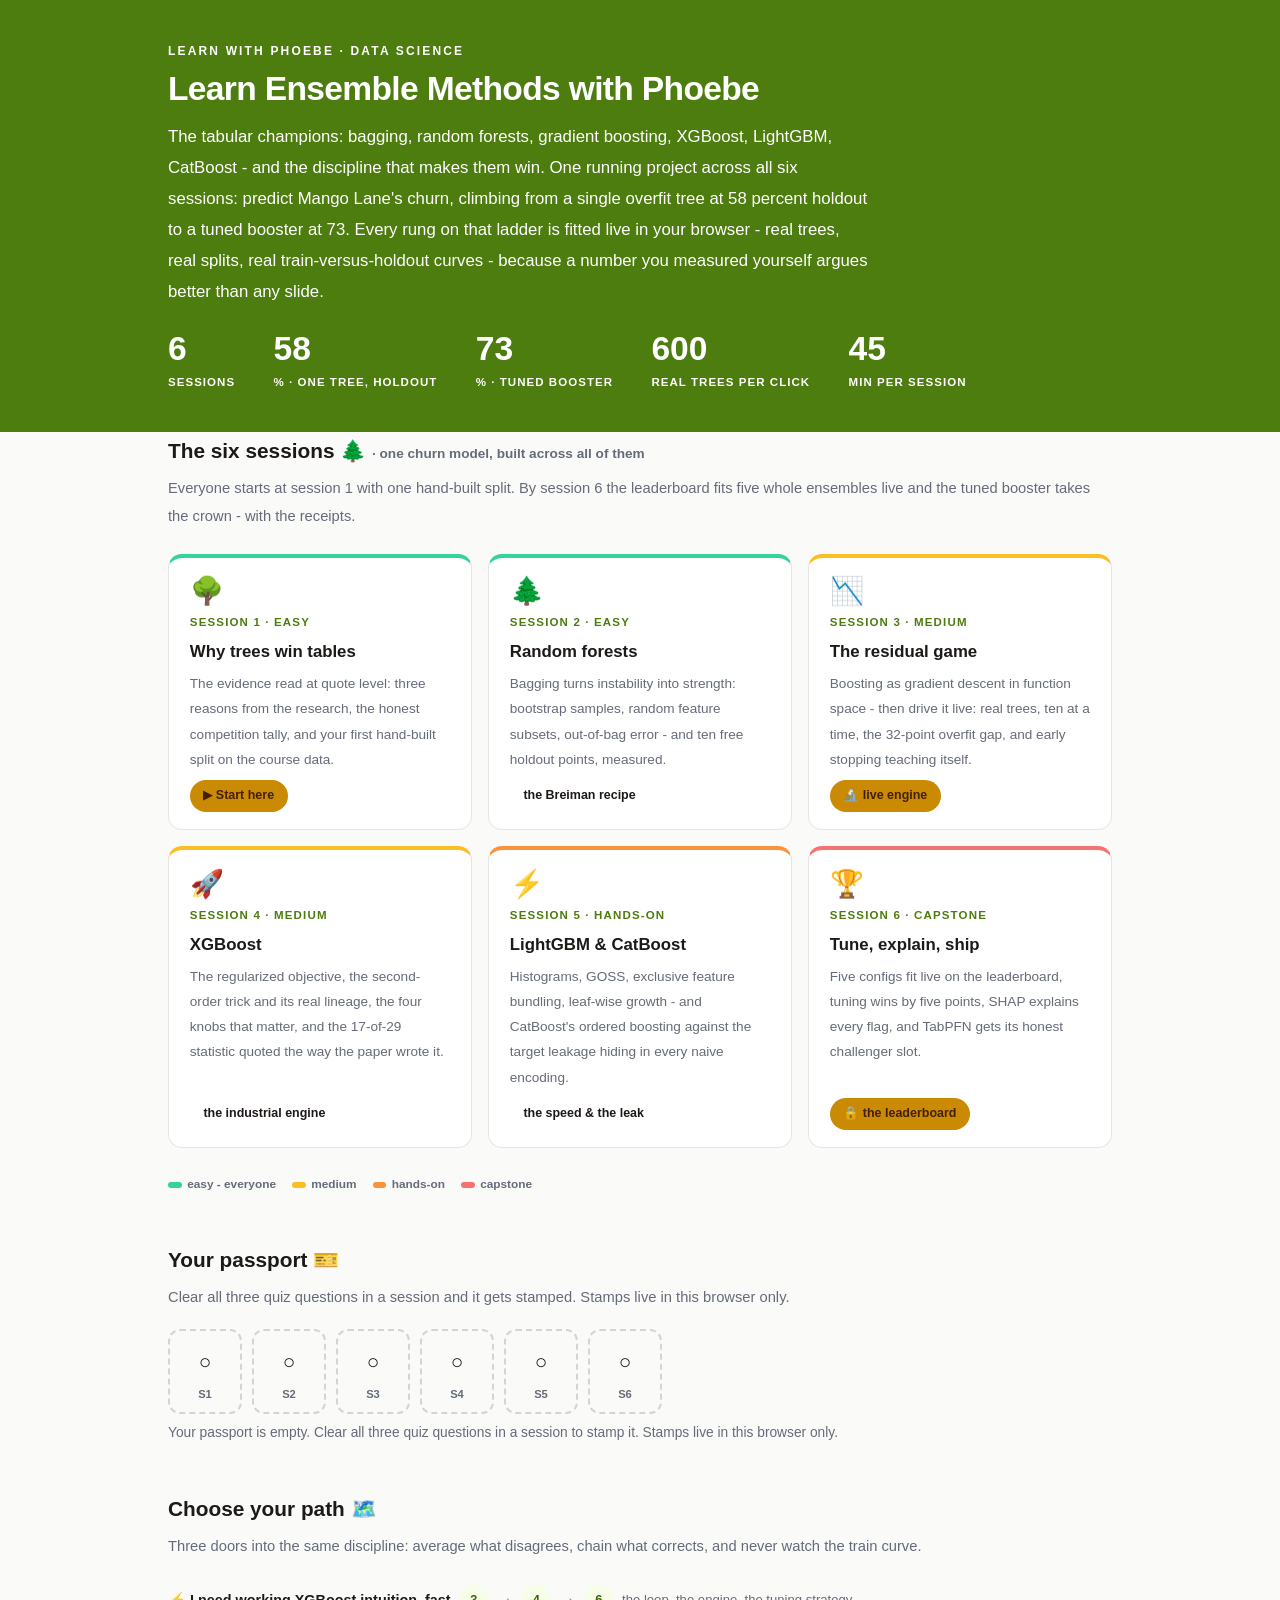
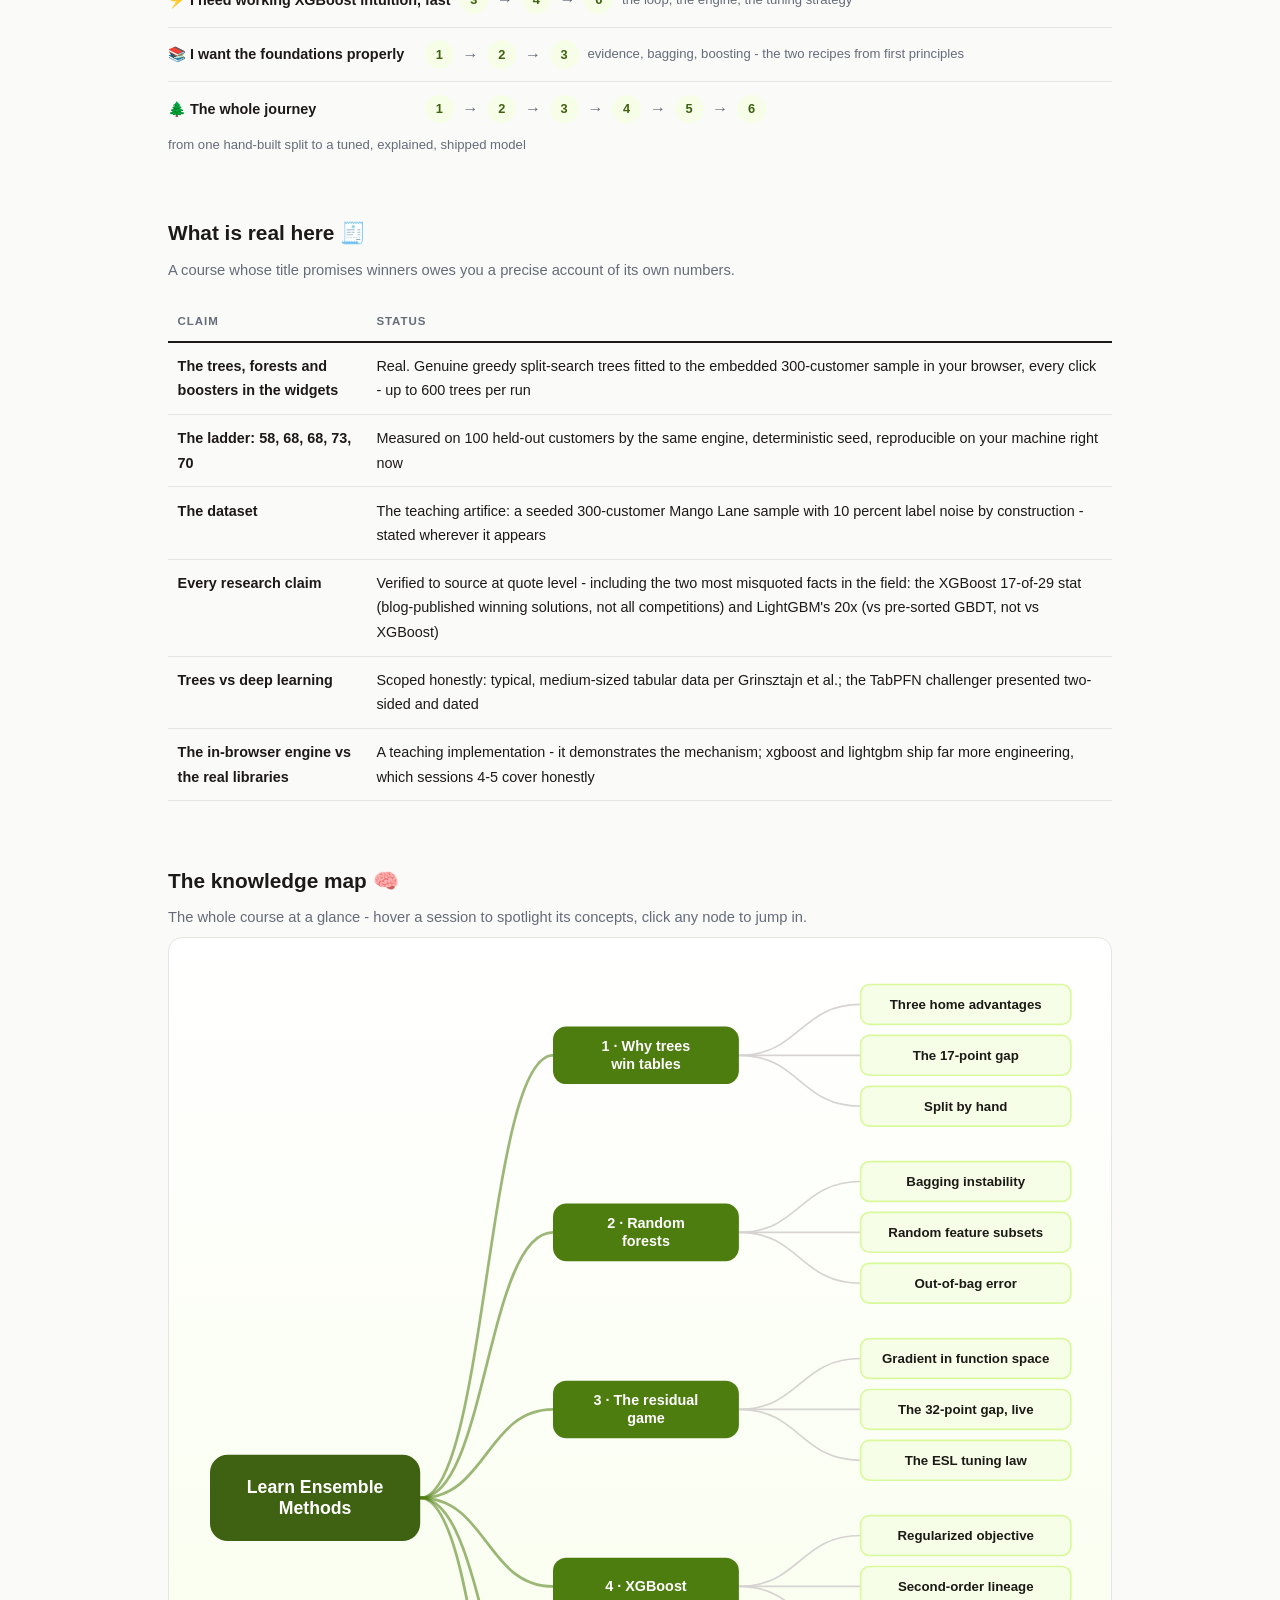
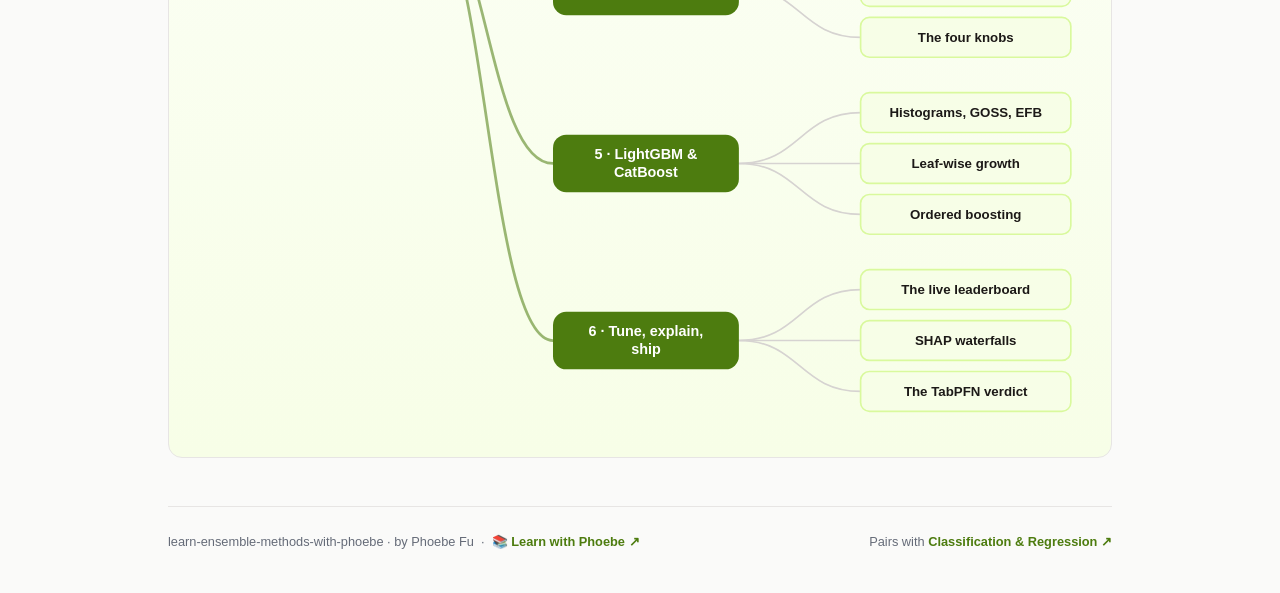
<file: index.html>
<!DOCTYPE html>
<html lang="en">
<head>
<meta charset="UTF-8">
<meta name="viewport" content="width=device-width, initial-scale=1.0">
<!-- social:start -->
<meta name="description" content="Six sessions on the tabular champions: bagging, random forests, gradient boosting, XGBoost, LightGBM, CatBoost, SHAP - with real trees fitted live in your browser. Climb from one overfit tree at 58% to a tuned booster at 73%, measured. Free, by Phoebe Fu.">
<meta property="og:type" content="website">
<meta property="og:site_name" content="Learn with Phoebe">
<meta property="og:title" content="Learn Ensemble Methods with Phoebe">
<meta property="og:description" content="Bagging, boosting, XGBoost, LightGBM - with real trees fitted live in your browser. 58% to 73%, measured.">
<meta property="og:url" content="https://phoebefu6.github.io/learn-ensemble-methods-with-phoebe/">
<meta property="og:image" content="https://phoebefu6.github.io/learn-ensemble-methods-with-phoebe/assets/og-cover.png">
<meta name="twitter:card" content="summary_large_image">
<meta name="twitter:title" content="Learn Ensemble Methods with Phoebe">
<meta name="twitter:description" content="The tabular champions, with real trees fitted live in your browser.">
<meta name="twitter:image" content="https://phoebefu6.github.io/learn-ensemble-methods-with-phoebe/assets/og-cover.png">
<!-- social:end -->
<title>Learn Ensemble Methods with Phoebe</title>
<link rel="stylesheet" href="assets/style.css?v=24">
<style>

  .stats-row { display: flex; gap: 2.4rem; margin-top: 1.5rem; flex-wrap: wrap; }
  .stat b { display: block; font-size: 2.1rem; font-weight: 800; line-height: 1.05; font-variant-numeric: tabular-nums; }
  .stat span { font-size: .72rem; opacity: 1; text-transform: uppercase; letter-spacing: .09em; font-weight: 600; }

  .course-grid { display: grid; grid-template-columns: repeat(auto-fit, minmax(17rem, 1fr)); gap: 1rem; margin-top: 1.5rem; }
  .course-card {
    border: 1px solid var(--hairline);
    border-top: 4px solid var(--diff, var(--indigo));
    border-radius: var(--radius);
    padding: 1.2rem 1.3rem 1.1rem;
    display: flex;
    flex-direction: column;
    gap: .5rem;
    text-decoration: none;
    color: var(--ink);
    background: #fff;
    transition: box-shadow .15s ease, border-color .15s ease, transform .15s ease;
    position: relative;
  }
  .course-card:hover { border-color: var(--indigo-soft); border-top-color: var(--diff, var(--indigo)); box-shadow: 0 8px 28px rgba(77,124,15,.14); transform: translateY(-3px); }
  .course-card .cicon { font-size: 1.7rem; line-height: 1; }
  .course-card .cnum { font-size: .72rem; font-weight: 700; color: var(--indigo); text-transform: uppercase; letter-spacing: .1em; }
  .course-card h3 { font-size: 1.05rem; font-weight: 800; line-height: 1.3; }
  .course-card p { font-size: .85rem; color: var(--muted); flex: 1; }
  .course-card .meta { display: flex; gap: .4rem; flex-wrap: wrap; }

  .diff-legend { display: flex; gap: 1rem; margin-top: 1.6rem; font-size: .74rem; color: var(--muted); font-weight: 600; flex-wrap: wrap; }
  .diff-legend i { display: inline-block; width: .85rem; height: .35rem; border-radius: 999px; margin-right: .35rem; vertical-align: middle; }

  .paths { margin-top: 2.6rem; }
  .paths h2 { font-size: 1.3rem; font-weight: 800; margin-bottom: .3rem; }
  .paths .plede { color: var(--muted); font-size: .92rem; margin-bottom: .8rem; }
  .path { display: flex; gap: .55rem; align-items: center; padding: .75rem 0; border-bottom: .5px solid var(--hairline); flex-wrap: wrap; }
  .path:last-child { border-bottom: none; }
  .path b { min-width: 15.5rem; font-size: .9rem; }
  .path .pstep { background: var(--indigo-50); color: var(--indigo-deep); border-radius: 999px; padding: .16rem .68rem; font-weight: 700; font-size: .8rem; text-decoration: none; transition: all .12s ease; }
  .path .pstep:hover { background: var(--indigo); color: #fff; }
  .path .parr { color: var(--muted); font-weight: 700; }

  .mm-section { margin-top: 1.6rem; }
  .mm-section h2 { font-size: 1.3rem; font-weight: 800; margin-bottom: .2rem; }
  .mm-section .mm-lede { color: var(--muted); font-size: .92rem; margin-bottom: .4rem; }
  .mm-wrap { border: 1px solid var(--hairline); border-radius: var(--radius); background: linear-gradient(180deg,#fff,#F7FEE7); padding: .6rem; overflow-x: auto; }
  .mm-svg { width: 100%; height: auto; display: block; max-width: 60rem; margin: 0 auto; min-width: 34rem; }
  .mm-link { cursor: pointer; text-decoration: none; }
  .mm-node rect { transition: opacity .15s ease, filter .15s ease; }
  .mm-node text { pointer-events: none; }
  .mm-link:hover .mm-node rect { filter: brightness(1.06); }
  .mm-edge { transition: opacity .15s ease; }
</style>
</head>
<body>

<header class="masthead">
  <div class="wrap">
    <div class="eyebrow">Learn with Phoebe · Data Science</div>
    <h1>Learn <span class="accent">Ensemble Methods</span> with Phoebe</h1>
    <p class="sub">The tabular champions: bagging, random forests, gradient boosting, XGBoost, LightGBM, CatBoost - and the discipline that makes them win. One running project across all six sessions: predict Mango Lane's churn, climbing from a single overfit tree at 58 percent holdout to a tuned booster at 73. Every rung on that ladder is fitted live in your browser - real trees, real splits, real train-versus-holdout curves - because a number you measured yourself argues better than any slide.</p>
    <div class="stats-row">
      <div class="stat"><b data-count="6">6</b><span>sessions</span></div>
      <div class="stat"><b data-count="58">58</b><span>% · one tree, holdout</span></div>
      <div class="stat"><b data-count="73">73</b><span>% · tuned booster</span></div>
      <div class="stat"><b data-count="600">600</b><span>real trees per click</span></div>
      <div class="stat"><b data-count="45">45</b><span>min per session</span></div>
    </div>
  </div>
</header>

<main class="wrap">

  <section class="section">
    <div class="paths" style="margin-top:0">
      <h2>The six sessions 🌲 <span style="font-size:.85rem;font-weight:600;color:var(--muted)">· one churn model, built across all of them</span></h2>
      <p class="plede">Everyone starts at session 1 with one hand-built split. By session 6 the leaderboard fits five whole ensembles live and the tuned booster takes the crown - with the receipts.</p>
    </div>

    <div class="course-grid">
      <a class="course-card" href="courses/01-why-trees-win-tables.html" style="--diff:#34D399">
        <span class="cicon">🌳</span>
        <span class="cnum">Session 1 · easy</span>
        <h3>Why trees win tables</h3>
        <p>The evidence read at quote level: three reasons from the research, the honest competition tally, and your first hand-built split on the course data.</p>
        <span class="meta"><span class="pill amber">▶ Start here</span></span>
      </a>
      <a class="course-card" href="courses/02-random-forests.html" style="--diff:#34D399">
        <span class="cicon">🌲</span>
        <span class="cnum">Session 2 · easy</span>
        <h3>Random forests</h3>
        <p>Bagging turns instability into strength: bootstrap samples, random feature subsets, out-of-bag error - and ten free holdout points, measured.</p>
        <span class="meta"><span class="pill">the Breiman recipe</span></span>
      </a>
      <a class="course-card" href="courses/03-the-residual-game.html" style="--diff:#FBBF24">
        <span class="cicon">📉</span>
        <span class="cnum">Session 3 · medium</span>
        <h3>The residual game</h3>
        <p>Boosting as gradient descent in function space - then drive it live: real trees, ten at a time, the 32-point overfit gap, and early stopping teaching itself.</p>
        <span class="meta"><span class="pill amber">🔬 live engine</span></span>
      </a>
      <a class="course-card" href="courses/04-xgboost.html" style="--diff:#FBBF24">
        <span class="cicon">🚀</span>
        <span class="cnum">Session 4 · medium</span>
        <h3>XGBoost</h3>
        <p>The regularized objective, the second-order trick and its real lineage, the four knobs that matter, and the 17-of-29 statistic quoted the way the paper wrote it.</p>
        <span class="meta"><span class="pill">the industrial engine</span></span>
      </a>
      <a class="course-card" href="courses/05-lightgbm-and-catboost.html" style="--diff:#FB923C">
        <span class="cicon">⚡</span>
        <span class="cnum">Session 5 · hands-on</span>
        <h3>LightGBM &amp; CatBoost</h3>
        <p>Histograms, GOSS, exclusive feature bundling, leaf-wise growth - and CatBoost's ordered boosting against the target leakage hiding in every naive encoding.</p>
        <span class="meta"><span class="pill">the speed &amp; the leak</span></span>
      </a>
      <a class="course-card" href="courses/06-tune-explain-ship.html" style="--diff:#F87171">
        <span class="cicon">🏆</span>
        <span class="cnum">Session 6 · capstone</span>
        <h3>Tune, explain, ship</h3>
        <p>Five configs fit live on the leaderboard, tuning wins by five points, SHAP explains every flag, and TabPFN gets its honest challenger slot.</p>
        <span class="meta"><span class="pill amber">🔒 the leaderboard</span></span>
      </a>
    </div>

    <div class="diff-legend">
      <span><i style="background:#34D399"></i>easy - everyone</span>
      <span><i style="background:#FBBF24"></i>medium</span>
      <span><i style="background:#FB923C"></i>hands-on</span>
      <span><i style="background:#F87171"></i>capstone</span>
    </div>
  </section>

  <section class="section">
    <div class="paths" style="margin-top:0">
      <h2>Your passport 🎫</h2>
      <p class="plede">Clear all three quiz questions in a session and it gets stamped. Stamps live in this browser only.</p>
    </div>
    <div class="pp-strip"></div>
  </section>

  <section class="section">
    <div class="paths">
      <h2>Choose your path 🗺️</h2>
      <p class="plede">Three doors into the same discipline: average what disagrees, chain what corrects, and never watch the train curve.</p>
      <div class="path"><b>⚡ I need working XGBoost intuition, fast</b>
        <a class="pstep" href="courses/03-the-residual-game.html">3</a><span class="parr">→</span>
        <a class="pstep" href="courses/04-xgboost.html">4</a><span class="parr">→</span>
        <a class="pstep" href="courses/06-tune-explain-ship.html">6</a>
        <span style="font-size:.82rem;color:var(--muted)">the loop, the engine, the tuning strategy</span>
      </div>
      <div class="path"><b>📚 I want the foundations properly</b>
        <a class="pstep" href="courses/01-why-trees-win-tables.html">1</a><span class="parr">→</span>
        <a class="pstep" href="courses/02-random-forests.html">2</a><span class="parr">→</span>
        <a class="pstep" href="courses/03-the-residual-game.html">3</a>
        <span style="font-size:.82rem;color:var(--muted)">evidence, bagging, boosting - the two recipes from first principles</span>
      </div>
      <div class="path"><b>🌲 The whole journey</b>
        <a class="pstep" href="courses/01-why-trees-win-tables.html">1</a><span class="parr">→</span>
        <a class="pstep" href="courses/02-random-forests.html">2</a><span class="parr">→</span>
        <a class="pstep" href="courses/03-the-residual-game.html">3</a><span class="parr">→</span>
        <a class="pstep" href="courses/04-xgboost.html">4</a><span class="parr">→</span>
        <a class="pstep" href="courses/05-lightgbm-and-catboost.html">5</a><span class="parr">→</span>
        <a class="pstep" href="courses/06-tune-explain-ship.html">6</a>
        <span style="font-size:.82rem;color:var(--muted)">from one hand-built split to a tuned, explained, shipped model</span>
      </div>
    </div>
  </section>

  <section class="section">
    <div class="paths" style="margin-top:0">
      <h2>What is real here 🧾</h2>
      <p class="plede">A course whose title promises winners owes you a precise account of its own numbers.</p>
    </div>
    <table class="clean">
      <tr><th>Claim</th><th>Status</th></tr>
      <tr><td>The trees, forests and boosters in the widgets</td><td>Real. Genuine greedy split-search trees fitted to the embedded 300-customer sample in your browser, every click - up to 600 trees per run</td></tr>
      <tr><td>The ladder: 58, 68, 68, 73, 70</td><td>Measured on 100 held-out customers by the same engine, deterministic seed, reproducible on your machine right now</td></tr>
      <tr><td>The dataset</td><td>The teaching artifice: a seeded 300-customer Mango Lane sample with 10 percent label noise by construction - stated wherever it appears</td></tr>
      <tr><td>Every research claim</td><td>Verified to source at quote level - including the two most misquoted facts in the field: the XGBoost 17-of-29 stat (blog-published winning solutions, not all competitions) and LightGBM's 20x (vs pre-sorted GBDT, not vs XGBoost)</td></tr>
      <tr><td>Trees vs deep learning</td><td>Scoped honestly: typical, medium-sized tabular data per Grinsztajn et al.; the TabPFN challenger presented two-sided and dated</td></tr>
      <tr><td>The in-browser engine vs the real libraries</td><td>A teaching implementation - it demonstrates the mechanism; xgboost and lightgbm ship far more engineering, which sessions 4-5 cover honestly</td></tr>
    </table>
  </section>

  <section class="section mm-section">
    <h2>The knowledge map 🧠</h2>
    <p class="mm-lede">The whole course at a glance - hover a session to spotlight its concepts, click any node to jump in.</p>
    <div class="mm-wrap"><div id="mindmap"></div></div>
  </section>

  <footer class="pagefoot">
    <span>learn-ensemble-methods-with-phoebe · by Phoebe Fu &nbsp;·&nbsp; 📚 <a href="https://phoebefu6.github.io/learn-with-phoebe/">Learn with Phoebe ↗</a></span>
    <span>Pairs with <a href="https://phoebefu6.github.io/learn-classification-regression-with-phoebe/">Classification &amp; Regression ↗</a></span>
  </footer>

</main>

<script>
window.MINDMAP_DATA = {
  "title": "Learn Ensemble\nMethods",
  "centerColor": "#3F6212",
  "sessions": [
    {
      "label": "Why trees\nwin tables",
      "href": "courses/01-why-trees-win-tables.html",
      "color": "#34D399",
      "concepts": [
        { "label": "Three home advantages", "href": "courses/01-why-trees-win-tables.html" },
        { "label": "The 17-point gap", "href": "courses/01-why-trees-win-tables.html" },
        { "label": "Split by hand", "href": "courses/01-why-trees-win-tables.html" }
      ]
    },
    {
      "label": "Random\nforests",
      "href": "courses/02-random-forests.html",
      "color": "#34D399",
      "concepts": [
        { "label": "Bagging instability", "href": "courses/02-random-forests.html" },
        { "label": "Random feature subsets", "href": "courses/02-random-forests.html" },
        { "label": "Out-of-bag error", "href": "courses/02-random-forests.html" }
      ]
    },
    {
      "label": "The residual\ngame",
      "href": "courses/03-the-residual-game.html",
      "color": "#FBBF24",
      "concepts": [
        { "label": "Gradient in function space", "href": "courses/03-the-residual-game.html" },
        { "label": "The 32-point gap, live", "href": "courses/03-the-residual-game.html" },
        { "label": "The ESL tuning law", "href": "courses/03-the-residual-game.html" }
      ]
    },
    {
      "label": "XGBoost",
      "href": "courses/04-xgboost.html",
      "color": "#FBBF24",
      "concepts": [
        { "label": "Regularized objective", "href": "courses/04-xgboost.html" },
        { "label": "Second-order lineage", "href": "courses/04-xgboost.html" },
        { "label": "The four knobs", "href": "courses/04-xgboost.html" }
      ]
    },
    {
      "label": "LightGBM &\nCatBoost",
      "href": "courses/05-lightgbm-and-catboost.html",
      "color": "#FB923C",
      "concepts": [
        { "label": "Histograms, GOSS, EFB", "href": "courses/05-lightgbm-and-catboost.html" },
        { "label": "Leaf-wise growth", "href": "courses/05-lightgbm-and-catboost.html" },
        { "label": "Ordered boosting", "href": "courses/05-lightgbm-and-catboost.html" }
      ]
    },
    {
      "label": "Tune, explain,\nship",
      "href": "courses/06-tune-explain-ship.html",
      "color": "#F87171",
      "concepts": [
        { "label": "The live leaderboard", "href": "courses/06-tune-explain-ship.html" },
        { "label": "SHAP waterfalls", "href": "courses/06-tune-explain-ship.html" },
        { "label": "The TabPFN verdict", "href": "courses/06-tune-explain-ship.html" }
      ]
    }
  ]
};
</script>
<script src="assets/mindmap.js?v=1"></script>
<script src="assets/app.js?v=21"></script>
</body>
</html>
</file>
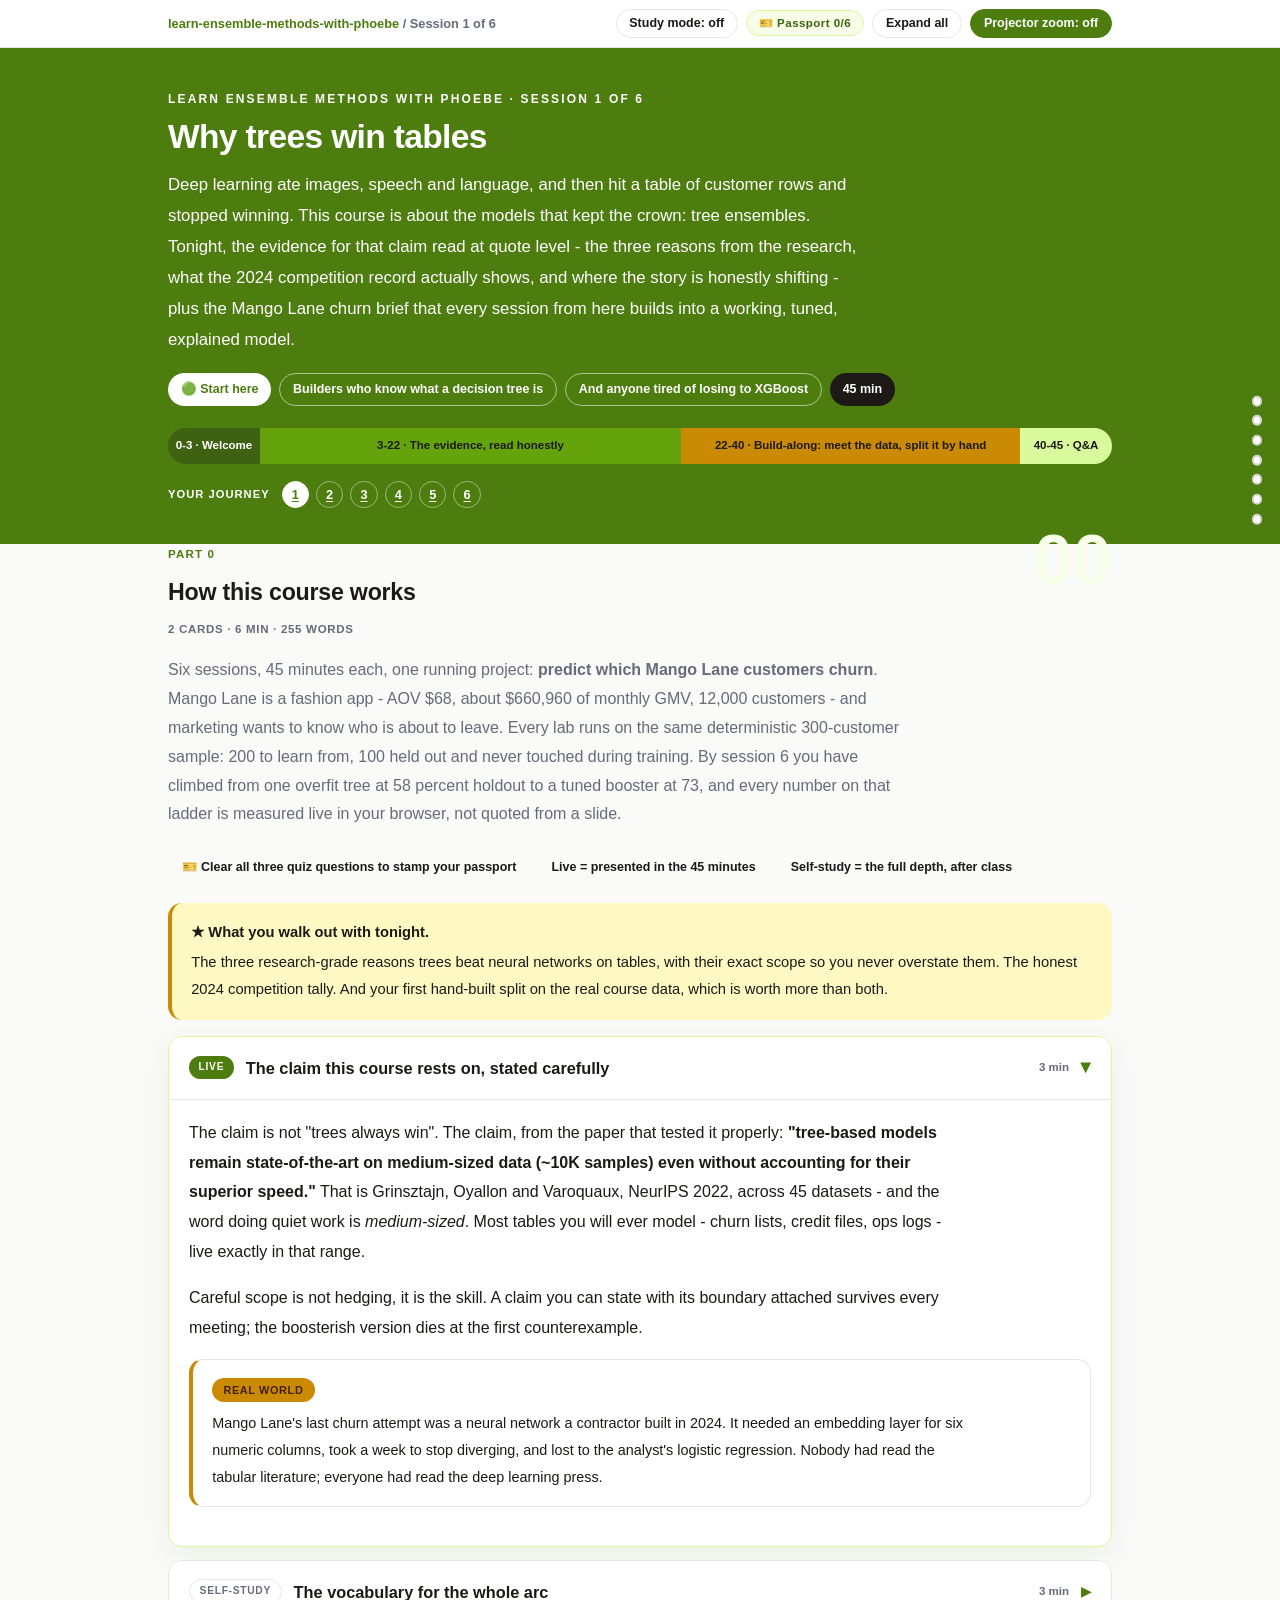
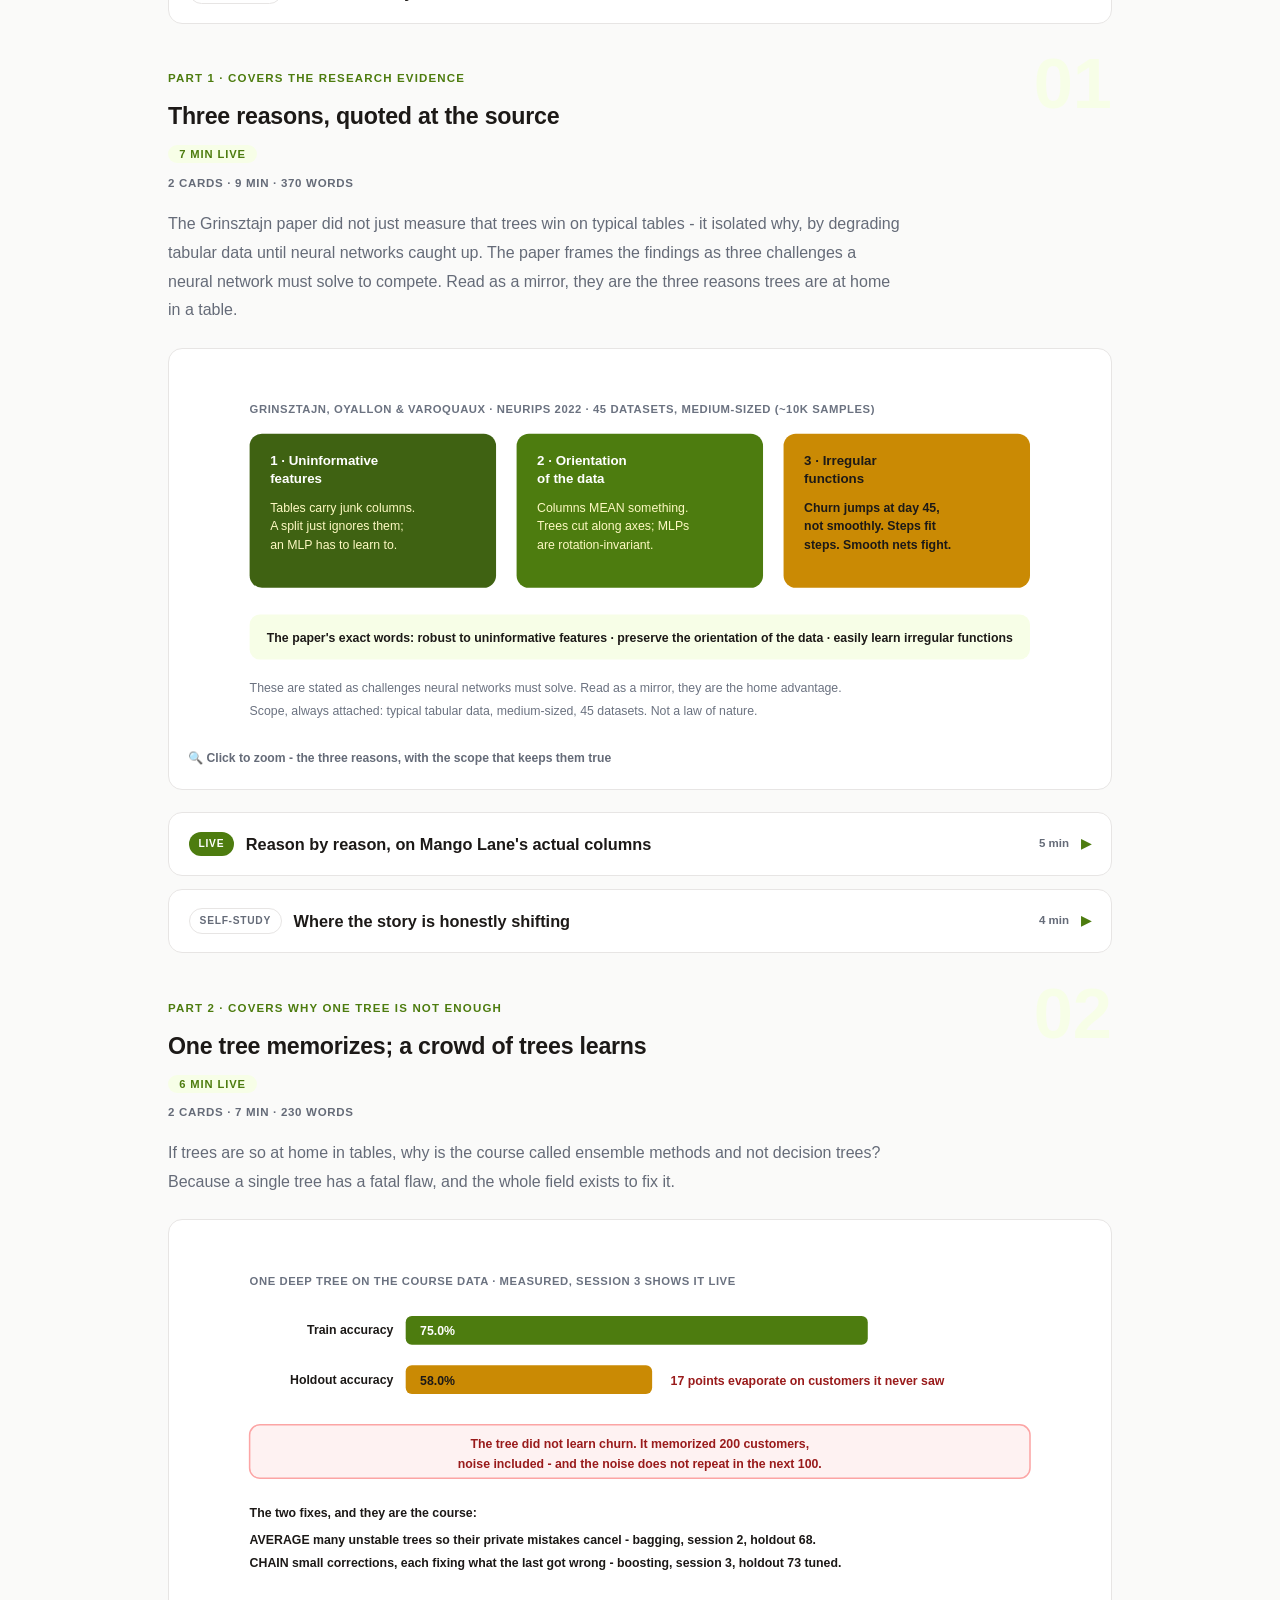
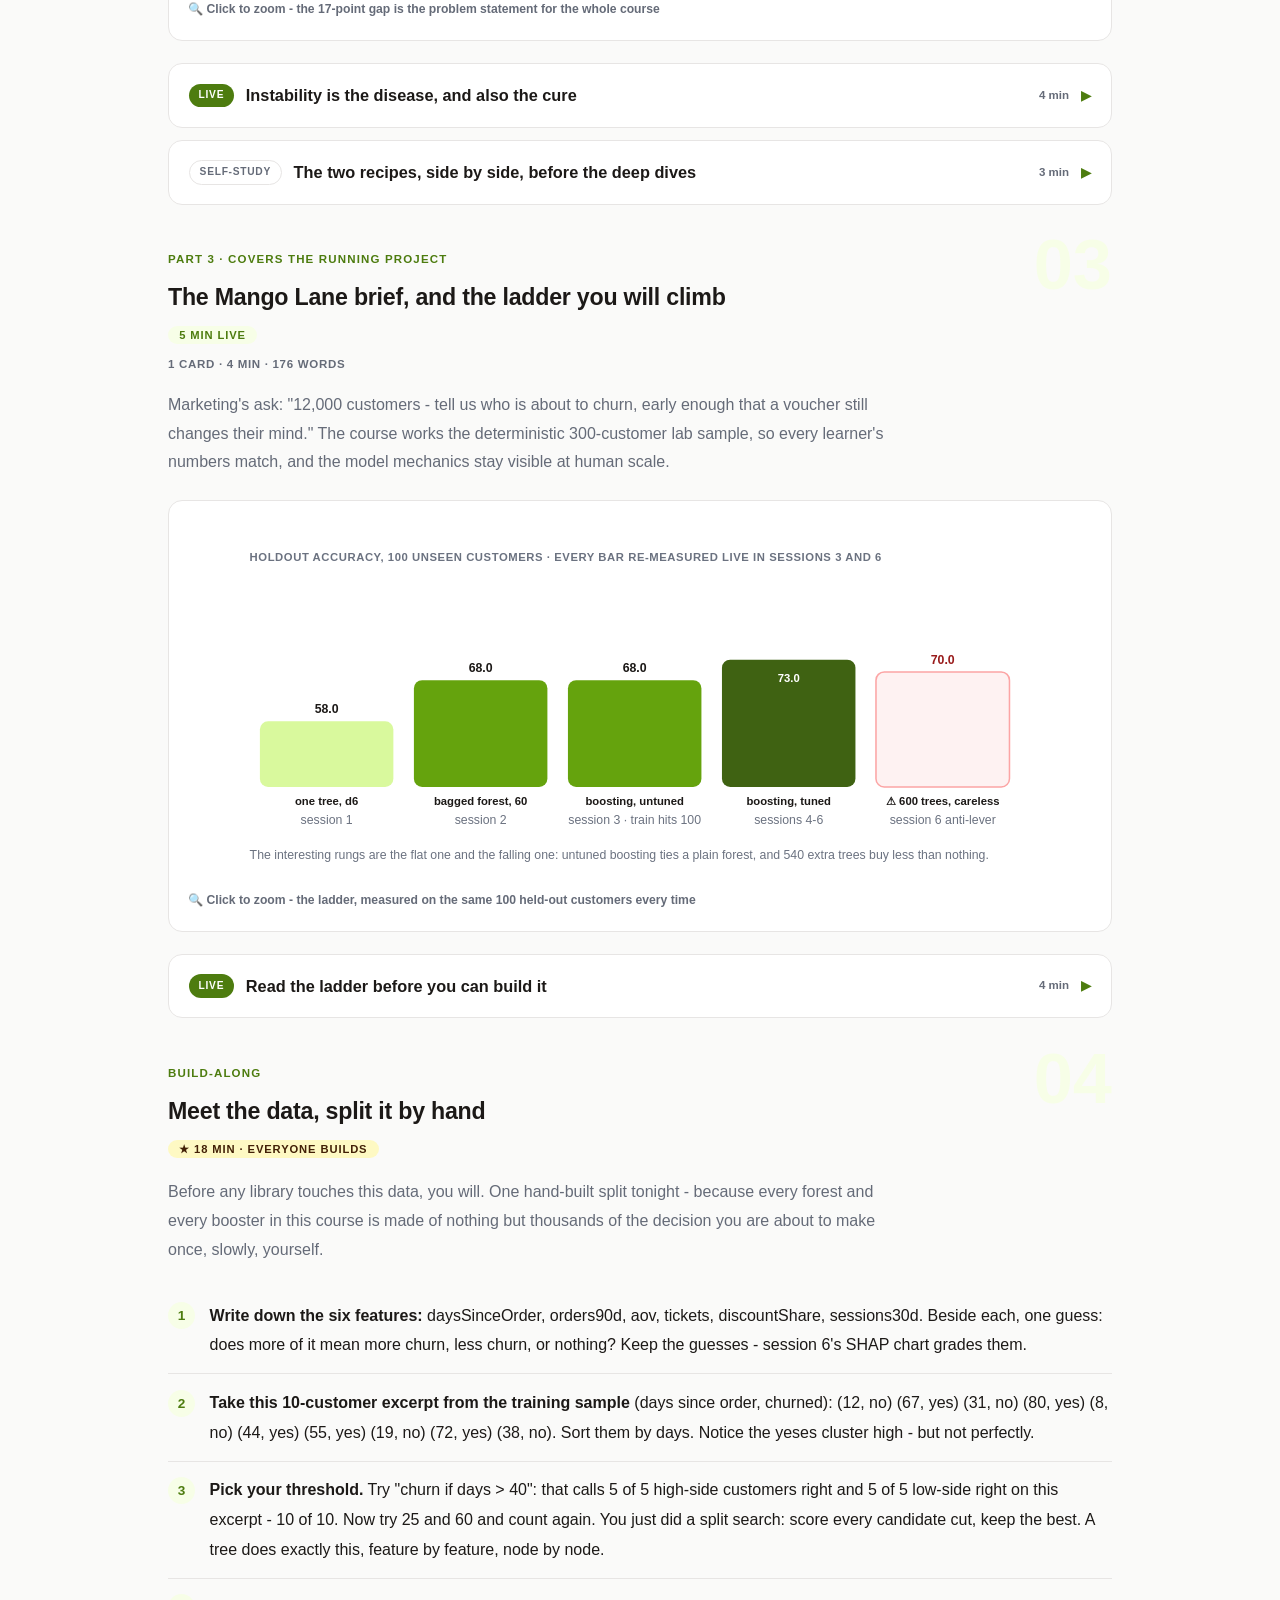
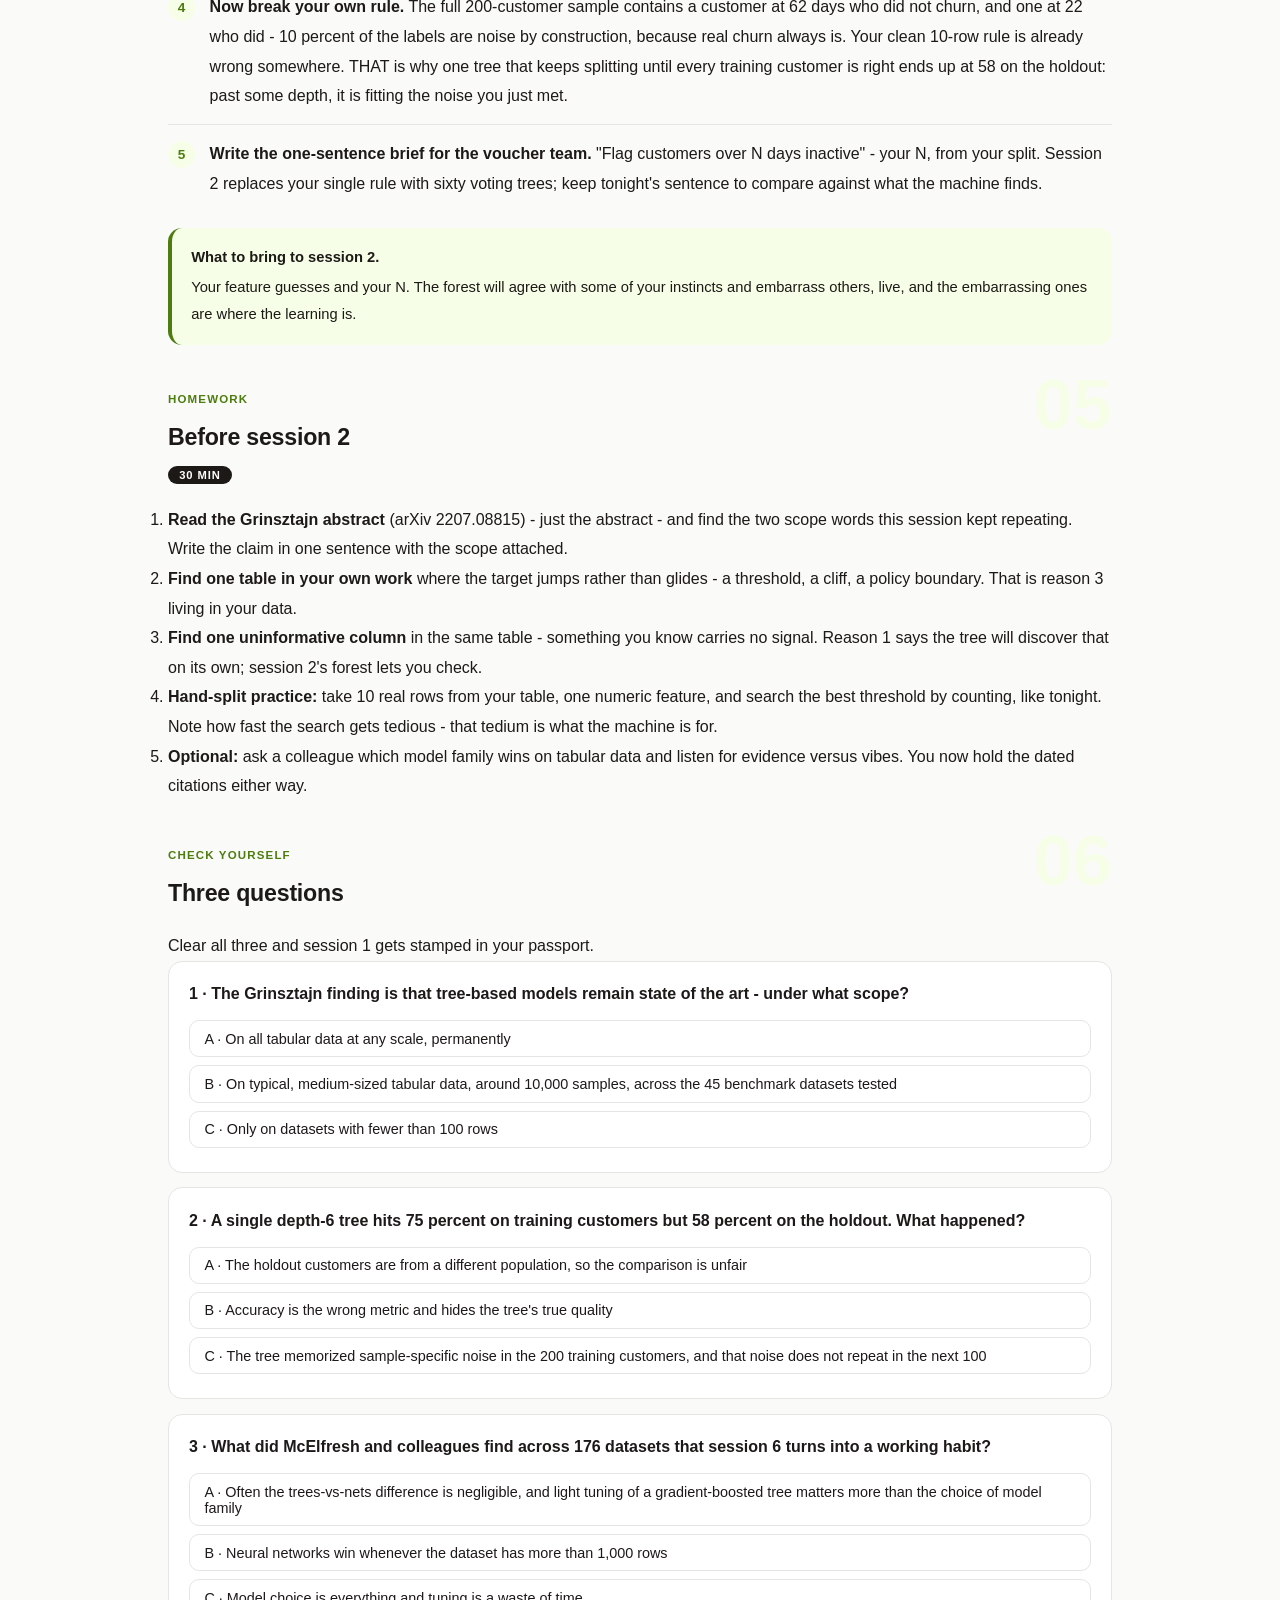
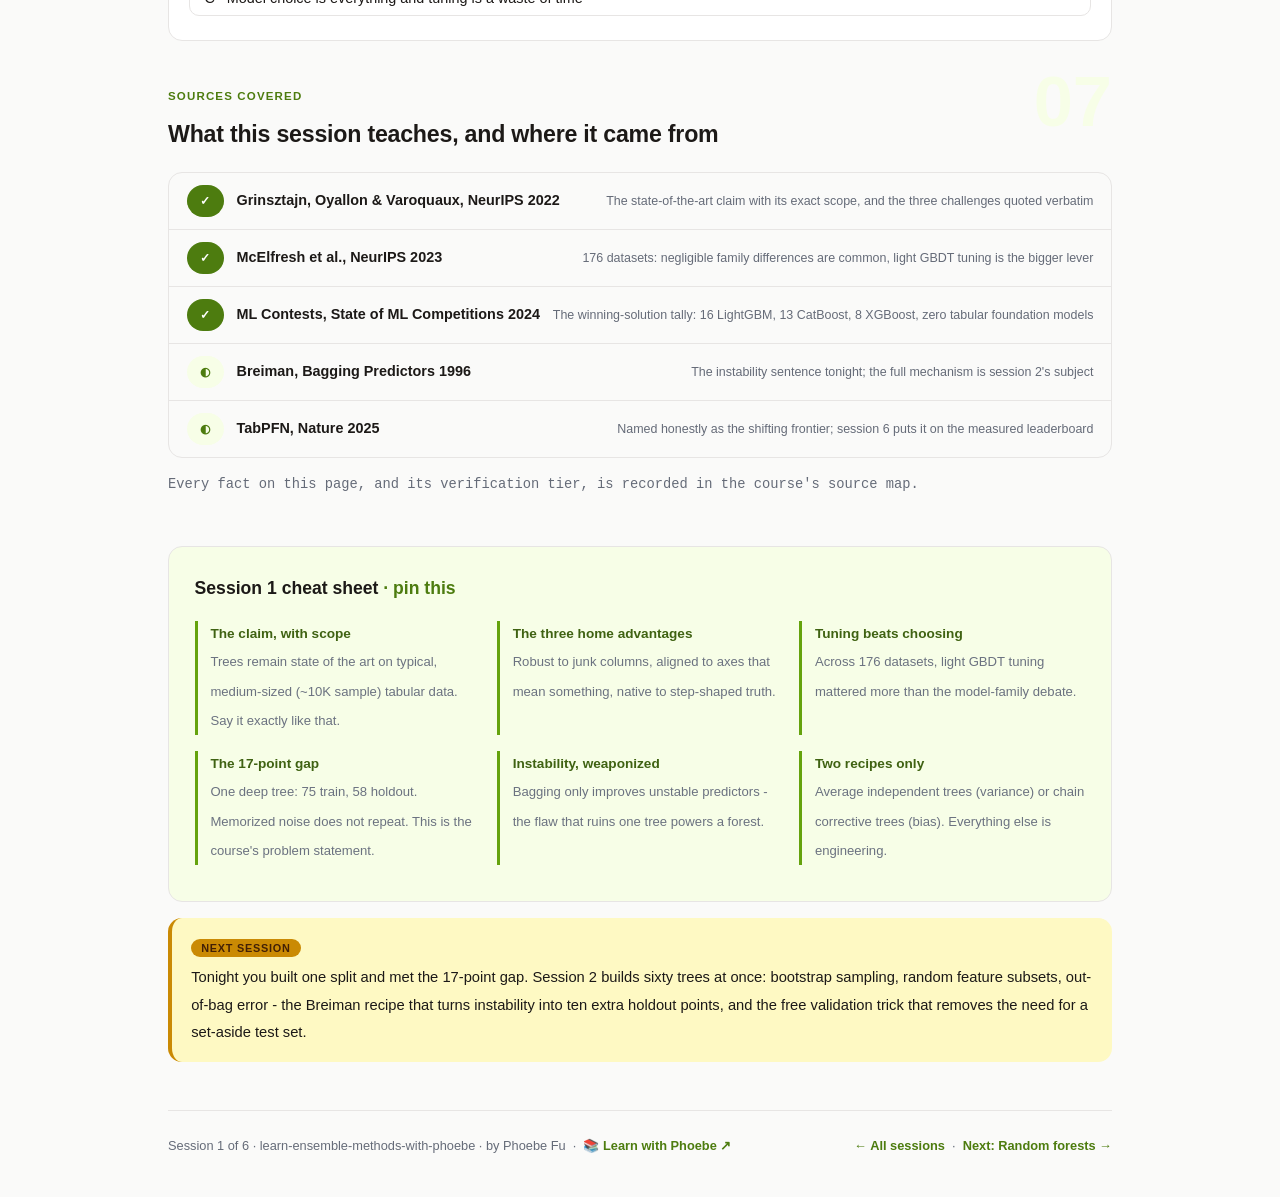
<file: courses/01-why-trees-win-tables.html>
<!DOCTYPE html>
<html lang="en">
<head>
<meta charset="UTF-8">
<meta name="viewport" content="width=device-width, initial-scale=1.0">
<!-- social:start -->
<meta name="description" content="Session 1 of 6. Why tree ensembles still rule tabular data: the three reasons from the research, what the competition record actually shows, and the Mango Lane churn brief the whole course builds on.">
<meta property="og:type" content="article">
<meta property="og:site_name" content="Learn with Phoebe">
<meta property="og:title" content="Why trees win tables - learn ensemble methods with phoebe">
<meta property="og:description" content="Session 1 of 6. The evidence for tree ensembles on tabular data, read honestly, and the churn brief the course builds on.">
<meta property="og:url" content="https://phoebefu6.github.io/learn-ensemble-methods-with-phoebe/courses/01-why-trees-win-tables.html">
<meta property="og:image" content="https://phoebefu6.github.io/learn-ensemble-methods-with-phoebe/assets/og-cover.png">
<meta property="og:image:width" content="1200">
<meta property="og:image:height" content="630">
<meta name="twitter:card" content="summary_large_image">
<meta name="twitter:title" content="Why trees win tables - learn ensemble methods with phoebe">
<meta name="twitter:description" content="Session 1 of 6. The evidence for tree ensembles on tabular data, read honestly.">
<meta name="twitter:image" content="https://phoebefu6.github.io/learn-ensemble-methods-with-phoebe/assets/og-cover.png">
<!-- social:end -->
<title>Session 1 · Why trees win tables - learn ensemble methods with phoebe</title>
<link rel="stylesheet" href="../assets/style.css?v=23">
</head>
<body>

<div class="toolbar">
  <div class="wrap">
    <span class="crumb"><a href="../index.html">learn-ensemble-methods-with-phoebe</a> / Session 1 of 6</span>
    <button class="btn" id="toggle-all" type="button">Expand all</button>
    <button class="btn primary" id="zoom-toggle" type="button">Projector zoom: off</button>
  </div>
</div>

<header class="masthead">
  <div class="wrap">
    <div class="eyebrow">Learn Ensemble Methods with Phoebe · Session 1 of 6</div>
    <h1>Why trees <span class="accent">win tables</span></h1>
    <p class="sub">Deep learning ate images, speech and language, and then hit a table of customer rows and stopped winning. This course is about the models that kept the crown: tree ensembles. Tonight, the evidence for that claim read at quote level - the three reasons from the research, what the 2024 competition record actually shows, and where the story is honestly shifting - plus the Mango Lane churn brief that every session from here builds into a working, tuned, explained model.</p>
    <div class="chip-row">
      <span class="chip level">🟢 Start here</span>
      <span class="chip audience">Builders who know what a decision tree is</span>
      <span class="chip audience">And anyone tired of losing to XGBoost</span>
      <span class="chip time">45 min</span>
    </div>
    <div class="agenda">
      <span class="a1" style="flex:1">0-3 · Welcome</span>
      <span class="a2" style="flex:5">3-22 · The evidence, read honestly</span>
      <span class="a3" style="flex:4">22-40 · Build-along: meet the data, split it by hand</span>
      <span class="a4" style="flex:1">40-45 · Q&amp;A</span>
    </div>
  </div>
</header>

<main class="wrap">

  <!-- ============ INTRO ============ -->
  <section class="section" id="intro">
    <div class="section-kicker">
      <span class="klabel">Part 0</span>
      <h2>How this course works</h2>
    </div>
    <p class="lede">Six sessions, 45 minutes each, one running project: <strong>predict which Mango Lane customers churn</strong>. Mango Lane is a fashion app - AOV $68, about $660,960 of monthly GMV, 12,000 customers - and marketing wants to know who is about to leave. Every lab runs on the same deterministic 300-customer sample: 200 to learn from, 100 held out and never touched during training. By session 6 you have climbed from one overfit tree at 58 percent holdout to a tuned booster at 73, and every number on that ladder is measured live in your browser, not quoted from a slide.</p>

    <div class="legend">
      <span class="pill">🎫 Clear all three quiz questions to stamp your passport</span>
      <span class="pill">Live = presented in the 45 minutes</span>
      <span class="pill">Self-study = the full depth, after class</span>
    </div>

    <div class="callout win">
      <p><strong>★ What you walk out with tonight.</strong> The three research-grade reasons trees beat neural networks on tables, with their exact scope so you never overstate them. The honest 2024 competition tally. And your first hand-built split on the real course data, which is worth more than both.</p>
    </div>

    <details class="card" open>
      <summary><span class="mode live">Live</span>The claim this course rests on, stated carefully<span class="mini">3 min</span><span class="caret">▶</span></summary>
      <div class="body">
        <p>The claim is not "trees always win". The claim, from the paper that tested it properly: <strong>"tree-based models remain state-of-the-art on medium-sized data (~10K samples) even without accounting for their superior speed."</strong> That is Grinsztajn, Oyallon and Varoquaux, NeurIPS 2022, across 45 datasets - and the word doing quiet work is <em>medium-sized</em>. Most tables you will ever model - churn lists, credit files, ops logs - live exactly in that range.</p>
        <p>Careful scope is not hedging, it is the skill. A claim you can state with its boundary attached survives every meeting; the boosterish version dies at the first counterexample.</p>
        <div class="callout example">
          <span class="ex-pill">Real world</span>
          <p>Mango Lane's last churn attempt was a neural network a contractor built in 2024. It needed an embedding layer for six numeric columns, took a week to stop diverging, and lost to the analyst's logistic regression. Nobody had read the tabular literature; everyone had read the deep learning press.</p>
        </div>
      </div>
    </details>

    <details class="card">
      <summary><span class="mode self">Self-study</span>The vocabulary for the whole arc<span class="mini">3 min</span><span class="caret">▶</span></summary>
      <div class="body">
        <ul>
          <li><strong>Ensemble</strong> - many weak-ish models combined into one strong one. The two great recipes: average independent models (bagging, session 2) or chain corrective models (boosting, session 3).</li>
          <li><strong>Variance</strong> - how much your model changes if the training sample changes. Deep single trees are high-variance: perturb the data, get a different tree. Averaging attacks variance.</li>
          <li><strong>Bias</strong> - error from the model being too simple to express the truth. Boosting attacks bias, one small correction at a time.</li>
          <li><strong>Holdout</strong> - the 100 customers the model never sees while learning. Every honest number in this course is a holdout number; every seductive number is a train number.</li>
        </ul>
      </div>
    </details>
  </section>

  <!-- ============ PART 1 ============ -->
  <section class="section" id="part-1">
    <div class="section-kicker">
      <span class="klabel">Part 1 · covers the research evidence</span>
      <h2>Three reasons, quoted at the source</h2>
      <span class="tag concept">7 min live</span>
    </div>
    <p class="lede">The Grinsztajn paper did not just measure that trees win on typical tables - it isolated why, by degrading tabular data until neural networks caught up. The paper frames the findings as three challenges a neural network must solve to compete. Read as a mirror, they are the three reasons trees are at home in a table.</p>

    <figure class="zoomable">
      <svg viewBox="0 0 880 360" xmlns="http://www.w3.org/2000/svg" role="img" aria-label="The three reasons tree ensembles beat neural networks on typical tabular data, from Grinsztajn et al. 2022">
        <style>
          .e1aH { font: 700 13px Inter, sans-serif; fill: #fff; }
          .e1aB { font: 400 12px Inter, sans-serif; fill: #FEF9C3; }
          .e1aK { font: 700 12px Inter, sans-serif; fill: #1C1917; }
          .e1aN { font: 400 12px Inter, sans-serif; fill: #6B7280; }
          .e1aT { font: 700 11px Inter, sans-serif; fill: #6B7280; letter-spacing: .05em; }
        </style>
        <text class="e1aT" x="60" y="44">GRINSZTAJN, OYALLON &amp; VAROQUAUX · NEURIPS 2022 · 45 DATASETS, MEDIUM-SIZED (~10K SAMPLES)</text>
        <rect x="60" y="64" width="240" height="150" rx="12" fill="#3F6212"/>
        <text class="e1aH" x="80" y="94">1 · Uninformative</text>
        <text class="e1aH" x="80" y="112">features</text>
        <text class="e1aB" x="80" y="140">Tables carry junk columns.</text>
        <text class="e1aB" x="80" y="158">A split just ignores them;</text>
        <text class="e1aB" x="80" y="176">an MLP has to learn to.</text>
        <rect x="320" y="64" width="240" height="150" rx="12" fill="#4D7C0F"/>
        <text class="e1aH" x="340" y="94">2 · Orientation</text>
        <text class="e1aH" x="340" y="112">of the data</text>
        <text class="e1aB" x="340" y="140">Columns MEAN something.</text>
        <text class="e1aB" x="340" y="158">Trees cut along axes; MLPs</text>
        <text class="e1aB" x="340" y="176">are rotation-invariant.</text>
        <rect x="580" y="64" width="240" height="150" rx="12" fill="#CA8A04"/>
        <text class="e1aH" x="600" y="94" fill="#1C1917" style="fill:#1C1917">3 · Irregular</text>
        <text class="e1aH" x="600" y="112" fill="#1C1917" style="fill:#1C1917">functions</text>
        <text class="e1aK" x="600" y="140">Churn jumps at day 45,</text>
        <text class="e1aK" x="600" y="158">not smoothly. Steps fit</text>
        <text class="e1aK" x="600" y="176">steps. Smooth nets fight.</text>
        <rect x="60" y="240" width="760" height="44" rx="10" fill="#F7FEE7"/>
        <text class="e1aK" x="440" y="267" text-anchor="middle">The paper's exact words: robust to uninformative features · preserve the orientation of the data · easily learn irregular functions</text>
        <text class="e1aN" x="60" y="316">These are stated as challenges neural networks must solve. Read as a mirror, they are the home advantage.</text>
        <text class="e1aN" x="60" y="338">Scope, always attached: typical tabular data, medium-sized, 45 datasets. Not a law of nature.</text>
      </svg>
      <figcaption>🔍 Click to zoom - the three reasons, with the scope that keeps them true</figcaption>
    </figure>

    <details class="card">
      <summary><span class="mode live">Live</span>Reason by reason, on Mango Lane's actual columns<span class="mini">5 min</span><span class="caret">▶</span></summary>
      <div class="body">
        <p>The course dataset has six features: days since last order, orders in 90 days, average order value, support tickets, discount share, sessions in 30 days. Watch the three reasons land on it:</p>
        <ul>
          <li><strong>Uninformative features.</strong> Average order value turns out to carry almost no churn signal here. A tree simply never splits on it. A neural network spends capacity learning to ignore it, and on 200 training rows there is no capacity to spare.</li>
          <li><strong>Orientation.</strong> "Days since last order over 45" is a meaningful statement about a real column. A rotated mixture of days-and-ticket-counts is meaningless - and tabular data is full of such axis-aligned meaning. Trees cut along axes by construction; the paper shows rotating the data destroys the tree advantage, which proves the advantage was the orientation.</li>
          <li><strong>Irregular functions.</strong> Churn risk does not glide upward with inactivity - it steps: fine at 30 days, gone at 50. A tree IS a step function. A smooth network has to contort to make a cliff.</li>
        </ul>
        <div class="callout tip">
          <p><strong>The second paper that keeps you honest.</strong> McElfresh and colleagues re-ran the question at 176 datasets and 19 algorithms in 2023 and found something less romantic: on a surprisingly high number of datasets the tree-vs-net difference is negligible, and <strong>light hyperparameter tuning on a gradient-boosted tree matters more than which model family you chose</strong>. Session 6 turns that finding into your working habit.</p>
        </div>
      </div>
    </details>

    <details class="card">
      <summary><span class="mode self">Self-study</span>Where the story is honestly shifting<span class="mini">4 min</span><span class="caret">▶</span></summary>
      <div class="body">
        <p>A course built on evidence has to show you the newest evidence even when it complicates the title. Two dated facts, both real:</p>
        <ul>
          <li><strong>Benchmarks, 2025:</strong> TabPFN, a tabular foundation model published in Nature, "outperforms all previous methods on datasets with up to 10,000 samples by a wide margin" - in 2.8 seconds, against baselines tuned for four hours. Its successor claims wins up to 50,000 rows, though those numbers are vendor-authored and not yet peer-reviewed.</li>
          <li><strong>Competitions, through 2024:</strong> among the year's winning solutions, 16 used LightGBM, 13 CatBoost, 8 XGBoost - and not one tabular foundation model appears. In the wild, where data is messy and stakes are real, the trees still cash the checks.</li>
        </ul>
        <p>Both facts, both dated, no side picked before the evidence settles. Session 6 puts TabPFN on the same leaderboard as everything else and lets the measured numbers argue.</p>
      </div>
    </details>
  </section>

  <!-- ============ PART 2 ============ -->
  <section class="section" id="part-2">
    <div class="section-kicker">
      <span class="klabel">Part 2 · covers why one tree is not enough</span>
      <h2>One tree memorizes; a crowd of trees learns</h2>
      <span class="tag concept">6 min live</span>
    </div>
    <p class="lede">If trees are so at home in tables, why is the course called ensemble methods and not decision trees? Because a single tree has a fatal flaw, and the whole field exists to fix it.</p>

    <figure class="zoomable">
      <svg viewBox="0 0 880 340" xmlns="http://www.w3.org/2000/svg" role="img" aria-label="A single deep tree scores 75 percent on training data but 58 percent on holdout, while ensembles close the gap and raise the holdout score">
        <style>
          .e1bL { font: 600 12px Inter, sans-serif; fill: #1C1917; }
          .e1bV { font: 800 12px Inter, sans-serif; fill: #fff; }
          .e1bK { font: 700 12px Inter, sans-serif; fill: #1C1917; }
          .e1bN { font: 400 12px Inter, sans-serif; fill: #6B7280; }
          .e1bT { font: 700 11px Inter, sans-serif; fill: #6B7280; letter-spacing: .05em; }
          .e1bR { font: 800 12px Inter, sans-serif; fill: #991B1B; }
        </style>
        <text class="e1bT" x="60" y="44">ONE DEEP TREE ON THE COURSE DATA · MEASURED, SESSION 3 SHOWS IT LIVE</text>
        <text class="e1bL" x="200" y="92" text-anchor="end">Train accuracy</text>
        <rect x="212" y="74" width="450" height="28" rx="6" fill="#4D7C0F"/>
        <text class="e1bV" x="226" y="93">75.0%</text>
        <text class="e1bL" x="200" y="140" text-anchor="end">Holdout accuracy</text>
        <rect x="212" y="122" width="240" height="28" rx="6" fill="#CA8A04"/>
        <text class="e1bV" x="226" y="141" fill="#1C1917" style="fill:#1C1917">58.0%</text>
        <text class="e1bR" x="470" y="141">17 points evaporate on customers it never saw</text>
        <rect x="60" y="180" width="760" height="52" rx="10" fill="#FEF2F2" stroke="#FCA5A5" stroke-width="1.5"/>
        <text class="e1bR" x="440" y="203" text-anchor="middle">The tree did not learn churn. It memorized 200 customers,</text>
        <text class="e1bR" x="440" y="222" text-anchor="middle">noise included - and the noise does not repeat in the next 100.</text>
        <text class="e1bK" x="60" y="270">The two fixes, and they are the course:</text>
        <text class="e1bL" x="60" y="296">AVERAGE many unstable trees so their private mistakes cancel - bagging, session 2, holdout 68.</text>
        <text class="e1bL" x="60" y="318">CHAIN small corrections, each fixing what the last got wrong - boosting, session 3, holdout 73 tuned.</text>
      </svg>
      <figcaption>🔍 Click to zoom - the 17-point gap is the problem statement for the whole course</figcaption>
    </figure>

    <details class="card">
      <summary><span class="mode live">Live</span>Instability is the disease, and also the cure<span class="mini">4 min</span><span class="caret">▶</span></summary>
      <div class="body">
        <p>Leo Breiman named the mechanism in 1996, and his sentence is still the cleanest statement in the field: <strong>"The vital element is the instability of the prediction method. If perturbing the learning set can cause significant changes in the predictor constructed, then bagging can improve accuracy."</strong></p>
        <p>Deep trees are spectacularly unstable - move ten customers and the whole upper tree can reshape. That is exactly why averaging many of them works: each tree's private, sample-specific mistakes point in different directions, and directions that disagree cancel. Instability, which made one tree untrustworthy, is the raw material that makes a forest strong.</p>
        <div class="callout example">
          <span class="ex-pill">Real world</span>
          <p>This is also why bagging a bunch of logistic regressions barely helps: they are stable, so every copy makes the SAME mistakes, and averaging identical errors changes nothing. The cure only works on the disease.</p>
        </div>
      </div>
    </details>

    <details class="card">
      <summary><span class="mode self">Self-study</span>The two recipes, side by side, before the deep dives<span class="mini">3 min</span><span class="caret">▶</span></summary>
      <div class="body">
        <table class="clean">
          <tr><th>Question</th><th>Bagging (session 2)</th><th>Boosting (sessions 3-5)</th></tr>
          <tr><td>Trees are trained</td><td>Independently, in parallel</td><td>Sequentially, each on the last one's errors</td></tr>
          <tr><td>Attacks</td><td>Variance - averaging cancels noise</td><td>Bias - each round adds missing signal</td></tr>
          <tr><td>Tree size</td><td>Deep, unstable on purpose</td><td>Shallow, weak on purpose</td></tr>
          <tr><td>Combined by</td><td>Vote or average</td><td>Weighted sum, scaled by learning rate</td></tr>
          <tr><td>Overfits when</td><td>Rarely gets worse with more trees</td><td>More rounds keep polishing noise - session 3 shows it live</td></tr>
        </table>
        <p>Every named tool from here - random forest, XGBoost, LightGBM, CatBoost - is one of these two recipes plus engineering. Keep the two-row map and nothing in the field will surprise you.</p>
      </div>
    </details>
  </section>

  <!-- ============ PART 3 ============ -->
  <section class="section" id="part-3">
    <div class="section-kicker">
      <span class="klabel">Part 3 · covers the running project</span>
      <h2>The Mango Lane brief, and the ladder you will climb</h2>
      <span class="tag concept">5 min live</span>
    </div>
    <p class="lede">Marketing's ask: "12,000 customers - tell us who is about to churn, early enough that a voucher still changes their mind." The course works the deterministic 300-customer lab sample, so every learner's numbers match, and the model mechanics stay visible at human scale.</p>

    <figure class="zoomable">
      <svg viewBox="0 0 880 350" xmlns="http://www.w3.org/2000/svg" role="img" aria-label="The course ladder: single tree 58 percent holdout, forest 68, untuned boosting 68, tuned boosting 73, with 600-trees-forever falling back to 70">
        <style>
          .e1cL { font: 600 11px Inter, sans-serif; fill: #1C1917; }
          .e1cV { font: 800 12px Inter, sans-serif; fill: #1C1917; }
          .e1cW { font: 800 11px Inter, sans-serif; fill: #fff; }
          .e1cN { font: 400 12px Inter, sans-serif; fill: #6B7280; }
          .e1cT { font: 700 11px Inter, sans-serif; fill: #6B7280; letter-spacing: .05em; }
        </style>
        <text class="e1cT" x="60" y="40">HOLDOUT ACCURACY, 100 UNSEEN CUSTOMERS · EVERY BAR RE-MEASURED LIVE IN SESSIONS 3 AND 6</text>
        <rect x="70" y="196" width="130" height="64" rx="8" fill="#D9F99D"/>
        <text class="e1cV" x="135" y="188" text-anchor="middle">58.0</text>
        <text class="e1cL" x="135" y="278" text-anchor="middle">one tree, d6</text>
        <text class="e1cN" x="135" y="296" text-anchor="middle">session 1</text>
        <rect x="220" y="156" width="130" height="104" rx="8" fill="#65A30D"/>
        <text class="e1cV" x="285" y="148" text-anchor="middle">68.0</text>
        <text class="e1cL" x="285" y="278" text-anchor="middle">bagged forest, 60</text>
        <text class="e1cN" x="285" y="296" text-anchor="middle">session 2</text>
        <rect x="370" y="156" width="130" height="104" rx="8" fill="#65A30D"/>
        <text class="e1cV" x="435" y="148" text-anchor="middle">68.0</text>
        <text class="e1cL" x="435" y="278" text-anchor="middle">boosting, untuned</text>
        <text class="e1cN" x="435" y="296" text-anchor="middle">session 3 · train hits 100</text>
        <rect x="520" y="136" width="130" height="124" rx="8" fill="#3F6212"/>
        <text class="e1cW" x="585" y="158" text-anchor="middle">73.0</text>
        <text class="e1cL" x="585" y="278" text-anchor="middle">boosting, tuned</text>
        <text class="e1cN" x="585" y="296" text-anchor="middle">sessions 4-6</text>
        <rect x="670" y="148" width="130" height="112" rx="8" fill="#FEF2F2" stroke="#FCA5A5" stroke-width="1.5"/>
        <text class="e1cV" x="735" y="140" text-anchor="middle" fill="#991B1B" style="fill:#991B1B">70.0</text>
        <text class="e1cL" x="735" y="278" text-anchor="middle">⚠ 600 trees, careless</text>
        <text class="e1cN" x="735" y="296" text-anchor="middle">session 6 anti-lever</text>
        <text class="e1cN" x="60" y="330">The interesting rungs are the flat one and the falling one: untuned boosting ties a plain forest, and 540 extra trees buy less than nothing.</text>
      </svg>
      <figcaption>🔍 Click to zoom - the ladder, measured on the same 100 held-out customers every time</figcaption>
    </figure>

    <details class="card">
      <summary><span class="mode live">Live</span>Read the ladder before you can build it<span class="mini">4 min</span><span class="caret">▶</span></summary>
      <div class="body">
        <p>Three things in that chart carry the whole course:</p>
        <ul>
          <li><strong>The forest's plus-ten.</strong> Same trees, same data - just sixty of them, each on a bootstrap sample with random feature subsets, voting. Averaging is worth ten points here. That is session 2's entire argument, measured.</li>
          <li><strong>The tie at 68.</strong> Careless boosting - deep trees, fast learning rate - reaches training accuracy of 100 percent and STILL only ties the forest on customers it never saw. The 32-point train-holdout gap is the most instructive number in the course.</li>
          <li><strong>The falling bar.</strong> Six hundred rounds of the same careless recipe lands at 70 - below the tuned 73. More trees is not a strategy. Session 6 makes you feel that with a button.</li>
        </ul>
        <div class="callout tip">
          <p><strong>Why plain accuracy, for once.</strong> The lab sample is deliberately balanced - churn runs 48 percent in training, 47 in holdout - so accuracy reads honestly here. On real skewed churn data it would not; the metric zoo and which mistake costs what is a different course's whole subject, and one pointer beats a bad summary.</p>
        </div>
      </div>
    </details>
  </section>

  <!-- ============ DEMO ============ -->
  <section class="section" id="demo-1">
    <div class="section-kicker">
      <span class="klabel">Build-along</span>
      <h2>Meet the data, split it by hand</h2>
      <span class="tag demo">★ 18 min · everyone builds</span>
    </div>
    <p class="lede">Before any library touches this data, you will. One hand-built split tonight - because every forest and every booster in this course is made of nothing but thousands of the decision you are about to make once, slowly, yourself.</p>

    <div class="steps">
      <div class="step"><p><strong>Write down the six features:</strong> daysSinceOrder, orders90d, aov, tickets, discountShare, sessions30d. Beside each, one guess: does more of it mean more churn, less churn, or nothing? Keep the guesses - session 6's SHAP chart grades them.</p></div>
      <div class="step"><p><strong>Take this 10-customer excerpt from the training sample</strong> (days since order, churned): (12, no) (67, yes) (31, no) (80, yes) (8, no) (44, yes) (55, yes) (19, no) (72, yes) (38, no). Sort them by days. Notice the yeses cluster high - but not perfectly.</p></div>
      <div class="step"><p><strong>Pick your threshold.</strong> Try "churn if days &gt; 40": that calls 5 of 5 high-side customers right and 5 of 5 low-side right on this excerpt - 10 of 10. Now try 25 and 60 and count again. You just did a split search: score every candidate cut, keep the best. A tree does exactly this, feature by feature, node by node.</p></div>
      <div class="step"><p><strong>Now break your own rule.</strong> The full 200-customer sample contains a customer at 62 days who did not churn, and one at 22 who did - 10 percent of the labels are noise by construction, because real churn always is. Your clean 10-row rule is already wrong somewhere. THAT is why one tree that keeps splitting until every training customer is right ends up at 58 on the holdout: past some depth, it is fitting the noise you just met.</p></div>
      <div class="step"><p><strong>Write the one-sentence brief for the voucher team.</strong> "Flag customers over N days inactive" - your N, from your split. Session 2 replaces your single rule with sixty voting trees; keep tonight's sentence to compare against what the machine finds.</p></div>
    </div>

    <div class="callout tip">
      <p><strong>What to bring to session 2.</strong> Your feature guesses and your N. The forest will agree with some of your instincts and embarrass others, live, and the embarrassing ones are where the learning is.</p>
    </div>
  </section>

  <!-- ============ HOMEWORK ============ -->
  <section class="section" id="exercise">
    <div class="section-kicker">
      <span class="klabel">Homework</span>
      <h2>Before session 2</h2>
      <span class="tag exercise">30 min</span>
    </div>
    <ol>
      <li><strong>Read the Grinsztajn abstract</strong> (arXiv 2207.08815) - just the abstract - and find the two scope words this session kept repeating. Write the claim in one sentence with the scope attached.</li>
      <li><strong>Find one table in your own work</strong> where the target jumps rather than glides - a threshold, a cliff, a policy boundary. That is reason 3 living in your data.</li>
      <li><strong>Find one uninformative column</strong> in the same table - something you know carries no signal. Reason 1 says the tree will discover that on its own; session 2's forest lets you check.</li>
      <li><strong>Hand-split practice:</strong> take 10 real rows from your table, one numeric feature, and search the best threshold by counting, like tonight. Note how fast the search gets tedious - that tedium is what the machine is for.</li>
      <li><strong>Optional:</strong> ask a colleague which model family wins on tabular data and listen for evidence versus vibes. You now hold the dated citations either way.</li>
    </ol>
  </section>

  <!-- ============ QUIZ ============ -->
  <section class="section" id="quiz">
    <div class="section-kicker">
      <span class="klabel">Check yourself</span>
      <h2>Three questions</h2>
    </div>
    <p>Clear all three and session 1 gets stamped in your passport.</p>

    <div class="quiz-q" data-answer="1">
      <p class="qtext">1 · The Grinsztajn finding is that tree-based models remain state of the art - under what scope?</p>
      <button class="qopt" type="button">A · On all tabular data at any scale, permanently</button>
      <button class="qopt" type="button">B · On typical, medium-sized tabular data, around 10,000 samples, across the 45 benchmark datasets tested</button>
      <button class="qopt" type="button">C · Only on datasets with fewer than 100 rows</button>
      <p class="qwhy">The paper's own words: "state-of-the-art on medium-sized data (~10K samples)", on typical tabular benchmarks. The scope is not hedging - it is what keeps the claim true. Most business tables live exactly in that range, which is why the finding matters despite its boundary.</p>
    </div>

    <div class="quiz-q" data-answer="2">
      <p class="qtext">2 · A single depth-6 tree hits 75 percent on training customers but 58 percent on the holdout. What happened?</p>
      <button class="qopt" type="button">A · The holdout customers are from a different population, so the comparison is unfair</button>
      <button class="qopt" type="button">B · Accuracy is the wrong metric and hides the tree's true quality</button>
      <button class="qopt" type="button">C · The tree memorized sample-specific noise in the 200 training customers, and that noise does not repeat in the next 100</button>
      <p class="qwhy">Both sets come from the same generator and accuracy reads honestly on this balanced sample - the 17-point gap is pure memorization. About 10 percent of labels are noise by construction, and a deep tree faithfully learns it. Instability plus noise is the disease; bagging and boosting are the two cures.</p>
    </div>

    <div class="quiz-q" data-answer="0">
      <p class="qtext">3 · What did McElfresh and colleagues find across 176 datasets that session 6 turns into a working habit?</p>
      <button class="qopt" type="button">A · Often the trees-vs-nets difference is negligible, and light tuning of a gradient-boosted tree matters more than the choice of model family</button>
      <button class="qopt" type="button">B · Neural networks win whenever the dataset has more than 1,000 rows</button>
      <button class="qopt" type="button">C · Model choice is everything and tuning is a waste of time</button>
      <p class="qwhy">The 2023 follow-up at 176 datasets and 19 algorithms: for a surprisingly high number of datasets the family difference is negligible, and light hyperparameter tuning on a GBDT is the bigger lever. Spend your hour tuning, not debating architectures - session 6's leaderboard makes it visceral.</p>
    </div>

    <p class="quiz-score"></p>
  </section>

  <!-- ============ OFFICIAL COVERAGE ============ -->
  <section class="section" id="official">
    <div class="section-kicker">
      <span class="klabel">Sources covered</span>
      <h2>What this session teaches, and where it came from</h2>
    </div>
    <div class="covered">
      <div class="covered-row"><span class="status pill solid">✓</span><span class="name">Grinsztajn, Oyallon &amp; Varoquaux, NeurIPS 2022</span><span class="note">The state-of-the-art claim with its exact scope, and the three challenges quoted verbatim</span></div>
      <div class="covered-row"><span class="status pill solid">✓</span><span class="name">McElfresh et al., NeurIPS 2023</span><span class="note">176 datasets: negligible family differences are common, light GBDT tuning is the bigger lever</span></div>
      <div class="covered-row"><span class="status pill solid">✓</span><span class="name">ML Contests, State of ML Competitions 2024</span><span class="note">The winning-solution tally: 16 LightGBM, 13 CatBoost, 8 XGBoost, zero tabular foundation models</span></div>
      <div class="covered-row"><span class="status pill light">◐</span><span class="name">Breiman, Bagging Predictors 1996</span><span class="note">The instability sentence tonight; the full mechanism is session 2's subject</span></div>
      <div class="covered-row"><span class="status pill light">◐</span><span class="name">TabPFN, Nature 2025</span><span class="note">Named honestly as the shifting frontier; session 6 puts it on the measured leaderboard</span></div>
    </div>
    <p class="mono" style="margin-top:14px">Every fact on this page, and its verification tier, is recorded in the course's source map.</p>
  </section>

  <!-- ============ CHEAT SHEET ============ -->
  <section class="cheat" id="cheatsheet">
    <h3>Session 1 cheat sheet <span>· pin this</span></h3>
    <div class="grid-2">
      <div class="cheat-item"><b>The claim, with scope</b><span>Trees remain state of the art on typical, medium-sized (~10K sample) tabular data. Say it exactly like that.</span></div>
      <div class="cheat-item"><b>The three home advantages</b><span>Robust to junk columns, aligned to axes that mean something, native to step-shaped truth.</span></div>
      <div class="cheat-item"><b>Tuning beats choosing</b><span>Across 176 datasets, light GBDT tuning mattered more than the model-family debate.</span></div>
      <div class="cheat-item"><b>The 17-point gap</b><span>One deep tree: 75 train, 58 holdout. Memorized noise does not repeat. This is the course's problem statement.</span></div>
      <div class="cheat-item"><b>Instability, weaponized</b><span>Bagging only improves unstable predictors - the flaw that ruins one tree powers a forest.</span></div>
      <div class="cheat-item"><b>Two recipes only</b><span>Average independent trees (variance) or chain corrective trees (bias). Everything else is engineering.</span></div>
    </div>
  </section>

  <div class="callout next">
    <span class="nx-pill">Next session</span>
    <p>Tonight you built one split and met the 17-point gap. Session 2 builds sixty trees at once: bootstrap sampling, random feature subsets, out-of-bag error - the Breiman recipe that turns instability into ten extra holdout points, and the free validation trick that removes the need for a set-aside test set.</p>
  </div>

  <footer class="pagefoot">
    <span>Session 1 of 6 · learn-ensemble-methods-with-phoebe · by Phoebe Fu &nbsp;·&nbsp; 📚 <a href="https://phoebefu6.github.io/learn-with-phoebe/">Learn with Phoebe ↗</a></span>
    <span><a href="../index.html">← All sessions</a> &nbsp;·&nbsp; <a href="02-random-forests.html">Next: Random forests →</a></span>
  </footer>

</main>

<script src="../assets/app.js?v=21"></script>
</body>
</html>
</file>
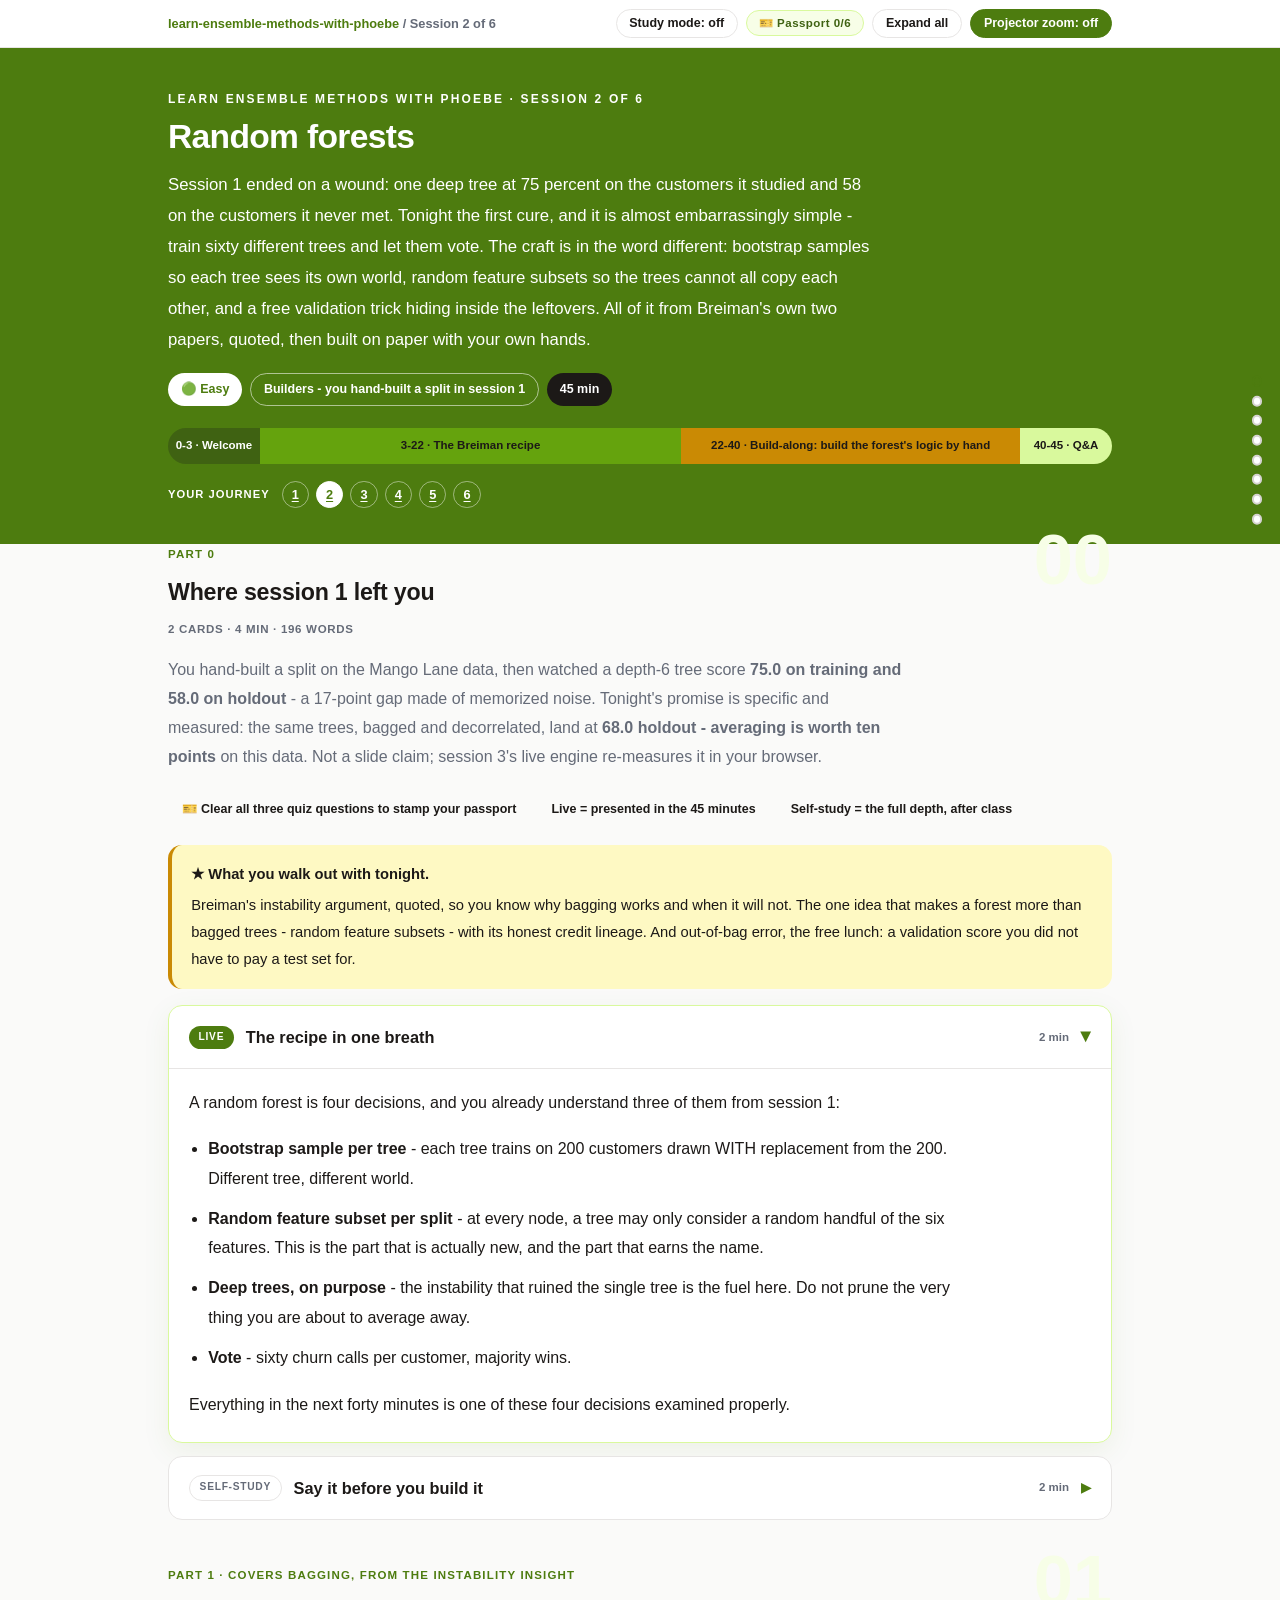
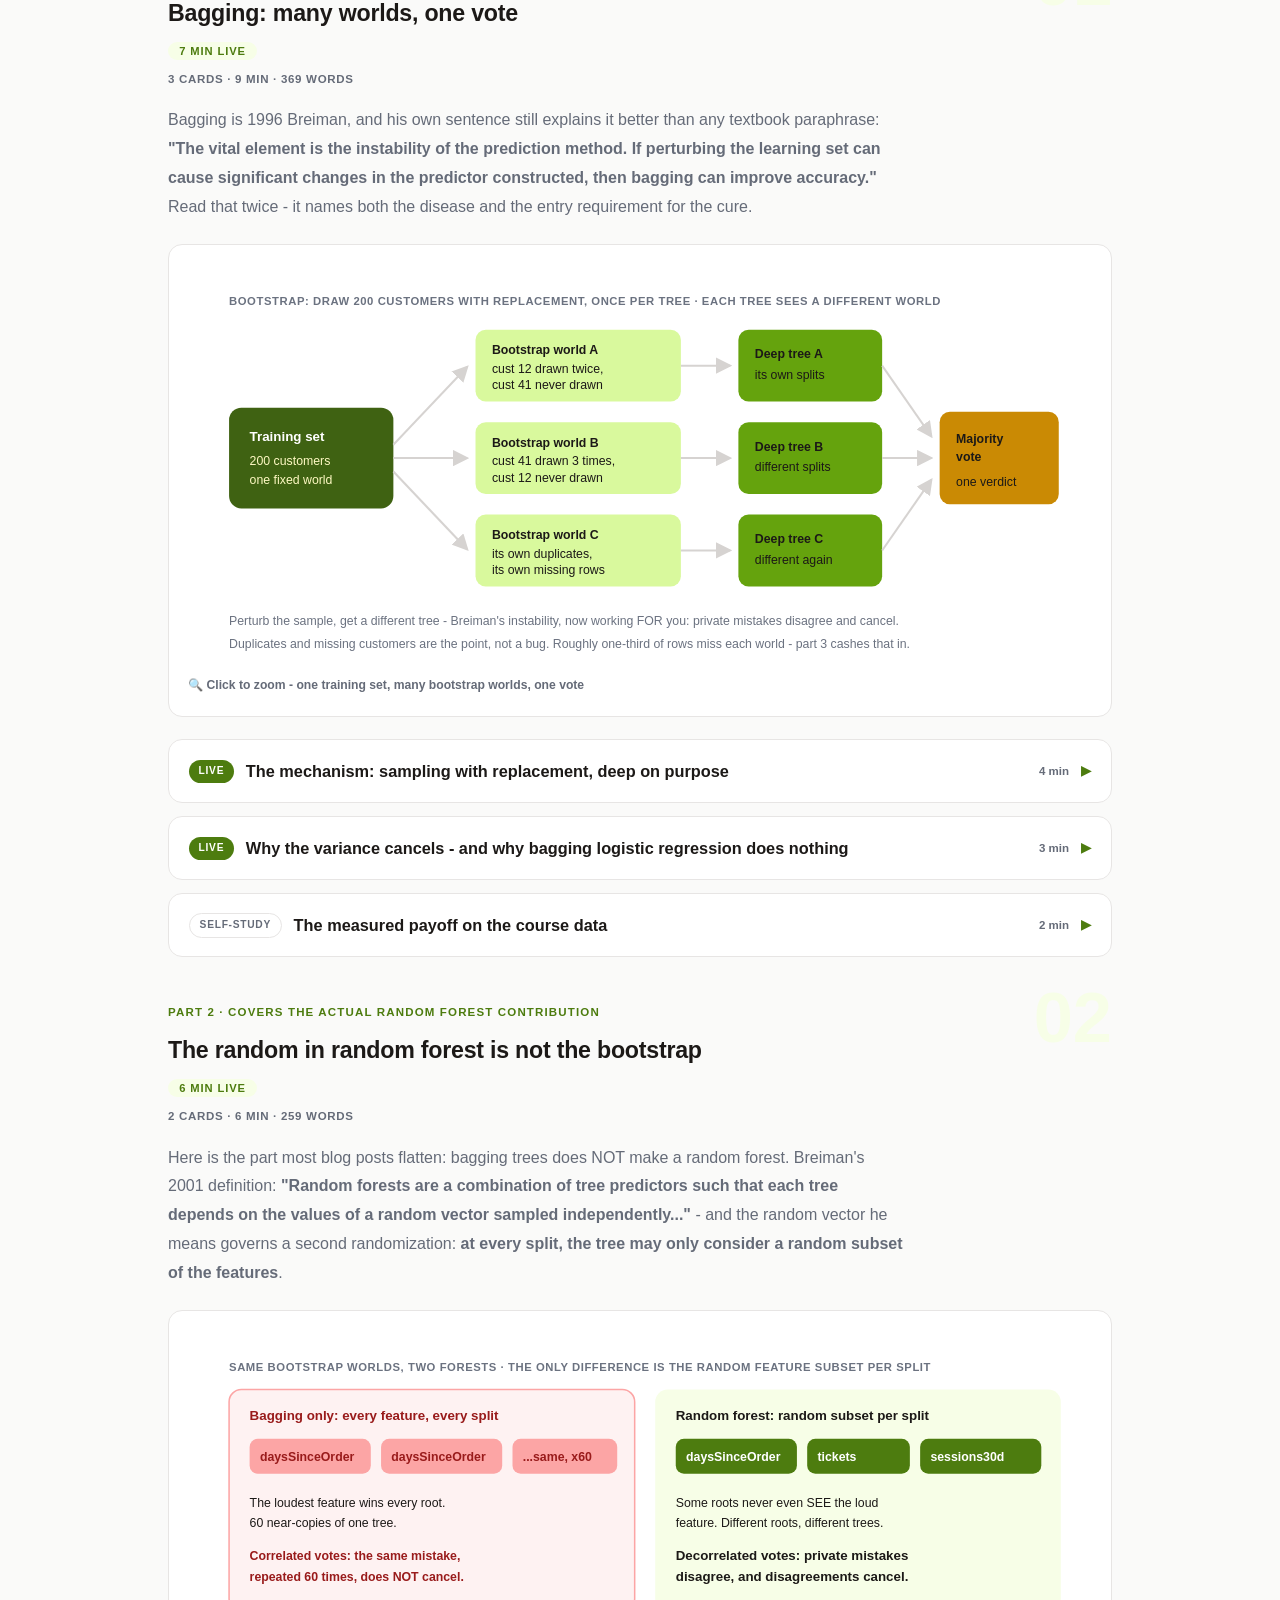
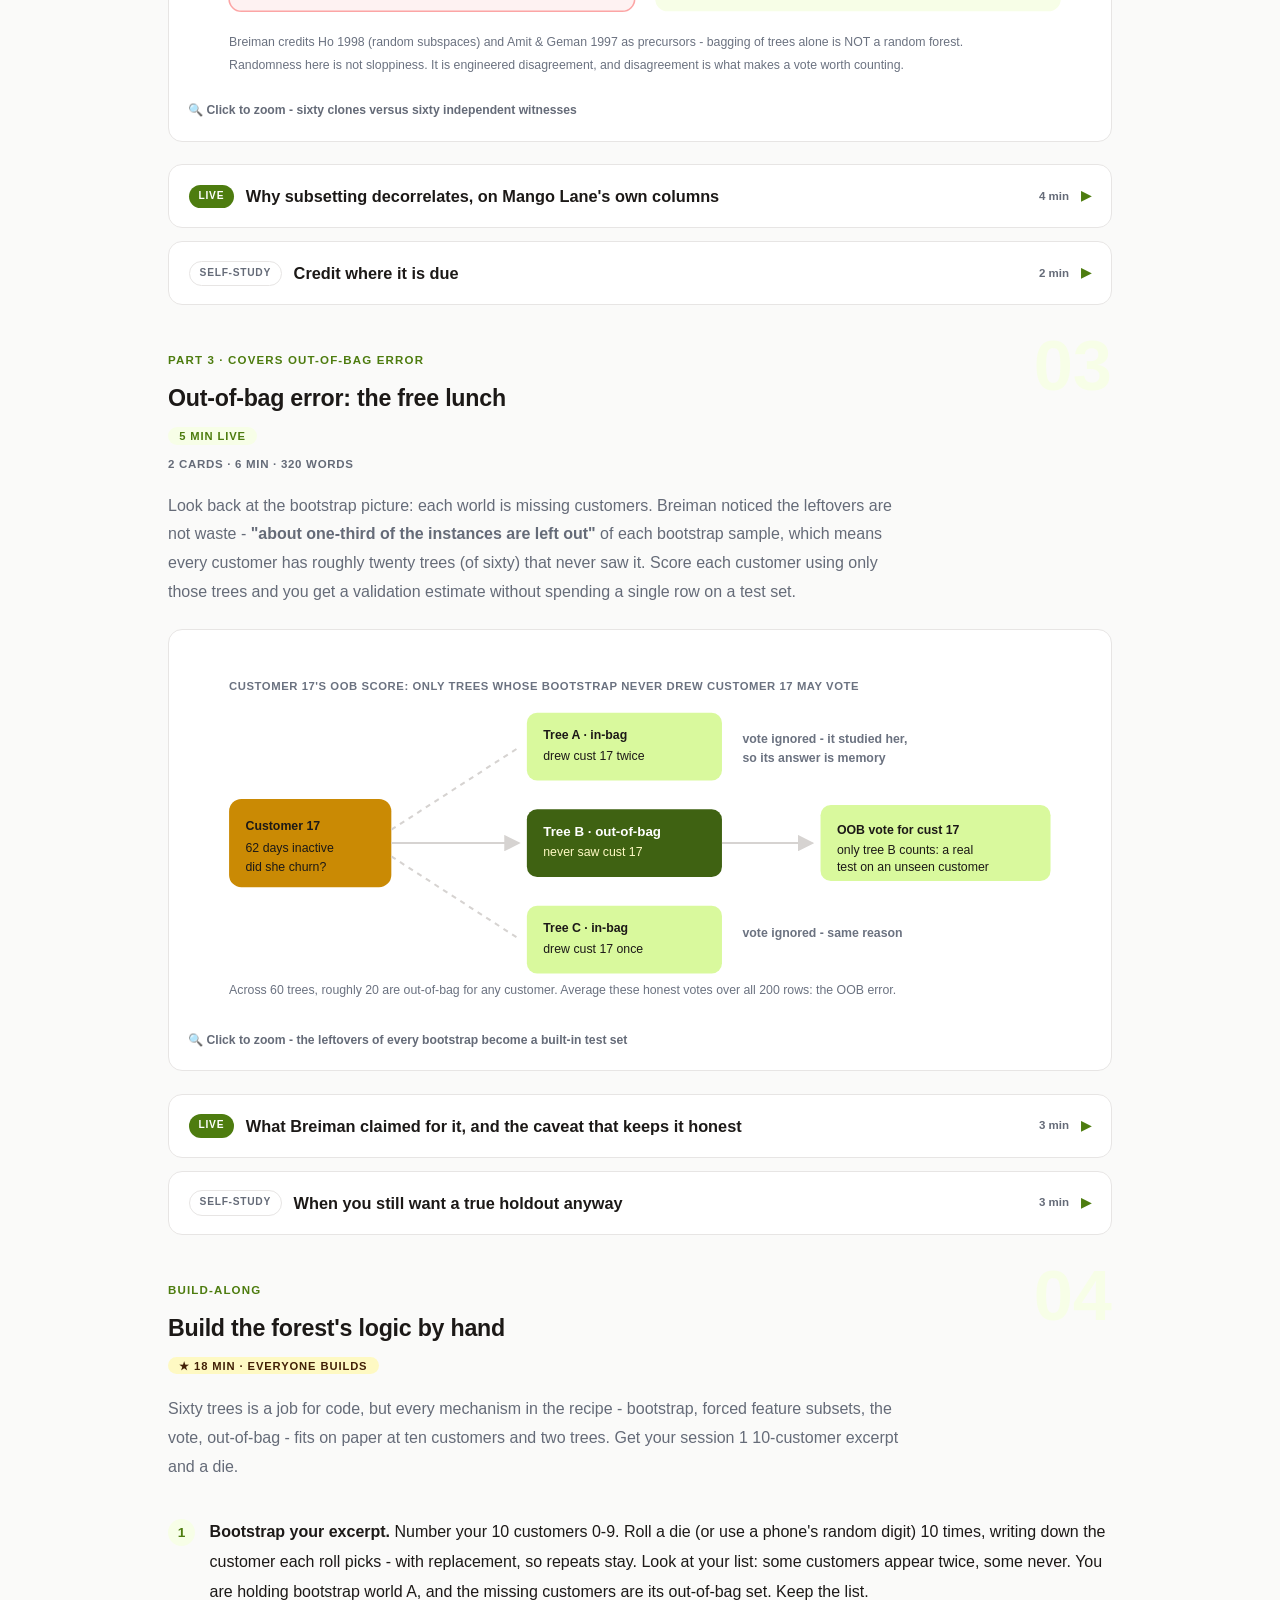
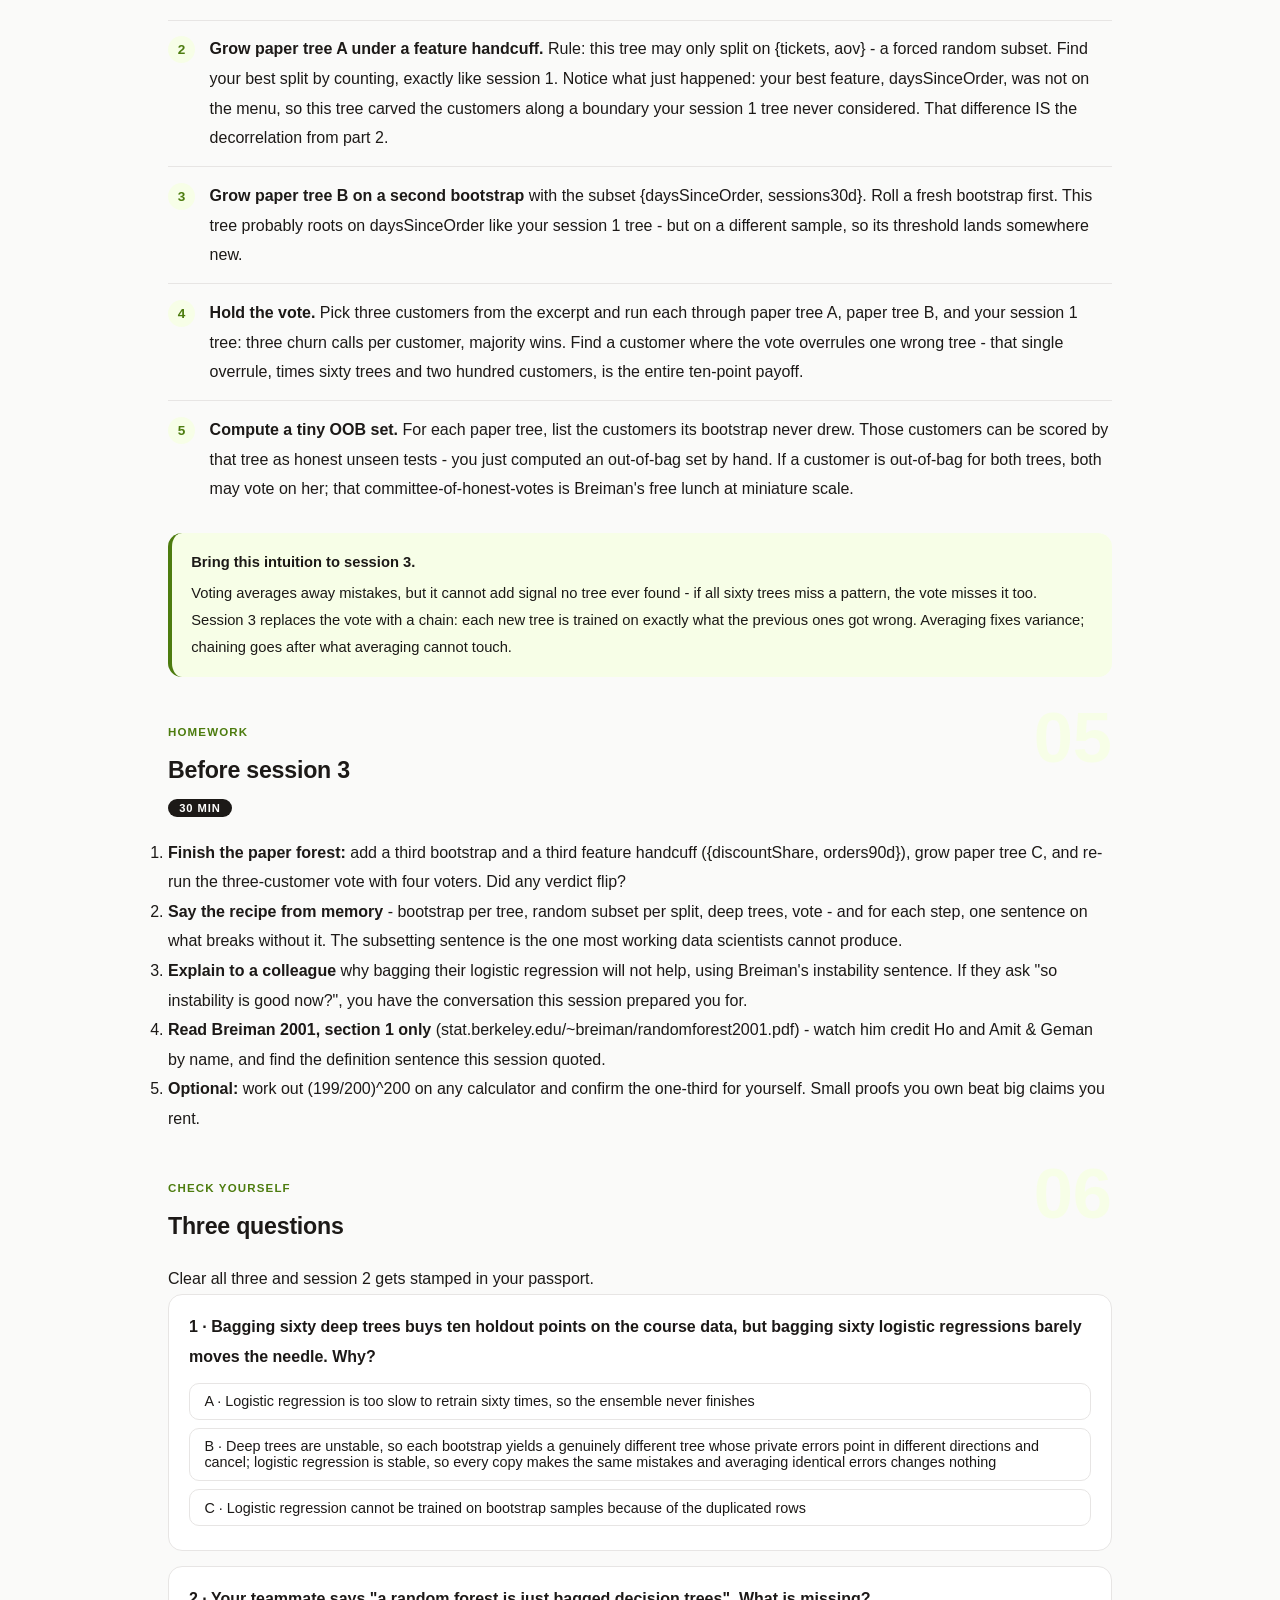
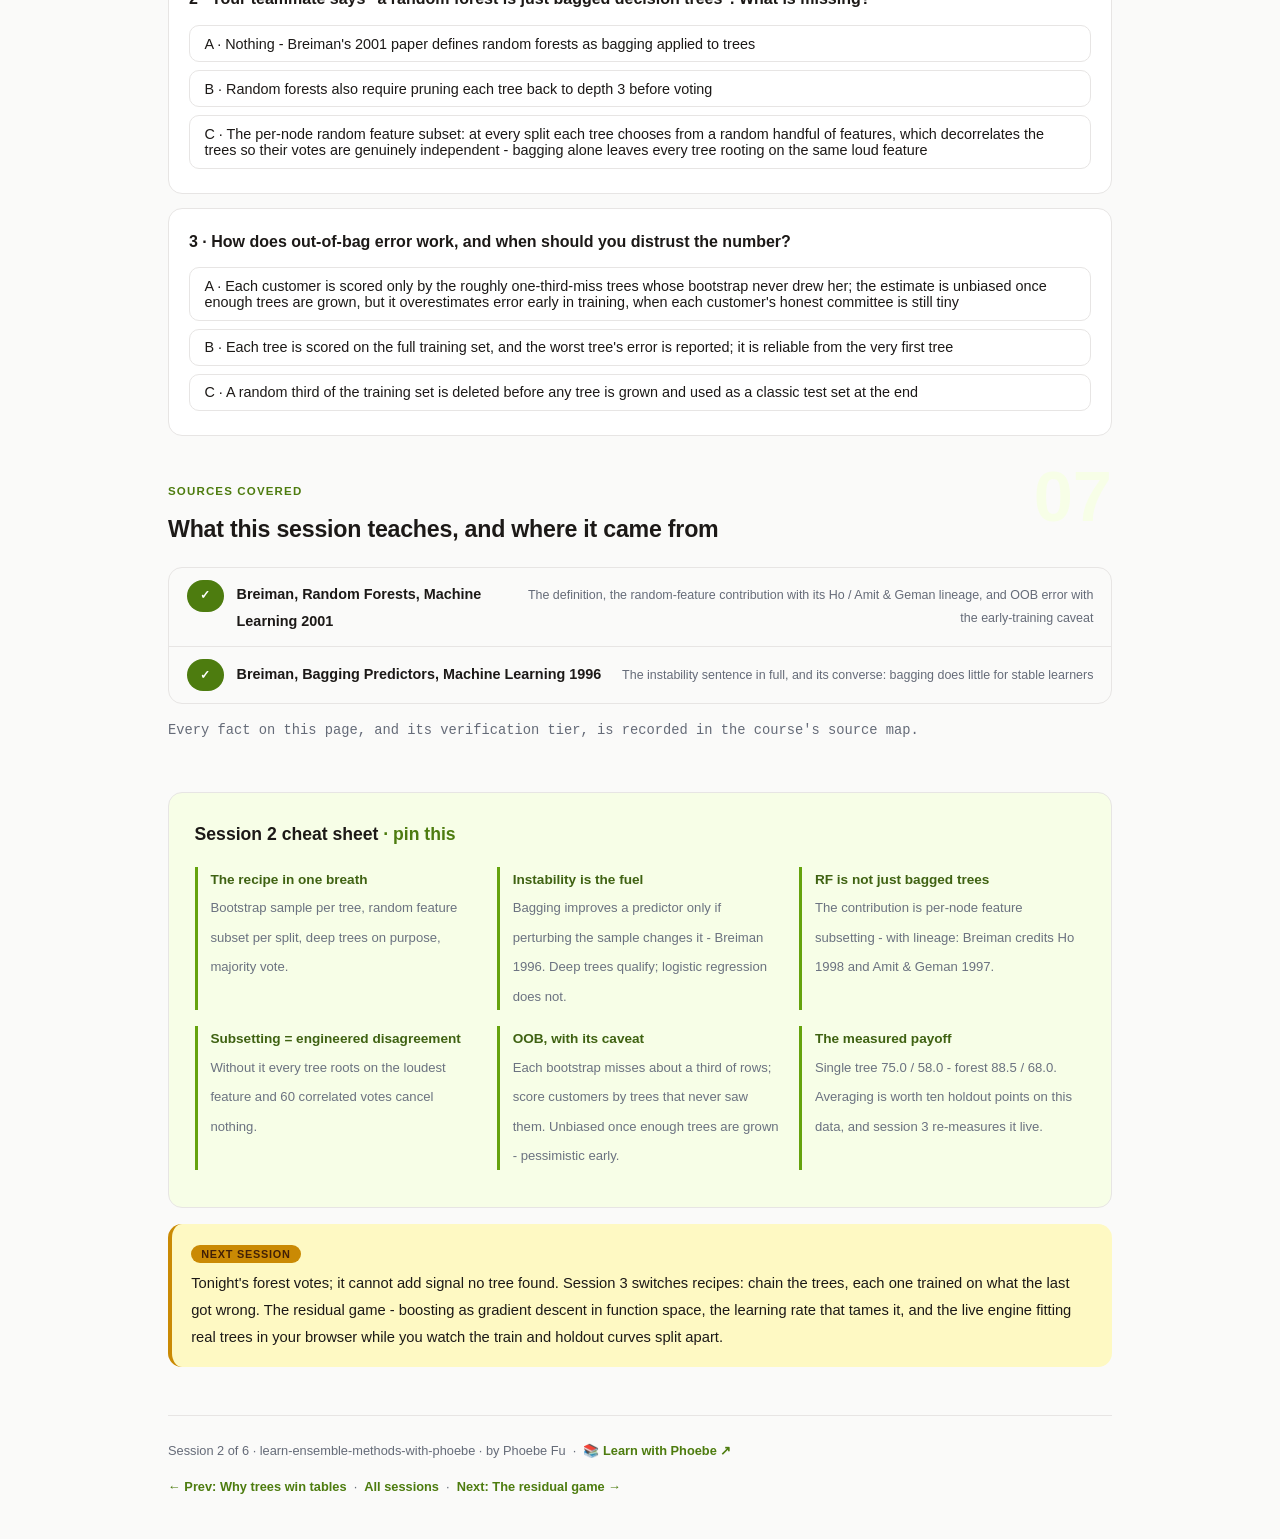
<file: courses/02-random-forests.html>
<!DOCTYPE html>
<html lang="en">
<head>
<meta charset="UTF-8">
<meta name="viewport" content="width=device-width, initial-scale=1.0">
<!-- social:start -->
<meta name="description" content="Session 2 of 6. The Breiman recipe: bootstrap sampling, random feature subsets, deep trees and a vote - why averaging unstable trees buys ten holdout points on the Mango Lane churn data, and the out-of-bag trick that validates for free.">
<meta property="og:type" content="article">
<meta property="og:site_name" content="Learn with Phoebe">
<meta property="og:title" content="Random forests - learn ensemble methods with phoebe">
<meta property="og:description" content="Session 2 of 6. Bagging, random feature subsetting and out-of-bag error, quoted at the source and built by hand.">
<meta property="og:url" content="https://phoebefu6.github.io/learn-ensemble-methods-with-phoebe/courses/02-random-forests.html">
<meta property="og:image" content="https://phoebefu6.github.io/learn-ensemble-methods-with-phoebe/assets/og-cover.png">
<meta property="og:image:width" content="1200">
<meta property="og:image:height" content="630">
<meta name="twitter:card" content="summary_large_image">
<meta name="twitter:title" content="Random forests - learn ensemble methods with phoebe">
<meta name="twitter:description" content="Session 2 of 6. The Breiman recipe, built by hand on the course data.">
<meta name="twitter:image" content="https://phoebefu6.github.io/learn-ensemble-methods-with-phoebe/assets/og-cover.png">
<!-- social:end -->
<title>Session 2 · Random forests - learn ensemble methods with phoebe</title>
<link rel="stylesheet" href="../assets/style.css?v=23">
</head>
<body>

<div class="toolbar">
  <div class="wrap">
    <span class="crumb"><a href="../index.html">learn-ensemble-methods-with-phoebe</a> / Session 2 of 6</span>
    <button class="btn" id="toggle-all" type="button">Expand all</button>
    <button class="btn primary" id="zoom-toggle" type="button">Projector zoom: off</button>
  </div>
</div>

<header class="masthead">
  <div class="wrap">
    <div class="eyebrow">Learn Ensemble Methods with Phoebe · Session 2 of 6</div>
    <h1>Random <span class="accent">forests</span></h1>
    <p class="sub">Session 1 ended on a wound: one deep tree at 75 percent on the customers it studied and 58 on the customers it never met. Tonight the first cure, and it is almost embarrassingly simple - train sixty different trees and let them vote. The craft is in the word different: bootstrap samples so each tree sees its own world, random feature subsets so the trees cannot all copy each other, and a free validation trick hiding inside the leftovers. All of it from Breiman's own two papers, quoted, then built on paper with your own hands.</p>
    <div class="chip-row">
      <span class="chip level">🟢 Easy</span>
      <span class="chip audience">Builders - you hand-built a split in session 1</span>
      <span class="chip time">45 min</span>
    </div>
    <div class="agenda">
      <span class="a1" style="flex:1">0-3 · Welcome</span>
      <span class="a2" style="flex:5">3-22 · The Breiman recipe</span>
      <span class="a3" style="flex:4">22-40 · Build-along: build the forest's logic by hand</span>
      <span class="a4" style="flex:1">40-45 · Q&amp;A</span>
    </div>
  </div>
</header>

<main class="wrap">

  <!-- ============ INTRO ============ -->
  <section class="section" id="intro">
    <div class="section-kicker">
      <span class="klabel">Part 0</span>
      <h2>Where session 1 left you</h2>
    </div>
    <p class="lede">You hand-built a split on the Mango Lane data, then watched a depth-6 tree score <strong>75.0 on training and 58.0 on holdout</strong> - a 17-point gap made of memorized noise. Tonight's promise is specific and measured: the same trees, bagged and decorrelated, land at <strong>68.0 holdout - averaging is worth ten points</strong> on this data. Not a slide claim; session 3's live engine re-measures it in your browser.</p>

    <div class="legend">
      <span class="pill">🎫 Clear all three quiz questions to stamp your passport</span>
      <span class="pill">Live = presented in the 45 minutes</span>
      <span class="pill">Self-study = the full depth, after class</span>
    </div>

    <div class="callout win">
      <p><strong>★ What you walk out with tonight.</strong> Breiman's instability argument, quoted, so you know why bagging works and when it will not. The one idea that makes a forest more than bagged trees - random feature subsets - with its honest credit lineage. And out-of-bag error, the free lunch: a validation score you did not have to pay a test set for.</p>
    </div>

    <details class="card" open>
      <summary><span class="mode live">Live</span>The recipe in one breath<span class="mini">2 min</span><span class="caret">▶</span></summary>
      <div class="body">
        <p>A random forest is four decisions, and you already understand three of them from session 1:</p>
        <ul>
          <li><strong>Bootstrap sample per tree</strong> - each tree trains on 200 customers drawn WITH replacement from the 200. Different tree, different world.</li>
          <li><strong>Random feature subset per split</strong> - at every node, a tree may only consider a random handful of the six features. This is the part that is actually new, and the part that earns the name.</li>
          <li><strong>Deep trees, on purpose</strong> - the instability that ruined the single tree is the fuel here. Do not prune the very thing you are about to average away.</li>
          <li><strong>Vote</strong> - sixty churn calls per customer, majority wins.</li>
        </ul>
        <p>Everything in the next forty minutes is one of these four decisions examined properly.</p>
      </div>
    </details>

    <details class="card">
      <summary><span class="mode self">Self-study</span>Say it before you build it<span class="mini">2 min</span><span class="caret">▶</span></summary>
      <div class="body">
        <p>Before class, try saying the recipe out loud without the page. The order matters: bootstrap gives each tree its own sample, feature subsetting gives each tree its own perspective, depth keeps each tree opinionated, and the vote turns sixty opinionated witnesses into one calm verdict. If you can say why each step exists, session 3's boosting - which deletes the vote and replaces it with a chain - will land in minutes.</p>
      </div>
    </details>
  </section>

  <!-- ============ PART 1 ============ -->
  <section class="section" id="part-1">
    <div class="section-kicker">
      <span class="klabel">Part 1 · covers bagging, from the instability insight</span>
      <h2>Bagging: many worlds, one vote</h2>
      <span class="tag concept">7 min live</span>
    </div>
    <p class="lede">Bagging is 1996 Breiman, and his own sentence still explains it better than any textbook paraphrase: <strong>"The vital element is the instability of the prediction method. If perturbing the learning set can cause significant changes in the predictor constructed, then bagging can improve accuracy."</strong> Read that twice - it names both the disease and the entry requirement for the cure.</p>

    <figure class="zoomable">
      <svg viewBox="0 0 880 390" xmlns="http://www.w3.org/2000/svg" role="img" aria-label="Bootstrap resampling: one 200-customer training set spawns three different bootstrap worlds, each grows a different deep tree, and the trees' votes merge into one forest verdict">
        <style>
          .e2aH { font: 700 13px Inter, sans-serif; fill: #fff; }
          .e2aB { font: 400 12px Inter, sans-serif; fill: #FEF9C3; }
          .e2aK { font: 700 12px Inter, sans-serif; fill: #1C1917; }
          .e2aL { font: 400 12px Inter, sans-serif; fill: #1C1917; }
          .e2aN { font: 400 12px Inter, sans-serif; fill: #6B7280; }
          .e2aT { font: 700 11px Inter, sans-serif; fill: #6B7280; letter-spacing: .05em; }
        </style>
        <defs>
          <marker id="e2aArr" markerWidth="8" markerHeight="8" refX="7" refY="4" orient="auto">
            <path d="M0,0 L8,4 L0,8 z" fill="#D6D3D1"/>
          </marker>
        </defs>
        <text class="e2aT" x="40" y="40">BOOTSTRAP: DRAW 200 CUSTOMERS WITH REPLACEMENT, ONCE PER TREE · EACH TREE SEES A DIFFERENT WORLD</text>
        <rect x="40" y="140" width="160" height="98" rx="12" fill="#3F6212"/>
        <text class="e2aH" x="60" y="172">Training set</text>
        <text class="e2aB" x="60" y="196">200 customers</text>
        <text class="e2aB" x="60" y="214">one fixed world</text>
        <line x1="200" y1="176" x2="272" y2="100" stroke="#D6D3D1" stroke-width="2" marker-end="url(#e2aArr)"/>
        <line x1="200" y1="189" x2="272" y2="189" stroke="#D6D3D1" stroke-width="2" marker-end="url(#e2aArr)"/>
        <line x1="200" y1="202" x2="272" y2="278" stroke="#D6D3D1" stroke-width="2" marker-end="url(#e2aArr)"/>
        <rect x="280" y="64" width="200" height="70" rx="10" fill="#D9F99D"/>
        <text class="e2aK" x="296" y="88">Bootstrap world A</text>
        <text class="e2aL" x="296" y="106">cust 12 drawn twice,</text>
        <text class="e2aL" x="296" y="122">cust 41 never drawn</text>
        <rect x="280" y="154" width="200" height="70" rx="10" fill="#D9F99D"/>
        <text class="e2aK" x="296" y="178">Bootstrap world B</text>
        <text class="e2aL" x="296" y="196">cust 41 drawn 3 times,</text>
        <text class="e2aL" x="296" y="212">cust 12 never drawn</text>
        <rect x="280" y="244" width="200" height="70" rx="10" fill="#D9F99D"/>
        <text class="e2aK" x="296" y="268">Bootstrap world C</text>
        <text class="e2aL" x="296" y="286">its own duplicates,</text>
        <text class="e2aL" x="296" y="302">its own missing rows</text>
        <line x1="480" y1="99" x2="528" y2="99" stroke="#D6D3D1" stroke-width="2" marker-end="url(#e2aArr)"/>
        <line x1="480" y1="189" x2="528" y2="189" stroke="#D6D3D1" stroke-width="2" marker-end="url(#e2aArr)"/>
        <line x1="480" y1="279" x2="528" y2="279" stroke="#D6D3D1" stroke-width="2" marker-end="url(#e2aArr)"/>
        <rect x="536" y="64" width="140" height="70" rx="10" fill="#65A30D"/>
        <text class="e2aK" x="552" y="92">Deep tree A</text>
        <text class="e2aL" x="552" y="112">its own splits</text>
        <rect x="536" y="154" width="140" height="70" rx="10" fill="#65A30D"/>
        <text class="e2aK" x="552" y="182">Deep tree B</text>
        <text class="e2aL" x="552" y="202">different splits</text>
        <rect x="536" y="244" width="140" height="70" rx="10" fill="#65A30D"/>
        <text class="e2aK" x="552" y="272">Deep tree C</text>
        <text class="e2aL" x="552" y="292">different again</text>
        <line x1="676" y1="99" x2="724" y2="168" stroke="#D6D3D1" stroke-width="2" marker-end="url(#e2aArr)"/>
        <line x1="676" y1="189" x2="724" y2="189" stroke="#D6D3D1" stroke-width="2" marker-end="url(#e2aArr)"/>
        <line x1="676" y1="279" x2="724" y2="210" stroke="#D6D3D1" stroke-width="2" marker-end="url(#e2aArr)"/>
        <rect x="732" y="144" width="116" height="90" rx="10" fill="#CA8A04"/>
        <text class="e2aK" x="748" y="174">Majority</text>
        <text class="e2aK" x="748" y="192">vote</text>
        <text class="e2aL" x="748" y="216">one verdict</text>
        <text class="e2aN" x="40" y="352">Perturb the sample, get a different tree - Breiman's instability, now working FOR you: private mistakes disagree and cancel.</text>
        <text class="e2aN" x="40" y="374">Duplicates and missing customers are the point, not a bug. Roughly one-third of rows miss each world - part 3 cashes that in.</text>
      </svg>
      <figcaption>🔍 Click to zoom - one training set, many bootstrap worlds, one vote</figcaption>
    </figure>

    <details class="card">
      <summary><span class="mode live">Live</span>The mechanism: sampling with replacement, deep on purpose<span class="mini">4 min</span><span class="caret">▶</span></summary>
      <div class="body">
        <p>To bootstrap the Mango Lane training set, draw a customer at random from the 200, write it down, <em>put it back</em>, and repeat 200 times. Some customers appear twice or three times; others never appear at all. Do this sixty times and you have sixty overlapping-but-different training sets - sixty perturbed worlds.</p>
        <p>Now recall session 1: a deep tree is spectacularly sensitive to its sample - move ten customers and the upper tree reshapes. Bagging turns that sensitivity into diversity. Sixty worlds produce sixty genuinely different trees, and that is why the recipe says <strong>deep trees, unpruned</strong>: instability is the fuel. Tame the trees and you starve the average.</p>
        <div class="callout example">
          <span class="ex-pill">Real world</span>
          <p>A team at a retailer once "improved" their forest by heavily pruning every tree to make each one individually respectable. The forest got worse. Sixty polite, stable, nearly identical trees have nothing to argue about - and the argument was the value.</p>
        </div>
      </div>
    </details>

    <details class="card">
      <summary><span class="mode live">Live</span>Why the variance cancels - and why bagging logistic regression does nothing<span class="mini">3 min</span><span class="caret">▶</span></summary>
      <div class="body">
        <p>Each deep tree's error has two parts: the signal it caught, and private mistakes tied to its particular bootstrap sample - which duplicates it saw, which noise-labeled customers it happened to memorize. The signal part is shared across trees; the private part is <strong>independent-ish, pointing in different directions</strong> tree by tree. Average sixty of them and the shared signal survives while the disagreements cancel toward zero. That is variance reduction, in one sentence.</p>
        <p>The same logic says when bagging is useless. Bag sixty logistic regressions and each fit lands on nearly the same coefficients - it is a stable method, exactly the case Breiman's sentence excludes. Sixty copies of the SAME mistake do not cancel; averaging identical errors changes nothing. The cure only works on the disease.</p>
      </div>
    </details>

    <details class="card">
      <summary><span class="mode self">Self-study</span>The measured payoff on the course data<span class="mini">2 min</span><span class="caret">▶</span></summary>
      <div class="body">
        <table class="clean">
          <tr><th>Model</th><th>Train</th><th>Holdout</th><th>Read</th></tr>
          <tr><td>Single tree, depth 6</td><td>75.0</td><td>58.0</td><td>memorized fragments, generalizes worst</td></tr>
          <tr><td>Bagged forest, 60 trees d6, feature subsample</td><td>88.5</td><td><strong>68.0</strong></td><td>variance averaged away: +10 holdout</td></tr>
        </table>
        <p>Notice the train number went UP too, 75 to 88.5 - the forest is not weaker on the training data, it is stronger everywhere, because sixty perspectives recover signal any single perturbed tree missed. And the train-holdout gap shrank from 17 points to about 20 on a much higher base - the noise-chasing got diluted. Session 3's engine fits this exact forest live so you can watch both numbers move.</p>
      </div>
    </details>
  </section>

  <!-- ============ PART 2 ============ -->
  <section class="section" id="part-2">
    <div class="section-kicker">
      <span class="klabel">Part 2 · covers the actual random forest contribution</span>
      <h2>The random in random forest is not the bootstrap</h2>
      <span class="tag concept">6 min live</span>
    </div>
    <p class="lede">Here is the part most blog posts flatten: bagging trees does NOT make a random forest. Breiman's 2001 definition: <strong>"Random forests are a combination of tree predictors such that each tree depends on the values of a random vector sampled independently..."</strong> - and the random vector he means governs a second randomization: <strong>at every split, the tree may only consider a random subset of the features</strong>.</p>

    <figure class="zoomable">
      <svg viewBox="0 0 880 350" xmlns="http://www.w3.org/2000/svg" role="img" aria-label="Without feature subsetting all sixty trees root on daysSinceOrder and the votes are redundant; with random subsets per split the trees root differently and the votes are genuinely independent">
        <style>
          .e2bH { font: 700 13px Inter, sans-serif; fill: #991B1B; }
          .e2bG { font: 700 13px Inter, sans-serif; fill: #1C1917; }
          .e2bW { font: 700 12px Inter, sans-serif; fill: #fff; }
          .e2bR { font: 700 12px Inter, sans-serif; fill: #991B1B; }
          .e2bL { font: 400 12px Inter, sans-serif; fill: #1C1917; }
          .e2bN { font: 400 12px Inter, sans-serif; fill: #6B7280; }
          .e2bT { font: 700 11px Inter, sans-serif; fill: #6B7280; letter-spacing: .05em; }
        </style>
        <text class="e2bT" x="40" y="40">SAME BOOTSTRAP WORLDS, TWO FORESTS · THE ONLY DIFFERENCE IS THE RANDOM FEATURE SUBSET PER SPLIT</text>
        <rect x="40" y="58" width="395" height="216" rx="12" fill="#FEF2F2" stroke="#FCA5A5" stroke-width="1.5"/>
        <text class="e2bH" x="60" y="88">Bagging only: every feature, every split</text>
        <rect x="60" y="106" width="118" height="34" rx="8" fill="#FCA5A5"/>
        <text class="e2bR" x="70" y="128">daysSinceOrder</text>
        <rect x="188" y="106" width="118" height="34" rx="8" fill="#FCA5A5"/>
        <text class="e2bR" x="198" y="128">daysSinceOrder</text>
        <rect x="316" y="106" width="102" height="34" rx="8" fill="#FCA5A5"/>
        <text class="e2bR" x="326" y="128">...same, x60</text>
        <text class="e2bL" x="60" y="172">The loudest feature wins every root.</text>
        <text class="e2bL" x="60" y="192">60 near-copies of one tree.</text>
        <text class="e2bR" x="60" y="224">Correlated votes: the same mistake,</text>
        <text class="e2bR" x="60" y="244">repeated 60 times, does NOT cancel.</text>
        <rect x="455" y="58" width="395" height="216" rx="12" fill="#F7FEE7"/>
        <text class="e2bG" x="475" y="88">Random forest: random subset per split</text>
        <rect x="475" y="106" width="118" height="34" rx="8" fill="#4D7C0F"/>
        <text class="e2bW" x="485" y="128">daysSinceOrder</text>
        <rect x="603" y="106" width="100" height="34" rx="8" fill="#4D7C0F"/>
        <text class="e2bW" x="613" y="128">tickets</text>
        <rect x="713" y="106" width="118" height="34" rx="8" fill="#4D7C0F"/>
        <text class="e2bW" x="723" y="128">sessions30d</text>
        <text class="e2bL" x="475" y="172">Some roots never even SEE the loud</text>
        <text class="e2bL" x="475" y="192">feature. Different roots, different trees.</text>
        <text class="e2bG" x="475" y="224">Decorrelated votes: private mistakes</text>
        <text class="e2bG" x="475" y="244">disagree, and disagreements cancel.</text>
        <text class="e2bN" x="40" y="308">Breiman credits Ho 1998 (random subspaces) and Amit &amp; Geman 1997 as precursors - bagging of trees alone is NOT a random forest.</text>
        <text class="e2bN" x="40" y="330">Randomness here is not sloppiness. It is engineered disagreement, and disagreement is what makes a vote worth counting.</text>
      </svg>
      <figcaption>🔍 Click to zoom - sixty clones versus sixty independent witnesses</figcaption>
    </figure>

    <details class="card">
      <summary><span class="mode live">Live</span>Why subsetting decorrelates, on Mango Lane's own columns<span class="mini">4 min</span><span class="caret">▶</span></summary>
      <div class="body">
        <p>On this data, daysSinceOrder is the loudest feature - you found that yourself in session 1's hand-split. Left unconstrained, <strong>every one of the sixty trees grabs daysSinceOrder at the root</strong>, because it wins the split search in nearly every bootstrap world. Sixty trees, one skeleton: the forest degenerates into sixty near-copies, their votes redundant, and the averaging math from part 1 quietly dies - correlated errors do not cancel.</p>
        <p>Force each split to choose from a random handful of features and some trees must open with tickets, or sessions30d, or discountShare. Those trees carve the customers along genuinely different boundaries, make genuinely different private mistakes - and the vote becomes what it pretends to be: independent witnesses, not one witness with sixty microphones.</p>
        <p>Breiman measured what this buys: random feature selection <strong>"yields error rates that compare favorably to Adaboost... but are more robust with respect to noise."</strong> Hold that phrase - our lab data has 10 percent label noise by construction, and robustness to noise is exactly why the forest handles it with grace.</p>
      </div>
    </details>

    <details class="card">
      <summary><span class="mode self">Self-study</span>Credit where it is due<span class="mini">2 min</span><span class="caret">▶</span></summary>
      <div class="body">
        <p>The lineage matters, and Breiman himself is careful about it: his 2001 paper credits <strong>Ho 1998 (the random subspace method)</strong> and <strong>Amit &amp; Geman 1997</strong> as precursors of the random-feature idea. So when someone tells you "random forest is just bagged trees", you now hold two corrections: it is bagging PLUS per-node feature subsetting, and the subsetting idea has its own family tree. Precision about credit is the same muscle as precision about scope - session 1 taught you the second, this is the first.</p>
      </div>
    </details>
  </section>

  <!-- ============ PART 3 ============ -->
  <section class="section" id="part-3">
    <div class="section-kicker">
      <span class="klabel">Part 3 · covers out-of-bag error</span>
      <h2>Out-of-bag error: the free lunch</h2>
      <span class="tag concept">5 min live</span>
    </div>
    <p class="lede">Look back at the bootstrap picture: each world is missing customers. Breiman noticed the leftovers are not waste - <strong>"about one-third of the instances are left out"</strong> of each bootstrap sample, which means every customer has roughly twenty trees (of sixty) that never saw it. Score each customer using only those trees and you get a validation estimate without spending a single row on a test set.</p>

    <figure class="zoomable">
      <svg viewBox="0 0 880 360" xmlns="http://www.w3.org/2000/svg" role="img" aria-label="Out-of-bag mechanism: customer 17 is in-bag for trees A and C, out-of-bag for tree B, so only tree B's vote counts toward customer 17's OOB score">
        <style>
          .e2cH { font: 700 13px Inter, sans-serif; fill: #fff; }
          .e2cB { font: 400 12px Inter, sans-serif; fill: #FEF9C3; }
          .e2cK { font: 700 12px Inter, sans-serif; fill: #1C1917; }
          .e2cL { font: 400 12px Inter, sans-serif; fill: #1C1917; }
          .e2cM { font: 600 12px Inter, sans-serif; fill: #6B7280; }
          .e2cN { font: 400 12px Inter, sans-serif; fill: #6B7280; }
          .e2cT { font: 700 11px Inter, sans-serif; fill: #6B7280; letter-spacing: .05em; }
        </style>
        <defs>
          <marker id="e2cArr" markerWidth="8" markerHeight="8" refX="7" refY="4" orient="auto">
            <path d="M0,0 L8,4 L0,8 z" fill="#D6D3D1"/>
          </marker>
        </defs>
        <text class="e2cT" x="40" y="40">CUSTOMER 17'S OOB SCORE: ONLY TREES WHOSE BOOTSTRAP NEVER DREW CUSTOMER 17 MAY VOTE</text>
        <rect x="40" y="146" width="158" height="86" rx="12" fill="#CA8A04"/>
        <text class="e2cK" x="56" y="176">Customer 17</text>
        <text class="e2cL" x="56" y="198">62 days inactive</text>
        <text class="e2cL" x="56" y="216">did she churn?</text>
        <line x1="198" y1="176" x2="322" y2="96" stroke="#D6D3D1" stroke-width="2" stroke-dasharray="5 5"/>
        <line x1="198" y1="189" x2="322" y2="189" stroke="#D6D3D1" stroke-width="2" marker-end="url(#e2cArr)"/>
        <line x1="198" y1="202" x2="322" y2="282" stroke="#D6D3D1" stroke-width="2" stroke-dasharray="5 5"/>
        <rect x="330" y="62" width="190" height="66" rx="10" fill="#D9F99D"/>
        <text class="e2cK" x="346" y="88">Tree A · in-bag</text>
        <text class="e2cL" x="346" y="108">drew cust 17 twice</text>
        <rect x="330" y="156" width="190" height="66" rx="10" fill="#3F6212"/>
        <text class="e2cH" x="346" y="182">Tree B · out-of-bag</text>
        <text class="e2cB" x="346" y="202">never saw cust 17</text>
        <rect x="330" y="250" width="190" height="66" rx="10" fill="#D9F99D"/>
        <text class="e2cK" x="346" y="276">Tree C · in-bag</text>
        <text class="e2cL" x="346" y="296">drew cust 17 once</text>
        <text class="e2cM" x="540" y="92">vote ignored - it studied her,</text>
        <text class="e2cM" x="540" y="110">so its answer is memory</text>
        <line x1="520" y1="189" x2="608" y2="189" stroke="#D6D3D1" stroke-width="2" marker-end="url(#e2cArr)"/>
        <text class="e2cM" x="540" y="280">vote ignored - same reason</text>
        <rect x="616" y="152" width="224" height="74" rx="10" fill="#D9F99D"/>
        <text class="e2cK" x="632" y="180">OOB vote for cust 17</text>
        <text class="e2cL" x="632" y="200">only tree B counts: a real</text>
        <text class="e2cL" x="632" y="216">test on an unseen customer</text>
        <text class="e2cN" x="40" y="336">Across 60 trees, roughly 20 are out-of-bag for any customer. Average these honest votes over all 200 rows: the OOB error.</text>
      </svg>
      <figcaption>🔍 Click to zoom - the leftovers of every bootstrap become a built-in test set</figcaption>
    </figure>

    <details class="card">
      <summary><span class="mode live">Live</span>What Breiman claimed for it, and the caveat that keeps it honest<span class="mini">3 min</span><span class="caret">▶</span></summary>
      <div class="body">
        <p>Breiman's claim is bold and verbatim: <strong>"using the out-of-bag error estimate removes the need for a set aside test set"</strong>, and he reports the OOB estimates are <strong>"unbiased"</strong>. For every customer, some trees never saw her - their votes are honest tests, not recall. Aggregate those honest votes across all 200 training customers and you have a generalization estimate that cost you nothing.</p>
        <p><strong>The caveat you must carry:</strong> OOB <em>overestimates</em> error early in training. With only a handful of trees grown, each customer's OOB committee is tiny - two or three trees instead of twenty - and a tiny committee votes badly. The unbiasedness arrives once enough trees are grown, not at tree five. Watch a forest's OOB curve and you will see it start pessimistic and settle as the committee fills out.</p>
        <div class="callout tip">
          <p><strong>One-third, from first principles.</strong> Each draw misses a given customer with probability 199/200. After 200 draws with replacement, the chance she was never drawn is (199/200)^200, about 0.37 - Breiman's "about one-third of the instances are left out" is that number, not a design choice.</p>
        </div>
      </div>
    </details>

    <details class="card">
      <summary><span class="mode self">Self-study</span>When you still want a true holdout anyway<span class="mini">3 min</span><span class="caret">▶</span></summary>
      <div class="body">
        <p>OOB is forest-internal - it validates a random forest against resamples of its own training data. Two situations where that is not enough:</p>
        <ul>
          <li><strong>Time-based splits.</strong> Churn is a future-prediction problem: in production you train on last quarter and predict next quarter. Bootstrap resampling shuffles time away, so OOB cannot tell you whether the model survives the drift between quarters. A holdout cut by date can.</li>
          <li><strong>Comparing across model families.</strong> Next session's booster has no bootstrap and therefore no OOB. To put a forest, a booster and a logistic regression on one honest leaderboard, they must all face the SAME unseen customers - which is exactly why this course keeps its 100-customer holdout even though tonight's model comes with free validation built in.</li>
        </ul>
        <p>So the working rule: OOB to monitor and tune the forest, the true holdout to judge it against everything else.</p>
      </div>
    </details>
  </section>

  <!-- ============ DEMO ============ -->
  <section class="section" id="demo-1">
    <div class="section-kicker">
      <span class="klabel">Build-along</span>
      <h2>Build the forest's logic by hand</h2>
      <span class="tag demo">★ 18 min · everyone builds</span>
    </div>
    <p class="lede">Sixty trees is a job for code, but every mechanism in the recipe - bootstrap, forced feature subsets, the vote, out-of-bag - fits on paper at ten customers and two trees. Get your session 1 10-customer excerpt and a die.</p>

    <div class="steps">
      <div class="step"><p><strong>Bootstrap your excerpt.</strong> Number your 10 customers 0-9. Roll a die (or use a phone's random digit) 10 times, writing down the customer each roll picks - with replacement, so repeats stay. Look at your list: some customers appear twice, some never. You are holding bootstrap world A, and the missing customers are its out-of-bag set. Keep the list.</p></div>
      <div class="step"><p><strong>Grow paper tree A under a feature handcuff.</strong> Rule: this tree may only split on {tickets, aov} - a forced random subset. Find your best split by counting, exactly like session 1. Notice what just happened: your best feature, daysSinceOrder, was not on the menu, so this tree carved the customers along a boundary your session 1 tree never considered. That difference IS the decorrelation from part 2.</p></div>
      <div class="step"><p><strong>Grow paper tree B on a second bootstrap</strong> with the subset {daysSinceOrder, sessions30d}. Roll a fresh bootstrap first. This tree probably roots on daysSinceOrder like your session 1 tree - but on a different sample, so its threshold lands somewhere new.</p></div>
      <div class="step"><p><strong>Hold the vote.</strong> Pick three customers from the excerpt and run each through paper tree A, paper tree B, and your session 1 tree: three churn calls per customer, majority wins. Find a customer where the vote overrules one wrong tree - that single overrule, times sixty trees and two hundred customers, is the entire ten-point payoff.</p></div>
      <div class="step"><p><strong>Compute a tiny OOB set.</strong> For each paper tree, list the customers its bootstrap never drew. Those customers can be scored by that tree as honest unseen tests - you just computed an out-of-bag set by hand. If a customer is out-of-bag for both trees, both may vote on her; that committee-of-honest-votes is Breiman's free lunch at miniature scale.</p></div>
    </div>

    <div class="callout tip">
      <p><strong>Bring this intuition to session 3.</strong> Voting averages away mistakes, but it cannot add signal no tree ever found - if all sixty trees miss a pattern, the vote misses it too. Session 3 replaces the vote with a chain: each new tree is trained on exactly what the previous ones got wrong. Averaging fixes variance; chaining goes after what averaging cannot touch.</p>
    </div>
  </section>

  <!-- ============ HOMEWORK ============ -->
  <section class="section" id="exercise">
    <div class="section-kicker">
      <span class="klabel">Homework</span>
      <h2>Before session 3</h2>
      <span class="tag exercise">30 min</span>
    </div>
    <ol>
      <li><strong>Finish the paper forest:</strong> add a third bootstrap and a third feature handcuff ({discountShare, orders90d}), grow paper tree C, and re-run the three-customer vote with four voters. Did any verdict flip?</li>
      <li><strong>Say the recipe from memory</strong> - bootstrap per tree, random subset per split, deep trees, vote - and for each step, one sentence on what breaks without it. The subsetting sentence is the one most working data scientists cannot produce.</li>
      <li><strong>Explain to a colleague</strong> why bagging their logistic regression will not help, using Breiman's instability sentence. If they ask "so instability is good now?", you have the conversation this session prepared you for.</li>
      <li><strong>Read Breiman 2001, section 1 only</strong> (stat.berkeley.edu/~breiman/randomforest2001.pdf) - watch him credit Ho and Amit &amp; Geman by name, and find the definition sentence this session quoted.</li>
      <li><strong>Optional:</strong> work out (199/200)^200 on any calculator and confirm the one-third for yourself. Small proofs you own beat big claims you rent.</li>
    </ol>
  </section>

  <!-- ============ QUIZ ============ -->
  <section class="section" id="quiz">
    <div class="section-kicker">
      <span class="klabel">Check yourself</span>
      <h2>Three questions</h2>
    </div>
    <p>Clear all three and session 2 gets stamped in your passport.</p>

    <div class="quiz-q" data-answer="1">
      <p class="qtext">1 · Bagging sixty deep trees buys ten holdout points on the course data, but bagging sixty logistic regressions barely moves the needle. Why?</p>
      <button class="qopt" type="button">A · Logistic regression is too slow to retrain sixty times, so the ensemble never finishes</button>
      <button class="qopt" type="button">B · Deep trees are unstable, so each bootstrap yields a genuinely different tree whose private errors point in different directions and cancel; logistic regression is stable, so every copy makes the same mistakes and averaging identical errors changes nothing</button>
      <button class="qopt" type="button">C · Logistic regression cannot be trained on bootstrap samples because of the duplicated rows</button>
      <p class="qwhy">Breiman 1996, verbatim: "The vital element is the instability of the prediction method. If perturbing the learning set can cause significant changes in the predictor constructed, then bagging can improve accuracy." Instability is the entry requirement - bagging helps unstable learners like deep trees and does little for stable ones. The flaw that ruined session 1's single tree is the fuel here.</p>
    </div>

    <div class="quiz-q" data-answer="2">
      <p class="qtext">2 · Your teammate says "a random forest is just bagged decision trees". What is missing?</p>
      <button class="qopt" type="button">A · Nothing - Breiman's 2001 paper defines random forests as bagging applied to trees</button>
      <button class="qopt" type="button">B · Random forests also require pruning each tree back to depth 3 before voting</button>
      <button class="qopt" type="button">C · The per-node random feature subset: at every split each tree chooses from a random handful of features, which decorrelates the trees so their votes are genuinely independent - bagging alone leaves every tree rooting on the same loud feature</button>
      <p class="qwhy">RF = bagging PLUS per-node random feature subsetting - "each tree depends on the values of a random vector sampled independently", in Breiman's definition. Without it, all sixty Mango Lane trees root on daysSinceOrder and become near-copies whose correlated errors do not cancel. And credit travels with the idea: Breiman himself cites Ho 1998 and Amit &amp; Geman 1997 as precursors of the random-feature trick.</p>
    </div>

    <div class="quiz-q" data-answer="0">
      <p class="qtext">3 · How does out-of-bag error work, and when should you distrust the number?</p>
      <button class="qopt" type="button">A · Each customer is scored only by the roughly one-third-miss trees whose bootstrap never drew her; the estimate is unbiased once enough trees are grown, but it overestimates error early in training, when each customer's honest committee is still tiny</button>
      <button class="qopt" type="button">B · Each tree is scored on the full training set, and the worst tree's error is reported; it is reliable from the very first tree</button>
      <button class="qopt" type="button">C · A random third of the training set is deleted before any tree is grown and used as a classic test set at the end</button>
      <p class="qwhy">Each bootstrap leaves out "about one-third of the instances", so every customer has trees that never saw her - their votes are honest tests. Breiman: "using the out-of-bag error estimate removes the need for a set aside test set", and the estimates are "unbiased" - but only once enough trees exist; early on, tiny committees make OOB pessimistic. And OOB stays forest-internal: for time-based splits or cross-family comparisons you still want the true holdout.</p>
    </div>

    <p class="quiz-score"></p>
  </section>

  <!-- ============ OFFICIAL COVERAGE ============ -->
  <section class="section" id="official">
    <div class="section-kicker">
      <span class="klabel">Sources covered</span>
      <h2>What this session teaches, and where it came from</h2>
    </div>
    <div class="covered">
      <div class="covered-row"><span class="status pill solid">✓</span><span class="name">Breiman, Random Forests, Machine Learning 2001</span><span class="note">The definition, the random-feature contribution with its Ho / Amit &amp; Geman lineage, and OOB error with the early-training caveat</span></div>
      <div class="covered-row"><span class="status pill solid">✓</span><span class="name">Breiman, Bagging Predictors, Machine Learning 1996</span><span class="note">The instability sentence in full, and its converse: bagging does little for stable learners</span></div>
    </div>
    <p class="mono" style="margin-top:14px">Every fact on this page, and its verification tier, is recorded in the course's source map.</p>
  </section>

  <!-- ============ CHEAT SHEET ============ -->
  <section class="cheat" id="cheatsheet">
    <h3>Session 2 cheat sheet <span>· pin this</span></h3>
    <div class="grid-2">
      <div class="cheat-item"><b>The recipe in one breath</b><span>Bootstrap sample per tree, random feature subset per split, deep trees on purpose, majority vote.</span></div>
      <div class="cheat-item"><b>Instability is the fuel</b><span>Bagging improves a predictor only if perturbing the sample changes it - Breiman 1996. Deep trees qualify; logistic regression does not.</span></div>
      <div class="cheat-item"><b>RF is not just bagged trees</b><span>The contribution is per-node feature subsetting - with lineage: Breiman credits Ho 1998 and Amit &amp; Geman 1997.</span></div>
      <div class="cheat-item"><b>Subsetting = engineered disagreement</b><span>Without it every tree roots on the loudest feature and 60 correlated votes cancel nothing.</span></div>
      <div class="cheat-item"><b>OOB, with its caveat</b><span>Each bootstrap misses about a third of rows; score customers by trees that never saw them. Unbiased once enough trees are grown - pessimistic early.</span></div>
      <div class="cheat-item"><b>The measured payoff</b><span>Single tree 75.0 / 58.0 - forest 88.5 / 68.0. Averaging is worth ten holdout points on this data, and session 3 re-measures it live.</span></div>
    </div>
  </section>

  <div class="callout next">
    <span class="nx-pill">Next session</span>
    <p>Tonight's forest votes; it cannot add signal no tree found. Session 3 switches recipes: chain the trees, each one trained on what the last got wrong. The residual game - boosting as gradient descent in function space, the learning rate that tames it, and the live engine fitting real trees in your browser while you watch the train and holdout curves split apart.</p>
  </div>

  <footer class="pagefoot">
    <span>Session 2 of 6 · learn-ensemble-methods-with-phoebe · by Phoebe Fu &nbsp;·&nbsp; 📚 <a href="https://phoebefu6.github.io/learn-with-phoebe/">Learn with Phoebe ↗</a></span>
    <span><a href="01-why-trees-win-tables.html">← Prev: Why trees win tables</a> &nbsp;·&nbsp; <a href="../index.html">All sessions</a> &nbsp;·&nbsp; <a href="03-the-residual-game.html">Next: The residual game →</a></span>
  </footer>

</main>

<script src="../assets/app.js?v=21"></script>
</body>
</html>
</file>
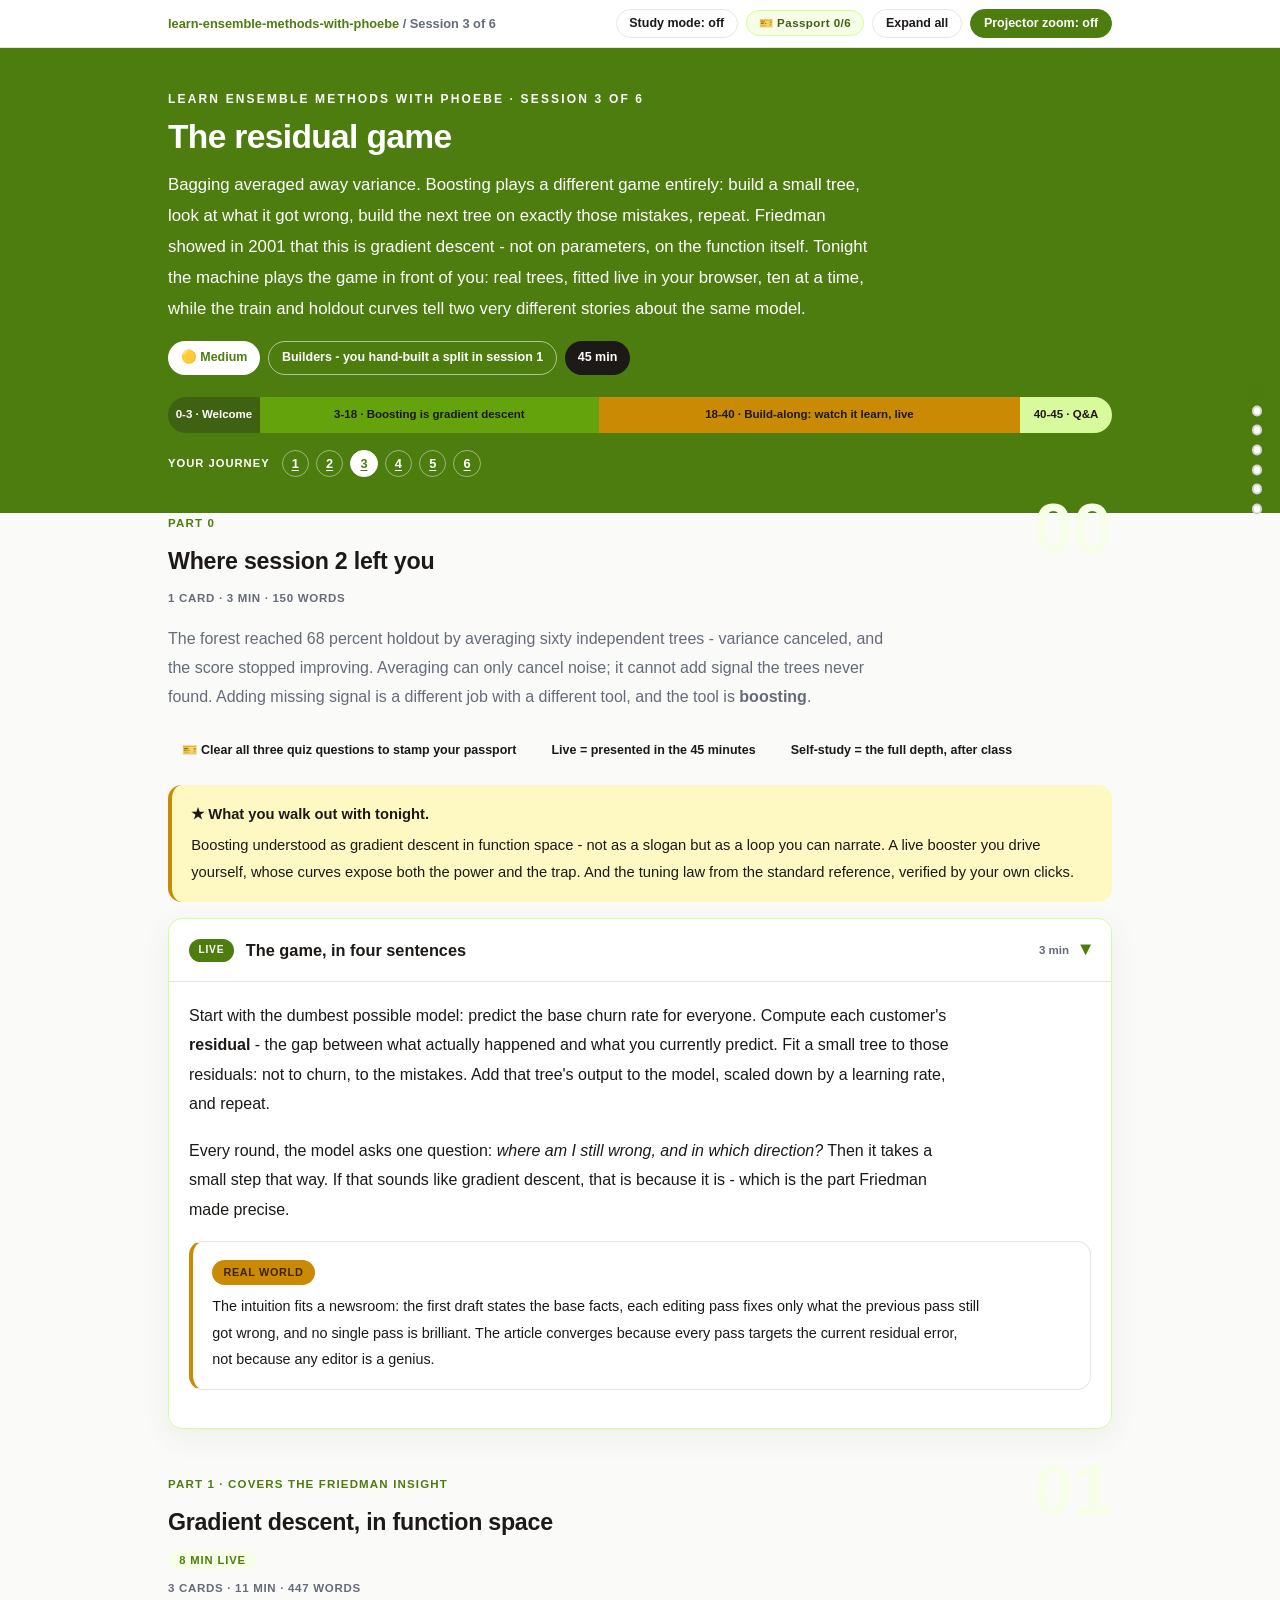
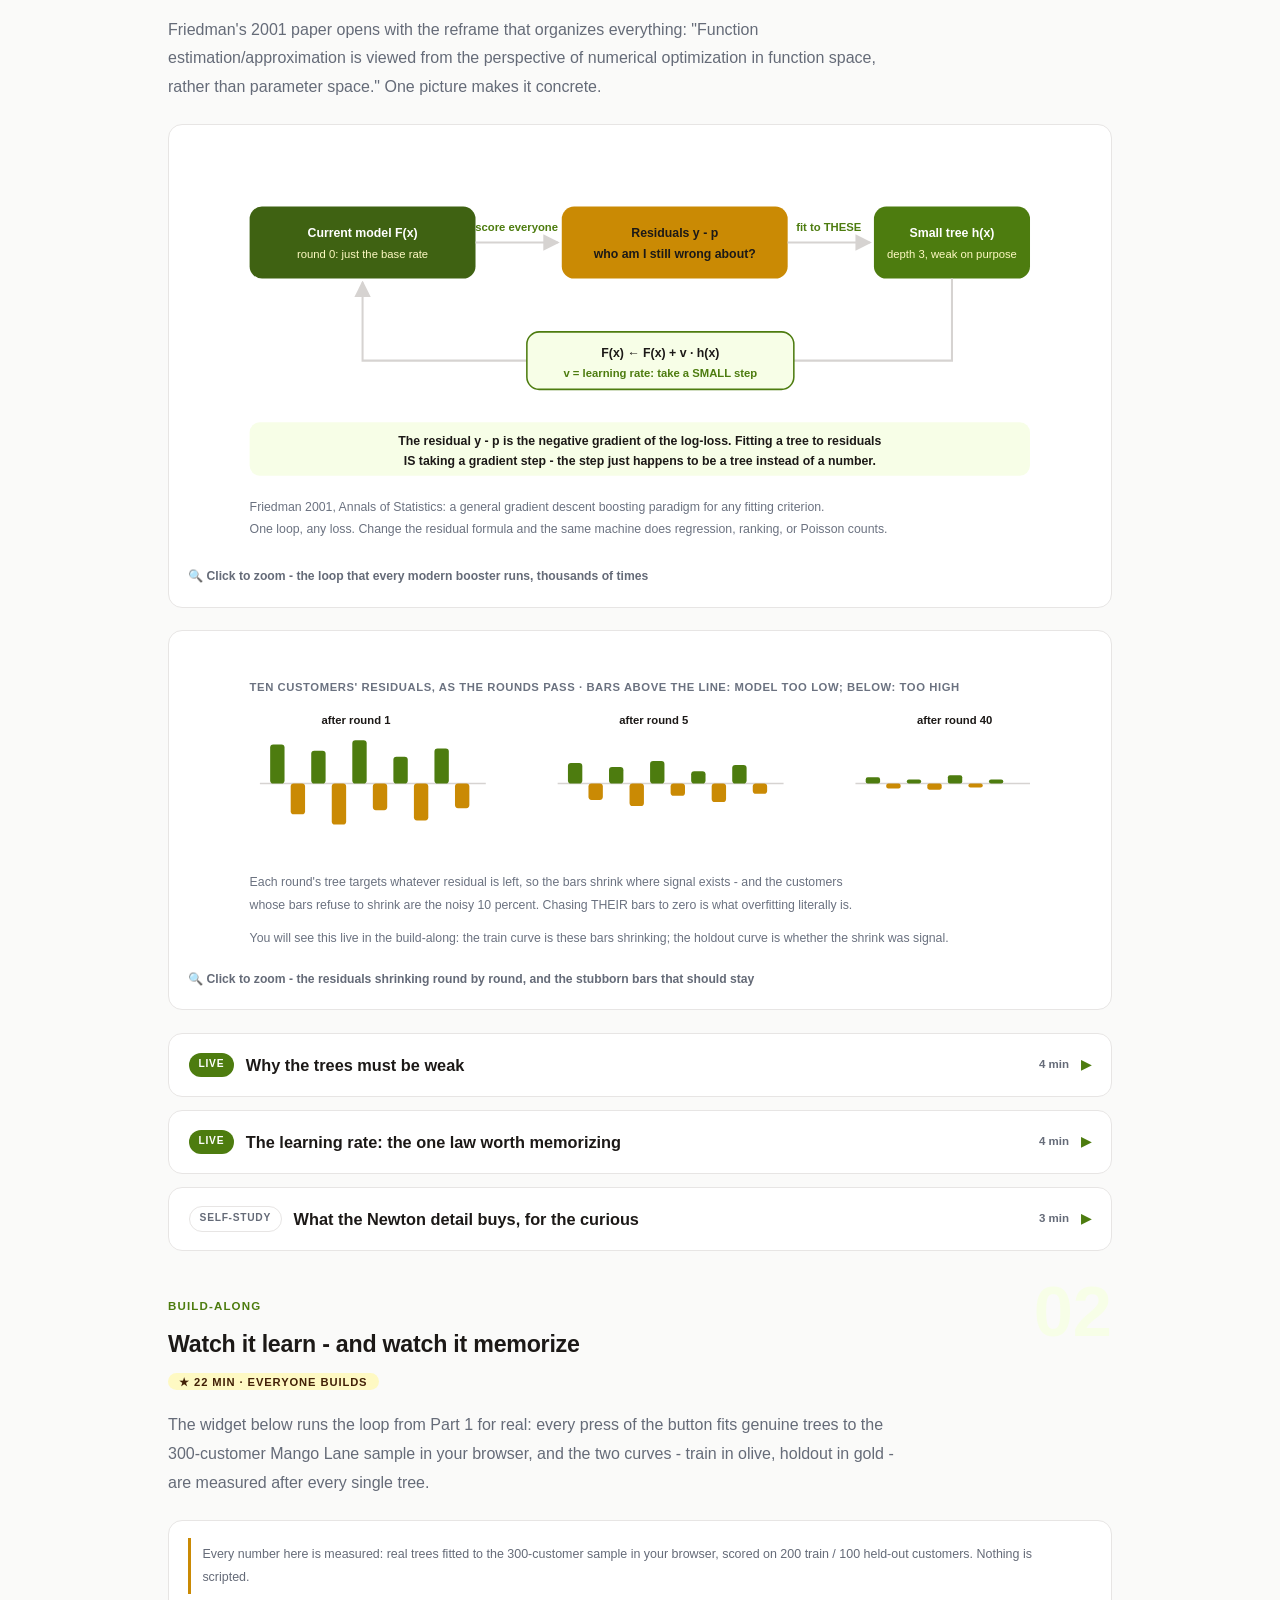
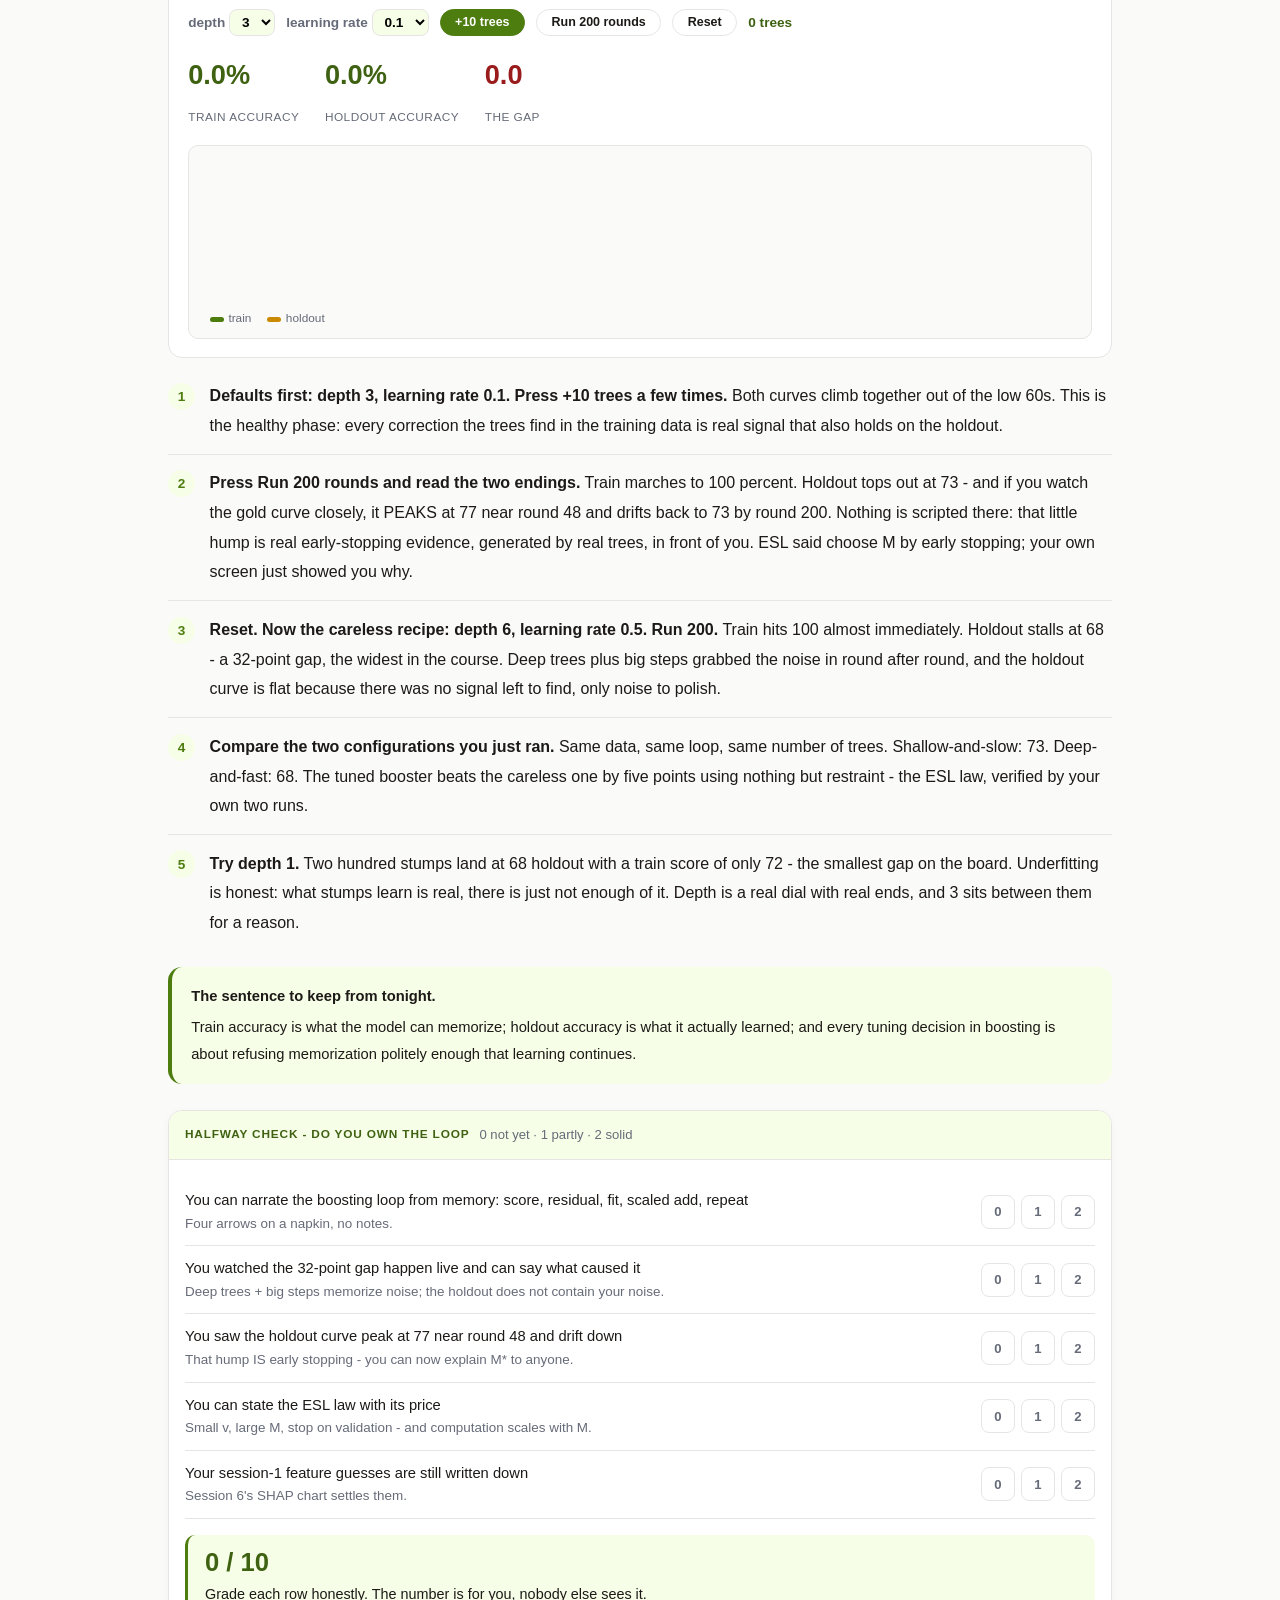
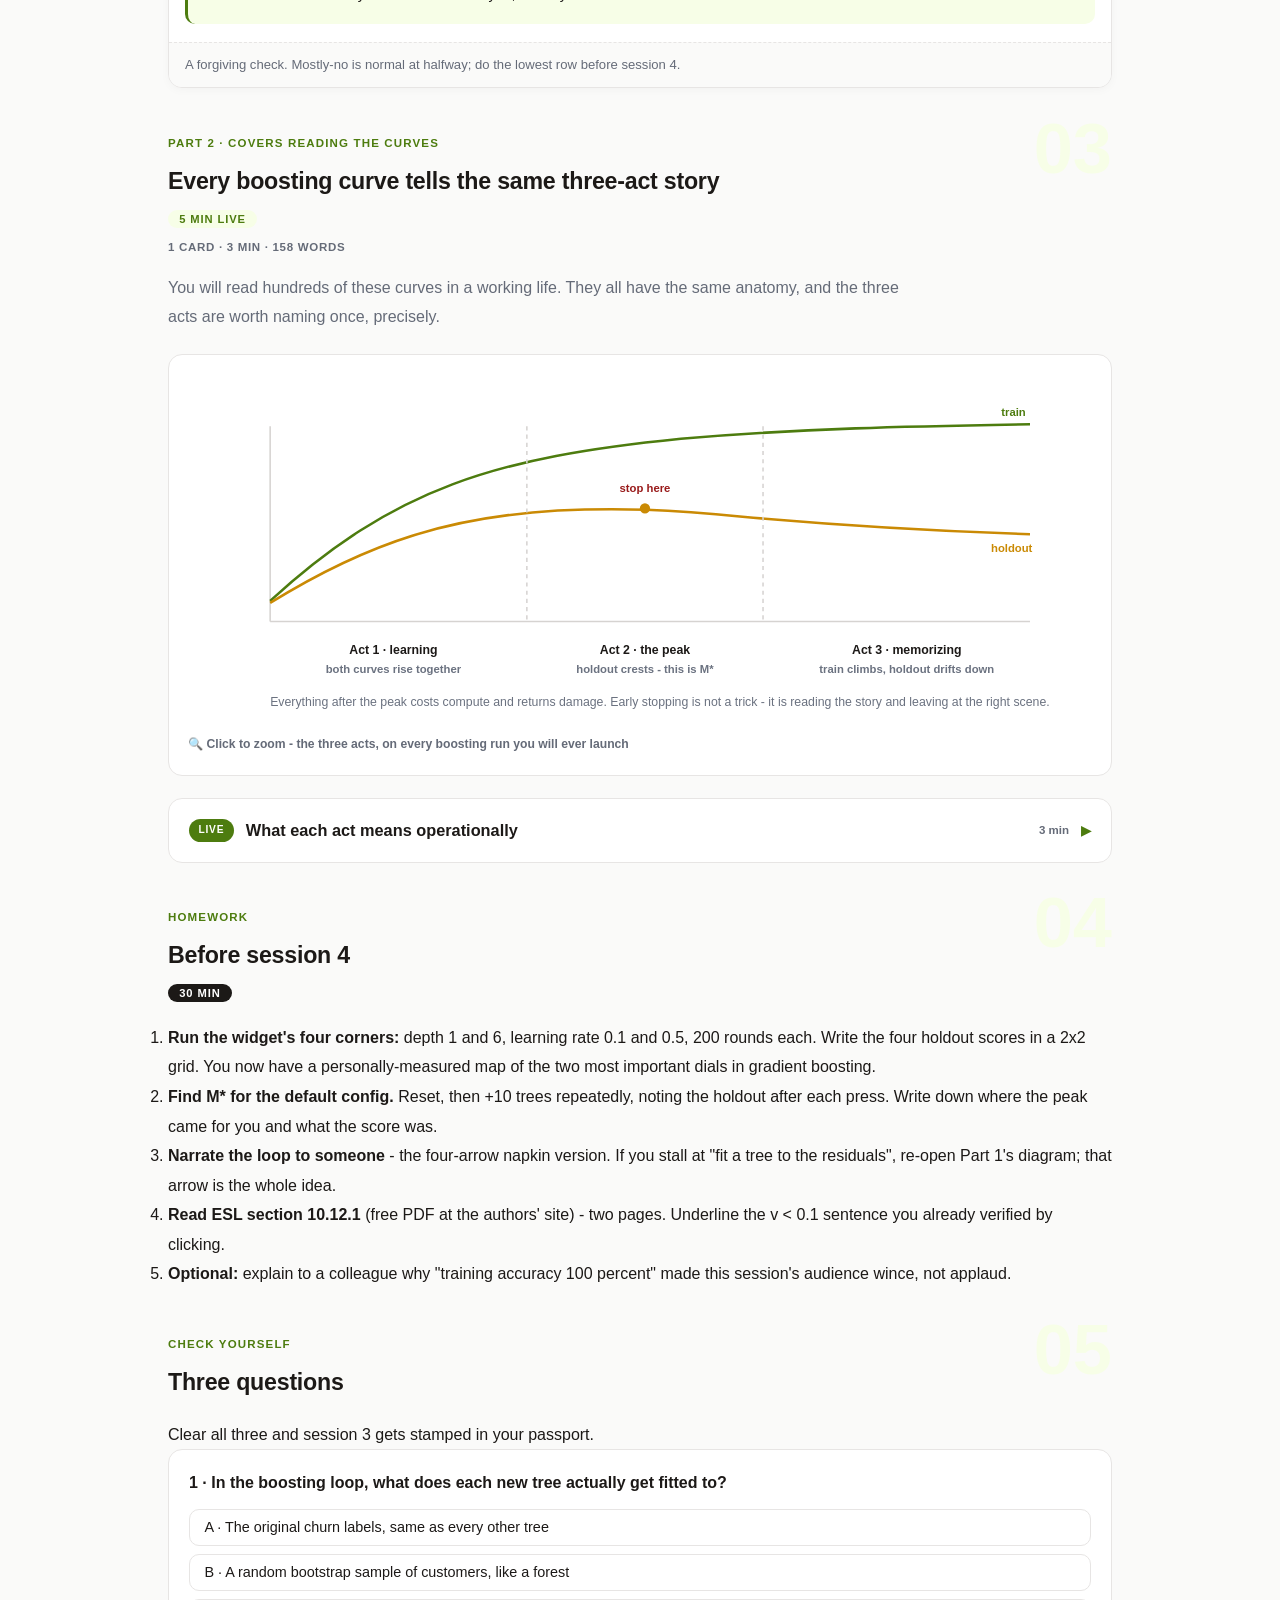
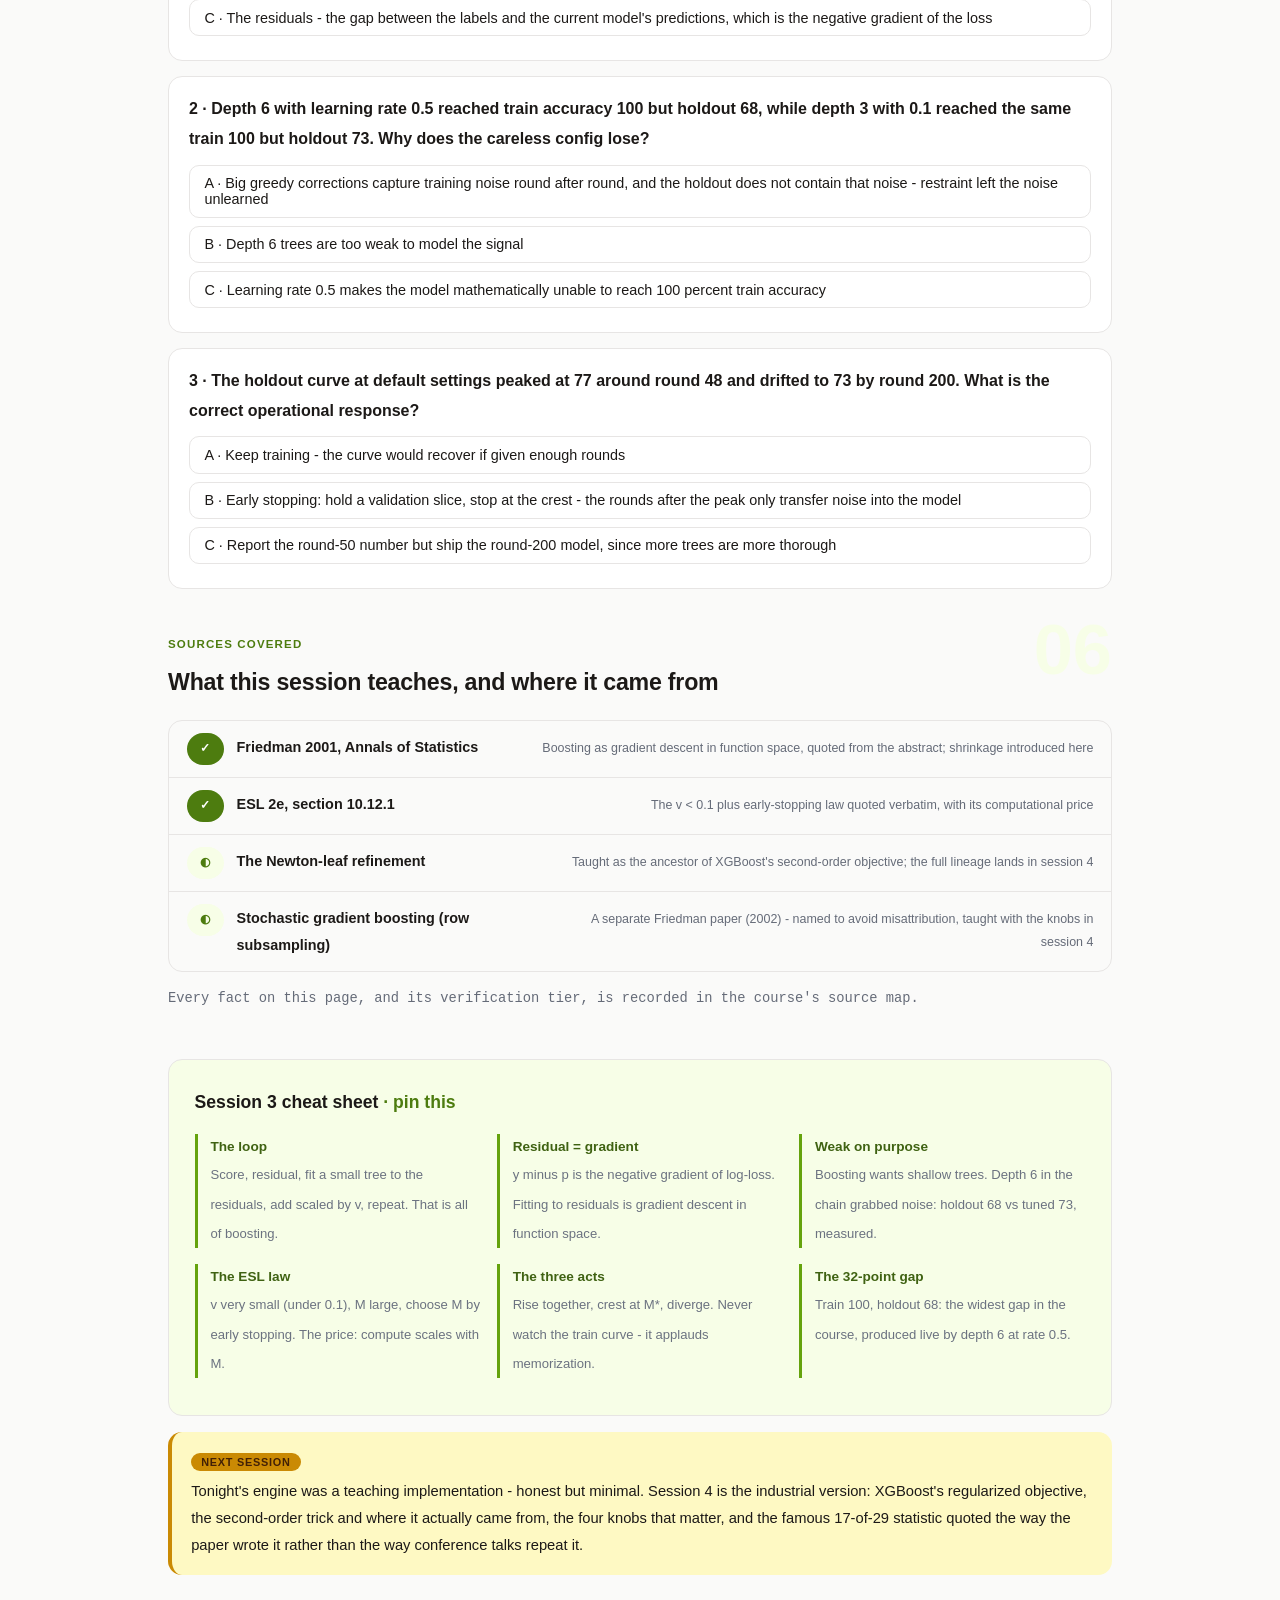
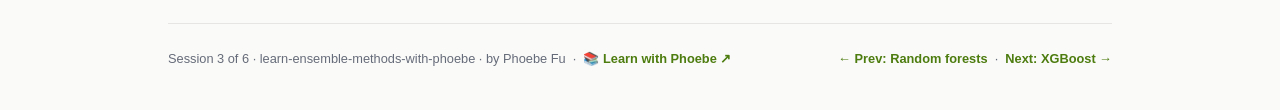
<file: courses/03-the-residual-game.html>
<!DOCTYPE html>
<html lang="en">
<head>
<meta charset="UTF-8">
<meta name="viewport" content="width=device-width, initial-scale=1.0">
<!-- social:start -->
<meta name="description" content="Session 3 of 6. Gradient boosting from the ground up: boosting as gradient descent in function space, real trees fitted live in your browser, and the learning-rate law from Elements of Statistical Learning.">
<meta property="og:type" content="article">
<meta property="og:site_name" content="Learn with Phoebe">
<meta property="og:title" content="The residual game - learn ensemble methods with phoebe">
<meta property="og:description" content="Session 3 of 6. Watch real gradient boosting learn, ten trees at a time, and meet the 32-point gap.">
<meta property="og:url" content="https://phoebefu6.github.io/learn-ensemble-methods-with-phoebe/courses/03-the-residual-game.html">
<meta property="og:image" content="https://phoebefu6.github.io/learn-ensemble-methods-with-phoebe/assets/og-cover.png">
<meta property="og:image:width" content="1200">
<meta property="og:image:height" content="630">
<meta name="twitter:card" content="summary_large_image">
<meta name="twitter:title" content="The residual game - learn ensemble methods with phoebe">
<meta name="twitter:description" content="Session 3 of 6. Watch real gradient boosting learn, live in the browser.">
<meta name="twitter:image" content="https://phoebefu6.github.io/learn-ensemble-methods-with-phoebe/assets/og-cover.png">
<!-- social:end -->
<title>Session 3 · The residual game - learn ensemble methods with phoebe</title>
<link rel="stylesheet" href="../assets/style.css?v=23">
</head>
<body>

<div class="toolbar">
  <div class="wrap">
    <span class="crumb"><a href="../index.html">learn-ensemble-methods-with-phoebe</a> / Session 3 of 6</span>
    <button class="btn" id="toggle-all" type="button">Expand all</button>
    <button class="btn primary" id="zoom-toggle" type="button">Projector zoom: off</button>
  </div>
</div>

<header class="masthead">
  <div class="wrap">
    <div class="eyebrow">Learn Ensemble Methods with Phoebe · Session 3 of 6</div>
    <h1>The residual <span class="accent">game</span></h1>
    <p class="sub">Bagging averaged away variance. Boosting plays a different game entirely: build a small tree, look at what it got wrong, build the next tree on exactly those mistakes, repeat. Friedman showed in 2001 that this is gradient descent - not on parameters, on the function itself. Tonight the machine plays the game in front of you: real trees, fitted live in your browser, ten at a time, while the train and holdout curves tell two very different stories about the same model.</p>
    <div class="chip-row">
      <span class="chip level">🟡 Medium</span>
      <span class="chip audience">Builders - you hand-built a split in session 1</span>
      <span class="chip time">45 min</span>
    </div>
    <div class="agenda">
      <span class="a1" style="flex:1">0-3 · Welcome</span>
      <span class="a2" style="flex:4">3-18 · Boosting is gradient descent</span>
      <span class="a3" style="flex:5">18-40 · Build-along: watch it learn, live</span>
      <span class="a4" style="flex:1">40-45 · Q&amp;A</span>
    </div>
  </div>
</header>

<main class="wrap">

  <!-- ============ INTRO ============ -->
  <section class="section" id="intro">
    <div class="section-kicker">
      <span class="klabel">Part 0</span>
      <h2>Where session 2 left you</h2>
    </div>
    <p class="lede">The forest reached 68 percent holdout by averaging sixty independent trees - variance canceled, and the score stopped improving. Averaging can only cancel noise; it cannot add signal the trees never found. Adding missing signal is a different job with a different tool, and the tool is <strong>boosting</strong>.</p>

    <div class="legend">
      <span class="pill">🎫 Clear all three quiz questions to stamp your passport</span>
      <span class="pill">Live = presented in the 45 minutes</span>
      <span class="pill">Self-study = the full depth, after class</span>
    </div>

    <div class="callout win">
      <p><strong>★ What you walk out with tonight.</strong> Boosting understood as gradient descent in function space - not as a slogan but as a loop you can narrate. A live booster you drive yourself, whose curves expose both the power and the trap. And the tuning law from the standard reference, verified by your own clicks.</p>
    </div>

    <details class="card" open>
      <summary><span class="mode live">Live</span>The game, in four sentences<span class="mini">3 min</span><span class="caret">▶</span></summary>
      <div class="body">
        <p>Start with the dumbest possible model: predict the base churn rate for everyone. Compute each customer's <strong>residual</strong> - the gap between what actually happened and what you currently predict. Fit a small tree to those residuals: not to churn, to the mistakes. Add that tree's output to the model, scaled down by a learning rate, and repeat.</p>
        <p>Every round, the model asks one question: <em>where am I still wrong, and in which direction?</em> Then it takes a small step that way. If that sounds like gradient descent, that is because it is - which is the part Friedman made precise.</p>
        <div class="callout example">
          <span class="ex-pill">Real world</span>
          <p>The intuition fits a newsroom: the first draft states the base facts, each editing pass fixes only what the previous pass still got wrong, and no single pass is brilliant. The article converges because every pass targets the current residual error, not because any editor is a genius.</p>
        </div>
      </div>
    </details>
  </section>

  <!-- ============ PART 1 ============ -->
  <section class="section" id="part-1">
    <div class="section-kicker">
      <span class="klabel">Part 1 · covers the Friedman insight</span>
      <h2>Gradient descent, in function space</h2>
      <span class="tag concept">8 min live</span>
    </div>
    <p class="lede">Friedman's 2001 paper opens with the reframe that organizes everything: "Function estimation/approximation is viewed from the perspective of numerical optimization in function space, rather than parameter space." One picture makes it concrete.</p>

    <figure class="zoomable">
      <svg viewBox="0 0 880 400" xmlns="http://www.w3.org/2000/svg" role="img" aria-label="The boosting loop: current model produces residuals, a small tree is fitted to the residuals, the scaled tree is added to the model, and the loop repeats">
        <style>
          .e3aB { font: 700 12px Inter, sans-serif; fill: #fff; }
          .e3aS { font: 400 11px Inter, sans-serif; fill: #FEF9C3; }
          .e3aK { font: 700 12px Inter, sans-serif; fill: #1C1917; }
          .e3aE { font: 600 11px Inter, sans-serif; fill: #4D7C0F; }
          .e3aN { font: 400 12px Inter, sans-serif; fill: #6B7280; }
        </style>
        <defs>
          <marker id="e3Ar" markerWidth="8" markerHeight="8" refX="7" refY="4" orient="auto"><path d="M0,0 L8,4 L0,8 z" fill="#D6D3D1"/></marker>
        </defs>
        <rect x="60" y="60" width="220" height="70" rx="12" fill="#3F6212"/>
        <text class="e3aB" x="170" y="90" text-anchor="middle">Current model F(x)</text>
        <text class="e3aS" x="170" y="110" text-anchor="middle">round 0: just the base rate</text>
        <line x1="280" y1="95" x2="360" y2="95" stroke="#D6D3D1" stroke-width="2" marker-end="url(#e3Ar)"/>
        <text class="e3aE" x="320" y="84" text-anchor="middle">score everyone</text>
        <rect x="364" y="60" width="220" height="70" rx="12" fill="#CA8A04"/>
        <text class="e3aB" x="474" y="90" text-anchor="middle" fill="#1C1917" style="fill:#1C1917">Residuals y - p</text>
        <text class="e3aK" x="474" y="110" text-anchor="middle">who am I still wrong about?</text>
        <line x1="584" y1="95" x2="664" y2="95" stroke="#D6D3D1" stroke-width="2" marker-end="url(#e3Ar)"/>
        <text class="e3aE" x="624" y="84" text-anchor="middle">fit to THESE</text>
        <rect x="668" y="60" width="152" height="70" rx="12" fill="#4D7C0F"/>
        <text class="e3aB" x="744" y="90" text-anchor="middle">Small tree h(x)</text>
        <text class="e3aS" x="744" y="110" text-anchor="middle">depth 3, weak on purpose</text>
        <path d="M 744 130 L 744 210 L 170 210 L 170 134" fill="none" stroke="#D6D3D1" stroke-width="2" marker-end="url(#e3Ar)"/>
        <rect x="330" y="182" width="260" height="56" rx="12" fill="#F7FEE7" stroke="#4D7C0F" stroke-width="1.5"/>
        <text class="e3aK" x="460" y="206" text-anchor="middle">F(x) ← F(x) + v · h(x)</text>
        <text class="e3aE" x="460" y="226" text-anchor="middle">v = learning rate: take a SMALL step</text>
        <rect x="60" y="270" width="760" height="52" rx="10" fill="#F7FEE7"/>
        <text class="e3aK" x="440" y="292" text-anchor="middle">The residual y - p is the negative gradient of the log-loss. Fitting a tree to residuals</text>
        <text class="e3aK" x="440" y="312" text-anchor="middle">IS taking a gradient step - the step just happens to be a tree instead of a number.</text>
        <text class="e3aN" x="60" y="356">Friedman 2001, Annals of Statistics: a general gradient descent boosting paradigm for any fitting criterion.</text>
        <text class="e3aN" x="60" y="378">One loop, any loss. Change the residual formula and the same machine does regression, ranking, or Poisson counts.</text>
      </svg>
      <figcaption>🔍 Click to zoom - the loop that every modern booster runs, thousands of times</figcaption>
    </figure>

    <figure class="zoomable">
      <svg viewBox="0 0 880 300" xmlns="http://www.w3.org/2000/svg" role="img" aria-label="Residuals shrinking over three boosting rounds: large mixed residual bars after round 1, smaller after round 5, near zero on most customers after round 40">
        <style>
          .e3cL { font: 600 11px Inter, sans-serif; fill: #1C1917; }
          .e3cN { font: 400 12px Inter, sans-serif; fill: #6B7280; }
          .e3cT { font: 700 11px Inter, sans-serif; fill: #6B7280; letter-spacing: .05em; }
        </style>
        <text class="e3cT" x="60" y="40">TEN CUSTOMERS' RESIDUALS, AS THE ROUNDS PASS · BARS ABOVE THE LINE: MODEL TOO LOW; BELOW: TOO HIGH</text>
        <text class="e3cL" x="130" y="72">after round 1</text>
        <line x1="70" y1="130" x2="290" y2="130" stroke="#D6D3D1" stroke-width="1.5"/>
        <rect x="80" y="92" width="14" height="38" rx="3" fill="#4D7C0F"/>
        <rect x="100" y="130" width="14" height="30" rx="3" fill="#CA8A04"/>
        <rect x="120" y="98" width="14" height="32" rx="3" fill="#4D7C0F"/>
        <rect x="140" y="130" width="14" height="40" rx="3" fill="#CA8A04"/>
        <rect x="160" y="88" width="14" height="42" rx="3" fill="#4D7C0F"/>
        <rect x="180" y="130" width="14" height="26" rx="3" fill="#CA8A04"/>
        <rect x="200" y="104" width="14" height="26" rx="3" fill="#4D7C0F"/>
        <rect x="220" y="130" width="14" height="36" rx="3" fill="#CA8A04"/>
        <rect x="240" y="96" width="14" height="34" rx="3" fill="#4D7C0F"/>
        <rect x="260" y="130" width="14" height="24" rx="3" fill="#CA8A04"/>
        <text class="e3cL" x="420" y="72">after round 5</text>
        <line x1="360" y1="130" x2="580" y2="130" stroke="#D6D3D1" stroke-width="1.5"/>
        <rect x="370" y="110" width="14" height="20" rx="3" fill="#4D7C0F"/>
        <rect x="390" y="130" width="14" height="16" rx="3" fill="#CA8A04"/>
        <rect x="410" y="114" width="14" height="16" rx="3" fill="#4D7C0F"/>
        <rect x="430" y="130" width="14" height="22" rx="3" fill="#CA8A04"/>
        <rect x="450" y="108" width="14" height="22" rx="3" fill="#4D7C0F"/>
        <rect x="470" y="130" width="14" height="12" rx="3" fill="#CA8A04"/>
        <rect x="490" y="118" width="14" height="12" rx="3" fill="#4D7C0F"/>
        <rect x="510" y="130" width="14" height="18" rx="3" fill="#CA8A04"/>
        <rect x="530" y="112" width="14" height="18" rx="3" fill="#4D7C0F"/>
        <rect x="550" y="130" width="14" height="10" rx="3" fill="#CA8A04"/>
        <text class="e3cL" x="710" y="72">after round 40</text>
        <line x1="650" y1="130" x2="820" y2="130" stroke="#D6D3D1" stroke-width="1.5"/>
        <rect x="660" y="124" width="14" height="6" rx="2" fill="#4D7C0F"/>
        <rect x="680" y="130" width="14" height="5" rx="2" fill="#CA8A04"/>
        <rect x="700" y="126" width="14" height="4" rx="2" fill="#4D7C0F"/>
        <rect x="720" y="130" width="14" height="6" rx="2" fill="#CA8A04"/>
        <rect x="740" y="122" width="14" height="8" rx="2" fill="#4D7C0F"/>
        <rect x="760" y="130" width="14" height="4" rx="2" fill="#CA8A04"/>
        <rect x="780" y="126" width="14" height="4" rx="2" fill="#4D7C0F"/>
        <text class="e3cN" x="60" y="230">Each round's tree targets whatever residual is left, so the bars shrink where signal exists - and the customers</text>
        <text class="e3cN" x="60" y="252">whose bars refuse to shrink are the noisy 10 percent. Chasing THEIR bars to zero is what overfitting literally is.</text>
        <text class="e3cN" x="60" y="284">You will see this live in the build-along: the train curve is these bars shrinking; the holdout curve is whether the shrink was signal.</text>
      </svg>
      <figcaption>🔍 Click to zoom - the residuals shrinking round by round, and the stubborn bars that should stay</figcaption>
    </figure>

    <details class="card">
      <summary><span class="mode live">Live</span>Why the trees must be weak<span class="mini">4 min</span><span class="caret">▶</span></summary>
      <div class="body">
        <p>Session 2's forest wanted deep, unstable trees - averaging needed their disagreement. Boosting wants the opposite: <strong>shallow trees, deliberately too weak to solve the problem alone</strong>. Depth 3 is the course default; depth 1 stumps genuinely work too.</p>
        <p>The reason is the division of labor. In a forest, each tree attempts the whole problem and the vote cleans up. In boosting, no tree attempts the whole problem - each contributes one small correction, and the SUM is the model. A deep tree in a boosting loop grabs too much at once, including the noise, and the loop then spends rounds polishing that noise. Tonight you will watch exactly that happen at depth 6.</p>
        <div class="callout tip">
          <p><strong>The stump surprise, measured.</strong> Depth-1 stumps - single splits, the weakest tree there is - reach 68 percent holdout on the course data after 200 rounds. Sixty deep bagged trees also reached 68. Two hundred one-question trees tie a forest of experts, because the chain lets each question build on every answer before it.</p>
        </div>
      </div>
    </details>

    <details class="card">
      <summary><span class="mode live">Live</span>The learning rate: the one law worth memorizing<span class="mini">4 min</span><span class="caret">▶</span></summary>
      <div class="body">
        <p>The learning rate v scales every tree's contribution down before it joins the model. Small v means each round fixes only a fraction of what it could - which sounds wasteful and is in fact the single best-established tuning law in the field. The Elements of Statistical Learning, section 10.12.1, states it plainly:</p>
        <div class="prompt-box good">
          <span class="label">★ ESL, the canonical tuning law (attributing the finding to Friedman 2001)</span>
"Empirically it has been found (Friedman, 2001) that smaller values
of v favor better test error, and require correspondingly larger
values of M. In fact, the best strategy appears to be to set v to be
very small (v &lt; 0.1) and then choose M by early stopping."
        </div>
        <p>Small steps, many rounds, stop when the validation curve says stop. ESL is equally clear about the bill: "smaller values of v give rise to larger values of M, and computation is proportional to the latter." You pay in trees for what you gain in generalization - tonight's simulator lets you feel both sides of that trade in about ninety seconds.</p>
      </div>
    </details>

    <details class="card">
      <summary><span class="mode self">Self-study</span>What the Newton detail buys, for the curious<span class="mini">3 min</span><span class="caret">▶</span></summary>
      <div class="body">
        <p>The engine on this page does one refinement beyond plain residual fitting: each leaf's value is the residual sum divided by the sum of p(1-p) - a Newton step using the second derivative of the loss, not just the first. Customers the model is already confident about (p near 0 or 1) contribute tiny p(1-p), so uncertain customers dominate the leaf value.</p>
        <p>Keep that detail warm: it is the direct ancestor of XGBoost's second-order objective in session 4, and knowing it came from somewhere - the LogitBoost line of work in 2000 - is what separates reading the XGBoost paper from being impressed by it.</p>
      </div>
    </details>
  </section>

  <!-- ============ DEMO ============ -->
  <section class="section" id="demo-1">
    <div class="section-kicker">
      <span class="klabel">Build-along</span>
      <h2>Watch it learn - and watch it memorize</h2>
      <span class="tag demo">★ 22 min · everyone builds</span>
    </div>
    <p class="lede">The widget below runs the loop from Part 1 for real: every press of the button fits genuine trees to the 300-customer Mango Lane sample in your browser, and the two curves - train in olive, holdout in gold - are measured after every single tree.</p>

    <div id="ensemble-watch"></div>

    <div class="steps">
      <div class="step"><p><strong>Defaults first: depth 3, learning rate 0.1. Press +10 trees a few times.</strong> Both curves climb together out of the low 60s. This is the healthy phase: every correction the trees find in the training data is real signal that also holds on the holdout.</p></div>
      <div class="step"><p><strong>Press Run 200 rounds and read the two endings.</strong> Train marches to 100 percent. Holdout tops out at 73 - and if you watch the gold curve closely, it PEAKS at 77 near round 48 and drifts back to 73 by round 200. Nothing is scripted there: that little hump is real early-stopping evidence, generated by real trees, in front of you. ESL said choose M by early stopping; your own screen just showed you why.</p></div>
      <div class="step"><p><strong>Reset. Now the careless recipe: depth 6, learning rate 0.5. Run 200.</strong> Train hits 100 almost immediately. Holdout stalls at 68 - a 32-point gap, the widest in the course. Deep trees plus big steps grabbed the noise in round after round, and the holdout curve is flat because there was no signal left to find, only noise to polish.</p></div>
      <div class="step"><p><strong>Compare the two configurations you just ran.</strong> Same data, same loop, same number of trees. Shallow-and-slow: 73. Deep-and-fast: 68. The tuned booster beats the careless one by five points using nothing but restraint - the ESL law, verified by your own two runs.</p></div>
      <div class="step"><p><strong>Try depth 1.</strong> Two hundred stumps land at 68 holdout with a train score of only 72 - the smallest gap on the board. Underfitting is honest: what stumps learn is real, there is just not enough of it. Depth is a real dial with real ends, and 3 sits between them for a reason.</p></div>
    </div>

    <div class="callout tip">
      <p><strong>The sentence to keep from tonight.</strong> Train accuracy is what the model can memorize; holdout accuracy is what it actually learned; and every tuning decision in boosting is about refusing memorization politely enough that learning continues.</p>
    </div>

    <div class="scorecard" data-title="Halfway check - do you own the loop" data-foot="A forgiving check. Mostly-no is normal at halfway; do the lowest row before session 4.">
      <div class="sc-row"><div class="sc-q">You can narrate the boosting loop from memory: score, residual, fit, scaled add, repeat<em>Four arrows on a napkin, no notes.</em></div></div>
      <div class="sc-row"><div class="sc-q">You watched the 32-point gap happen live and can say what caused it<em>Deep trees + big steps memorize noise; the holdout does not contain your noise.</em></div></div>
      <div class="sc-row"><div class="sc-q">You saw the holdout curve peak at 77 near round 48 and drift down<em>That hump IS early stopping - you can now explain M* to anyone.</em></div></div>
      <div class="sc-row"><div class="sc-q">You can state the ESL law with its price<em>Small v, large M, stop on validation - and computation scales with M.</em></div></div>
      <div class="sc-row"><div class="sc-q">Your session-1 feature guesses are still written down<em>Session 6's SHAP chart settles them.</em></div></div>
    </div>
  </section>

  <!-- ============ PART 2 ============ -->
  <section class="section" id="part-2">
    <div class="section-kicker">
      <span class="klabel">Part 2 · covers reading the curves</span>
      <h2>Every boosting curve tells the same three-act story</h2>
      <span class="tag concept">5 min live</span>
    </div>
    <p class="lede">You will read hundreds of these curves in a working life. They all have the same anatomy, and the three acts are worth naming once, precisely.</p>

    <figure class="zoomable">
      <svg viewBox="0 0 880 340" xmlns="http://www.w3.org/2000/svg" role="img" aria-label="The three acts of a boosting run: both curves rise together, then the holdout plateaus and peaks, then train keeps rising while holdout drifts down">
        <style>
          .e3bT { font: 700 12px Inter, sans-serif; fill: #1C1917; }
          .e3bL { font: 600 11px Inter, sans-serif; fill: #6B7280; }
          .e3bN { font: 400 12px Inter, sans-serif; fill: #6B7280; }
          .e3bG { font: 700 11px Inter, sans-serif; fill: #4D7C0F; }
          .e3bA { font: 700 11px Inter, sans-serif; fill: #CA8A04; }
          .e3bR { font: 700 11px Inter, sans-serif; fill: #991B1B; }
        </style>
        <line x1="80" y1="240" x2="820" y2="240" stroke="#D6D3D1" stroke-width="1.5"/>
        <line x1="80" y1="240" x2="80" y2="50" stroke="#D6D3D1" stroke-width="1.5"/>
        <path d="M 80 220 C 200 110, 300 80, 480 62 C 600 52, 700 50, 820 48" fill="none" stroke="#4D7C0F" stroke-width="2.5"/>
        <path d="M 80 222 C 180 160, 260 138, 360 132 C 420 129, 470 131, 540 138 C 640 147, 730 152, 820 155" fill="none" stroke="#CA8A04" stroke-width="2.5"/>
        <line x1="330" y1="50" x2="330" y2="240" stroke="#D6D3D1" stroke-width="1.5" stroke-dasharray="4 4"/>
        <line x1="560" y1="50" x2="560" y2="240" stroke="#D6D3D1" stroke-width="1.5" stroke-dasharray="4 4"/>
        <text class="e3bT" x="200" y="272" text-anchor="middle">Act 1 · learning</text>
        <text class="e3bL" x="200" y="290" text-anchor="middle">both curves rise together</text>
        <text class="e3bT" x="445" y="272" text-anchor="middle">Act 2 · the peak</text>
        <text class="e3bL" x="445" y="290" text-anchor="middle">holdout crests - this is M*</text>
        <text class="e3bT" x="700" y="272" text-anchor="middle">Act 3 · memorizing</text>
        <text class="e3bL" x="700" y="290" text-anchor="middle">train climbs, holdout drifts down</text>
        <text class="e3bG" x="792" y="40">train</text>
        <text class="e3bA" x="782" y="172">holdout</text>
        <circle cx="445" cy="130" r="5" fill="#CA8A04"/>
        <text class="e3bR" x="445" y="114" text-anchor="middle">stop here</text>
        <text class="e3bN" x="80" y="322">Everything after the peak costs compute and returns damage. Early stopping is not a trick - it is reading the story and leaving at the right scene.</text>
      </svg>
      <figcaption>🔍 Click to zoom - the three acts, on every boosting run you will ever launch</figcaption>
    </figure>

    <details class="card">
      <summary><span class="mode live">Live</span>What each act means operationally<span class="mini">3 min</span><span class="caret">▶</span></summary>
      <div class="body">
        <ul>
          <li><strong>Act 1, rising together:</strong> the trees are extracting shared signal. More rounds are free money. If your budget forces a stop here, lower v was too low or the trees too weak.</li>
          <li><strong>Act 2, the crest:</strong> M*, the round count you actually want. Production practice is to hold out a validation slice and let the library stop automatically when the curve flattens - the standard reference's advice, mechanized.</li>
          <li><strong>Act 3, the divergence:</strong> every further round transfers noise from the training sample into the model. The train curve rewards you for it, which is exactly why the train curve must never be the one you watch.</li>
        </ul>
        <div class="callout example">
          <span class="ex-pill">Real world</span>
          <p>Mango Lane's contractor-era model was retrained monthly "with more rounds each time, since the accuracy kept improving". The accuracy that kept improving was training accuracy. The voucher list quietly got worse for three months before anyone checked a holdout - the exact failure this session's second run performs in ninety seconds.</p>
        </div>
      </div>
    </details>
  </section>

  <!-- ============ HOMEWORK ============ -->
  <section class="section" id="exercise">
    <div class="section-kicker">
      <span class="klabel">Homework</span>
      <h2>Before session 4</h2>
      <span class="tag exercise">30 min</span>
    </div>
    <ol>
      <li><strong>Run the widget's four corners:</strong> depth 1 and 6, learning rate 0.1 and 0.5, 200 rounds each. Write the four holdout scores in a 2x2 grid. You now have a personally-measured map of the two most important dials in gradient boosting.</li>
      <li><strong>Find M* for the default config.</strong> Reset, then +10 trees repeatedly, noting the holdout after each press. Write down where the peak came for you and what the score was.</li>
      <li><strong>Narrate the loop to someone</strong> - the four-arrow napkin version. If you stall at "fit a tree to the residuals", re-open Part 1's diagram; that arrow is the whole idea.</li>
      <li><strong>Read ESL section 10.12.1</strong> (free PDF at the authors' site) - two pages. Underline the v &lt; 0.1 sentence you already verified by clicking.</li>
      <li><strong>Optional:</strong> explain to a colleague why "training accuracy 100 percent" made this session's audience wince, not applaud.</li>
    </ol>
  </section>

  <!-- ============ QUIZ ============ -->
  <section class="section" id="quiz">
    <div class="section-kicker">
      <span class="klabel">Check yourself</span>
      <h2>Three questions</h2>
    </div>
    <p>Clear all three and session 3 gets stamped in your passport.</p>

    <div class="quiz-q" data-answer="2">
      <p class="qtext">1 · In the boosting loop, what does each new tree actually get fitted to?</p>
      <button class="qopt" type="button">A · The original churn labels, same as every other tree</button>
      <button class="qopt" type="button">B · A random bootstrap sample of customers, like a forest</button>
      <button class="qopt" type="button">C · The residuals - the gap between the labels and the current model's predictions, which is the negative gradient of the loss</button>
      <p class="qwhy">That substitution is the entire Friedman insight: fitting to residuals IS gradient descent, taken in function space, with a tree as the step. Bootstrap-and-vote is the other recipe - session 2's - and mixing up which loop you are in is the classic ensemble mistake.</p>
    </div>

    <div class="quiz-q" data-answer="0">
      <p class="qtext">2 · Depth 6 with learning rate 0.5 reached train accuracy 100 but holdout 68, while depth 3 with 0.1 reached the same train 100 but holdout 73. Why does the careless config lose?</p>
      <button class="qopt" type="button">A · Big greedy corrections capture training noise round after round, and the holdout does not contain that noise - restraint left the noise unlearned</button>
      <button class="qopt" type="button">B · Depth 6 trees are too weak to model the signal</button>
      <button class="qopt" type="button">C · Learning rate 0.5 makes the model mathematically unable to reach 100 percent train accuracy</button>
      <p class="qwhy">Both configs memorized the training set - the same 100 up top. The five-point holdout difference is entirely about WHAT ELSE got learned on the way: deep trees and big steps hoover up noise; shallow trees and small steps mostly cannot. The ESL law, measured live.</p>
    </div>

    <div class="quiz-q" data-answer="1">
      <p class="qtext">3 · The holdout curve at default settings peaked at 77 around round 48 and drifted to 73 by round 200. What is the correct operational response?</p>
      <button class="qopt" type="button">A · Keep training - the curve would recover if given enough rounds</button>
      <button class="qopt" type="button">B · Early stopping: hold a validation slice, stop at the crest - the rounds after the peak only transfer noise into the model</button>
      <button class="qopt" type="button">C · Report the round-50 number but ship the round-200 model, since more trees are more thorough</button>
      <p class="qwhy">The crest is M*. ESL's exact strategy: set v small, then choose M by early stopping, monitoring prediction risk on a validation sample. Act 3 rounds cost compute and return damage - and shipping a model other than the one you measured is its own, worse mistake.</p>
    </div>

    <p class="quiz-score"></p>
  </section>

  <!-- ============ OFFICIAL COVERAGE ============ -->
  <section class="section" id="official">
    <div class="section-kicker">
      <span class="klabel">Sources covered</span>
      <h2>What this session teaches, and where it came from</h2>
    </div>
    <div class="covered">
      <div class="covered-row"><span class="status pill solid">✓</span><span class="name">Friedman 2001, Annals of Statistics</span><span class="note">Boosting as gradient descent in function space, quoted from the abstract; shrinkage introduced here</span></div>
      <div class="covered-row"><span class="status pill solid">✓</span><span class="name">ESL 2e, section 10.12.1</span><span class="note">The v &lt; 0.1 plus early-stopping law quoted verbatim, with its computational price</span></div>
      <div class="covered-row"><span class="status pill light">◐</span><span class="name">The Newton-leaf refinement</span><span class="note">Taught as the ancestor of XGBoost's second-order objective; the full lineage lands in session 4</span></div>
      <div class="covered-row"><span class="status pill light">◐</span><span class="name">Stochastic gradient boosting (row subsampling)</span><span class="note">A separate Friedman paper (2002) - named to avoid misattribution, taught with the knobs in session 4</span></div>
    </div>
    <p class="mono" style="margin-top:14px">Every fact on this page, and its verification tier, is recorded in the course's source map.</p>
  </section>

  <!-- ============ CHEAT SHEET ============ -->
  <section class="cheat" id="cheatsheet">
    <h3>Session 3 cheat sheet <span>· pin this</span></h3>
    <div class="grid-2">
      <div class="cheat-item"><b>The loop</b><span>Score, residual, fit a small tree to the residuals, add scaled by v, repeat. That is all of boosting.</span></div>
      <div class="cheat-item"><b>Residual = gradient</b><span>y minus p is the negative gradient of log-loss. Fitting to residuals is gradient descent in function space.</span></div>
      <div class="cheat-item"><b>Weak on purpose</b><span>Boosting wants shallow trees. Depth 6 in the chain grabbed noise: holdout 68 vs tuned 73, measured.</span></div>
      <div class="cheat-item"><b>The ESL law</b><span>v very small (under 0.1), M large, choose M by early stopping. The price: compute scales with M.</span></div>
      <div class="cheat-item"><b>The three acts</b><span>Rise together, crest at M*, diverge. Never watch the train curve - it applauds memorization.</span></div>
      <div class="cheat-item"><b>The 32-point gap</b><span>Train 100, holdout 68: the widest gap in the course, produced live by depth 6 at rate 0.5.</span></div>
    </div>
  </section>

  <div class="callout next">
    <span class="nx-pill">Next session</span>
    <p>Tonight's engine was a teaching implementation - honest but minimal. Session 4 is the industrial version: XGBoost's regularized objective, the second-order trick and where it actually came from, the four knobs that matter, and the famous 17-of-29 statistic quoted the way the paper wrote it rather than the way conference talks repeat it.</p>
  </div>

  <footer class="pagefoot">
    <span>Session 3 of 6 · learn-ensemble-methods-with-phoebe · by Phoebe Fu &nbsp;·&nbsp; 📚 <a href="https://phoebefu6.github.io/learn-with-phoebe/">Learn with Phoebe ↗</a></span>
    <span><a href="02-random-forests.html">← Prev: Random forests</a> &nbsp;·&nbsp; <a href="04-xgboost.html">Next: XGBoost →</a></span>
  </footer>

</main>

<script src="../assets/app.js?v=21"></script>
<script src="../assets/ensemble-live.js?v=1"></script>
</body>
</html>
</file>
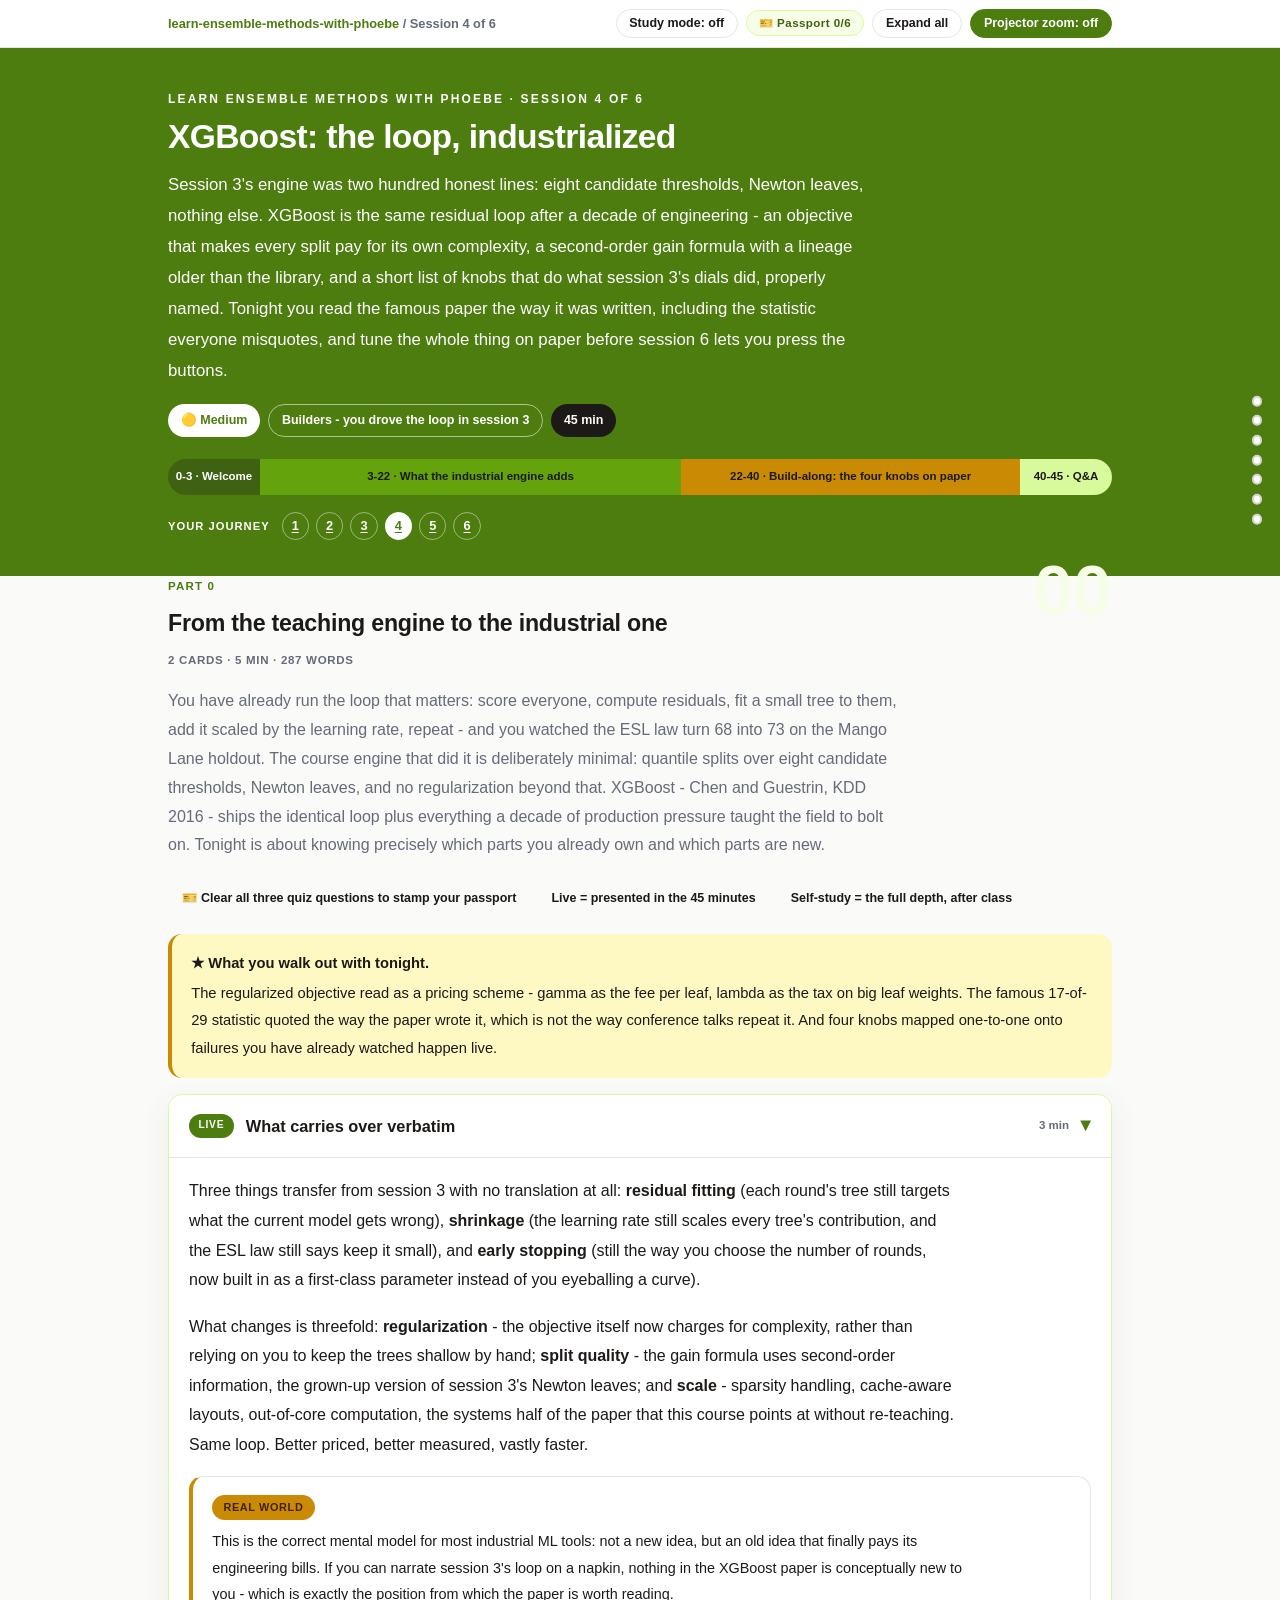
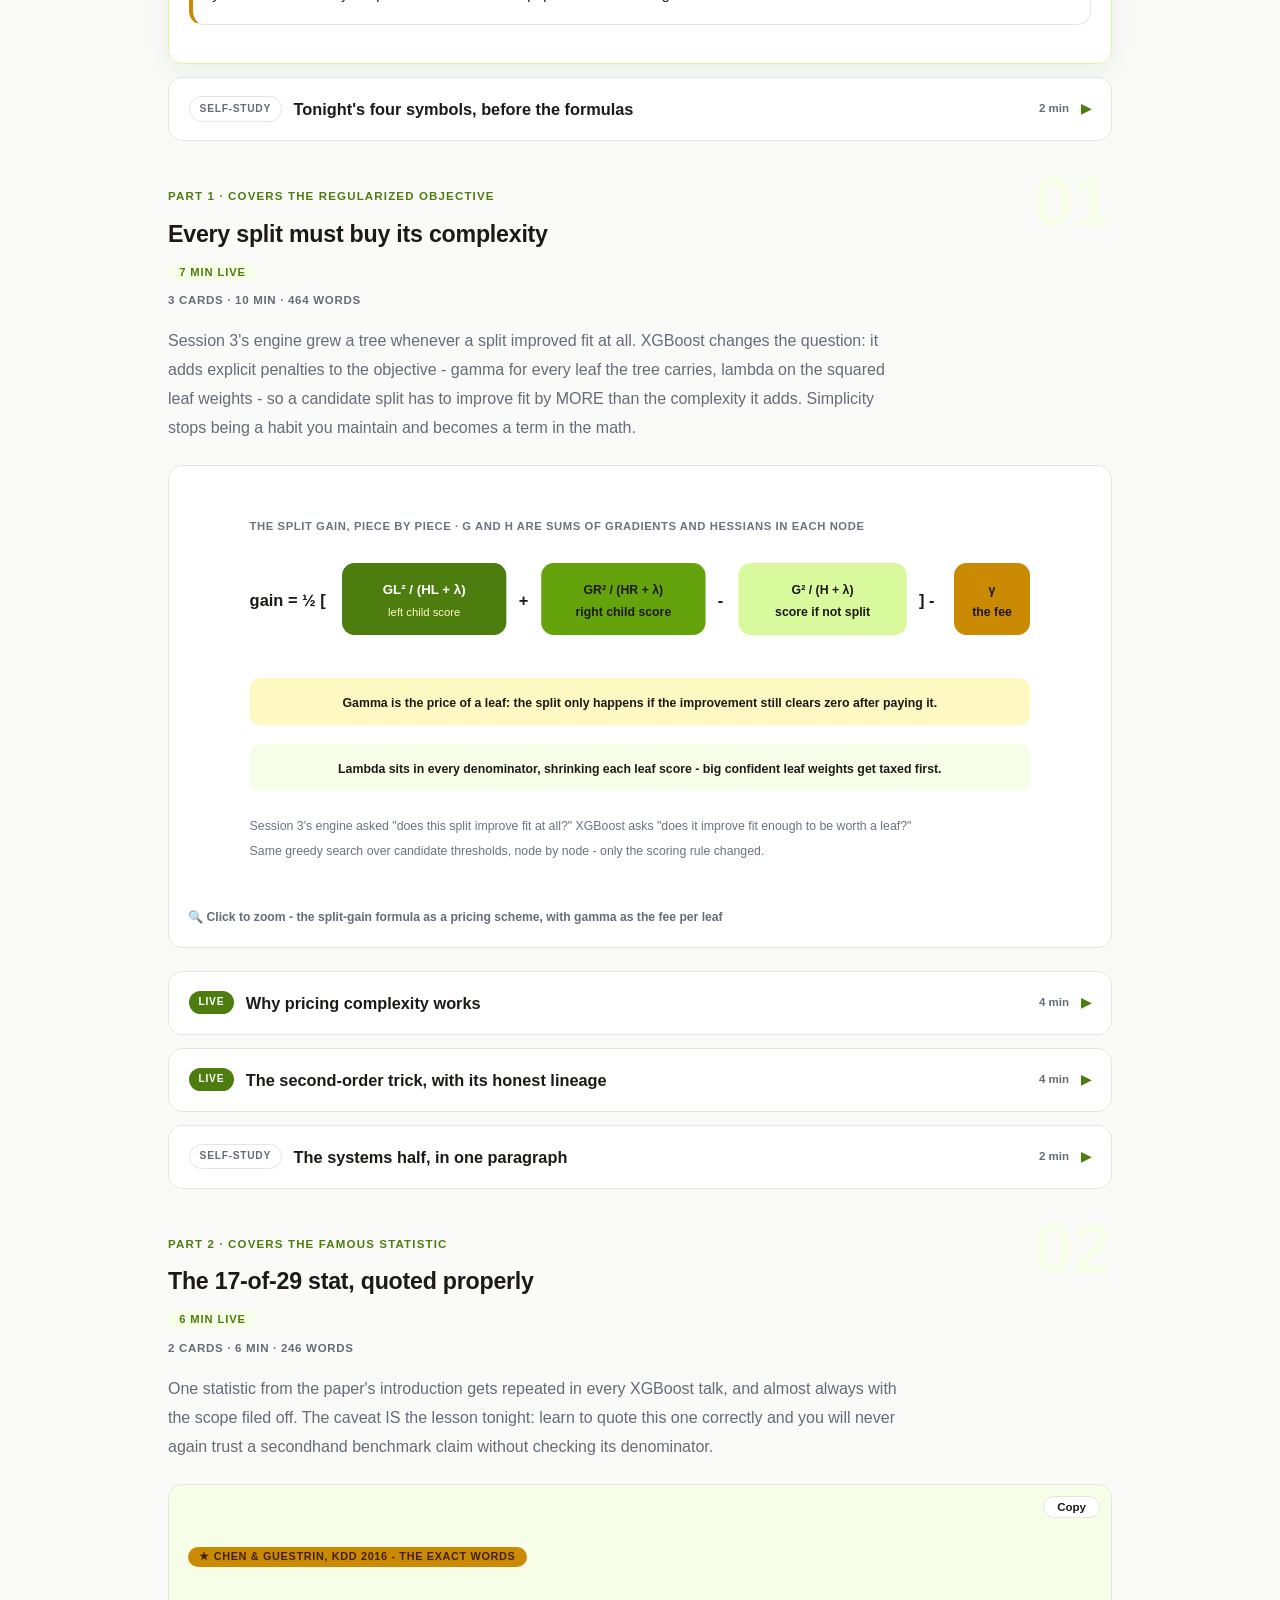
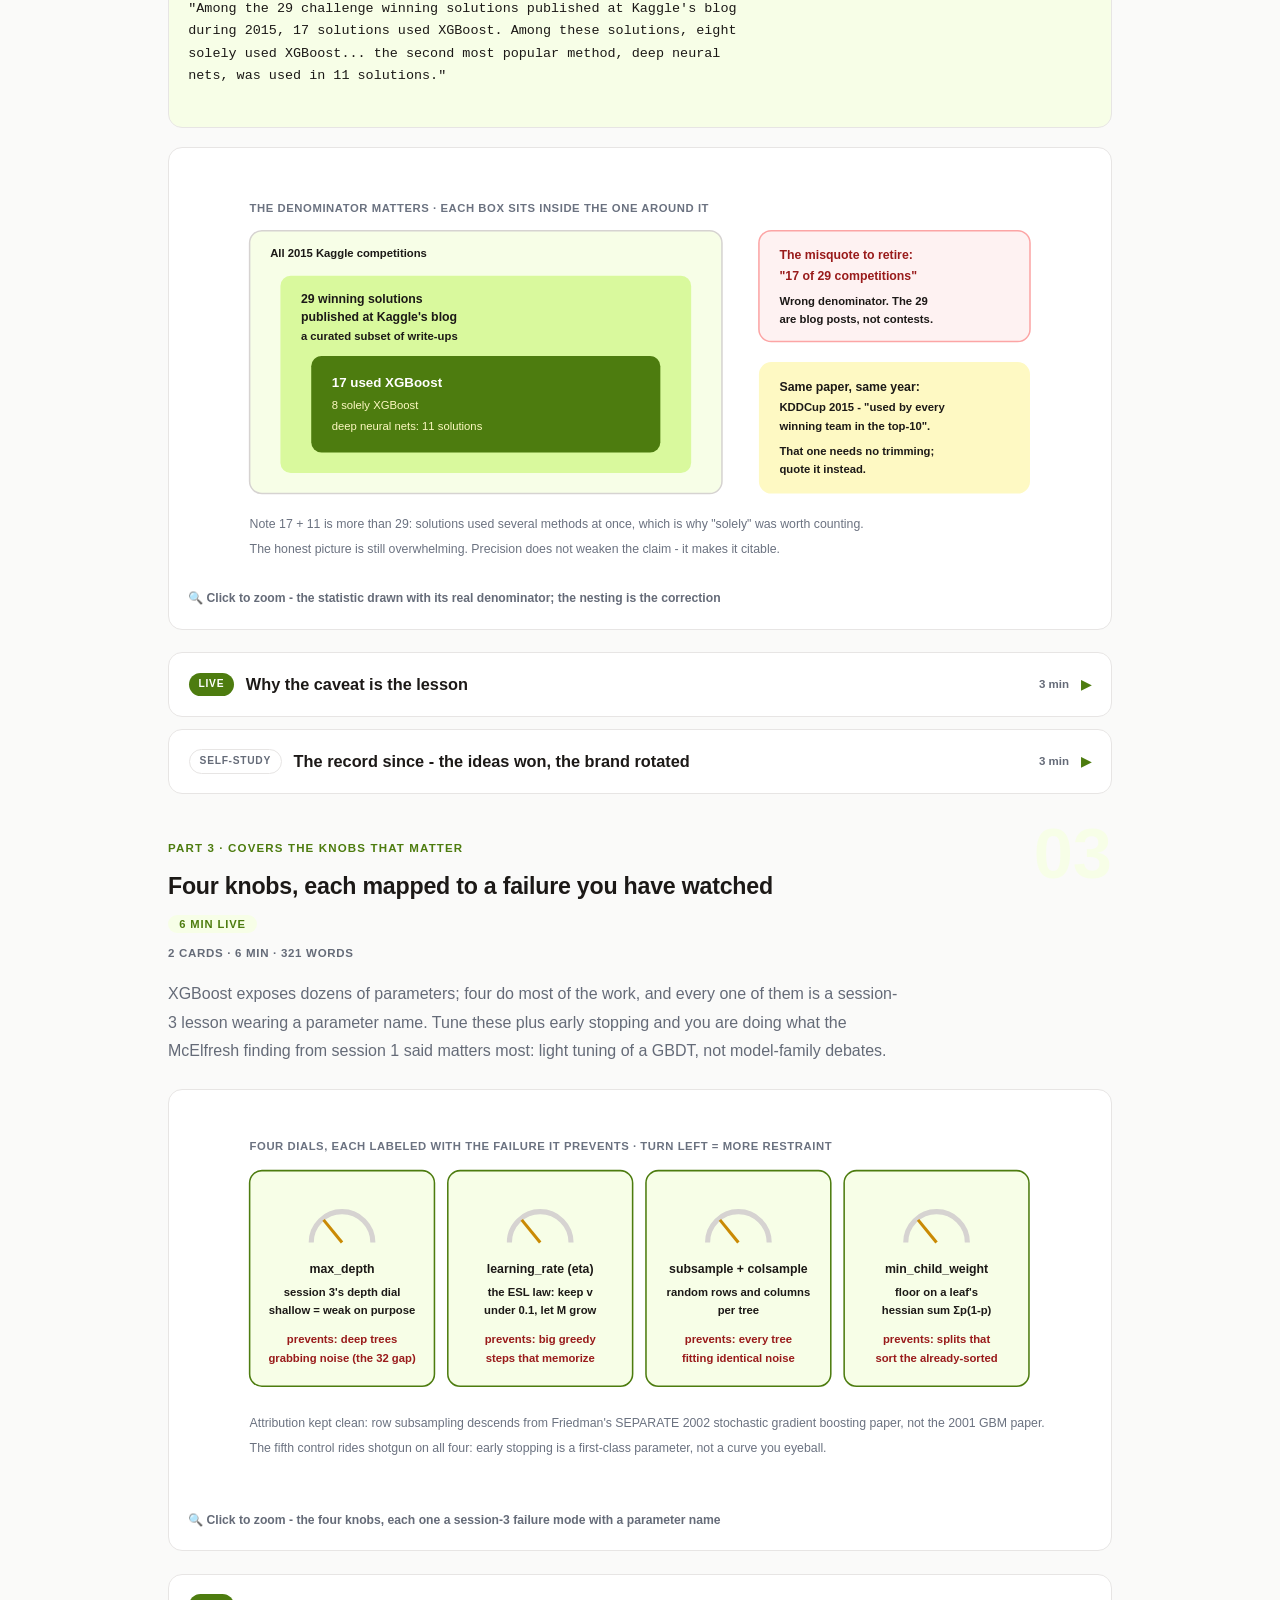
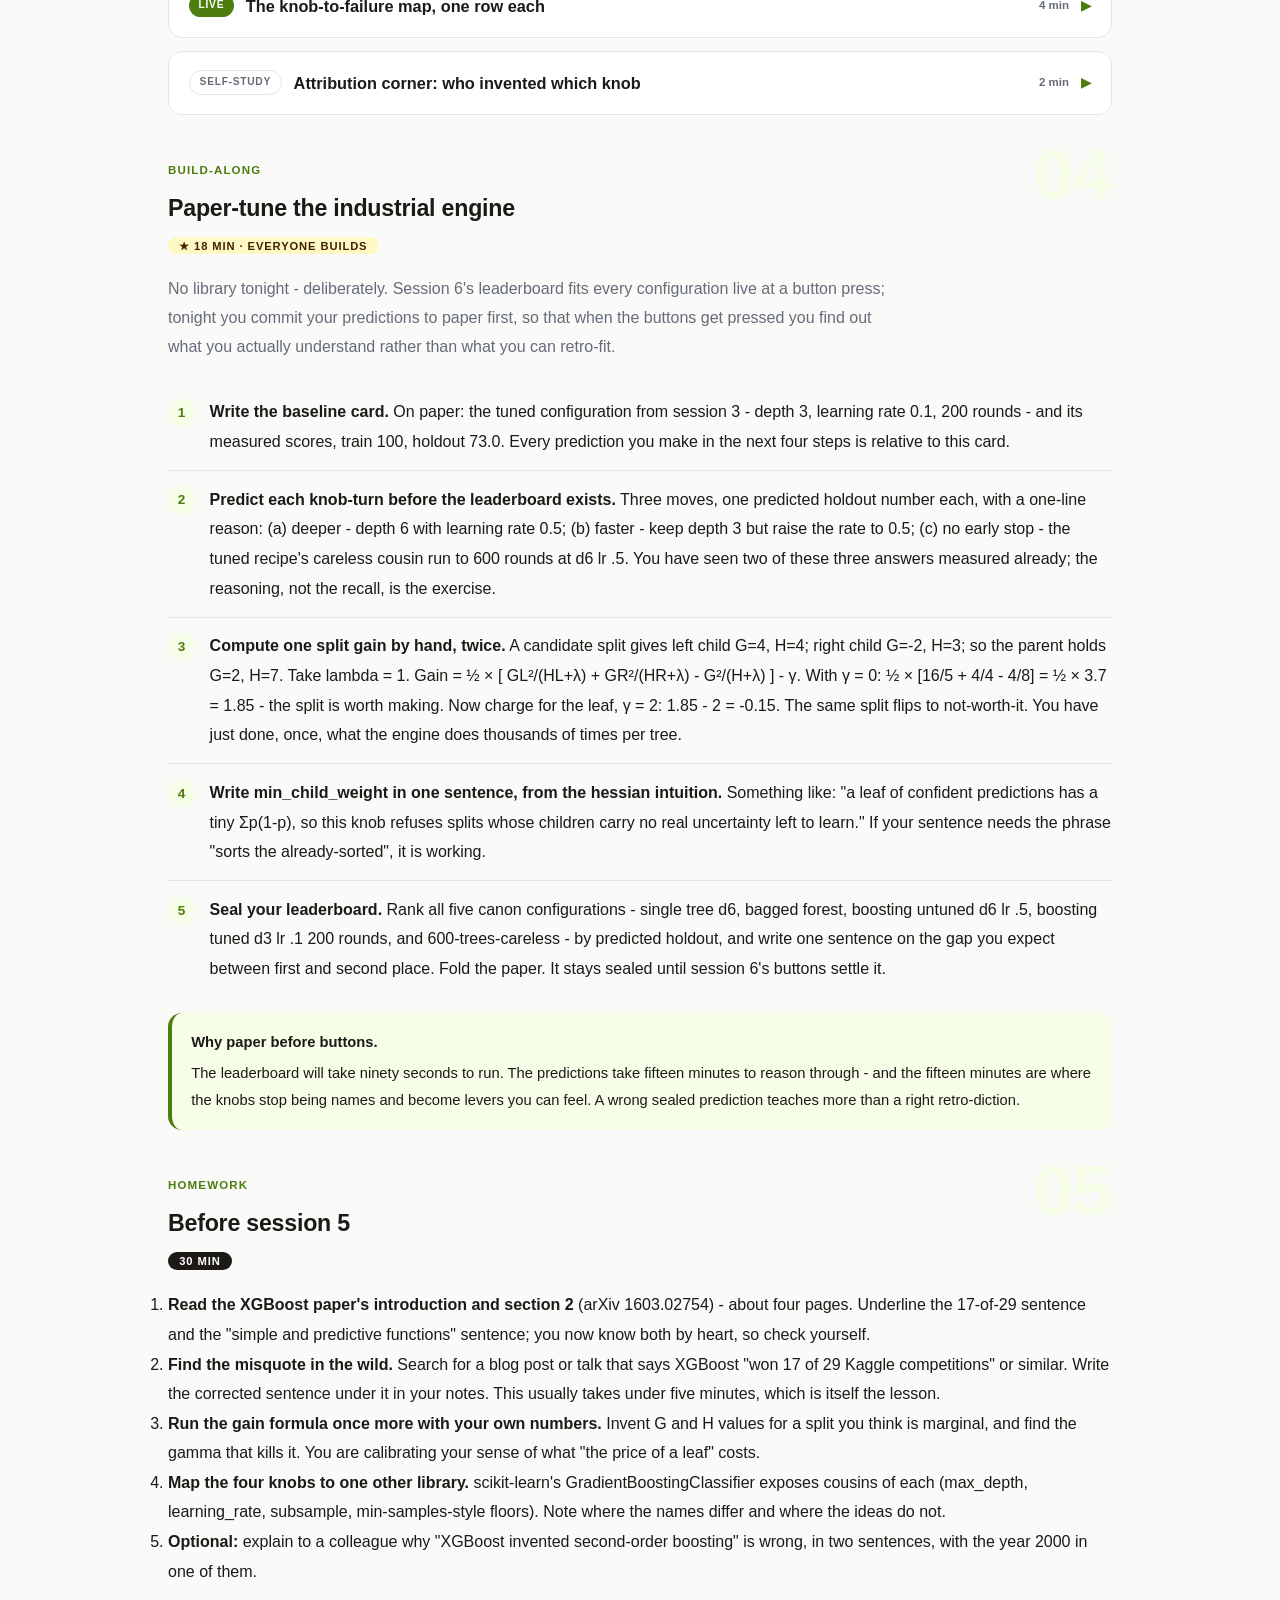
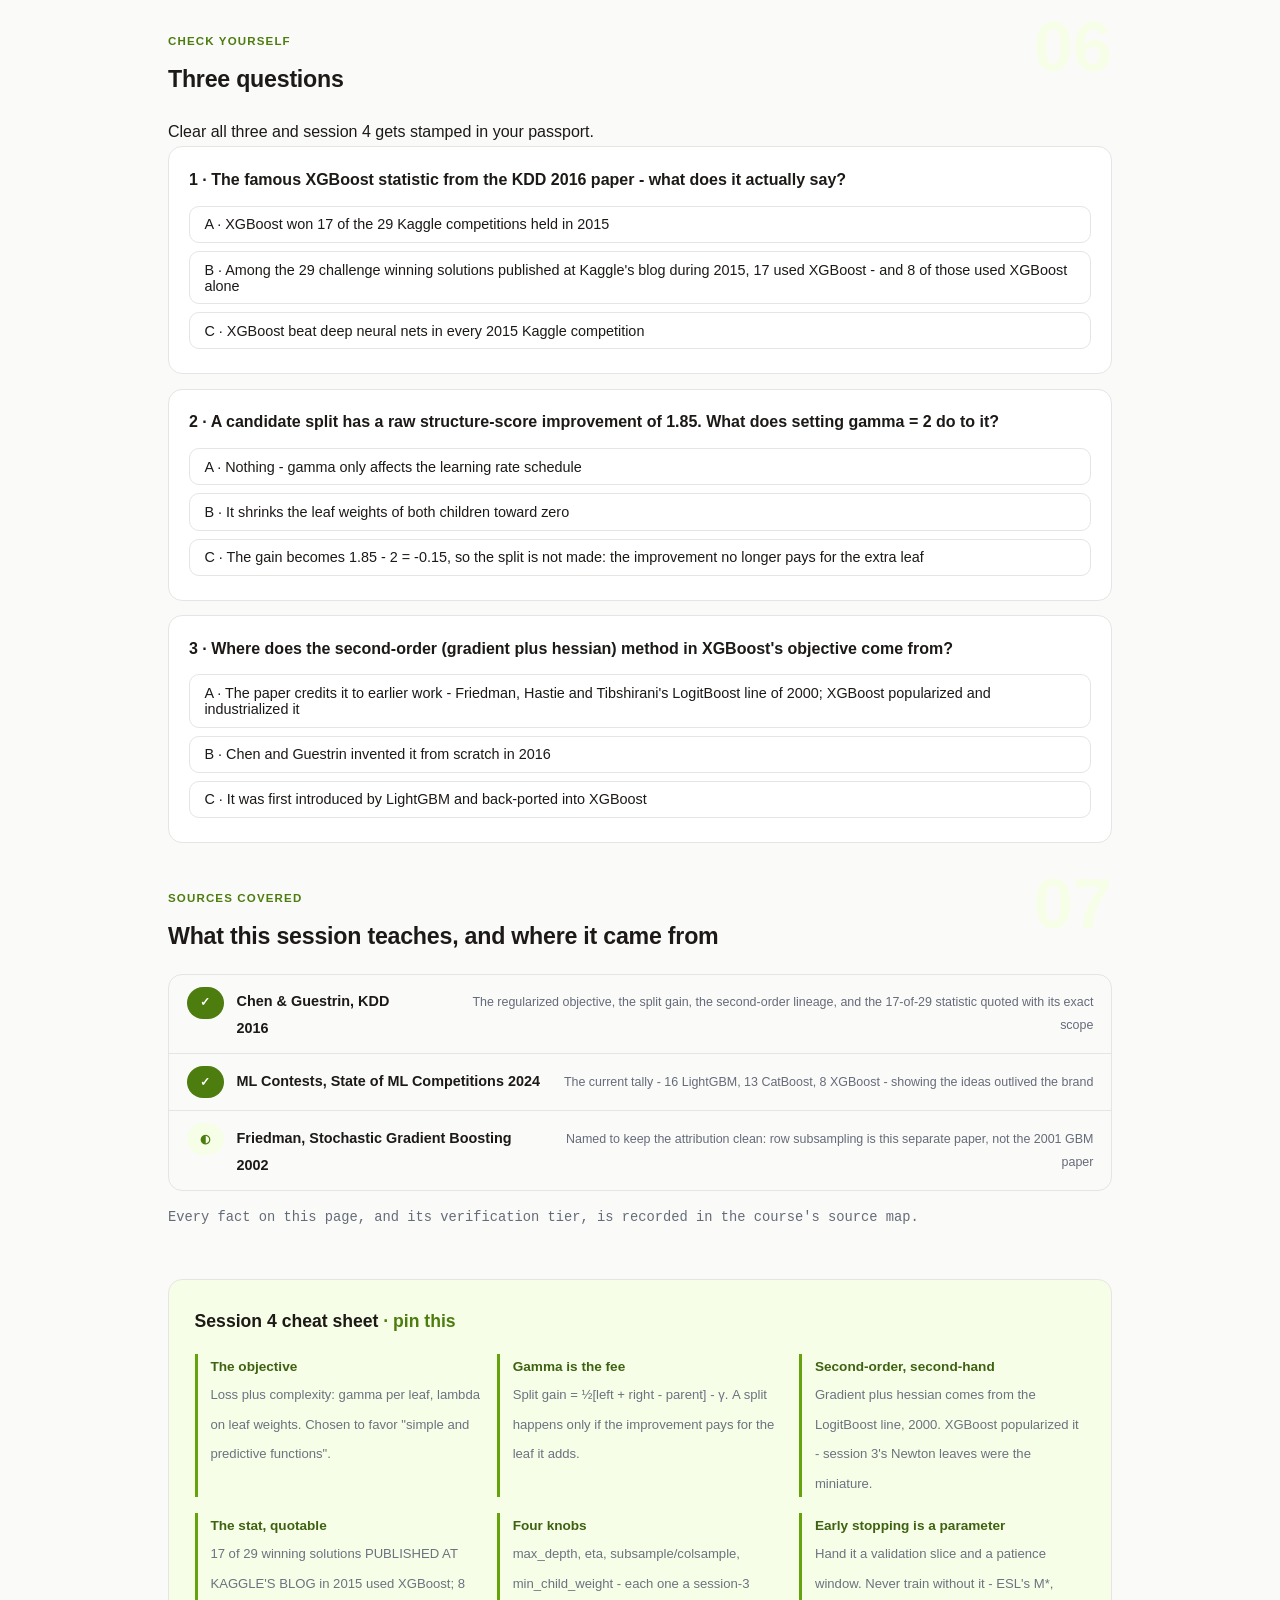
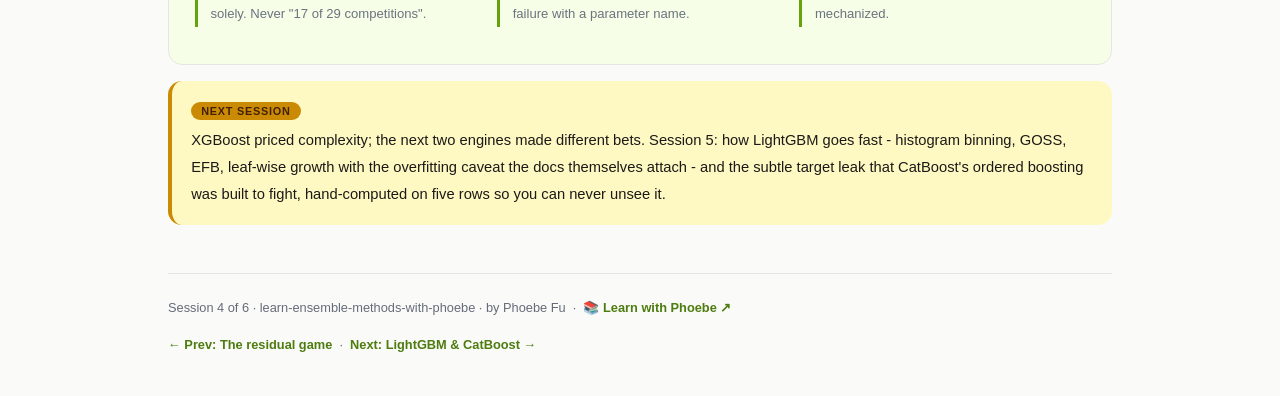
<file: courses/04-xgboost.html>
<!DOCTYPE html>
<html lang="en">
<head>
<meta charset="UTF-8">
<meta name="viewport" content="width=device-width, initial-scale=1.0">
<!-- social:start -->
<meta name="description" content="Session 4 of 6. What XGBoost adds to the boosting loop you already drove: the regularized objective, the second-order trick with its honest lineage, the famous Kaggle statistic quoted properly, and the four knobs that matter.">
<meta property="og:type" content="article">
<meta property="og:site_name" content="Learn with Phoebe">
<meta property="og:title" content="XGBoost - learn ensemble methods with phoebe">
<meta property="og:description" content="Session 4 of 6. The industrial boosting engine: regularization, split gain, the honest 17-of-29 statistic, and the four knobs.">
<meta property="og:url" content="https://phoebefu6.github.io/learn-ensemble-methods-with-phoebe/courses/04-xgboost.html">
<meta property="og:image" content="https://phoebefu6.github.io/learn-ensemble-methods-with-phoebe/assets/og-cover.png">
<meta property="og:image:width" content="1200">
<meta property="og:image:height" content="630">
<meta name="twitter:card" content="summary_large_image">
<meta name="twitter:title" content="XGBoost - learn ensemble methods with phoebe">
<meta name="twitter:description" content="Session 4 of 6. From the teaching engine to the industrial one, quote by quote.">
<meta name="twitter:image" content="https://phoebefu6.github.io/learn-ensemble-methods-with-phoebe/assets/og-cover.png">
<!-- social:end -->
<title>Session 4 · XGBoost - learn ensemble methods with phoebe</title>
<link rel="stylesheet" href="../assets/style.css?v=23">
</head>
<body>

<div class="toolbar">
  <div class="wrap">
    <span class="crumb"><a href="../index.html">learn-ensemble-methods-with-phoebe</a> / Session 4 of 6</span>
    <button class="btn" id="toggle-all" type="button">Expand all</button>
    <button class="btn primary" id="zoom-toggle" type="button">Projector zoom: off</button>
  </div>
</div>

<header class="masthead">
  <div class="wrap">
    <div class="eyebrow">Learn Ensemble Methods with Phoebe · Session 4 of 6</div>
    <h1>XGBoost: the loop, <span class="accent">industrialized</span></h1>
    <p class="sub">Session 3's engine was two hundred honest lines: eight candidate thresholds, Newton leaves, nothing else. XGBoost is the same residual loop after a decade of engineering - an objective that makes every split pay for its own complexity, a second-order gain formula with a lineage older than the library, and a short list of knobs that do what session 3's dials did, properly named. Tonight you read the famous paper the way it was written, including the statistic everyone misquotes, and tune the whole thing on paper before session 6 lets you press the buttons.</p>
    <div class="chip-row">
      <span class="chip level">🟡 Medium</span>
      <span class="chip audience">Builders - you drove the loop in session 3</span>
      <span class="chip time">45 min</span>
    </div>
    <div class="agenda">
      <span class="a1" style="flex:1">0-3 · Welcome</span>
      <span class="a2" style="flex:5">3-22 · What the industrial engine adds</span>
      <span class="a3" style="flex:4">22-40 · Build-along: the four knobs on paper</span>
      <span class="a4" style="flex:1">40-45 · Q&amp;A</span>
    </div>
  </div>
</header>

<main class="wrap">

  <!-- ============ INTRO ============ -->
  <section class="section" id="intro">
    <div class="section-kicker">
      <span class="klabel">Part 0</span>
      <h2>From the teaching engine to the industrial one</h2>
    </div>
    <p class="lede">You have already run the loop that matters: score everyone, compute residuals, fit a small tree to them, add it scaled by the learning rate, repeat - and you watched the ESL law turn 68 into 73 on the Mango Lane holdout. The course engine that did it is deliberately minimal: quantile splits over eight candidate thresholds, Newton leaves, and no regularization beyond that. XGBoost - Chen and Guestrin, KDD 2016 - ships the identical loop plus everything a decade of production pressure taught the field to bolt on. Tonight is about knowing precisely which parts you already own and which parts are new.</p>

    <div class="legend">
      <span class="pill">🎫 Clear all three quiz questions to stamp your passport</span>
      <span class="pill">Live = presented in the 45 minutes</span>
      <span class="pill">Self-study = the full depth, after class</span>
    </div>

    <div class="callout win">
      <p><strong>★ What you walk out with tonight.</strong> The regularized objective read as a pricing scheme - gamma as the fee per leaf, lambda as the tax on big leaf weights. The famous 17-of-29 statistic quoted the way the paper wrote it, which is not the way conference talks repeat it. And four knobs mapped one-to-one onto failures you have already watched happen live.</p>
    </div>

    <details class="card" open>
      <summary><span class="mode live">Live</span>What carries over verbatim<span class="mini">3 min</span><span class="caret">▶</span></summary>
      <div class="body">
        <p>Three things transfer from session 3 with no translation at all: <strong>residual fitting</strong> (each round's tree still targets what the current model gets wrong), <strong>shrinkage</strong> (the learning rate still scales every tree's contribution, and the ESL law still says keep it small), and <strong>early stopping</strong> (still the way you choose the number of rounds, now built in as a first-class parameter instead of you eyeballing a curve).</p>
        <p>What changes is threefold: <strong>regularization</strong> - the objective itself now charges for complexity, rather than relying on you to keep the trees shallow by hand; <strong>split quality</strong> - the gain formula uses second-order information, the grown-up version of session 3's Newton leaves; and <strong>scale</strong> - sparsity handling, cache-aware layouts, out-of-core computation, the systems half of the paper that this course points at without re-teaching. Same loop. Better priced, better measured, vastly faster.</p>
        <div class="callout example">
          <span class="ex-pill">Real world</span>
          <p>This is the correct mental model for most industrial ML tools: not a new idea, but an old idea that finally pays its engineering bills. If you can narrate session 3's loop on a napkin, nothing in the XGBoost paper is conceptually new to you - which is exactly the position from which the paper is worth reading.</p>
        </div>
      </div>
    </details>

    <details class="card">
      <summary><span class="mode self">Self-study</span>Tonight's four symbols, before the formulas<span class="mini">2 min</span><span class="caret">▶</span></summary>
      <div class="body">
        <ul>
          <li><strong>g (gradient)</strong> - each customer's first-derivative of the loss: session 3's residual, direction and size of the current mistake.</li>
          <li><strong>h (hessian)</strong> - the second derivative: for log-loss, p(1-p), the same quantity that sat in session 3's Newton leaf denominator. Near-zero when the model is already confident.</li>
          <li><strong>G, H</strong> - the sums of g and h over all customers in a node. Every score tonight is built from these two sums.</li>
          <li><strong>gamma, lambda</strong> - the two prices: gamma per leaf added, lambda on the size of each leaf's weight.</li>
        </ul>
      </div>
    </details>
  </section>

  <!-- ============ PART 1 ============ -->
  <section class="section" id="part-1">
    <div class="section-kicker">
      <span class="klabel">Part 1 · covers the regularized objective</span>
      <h2>Every split must buy its complexity</h2>
      <span class="tag concept">7 min live</span>
    </div>
    <p class="lede">Session 3's engine grew a tree whenever a split improved fit at all. XGBoost changes the question: it adds explicit penalties to the objective - gamma for every leaf the tree carries, lambda on the squared leaf weights - so a candidate split has to improve fit by MORE than the complexity it adds. Simplicity stops being a habit you maintain and becomes a term in the math.</p>

    <figure class="zoomable">
      <svg viewBox="0 0 880 400" xmlns="http://www.w3.org/2000/svg" role="img" aria-label="Anatomy of the XGBoost split gain: half of left child score plus right child score minus parent score, minus gamma, where gamma is the price of a leaf">
        <style>
          .e4aH { font: 700 13px Inter, sans-serif; fill: #fff; }
          .e4aS { font: 400 11px Inter, sans-serif; fill: #FEF9C3; }
          .e4aK { font: 700 12px Inter, sans-serif; fill: #1C1917; }
          .e4aL { font: 600 12px Inter, sans-serif; fill: #1C1917; }
          .e4aO { font: 800 16px Inter, sans-serif; fill: #1C1917; }
          .e4aN { font: 400 12px Inter, sans-serif; fill: #6B7280; }
          .e4aT { font: 700 11px Inter, sans-serif; fill: #6B7280; letter-spacing: .05em; }
        </style>
        <text class="e4aT" x="60" y="44">THE SPLIT GAIN, PIECE BY PIECE · G AND H ARE SUMS OF GRADIENTS AND HESSIANS IN EACH NODE</text>
        <text class="e4aO" x="60" y="118">gain = ½ [</text>
        <rect x="150" y="76" width="160" height="70" rx="12" fill="#4D7C0F"/>
        <text class="e4aH" x="230" y="106" text-anchor="middle">GL² / (HL + λ)</text>
        <text class="e4aS" x="230" y="128" text-anchor="middle">left child score</text>
        <text class="e4aO" x="322" y="118">+</text>
        <rect x="344" y="76" width="160" height="70" rx="12" fill="#65A30D"/>
        <text class="e4aK" x="424" y="106" text-anchor="middle">GR² / (HR + λ)</text>
        <text class="e4aL" x="424" y="128" text-anchor="middle">right child score</text>
        <text class="e4aO" x="516" y="118">-</text>
        <rect x="536" y="76" width="164" height="70" rx="12" fill="#D9F99D"/>
        <text class="e4aK" x="618" y="106" text-anchor="middle">G² / (H + λ)</text>
        <text class="e4aL" x="618" y="128" text-anchor="middle">score if not split</text>
        <text class="e4aO" x="712" y="118">] -</text>
        <rect x="746" y="76" width="74" height="70" rx="12" fill="#CA8A04"/>
        <text class="e4aK" x="783" y="106" text-anchor="middle">γ</text>
        <text class="e4aL" x="783" y="128" text-anchor="middle">the fee</text>
        <rect x="60" y="188" width="760" height="46" rx="10" fill="#FEF9C3"/>
        <text class="e4aK" x="440" y="216" text-anchor="middle">Gamma is the price of a leaf: the split only happens if the improvement still clears zero after paying it.</text>
        <rect x="60" y="252" width="760" height="46" rx="10" fill="#F7FEE7"/>
        <text class="e4aK" x="440" y="280" text-anchor="middle">Lambda sits in every denominator, shrinking each leaf score - big confident leaf weights get taxed first.</text>
        <text class="e4aN" x="60" y="336">Session 3's engine asked "does this split improve fit at all?" XGBoost asks "does it improve fit enough to be worth a leaf?"</text>
        <text class="e4aN" x="60" y="360">Same greedy search over candidate thresholds, node by node - only the scoring rule changed.</text>
      </svg>
      <figcaption>🔍 Click to zoom - the split-gain formula as a pricing scheme, with gamma as the fee per leaf</figcaption>
    </figure>

    <details class="card">
      <summary><span class="mode live">Live</span>Why pricing complexity works<span class="mini">4 min</span><span class="caret">▶</span></summary>
      <div class="body">
        <p>Recall session 3's diagnosis of the 32-point gap: deep trees kept splitting because splits kept helping on the training data - and past some point the only thing left to help with was noise. Gamma attacks that mechanism directly. A split that separates real signal produces a large gain and pays the fee easily; a split that merely carves off a few noisy customers produces a marginal gain, and the fee kills it. The paper states the intent plainly:</p>
        <div class="prompt-box good">
          <span class="label">★ Chen &amp; Guestrin, KDD 2016 - the objective's design goal</span>
"the regularized objective will tend to select a model employing
simple and predictive functions"
        </div>
        <p>Simple AND predictive - the objective encodes the trade instead of leaving it to discipline. In the build-along you will compute one gain by hand at gamma zero and gamma two and watch a borderline split flip from worth-it to not. That flip, repeated thousands of times per tree, is where the industrial engine's restraint comes from.</p>
      </div>
    </details>

    <details class="card">
      <summary><span class="mode live">Live</span>The second-order trick, with its honest lineage<span class="mini">4 min</span><span class="caret">▶</span></summary>
      <div class="body">
        <p>Session 3's plain loop used only the residual - the gradient. XGBoost's objective uses the gradient AND the hessian, a second-order Taylor expansion of the loss: it knows not just which direction each customer's error points, but how much curvature there is - how quickly a correction stops helping. That is what the G and H sums in the gain formula carry.</p>
        <p>You have already met this idea in miniature. Session 3's Newton leaves set each leaf value to the residual sum divided by the sum of p(1-p) - gradient sum over hessian sum. XGBoost's optimal leaf weight is the same shape with lambda in the denominator. And the lineage is worth stating precisely, because the paper itself does: XGBoost credits the second-order method to earlier work - it "originated from Friedman et al.", the LogitBoost line of 2000. <strong>XGBoost popularized second-order boosting; it did not invent it.</strong> Knowing that is the difference between reading the paper and being impressed by it.</p>
        <div class="callout tip">
          <p><strong>Why practitioners should care about the hessian at all.</strong> p(1-p) is near zero exactly when the model is already confident. A node full of confidently-predicted customers has a tiny H, which makes its score explode unless lambda holds it down, and which is precisely the situation one of tonight's four knobs - min_child_weight - exists to forbid. The theory and the knob are the same fact.</p>
        </div>
      </div>
    </details>

    <details class="card">
      <summary><span class="mode self">Self-study</span>The systems half, in one paragraph<span class="mini">2 min</span><span class="caret">▶</span></summary>
      <div class="body">
        <p>Half the KDD paper is systems engineering this course deliberately does not re-teach: a sparsity-aware split algorithm with a learned default direction for missing values, compressed column blocks for cache-friendly threshold scans, and out-of-core training for data that exceeds memory. The one-sentence takeaway: the reason XGBoost conquered practice was never just the math - it was that the math shipped inside an engine that ran fast on ugly real data. Scale is a feature.</p>
      </div>
    </details>
  </section>

  <!-- ============ PART 2 ============ -->
  <section class="section" id="part-2">
    <div class="section-kicker">
      <span class="klabel">Part 2 · covers the famous statistic</span>
      <h2>The 17-of-29 stat, quoted properly</h2>
      <span class="tag concept">6 min live</span>
    </div>
    <p class="lede">One statistic from the paper's introduction gets repeated in every XGBoost talk, and almost always with the scope filed off. The caveat IS the lesson tonight: learn to quote this one correctly and you will never again trust a secondhand benchmark claim without checking its denominator.</p>

    <div class="prompt-box good">
      <span class="label">★ Chen &amp; Guestrin, KDD 2016 - the exact words</span>
"Among the 29 challenge winning solutions published at Kaggle's blog
during 2015, 17 solutions used XGBoost. Among these solutions, eight
solely used XGBoost... the second most popular method, deep neural
nets, was used in 11 solutions."
    </div>

    <figure class="zoomable">
      <svg viewBox="0 0 880 400" xmlns="http://www.w3.org/2000/svg" role="img" aria-label="The 17-of-29 statistic drawn honestly: all 2015 Kaggle competitions contain a smaller curated set of 29 blog-published winning solutions, of which 17 used XGBoost and 8 used it solely">
        <style>
          .e4bH { font: 700 13px Inter, sans-serif; fill: #fff; }
          .e4bS { font: 400 11px Inter, sans-serif; fill: #FEF9C3; }
          .e4bK { font: 700 12px Inter, sans-serif; fill: #1C1917; }
          .e4bL { font: 600 11px Inter, sans-serif; fill: #1C1917; }
          .e4bR { font: 700 12px Inter, sans-serif; fill: #991B1B; }
          .e4bN { font: 400 12px Inter, sans-serif; fill: #6B7280; }
          .e4bT { font: 700 11px Inter, sans-serif; fill: #6B7280; letter-spacing: .05em; }
        </style>
        <text class="e4bT" x="60" y="44">THE DENOMINATOR MATTERS · EACH BOX SITS INSIDE THE ONE AROUND IT</text>
        <rect x="60" y="62" width="460" height="256" rx="12" fill="#F7FEE7" stroke="#D6D3D1" stroke-width="1.5"/>
        <text class="e4bL" x="80" y="88">All 2015 Kaggle competitions</text>
        <rect x="90" y="106" width="400" height="192" rx="10" fill="#D9F99D"/>
        <text class="e4bK" x="110" y="132">29 winning solutions</text>
        <text class="e4bK" x="110" y="150">published at Kaggle's blog</text>
        <text class="e4bL" x="110" y="168">a curated subset of write-ups</text>
        <rect x="120" y="184" width="340" height="94" rx="10" fill="#4D7C0F"/>
        <text class="e4bH" x="140" y="214">17 used XGBoost</text>
        <text class="e4bS" x="140" y="236">8 solely XGBoost</text>
        <text class="e4bS" x="140" y="256">deep neural nets: 11 solutions</text>
        <rect x="556" y="62" width="264" height="108" rx="12" fill="#FEF2F2" stroke="#FCA5A5" stroke-width="1.5"/>
        <text class="e4bR" x="576" y="90">The misquote to retire:</text>
        <text class="e4bR" x="576" y="110">"17 of 29 competitions"</text>
        <text class="e4bL" x="576" y="134">Wrong denominator. The 29</text>
        <text class="e4bL" x="576" y="152">are blog posts, not contests.</text>
        <rect x="556" y="190" width="264" height="128" rx="12" fill="#FEF9C3"/>
        <text class="e4bK" x="576" y="218">Same paper, same year:</text>
        <text class="e4bL" x="576" y="238">KDDCup 2015 - "used by every</text>
        <text class="e4bL" x="576" y="256">winning team in the top-10".</text>
        <text class="e4bL" x="576" y="280">That one needs no trimming;</text>
        <text class="e4bL" x="576" y="298">quote it instead.</text>
        <text class="e4bN" x="60" y="352">Note 17 + 11 is more than 29: solutions used several methods at once, which is why "solely" was worth counting.</text>
        <text class="e4bN" x="60" y="376">The honest picture is still overwhelming. Precision does not weaken the claim - it makes it citable.</text>
      </svg>
      <figcaption>🔍 Click to zoom - the statistic drawn with its real denominator; the nesting is the correction</figcaption>
    </figure>

    <details class="card">
      <summary><span class="mode live">Live</span>Why the caveat is the lesson<span class="mini">3 min</span><span class="caret">▶</span></summary>
      <div class="body">
        <p>The 29 are winning solutions <strong>published at Kaggle's blog</strong> during 2015 - a curated subset, written up because they were interesting, not a census of every competition run that year. Say "17 of 29 competitions" and you have changed the denominator, the population, and the claim. The paper's own KDDCup 2015 line - used by every winning team in the top-10 - is a complete census of its scope and needs no such care, which is exactly why the paper offers both.</p>
        <p>This is the same skill session 1 taught with the Grinsztajn scope words: a claim quoted with its boundary attached survives scrutiny; the punchy version dies at the first person who checks. In a churn readout at Mango Lane, "our model family won 17 of 29 Kaggle competitions" is a sentence a sharp CFO can dismantle in one question. The precise version cannot be.</p>
      </div>
    </details>

    <details class="card">
      <summary><span class="mode self">Self-study</span>The record since - the ideas won, the brand rotated<span class="mini">3 min</span><span class="caret">▶</span></summary>
      <div class="body">
        <p>Freeze-framing 2015 would be its own dishonesty. The current tally, from the State of ML Competitions 2024 report: among 2024 winning solutions, <strong>16 used LightGBM, 13 CatBoost, 8 XGBoost</strong>. XGBoost is no longer even the most-used booster in competitions - and that is fine, because every one of those winners is running the same regularized second-order residual loop this session teaches. The paradigm XGBoost proved is what dominates; the specific binary rotates with the years.</p>
        <p>Session 5 covers exactly what LightGBM and CatBoost changed to earn those numbers. Nothing in tonight's math gets thrown away - it gets built on.</p>
      </div>
    </details>
  </section>

  <!-- ============ PART 3 ============ -->
  <section class="section" id="part-3">
    <div class="section-kicker">
      <span class="klabel">Part 3 · covers the knobs that matter</span>
      <h2>Four knobs, each mapped to a failure you have watched</h2>
      <span class="tag concept">6 min live</span>
    </div>
    <p class="lede">XGBoost exposes dozens of parameters; four do most of the work, and every one of them is a session-3 lesson wearing a parameter name. Tune these plus early stopping and you are doing what the McElfresh finding from session 1 said matters most: light tuning of a GBDT, not model-family debates.</p>

    <figure class="zoomable">
      <svg viewBox="0 0 880 380" xmlns="http://www.w3.org/2000/svg" role="img" aria-label="The four XGBoost knobs as dials: max depth, learning rate, subsample and colsample, and min child weight, each labeled with the failure it prevents">
        <style>
          .e4cH { font: 700 12px Inter, sans-serif; fill: #1C1917; }
          .e4cL { font: 600 11px Inter, sans-serif; fill: #1C1917; }
          .e4cP { font: 700 11px Inter, sans-serif; fill: #991B1B; }
          .e4cN { font: 400 12px Inter, sans-serif; fill: #6B7280; }
          .e4cT { font: 700 11px Inter, sans-serif; fill: #6B7280; letter-spacing: .05em; }
        </style>
        <text class="e4cT" x="60" y="40">FOUR DIALS, EACH LABELED WITH THE FAILURE IT PREVENTS · TURN LEFT = MORE RESTRAINT</text>
        <rect x="60" y="60" width="180" height="210" rx="12" fill="#F7FEE7" stroke="#4D7C0F" stroke-width="1.5"/>
        <path d="M 120 130 A 30 30 0 0 1 180 130" fill="none" stroke="#D6D3D1" stroke-width="5"/>
        <line x1="150" y1="130" x2="132" y2="108" stroke="#CA8A04" stroke-width="3"/>
        <text class="e4cH" x="150" y="160" text-anchor="middle">max_depth</text>
        <text class="e4cL" x="150" y="182" text-anchor="middle">session 3's depth dial</text>
        <text class="e4cL" x="150" y="200" text-anchor="middle">shallow = weak on purpose</text>
        <text class="e4cP" x="150" y="228" text-anchor="middle">prevents: deep trees</text>
        <text class="e4cP" x="150" y="246" text-anchor="middle">grabbing noise (the 32 gap)</text>
        <rect x="253" y="60" width="180" height="210" rx="12" fill="#F7FEE7" stroke="#4D7C0F" stroke-width="1.5"/>
        <path d="M 313 130 A 30 30 0 0 1 373 130" fill="none" stroke="#D6D3D1" stroke-width="5"/>
        <line x1="343" y1="130" x2="325" y2="108" stroke="#CA8A04" stroke-width="3"/>
        <text class="e4cH" x="343" y="160" text-anchor="middle">learning_rate (eta)</text>
        <text class="e4cL" x="343" y="182" text-anchor="middle">the ESL law: keep v</text>
        <text class="e4cL" x="343" y="200" text-anchor="middle">under 0.1, let M grow</text>
        <text class="e4cP" x="343" y="228" text-anchor="middle">prevents: big greedy</text>
        <text class="e4cP" x="343" y="246" text-anchor="middle">steps that memorize</text>
        <rect x="446" y="60" width="180" height="210" rx="12" fill="#F7FEE7" stroke="#4D7C0F" stroke-width="1.5"/>
        <path d="M 506 130 A 30 30 0 0 1 566 130" fill="none" stroke="#D6D3D1" stroke-width="5"/>
        <line x1="536" y1="130" x2="518" y2="108" stroke="#CA8A04" stroke-width="3"/>
        <text class="e4cH" x="536" y="160" text-anchor="middle">subsample + colsample</text>
        <text class="e4cL" x="536" y="182" text-anchor="middle">random rows and columns</text>
        <text class="e4cL" x="536" y="200" text-anchor="middle">per tree</text>
        <text class="e4cP" x="536" y="228" text-anchor="middle">prevents: every tree</text>
        <text class="e4cP" x="536" y="246" text-anchor="middle">fitting identical noise</text>
        <rect x="639" y="60" width="180" height="210" rx="12" fill="#F7FEE7" stroke="#4D7C0F" stroke-width="1.5"/>
        <path d="M 699 130 A 30 30 0 0 1 759 130" fill="none" stroke="#D6D3D1" stroke-width="5"/>
        <line x1="729" y1="130" x2="711" y2="108" stroke="#CA8A04" stroke-width="3"/>
        <text class="e4cH" x="729" y="160" text-anchor="middle">min_child_weight</text>
        <text class="e4cL" x="729" y="182" text-anchor="middle">floor on a leaf's</text>
        <text class="e4cL" x="729" y="200" text-anchor="middle">hessian sum Σp(1-p)</text>
        <text class="e4cP" x="729" y="228" text-anchor="middle">prevents: splits that</text>
        <text class="e4cP" x="729" y="246" text-anchor="middle">sort the already-sorted</text>
        <text class="e4cN" x="60" y="310">Attribution kept clean: row subsampling descends from Friedman's SEPARATE 2002 stochastic gradient boosting paper, not the 2001 GBM paper.</text>
        <text class="e4cN" x="60" y="334">The fifth control rides shotgun on all four: early stopping is a first-class parameter, not a curve you eyeball.</text>
      </svg>
      <figcaption>🔍 Click to zoom - the four knobs, each one a session-3 failure mode with a parameter name</figcaption>
    </figure>

    <details class="card">
      <summary><span class="mode live">Live</span>The knob-to-failure map, one row each<span class="mini">4 min</span><span class="caret">▶</span></summary>
      <div class="body">
        <table class="clean">
          <tr><th>Knob</th><th>What it is</th><th>Failure it prevents</th><th>You watched it in</th></tr>
          <tr><td>max_depth</td><td>Cap on tree depth</td><td>Deep trees grabbing noise in one greedy bite</td><td>Session 3: d6 lr .5, holdout stuck at 68</td></tr>
          <tr><td>learning_rate (eta)</td><td>Shrinkage on every tree's contribution</td><td>Big steps that memorize before signal is exhausted</td><td>Session 3: the ESL law, 73 vs 68 measured</td></tr>
          <tr><td>subsample / colsample</td><td>Random fraction of rows / columns per tree</td><td>Every tree seeing, and agreeing on, the same noise</td><td>Session 2's random-subsets instinct, ported to boosting</td></tr>
          <tr><td>min_child_weight</td><td>Minimum hessian sum a child may hold</td><td>Splits whose children carry no real uncertainty</td><td>Session 3's p(1-p) denominator, now a floor</td></tr>
        </table>
        <p>The min_child_weight row deserves its one paragraph. A leaf full of confidently-predicted customers has p near 0 or 1 for everyone, so its hessian sum Σp(1-p) is tiny - the model has nothing left to learn there, and a split that isolates such a group is just re-sorting the already-sorted, usually along noise. Requiring each child to carry a minimum hessian sum forbids exactly those splits. It is the same quantity from session 3's Newton leaves, repurposed as a gate.</p>
        <div class="callout tip">
          <p><strong>Early stopping graduates tonight.</strong> In session 3 you read the crest off a live curve by eye. In XGBoost you hand the library a validation slice and a patience window, and it stops at M* for you - ESL's "choose M by early stopping", mechanized into an argument. It is the one parameter you should never train without.</p>
        </div>
      </div>
    </details>

    <details class="card">
      <summary><span class="mode self">Self-study</span>Attribution corner: who invented which knob<span class="mini">2 min</span><span class="caret">▶</span></summary>
      <div class="body">
        <ul>
          <li><strong>Shrinkage</strong> - Friedman 2001, the GBM paper itself; the empirical small-v law is stated in ESL 10.12.1, crediting Friedman.</li>
          <li><strong>Row subsampling</strong> - Friedman again, but a separate 2002 paper: stochastic gradient boosting, in Computational Statistics and Data Analysis. Citing the 2001 paper for it is the most common attribution slip in the field.</li>
          <li><strong>Second-order objective</strong> - the LogitBoost line, Friedman, Hastie and Tibshirani 2000; XGBoost's paper credits it and industrialized it.</li>
          <li><strong>Gamma-priced splits, sparsity handling, the systems layer</strong> - genuinely XGBoost's contribution, along with making all of the above run at scale.</li>
        </ul>
      </div>
    </details>
  </section>

  <!-- ============ DEMO ============ -->
  <section class="section" id="demo-1">
    <div class="section-kicker">
      <span class="klabel">Build-along</span>
      <h2>Paper-tune the industrial engine</h2>
      <span class="tag demo">★ 18 min · everyone builds</span>
    </div>
    <p class="lede">No library tonight - deliberately. Session 6's leaderboard fits every configuration live at a button press; tonight you commit your predictions to paper first, so that when the buttons get pressed you find out what you actually understand rather than what you can retro-fit.</p>

    <div class="steps">
      <div class="step"><p><strong>Write the baseline card.</strong> On paper: the tuned configuration from session 3 - depth 3, learning rate 0.1, 200 rounds - and its measured scores, train 100, holdout 73.0. Every prediction you make in the next four steps is relative to this card.</p></div>
      <div class="step"><p><strong>Predict each knob-turn before the leaderboard exists.</strong> Three moves, one predicted holdout number each, with a one-line reason: (a) deeper - depth 6 with learning rate 0.5; (b) faster - keep depth 3 but raise the rate to 0.5; (c) no early stop - the tuned recipe's careless cousin run to 600 rounds at d6 lr .5. You have seen two of these three answers measured already; the reasoning, not the recall, is the exercise.</p></div>
      <div class="step"><p><strong>Compute one split gain by hand, twice.</strong> A candidate split gives left child G=4, H=4; right child G=-2, H=3; so the parent holds G=2, H=7. Take lambda = 1. Gain = ½ × [ GL²/(HL+λ) + GR²/(HR+λ) - G²/(H+λ) ] - γ. With γ = 0: ½ × [16/5 + 4/4 - 4/8] = ½ × 3.7 = 1.85 - the split is worth making. Now charge for the leaf, γ = 2: 1.85 - 2 = -0.15. The same split flips to not-worth-it. You have just done, once, what the engine does thousands of times per tree.</p></div>
      <div class="step"><p><strong>Write min_child_weight in one sentence, from the hessian intuition.</strong> Something like: "a leaf of confident predictions has a tiny Σp(1-p), so this knob refuses splits whose children carry no real uncertainty left to learn." If your sentence needs the phrase "sorts the already-sorted", it is working.</p></div>
      <div class="step"><p><strong>Seal your leaderboard.</strong> Rank all five canon configurations - single tree d6, bagged forest, boosting untuned d6 lr .5, boosting tuned d3 lr .1 200 rounds, and 600-trees-careless - by predicted holdout, and write one sentence on the gap you expect between first and second place. Fold the paper. It stays sealed until session 6's buttons settle it.</p></div>
    </div>

    <div class="callout tip">
      <p><strong>Why paper before buttons.</strong> The leaderboard will take ninety seconds to run. The predictions take fifteen minutes to reason through - and the fifteen minutes are where the knobs stop being names and become levers you can feel. A wrong sealed prediction teaches more than a right retro-diction.</p>
    </div>
  </section>

  <!-- ============ HOMEWORK ============ -->
  <section class="section" id="exercise">
    <div class="section-kicker">
      <span class="klabel">Homework</span>
      <h2>Before session 5</h2>
      <span class="tag exercise">30 min</span>
    </div>
    <ol>
      <li><strong>Read the XGBoost paper's introduction and section 2</strong> (arXiv 1603.02754) - about four pages. Underline the 17-of-29 sentence and the "simple and predictive functions" sentence; you now know both by heart, so check yourself.</li>
      <li><strong>Find the misquote in the wild.</strong> Search for a blog post or talk that says XGBoost "won 17 of 29 Kaggle competitions" or similar. Write the corrected sentence under it in your notes. This usually takes under five minutes, which is itself the lesson.</li>
      <li><strong>Run the gain formula once more with your own numbers.</strong> Invent G and H values for a split you think is marginal, and find the gamma that kills it. You are calibrating your sense of what "the price of a leaf" costs.</li>
      <li><strong>Map the four knobs to one other library.</strong> scikit-learn's GradientBoostingClassifier exposes cousins of each (max_depth, learning_rate, subsample, min-samples-style floors). Note where the names differ and where the ideas do not.</li>
      <li><strong>Optional:</strong> explain to a colleague why "XGBoost invented second-order boosting" is wrong, in two sentences, with the year 2000 in one of them.</li>
    </ol>
  </section>

  <!-- ============ QUIZ ============ -->
  <section class="section" id="quiz">
    <div class="section-kicker">
      <span class="klabel">Check yourself</span>
      <h2>Three questions</h2>
    </div>
    <p>Clear all three and session 4 gets stamped in your passport.</p>

    <div class="quiz-q" data-answer="1">
      <p class="qtext">1 · The famous XGBoost statistic from the KDD 2016 paper - what does it actually say?</p>
      <button class="qopt" type="button">A · XGBoost won 17 of the 29 Kaggle competitions held in 2015</button>
      <button class="qopt" type="button">B · Among the 29 challenge winning solutions published at Kaggle's blog during 2015, 17 used XGBoost - and 8 of those used XGBoost alone</button>
      <button class="qopt" type="button">C · XGBoost beat deep neural nets in every 2015 Kaggle competition</button>
      <p class="qwhy">The denominator is 29 winning solutions published at Kaggle's blog - a curated subset of write-ups, not a census of competitions. Deep nets appeared in 11 of the same solutions, which is why "solely" was worth counting. The paper's KDDCup 2015 claim - used by every winning team in the top-10 - is the one that needs no trimming.</p>
    </div>

    <div class="quiz-q" data-answer="2">
      <p class="qtext">2 · A candidate split has a raw structure-score improvement of 1.85. What does setting gamma = 2 do to it?</p>
      <button class="qopt" type="button">A · Nothing - gamma only affects the learning rate schedule</button>
      <button class="qopt" type="button">B · It shrinks the leaf weights of both children toward zero</button>
      <button class="qopt" type="button">C · The gain becomes 1.85 - 2 = -0.15, so the split is not made: the improvement no longer pays for the extra leaf</button>
      <p class="qwhy">Gamma is the price of a leaf, subtracted from every candidate split's gain. Marginal splits - the kind that mostly carve off noise - fail to clear the fee and are simply not made. Shrinking leaf weights is lambda's job, in the denominators; the two penalties tax different things.</p>
    </div>

    <div class="quiz-q" data-answer="0">
      <p class="qtext">3 · Where does the second-order (gradient plus hessian) method in XGBoost's objective come from?</p>
      <button class="qopt" type="button">A · The paper credits it to earlier work - Friedman, Hastie and Tibshirani's LogitBoost line of 2000; XGBoost popularized and industrialized it</button>
      <button class="qopt" type="button">B · Chen and Guestrin invented it from scratch in 2016</button>
      <button class="qopt" type="button">C · It was first introduced by LightGBM and back-ported into XGBoost</button>
      <p class="qwhy">The XGBoost paper itself states the second-order method originated from Friedman et al. - the LogitBoost work of 2000. You met the idea in miniature in session 3's Newton leaves: residual sum over Σp(1-p). Giving lineage correctly is not pedantry; it tells you which ideas are load-bearing and forty years deep versus which are packaging.</p>
    </div>

    <p class="quiz-score"></p>
  </section>

  <!-- ============ OFFICIAL COVERAGE ============ -->
  <section class="section" id="official">
    <div class="section-kicker">
      <span class="klabel">Sources covered</span>
      <h2>What this session teaches, and where it came from</h2>
    </div>
    <div class="covered">
      <div class="covered-row"><span class="status pill solid">✓</span><span class="name">Chen &amp; Guestrin, KDD 2016</span><span class="note">The regularized objective, the split gain, the second-order lineage, and the 17-of-29 statistic quoted with its exact scope</span></div>
      <div class="covered-row"><span class="status pill solid">✓</span><span class="name">ML Contests, State of ML Competitions 2024</span><span class="note">The current tally - 16 LightGBM, 13 CatBoost, 8 XGBoost - showing the ideas outlived the brand</span></div>
      <div class="covered-row"><span class="status pill light">◐</span><span class="name">Friedman, Stochastic Gradient Boosting 2002</span><span class="note">Named to keep the attribution clean: row subsampling is this separate paper, not the 2001 GBM paper</span></div>
    </div>
    <p class="mono" style="margin-top:14px">Every fact on this page, and its verification tier, is recorded in the course's source map.</p>
  </section>

  <!-- ============ CHEAT SHEET ============ -->
  <section class="cheat" id="cheatsheet">
    <h3>Session 4 cheat sheet <span>· pin this</span></h3>
    <div class="grid-2">
      <div class="cheat-item"><b>The objective</b><span>Loss plus complexity: gamma per leaf, lambda on leaf weights. Chosen to favor "simple and predictive functions".</span></div>
      <div class="cheat-item"><b>Gamma is the fee</b><span>Split gain = ½[left + right - parent] - γ. A split happens only if the improvement pays for the leaf it adds.</span></div>
      <div class="cheat-item"><b>Second-order, second-hand</b><span>Gradient plus hessian comes from the LogitBoost line, 2000. XGBoost popularized it - session 3's Newton leaves were the miniature.</span></div>
      <div class="cheat-item"><b>The stat, quotable</b><span>17 of 29 winning solutions PUBLISHED AT KAGGLE'S BLOG in 2015 used XGBoost; 8 solely. Never "17 of 29 competitions".</span></div>
      <div class="cheat-item"><b>Four knobs</b><span>max_depth, eta, subsample/colsample, min_child_weight - each one a session-3 failure with a parameter name.</span></div>
      <div class="cheat-item"><b>Early stopping is a parameter</b><span>Hand it a validation slice and a patience window. Never train without it - ESL's M*, mechanized.</span></div>
    </div>
  </section>

  <div class="callout next">
    <span class="nx-pill">Next session</span>
    <p>XGBoost priced complexity; the next two engines made different bets. Session 5: how LightGBM goes fast - histogram binning, GOSS, EFB, leaf-wise growth with the overfitting caveat the docs themselves attach - and the subtle target leak that CatBoost's ordered boosting was built to fight, hand-computed on five rows so you can never unsee it.</p>
  </div>

  <footer class="pagefoot">
    <span>Session 4 of 6 · learn-ensemble-methods-with-phoebe · by Phoebe Fu &nbsp;·&nbsp; 📚 <a href="https://phoebefu6.github.io/learn-with-phoebe/">Learn with Phoebe ↗</a></span>
    <span><a href="03-the-residual-game.html">← Prev: The residual game</a> &nbsp;·&nbsp; <a href="05-lightgbm-and-catboost.html">Next: LightGBM &amp; CatBoost →</a></span>
  </footer>

</main>

<script src="../assets/app.js?v=21"></script>
</body>
</html>
</file>
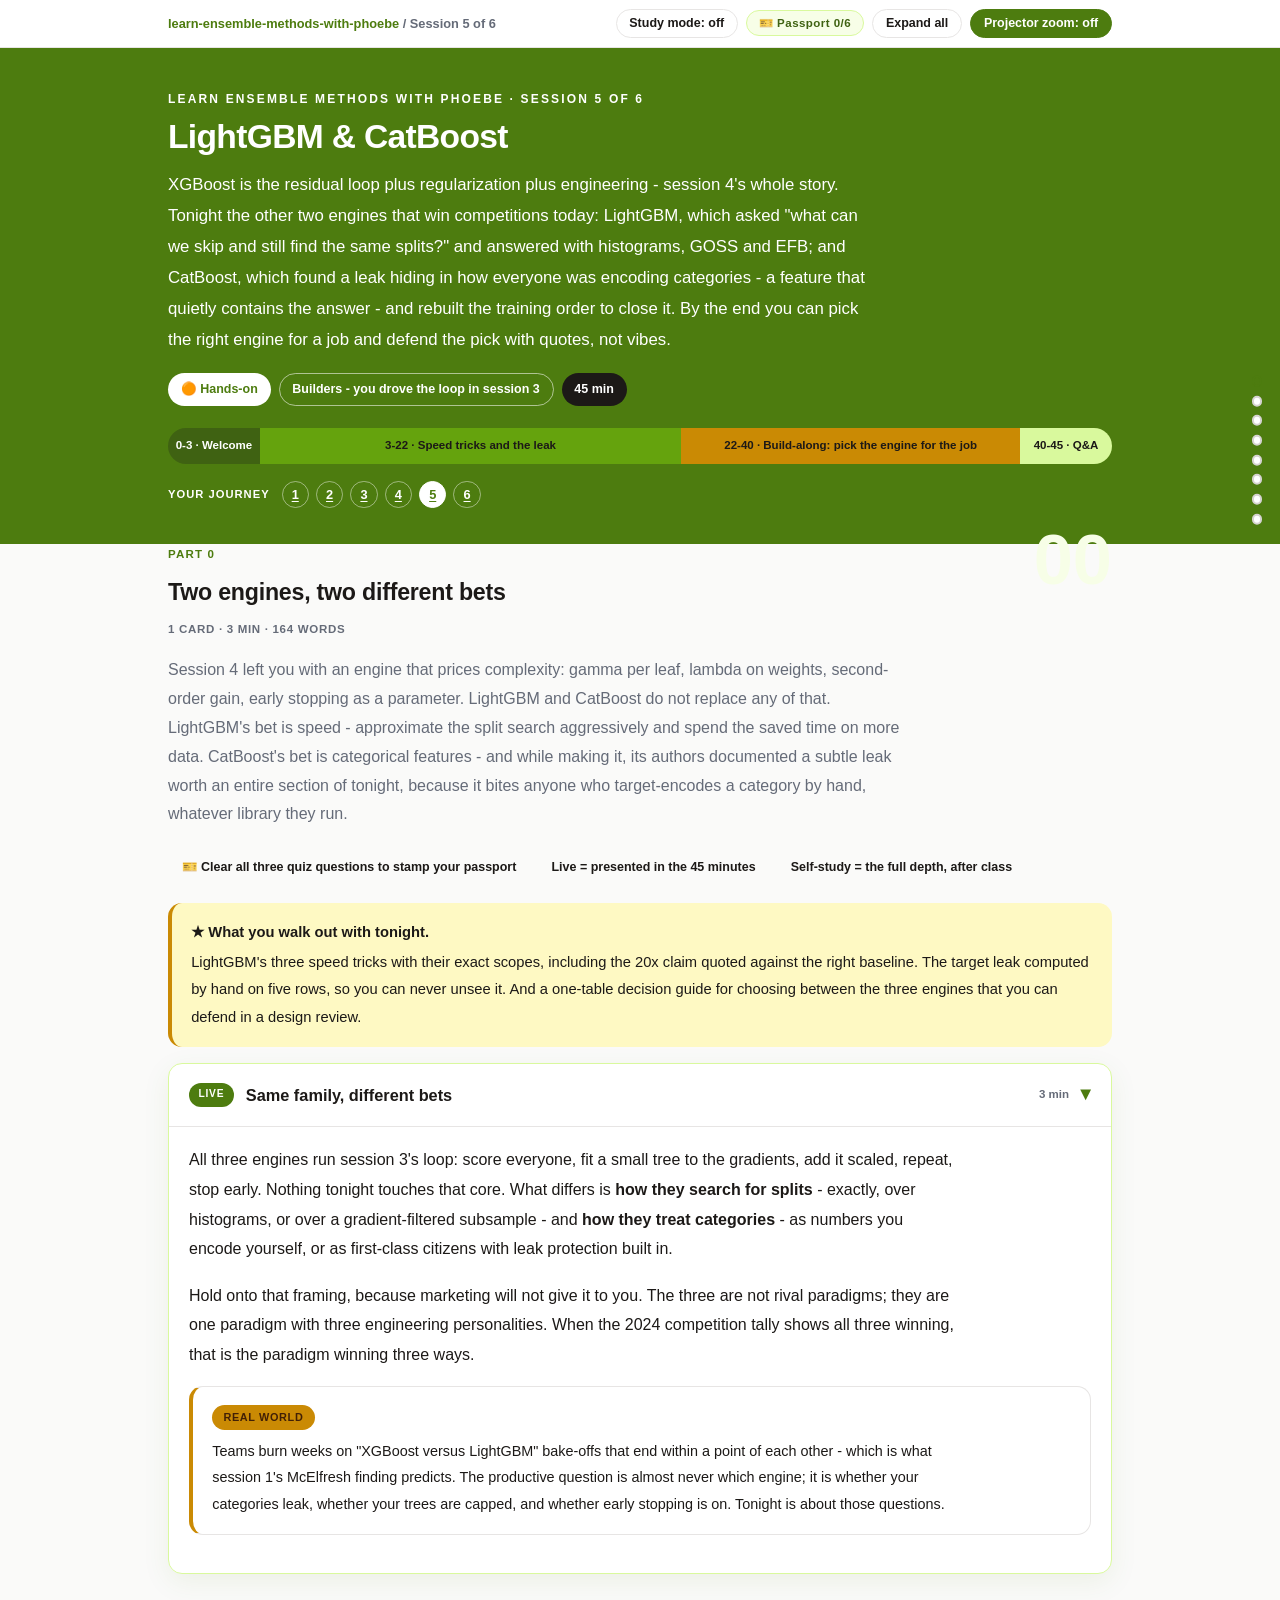
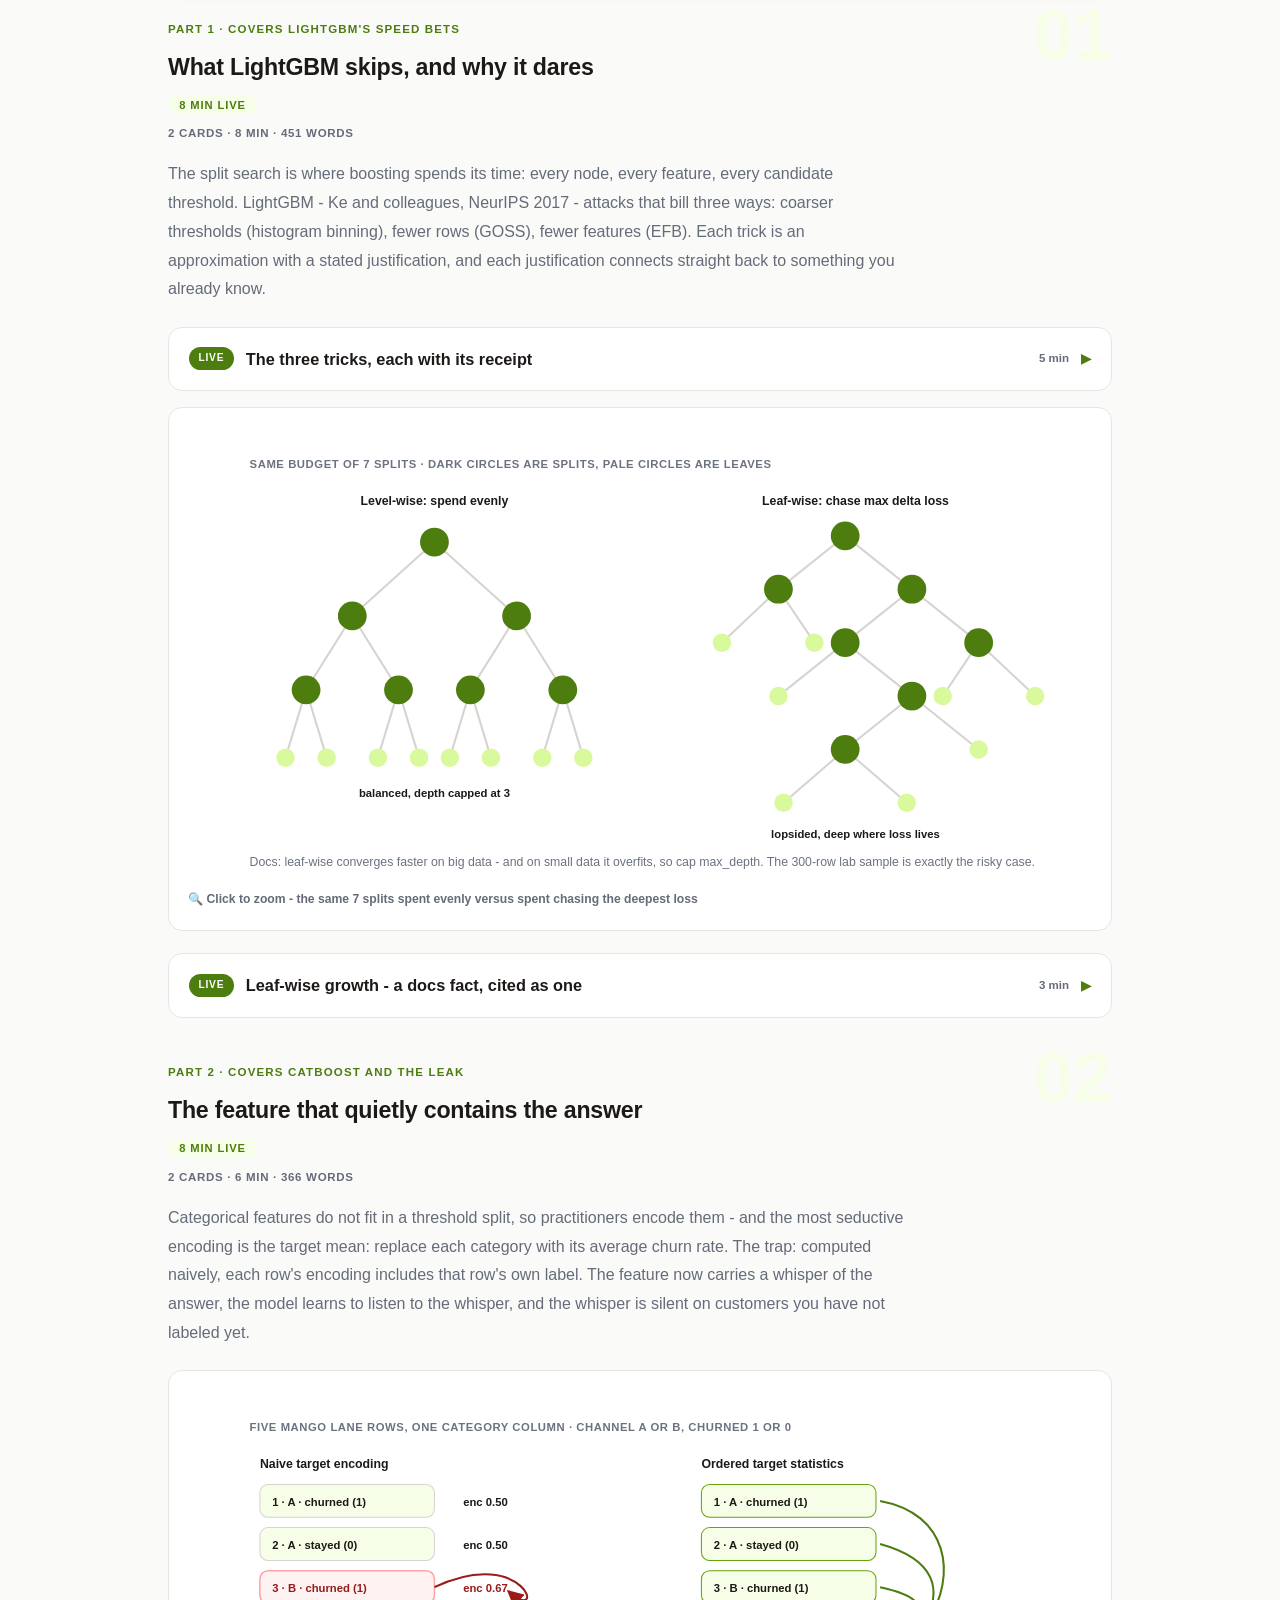
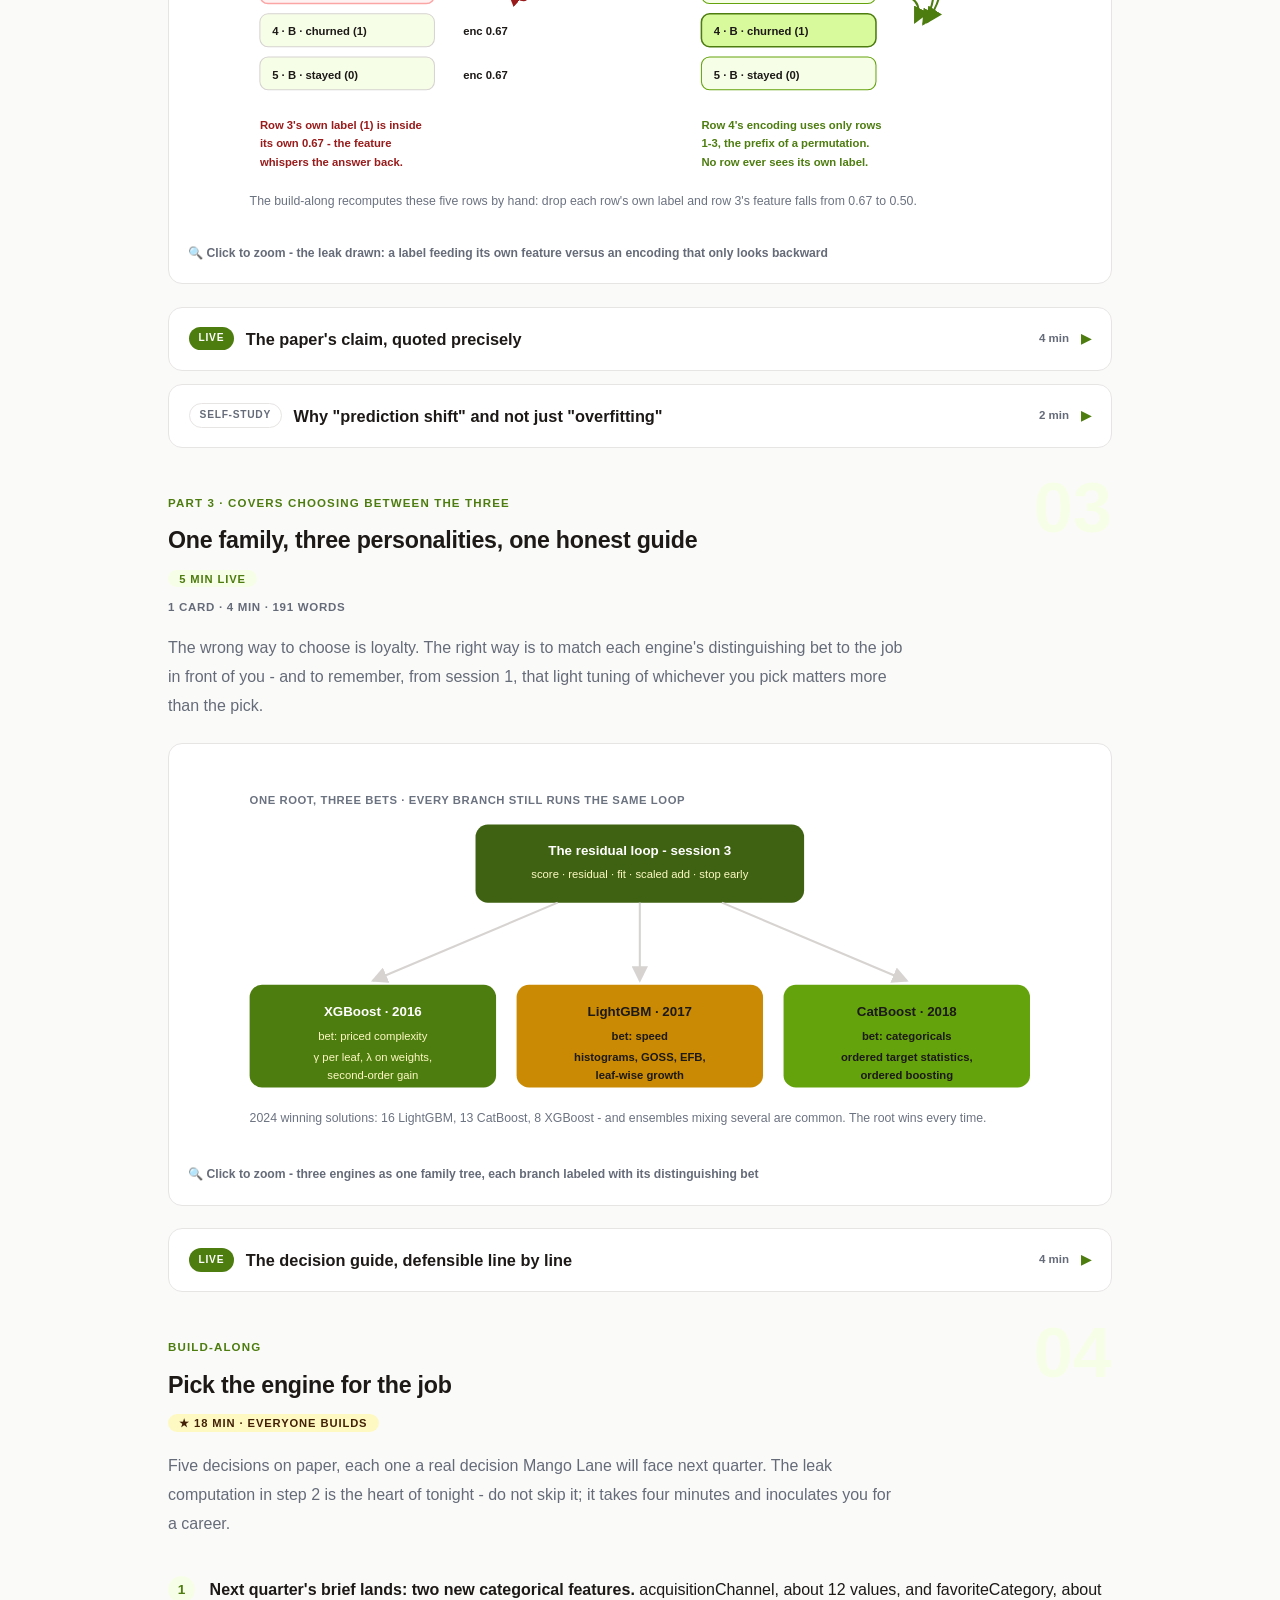
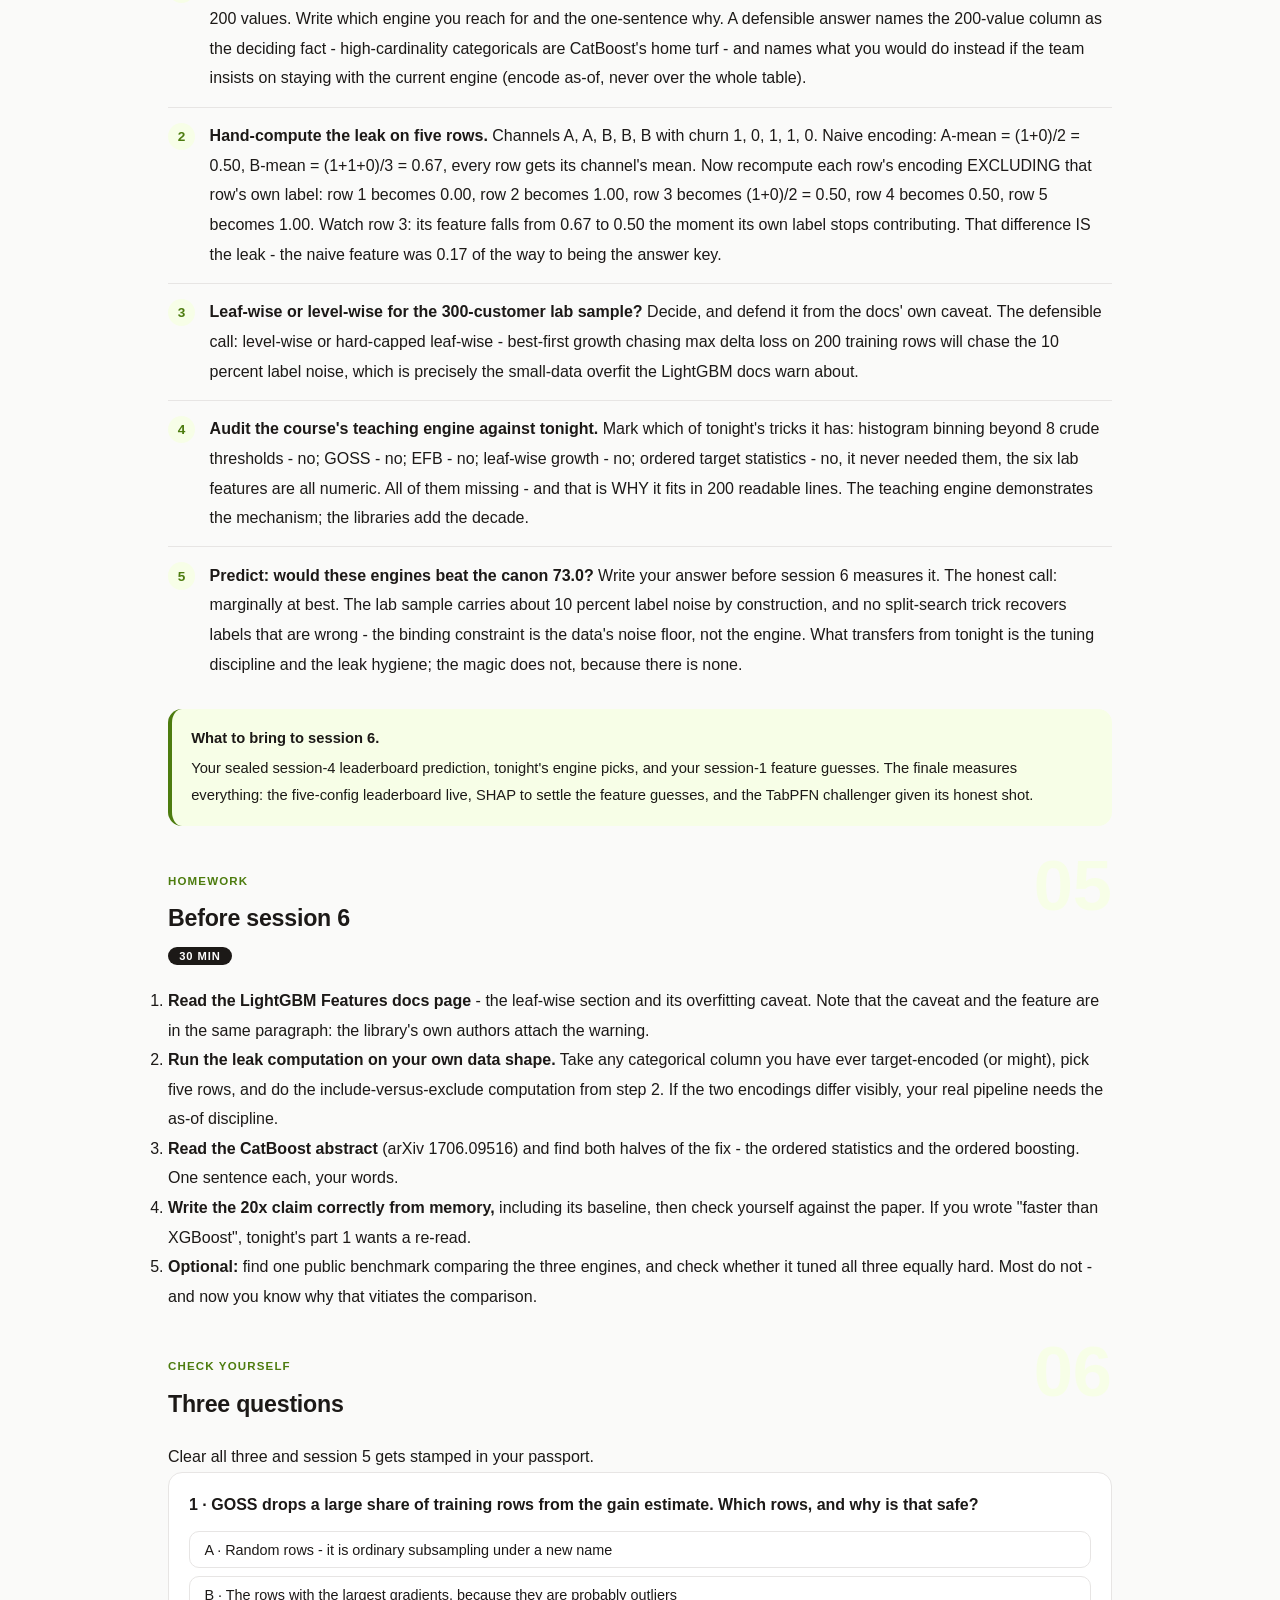
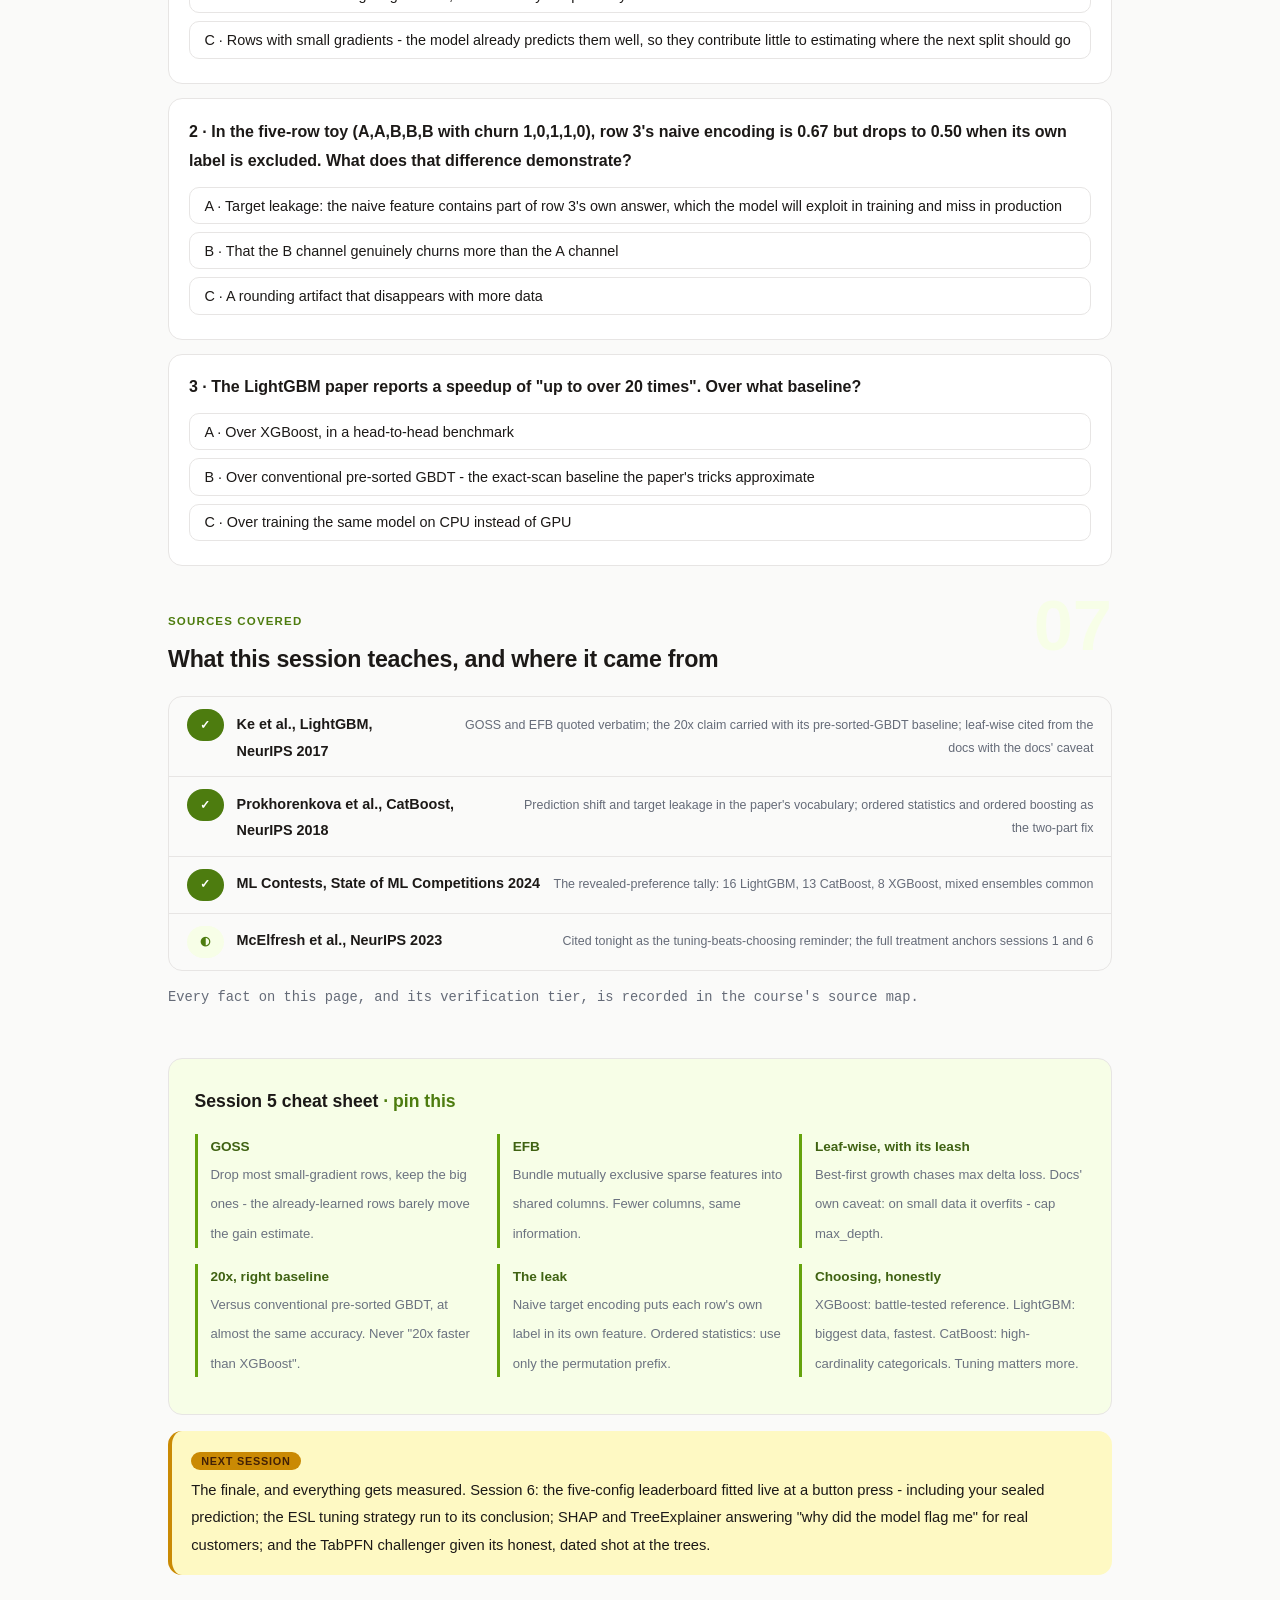
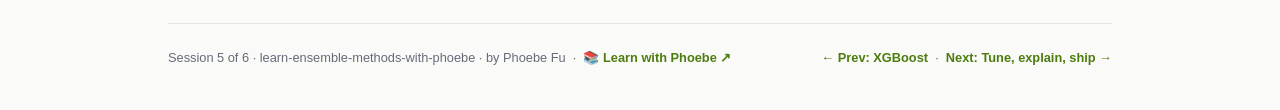
<file: courses/05-lightgbm-and-catboost.html>
<!DOCTYPE html>
<html lang="en">
<head>
<meta charset="UTF-8">
<meta name="viewport" content="width=device-width, initial-scale=1.0">
<!-- social:start -->
<meta name="description" content="Session 5 of 6. LightGBM's speed bets - histogram binning, GOSS, EFB, leaf-wise growth with the docs' own caveat - and the target leak CatBoost's ordered boosting was built to fight, hand-computed on five rows.">
<meta property="og:type" content="article">
<meta property="og:site_name" content="Learn with Phoebe">
<meta property="og:title" content="LightGBM &amp; CatBoost - learn ensemble methods with phoebe">
<meta property="og:description" content="Session 5 of 6. How LightGBM goes fast, the leak CatBoost fights, and how to pick the engine for the job.">
<meta property="og:url" content="https://phoebefu6.github.io/learn-ensemble-methods-with-phoebe/courses/05-lightgbm-and-catboost.html">
<meta property="og:image" content="https://phoebefu6.github.io/learn-ensemble-methods-with-phoebe/assets/og-cover.png">
<meta property="og:image:width" content="1200">
<meta property="og:image:height" content="630">
<meta name="twitter:card" content="summary_large_image">
<meta name="twitter:title" content="LightGBM &amp; CatBoost - learn ensemble methods with phoebe">
<meta name="twitter:description" content="Session 5 of 6. Speed tricks, the target leak, and picking the engine honestly.">
<meta name="twitter:image" content="https://phoebefu6.github.io/learn-ensemble-methods-with-phoebe/assets/og-cover.png">
<!-- social:end -->
<title>Session 5 · LightGBM &amp; CatBoost - learn ensemble methods with phoebe</title>
<link rel="stylesheet" href="../assets/style.css?v=23">
</head>
<body>

<div class="toolbar">
  <div class="wrap">
    <span class="crumb"><a href="../index.html">learn-ensemble-methods-with-phoebe</a> / Session 5 of 6</span>
    <button class="btn" id="toggle-all" type="button">Expand all</button>
    <button class="btn primary" id="zoom-toggle" type="button">Projector zoom: off</button>
  </div>
</div>

<header class="masthead">
  <div class="wrap">
    <div class="eyebrow">Learn Ensemble Methods with Phoebe · Session 5 of 6</div>
    <h1>LightGBM &amp; <span class="accent">CatBoost</span></h1>
    <p class="sub">XGBoost is the residual loop plus regularization plus engineering - session 4's whole story. Tonight the other two engines that win competitions today: LightGBM, which asked "what can we skip and still find the same splits?" and answered with histograms, GOSS and EFB; and CatBoost, which found a leak hiding in how everyone was encoding categories - a feature that quietly contains the answer - and rebuilt the training order to close it. By the end you can pick the right engine for a job and defend the pick with quotes, not vibes.</p>
    <div class="chip-row">
      <span class="chip level">🟠 Hands-on</span>
      <span class="chip audience">Builders - you drove the loop in session 3</span>
      <span class="chip time">45 min</span>
    </div>
    <div class="agenda">
      <span class="a1" style="flex:1">0-3 · Welcome</span>
      <span class="a2" style="flex:5">3-22 · Speed tricks and the leak</span>
      <span class="a3" style="flex:4">22-40 · Build-along: pick the engine for the job</span>
      <span class="a4" style="flex:1">40-45 · Q&amp;A</span>
    </div>
  </div>
</header>

<main class="wrap">

  <!-- ============ INTRO ============ -->
  <section class="section" id="intro">
    <div class="section-kicker">
      <span class="klabel">Part 0</span>
      <h2>Two engines, two different bets</h2>
    </div>
    <p class="lede">Session 4 left you with an engine that prices complexity: gamma per leaf, lambda on weights, second-order gain, early stopping as a parameter. LightGBM and CatBoost do not replace any of that. LightGBM's bet is speed - approximate the split search aggressively and spend the saved time on more data. CatBoost's bet is categorical features - and while making it, its authors documented a subtle leak worth an entire section of tonight, because it bites anyone who target-encodes a category by hand, whatever library they run.</p>

    <div class="legend">
      <span class="pill">🎫 Clear all three quiz questions to stamp your passport</span>
      <span class="pill">Live = presented in the 45 minutes</span>
      <span class="pill">Self-study = the full depth, after class</span>
    </div>

    <div class="callout win">
      <p><strong>★ What you walk out with tonight.</strong> LightGBM's three speed tricks with their exact scopes, including the 20x claim quoted against the right baseline. The target leak computed by hand on five rows, so you can never unsee it. And a one-table decision guide for choosing between the three engines that you can defend in a design review.</p>
    </div>

    <details class="card" open>
      <summary><span class="mode live">Live</span>Same family, different bets<span class="mini">3 min</span><span class="caret">▶</span></summary>
      <div class="body">
        <p>All three engines run session 3's loop: score everyone, fit a small tree to the gradients, add it scaled, repeat, stop early. Nothing tonight touches that core. What differs is <strong>how they search for splits</strong> - exactly, over histograms, or over a gradient-filtered subsample - and <strong>how they treat categories</strong> - as numbers you encode yourself, or as first-class citizens with leak protection built in.</p>
        <p>Hold onto that framing, because marketing will not give it to you. The three are not rival paradigms; they are one paradigm with three engineering personalities. When the 2024 competition tally shows all three winning, that is the paradigm winning three ways.</p>
        <div class="callout example">
          <span class="ex-pill">Real world</span>
          <p>Teams burn weeks on "XGBoost versus LightGBM" bake-offs that end within a point of each other - which is what session 1's McElfresh finding predicts. The productive question is almost never which engine; it is whether your categories leak, whether your trees are capped, and whether early stopping is on. Tonight is about those questions.</p>
        </div>
      </div>
    </details>
  </section>

  <!-- ============ PART 1 ============ -->
  <section class="section" id="part-1">
    <div class="section-kicker">
      <span class="klabel">Part 1 · covers LightGBM's speed bets</span>
      <h2>What LightGBM skips, and why it dares</h2>
      <span class="tag concept">8 min live</span>
    </div>
    <p class="lede">The split search is where boosting spends its time: every node, every feature, every candidate threshold. LightGBM - Ke and colleagues, NeurIPS 2017 - attacks that bill three ways: coarser thresholds (histogram binning), fewer rows (GOSS), fewer features (EFB). Each trick is an approximation with a stated justification, and each justification connects straight back to something you already know.</p>

    <details class="card">
      <summary><span class="mode live">Live</span>The three tricks, each with its receipt<span class="mini">5 min</span><span class="caret">▶</span></summary>
      <div class="body">
        <p><strong>Histogram binning</strong> (from the docs): bucket each continuous feature into a small number of discrete bins and scan bin boundaries instead of every distinct value. The course's teaching engine already does a crude version of this - its eight candidate thresholds are a tiny histogram - so you have been running the cheap approximation all along, just at toy scale.</p>
        <p><strong>GOSS - gradient-based one-side sampling</strong>, the paper's first headline idea:</p>
        <div class="prompt-box good">
          <span class="label">★ Ke et al., NeurIPS 2017 - GOSS</span>
"we exclude a significant proportion of data instances with small
gradients, and only use the rest to estimate the information gain"
        </div>
        <p>Small gradient means small residual means the model already predicts that row well - session 3's shrinking bars, weaponized. The rows with big gradients are where the remaining signal lives, so the gain estimate barely suffers when the well-learned rows sit out.</p>
        <p><strong>EFB - exclusive feature bundling</strong>, the second headline:</p>
        <div class="prompt-box good">
          <span class="label">★ Ke et al., NeurIPS 2017 - EFB</span>
"we bundle mutually exclusive features... to reduce the number
of features"
        </div>
        <p>Sparse one-hot style columns are rarely nonzero at the same time, so several of them can share one physical column without collisions. Fewer columns, same information, faster scans.</p>
        <div class="callout tip">
          <p><strong>The speedup, quoted against the right baseline.</strong> The paper's claim: LightGBM "speeds up the training process of conventional GBDT by up to over 20 times while achieving almost the same accuracy." That is versus conventional pre-sorted GBDT - the exact-scan baseline - NOT versus XGBoost. "LightGBM is 20x faster than XGBoost" is the session-4 misquote pattern all over again: right number, wrong denominator.</p>
        </div>
      </div>
    </details>

    <figure class="zoomable">
      <svg viewBox="0 0 880 440" xmlns="http://www.w3.org/2000/svg" role="img" aria-label="Level-wise growth spends seven splits evenly across a balanced tree; leaf-wise growth spends the same seven splits chasing the leaf with maximum loss reduction, producing a deep lopsided tree">
        <style>
          .e5aH { font: 700 12px Inter, sans-serif; fill: #1C1917; }
          .e5aL { font: 600 11px Inter, sans-serif; fill: #1C1917; }
          .e5aN { font: 400 12px Inter, sans-serif; fill: #6B7280; }
          .e5aT { font: 700 11px Inter, sans-serif; fill: #6B7280; letter-spacing: .05em; }
        </style>
        <text class="e5aT" x="60" y="40">SAME BUDGET OF 7 SPLITS · DARK CIRCLES ARE SPLITS, PALE CIRCLES ARE LEAVES</text>
        <text class="e5aH" x="240" y="76" text-anchor="middle">Level-wise: spend evenly</text>
        <line x1="240" y1="112" x2="160" y2="184" stroke="#D6D3D1" stroke-width="2"/>
        <line x1="240" y1="112" x2="320" y2="184" stroke="#D6D3D1" stroke-width="2"/>
        <line x1="160" y1="184" x2="115" y2="256" stroke="#D6D3D1" stroke-width="2"/>
        <line x1="160" y1="184" x2="205" y2="256" stroke="#D6D3D1" stroke-width="2"/>
        <line x1="320" y1="184" x2="275" y2="256" stroke="#D6D3D1" stroke-width="2"/>
        <line x1="320" y1="184" x2="365" y2="256" stroke="#D6D3D1" stroke-width="2"/>
        <line x1="115" y1="256" x2="95" y2="322" stroke="#D6D3D1" stroke-width="2"/>
        <line x1="115" y1="256" x2="135" y2="322" stroke="#D6D3D1" stroke-width="2"/>
        <line x1="205" y1="256" x2="185" y2="322" stroke="#D6D3D1" stroke-width="2"/>
        <line x1="205" y1="256" x2="225" y2="322" stroke="#D6D3D1" stroke-width="2"/>
        <line x1="275" y1="256" x2="255" y2="322" stroke="#D6D3D1" stroke-width="2"/>
        <line x1="275" y1="256" x2="295" y2="322" stroke="#D6D3D1" stroke-width="2"/>
        <line x1="365" y1="256" x2="345" y2="322" stroke="#D6D3D1" stroke-width="2"/>
        <line x1="365" y1="256" x2="385" y2="322" stroke="#D6D3D1" stroke-width="2"/>
        <circle cx="240" cy="112" r="14" fill="#4D7C0F"/>
        <circle cx="160" cy="184" r="14" fill="#4D7C0F"/>
        <circle cx="320" cy="184" r="14" fill="#4D7C0F"/>
        <circle cx="115" cy="256" r="14" fill="#4D7C0F"/>
        <circle cx="205" cy="256" r="14" fill="#4D7C0F"/>
        <circle cx="275" cy="256" r="14" fill="#4D7C0F"/>
        <circle cx="365" cy="256" r="14" fill="#4D7C0F"/>
        <circle cx="95" cy="322" r="9" fill="#D9F99D"/>
        <circle cx="135" cy="322" r="9" fill="#D9F99D"/>
        <circle cx="185" cy="322" r="9" fill="#D9F99D"/>
        <circle cx="225" cy="322" r="9" fill="#D9F99D"/>
        <circle cx="255" cy="322" r="9" fill="#D9F99D"/>
        <circle cx="295" cy="322" r="9" fill="#D9F99D"/>
        <circle cx="345" cy="322" r="9" fill="#D9F99D"/>
        <circle cx="385" cy="322" r="9" fill="#D9F99D"/>
        <text class="e5aL" x="240" y="360" text-anchor="middle">balanced, depth capped at 3</text>
        <text class="e5aH" x="650" y="76" text-anchor="middle">Leaf-wise: chase max delta loss</text>
        <line x1="640" y1="106" x2="575" y2="158" stroke="#D6D3D1" stroke-width="2"/>
        <line x1="640" y1="106" x2="705" y2="158" stroke="#D6D3D1" stroke-width="2"/>
        <line x1="705" y1="158" x2="640" y2="210" stroke="#D6D3D1" stroke-width="2"/>
        <line x1="705" y1="158" x2="770" y2="210" stroke="#D6D3D1" stroke-width="2"/>
        <line x1="640" y1="210" x2="575" y2="262" stroke="#D6D3D1" stroke-width="2"/>
        <line x1="640" y1="210" x2="705" y2="262" stroke="#D6D3D1" stroke-width="2"/>
        <line x1="705" y1="262" x2="640" y2="314" stroke="#D6D3D1" stroke-width="2"/>
        <line x1="705" y1="262" x2="770" y2="314" stroke="#D6D3D1" stroke-width="2"/>
        <line x1="640" y1="314" x2="580" y2="366" stroke="#D6D3D1" stroke-width="2"/>
        <line x1="640" y1="314" x2="700" y2="366" stroke="#D6D3D1" stroke-width="2"/>
        <line x1="770" y1="210" x2="825" y2="262" stroke="#D6D3D1" stroke-width="2"/>
        <line x1="770" y1="210" x2="735" y2="262" stroke="#D6D3D1" stroke-width="2"/>
        <line x1="575" y1="158" x2="520" y2="210" stroke="#D6D3D1" stroke-width="2"/>
        <line x1="575" y1="158" x2="610" y2="210" stroke="#D6D3D1" stroke-width="2"/>
        <circle cx="640" cy="106" r="14" fill="#4D7C0F"/>
        <circle cx="705" cy="158" r="14" fill="#4D7C0F"/>
        <circle cx="640" cy="210" r="14" fill="#4D7C0F"/>
        <circle cx="705" cy="262" r="14" fill="#4D7C0F"/>
        <circle cx="640" cy="314" r="14" fill="#4D7C0F"/>
        <circle cx="770" cy="210" r="14" fill="#4D7C0F"/>
        <circle cx="575" cy="158" r="14" fill="#4D7C0F"/>
        <circle cx="520" cy="210" r="9" fill="#D9F99D"/>
        <circle cx="610" cy="210" r="9" fill="#D9F99D"/>
        <circle cx="735" cy="262" r="9" fill="#D9F99D"/>
        <circle cx="575" cy="262" r="9" fill="#D9F99D"/>
        <circle cx="770" cy="314" r="9" fill="#D9F99D"/>
        <circle cx="825" cy="262" r="9" fill="#D9F99D"/>
        <circle cx="580" cy="366" r="9" fill="#D9F99D"/>
        <circle cx="700" cy="366" r="9" fill="#D9F99D"/>
        <text class="e5aL" x="650" y="400" text-anchor="middle">lopsided, deep where loss lives</text>
        <text class="e5aN" x="60" y="428">Docs: leaf-wise converges faster on big data - and on small data it overfits, so cap max_depth. The 300-row lab sample is exactly the risky case.</text>
      </svg>
      <figcaption>🔍 Click to zoom - the same 7 splits spent evenly versus spent chasing the deepest loss</figcaption>
    </figure>

    <details class="card">
      <summary><span class="mode live">Live</span>Leaf-wise growth - a docs fact, cited as one<span class="mini">3 min</span><span class="caret">▶</span></summary>
      <div class="body">
        <p>One famous LightGBM behavior is not in the NeurIPS paper at all - it lives in the documentation, so tonight cites the documentation:</p>
        <div class="prompt-box good">
          <span class="label">★ LightGBM docs, Features page - leaf-wise growth</span>
"LightGBM grows trees leaf-wise (best-first)... will choose the
leaf with max delta loss to grow"
        </div>
        <p>Where level-wise growth completes each depth before starting the next, leaf-wise pours its split budget into whichever leaf promises the biggest loss reduction - so the tree gets deep exactly where the loss is concentrated. The docs attach their own warning, and it is not fine print: on small data, leaf-wise overfits, and the recommended defense is to cap max_depth. A best-first search chasing max delta loss on 200 training rows will happily chase the 10 percent label noise to the bottom.</p>
        <div class="callout tip">
          <p><strong>Sourcing discipline, stated once.</strong> "It's in the paper" and "it's in the docs" are different citations with different weight - papers are fixed and reviewed, docs move with releases. Tonight's rule, applied throughout: GOSS and EFB and the 20x claim carry the paper's citation; histogram detail and leaf-wise growth carry the docs'. Keep the habit; it costs one clause per claim.</p>
        </div>
      </div>
    </details>
  </section>

  <!-- ============ PART 2 ============ -->
  <section class="section" id="part-2">
    <div class="section-kicker">
      <span class="klabel">Part 2 · covers CatBoost and the leak</span>
      <h2>The feature that quietly contains the answer</h2>
      <span class="tag concept">8 min live</span>
    </div>
    <p class="lede">Categorical features do not fit in a threshold split, so practitioners encode them - and the most seductive encoding is the target mean: replace each category with its average churn rate. The trap: computed naively, each row's encoding includes that row's own label. The feature now carries a whisper of the answer, the model learns to listen to the whisper, and the whisper is silent on customers you have not labeled yet.</p>

    <figure class="zoomable">
      <svg viewBox="0 0 880 430" xmlns="http://www.w3.org/2000/svg" role="img" aria-label="Naive target encoding feeds each row's own label back into its own feature, shown as a red loop; ordered target statistics compute each row's encoding from only the rows before it in a permutation, shown with olive arrows">
        <style>
          .e5bH { font: 700 12px Inter, sans-serif; fill: #1C1917; }
          .e5bL { font: 600 11px Inter, sans-serif; fill: #1C1917; }
          .e5bR { font: 700 11px Inter, sans-serif; fill: #991B1B; }
          .e5bG { font: 700 11px Inter, sans-serif; fill: #4D7C0F; }
          .e5bN { font: 400 12px Inter, sans-serif; fill: #6B7280; }
          .e5bT { font: 700 11px Inter, sans-serif; fill: #6B7280; letter-spacing: .05em; }
        </style>
        <defs>
          <marker id="e5bAr" markerWidth="8" markerHeight="8" refX="7" refY="4" orient="auto"><path d="M0,0 L8,4 L0,8 z" fill="#991B1B"/></marker>
          <marker id="e5bAg" markerWidth="8" markerHeight="8" refX="7" refY="4" orient="auto"><path d="M0,0 L8,4 L0,8 z" fill="#4D7C0F"/></marker>
        </defs>
        <text class="e5bT" x="60" y="40">FIVE MANGO LANE ROWS, ONE CATEGORY COLUMN · CHANNEL A OR B, CHURNED 1 OR 0</text>
        <text class="e5bH" x="70" y="76">Naive target encoding</text>
        <rect x="70" y="92" width="170" height="32" rx="8" fill="#F7FEE7" stroke="#D6D3D1"/>
        <text class="e5bL" x="82" y="113">1 · A · churned (1)</text>
        <rect x="70" y="134" width="170" height="32" rx="8" fill="#F7FEE7" stroke="#D6D3D1"/>
        <text class="e5bL" x="82" y="155">2 · A · stayed (0)</text>
        <rect x="70" y="176" width="170" height="32" rx="8" fill="#FEF2F2" stroke="#FCA5A5" stroke-width="1.5"/>
        <text class="e5bR" x="82" y="197">3 · B · churned (1)</text>
        <rect x="70" y="218" width="170" height="32" rx="8" fill="#F7FEE7" stroke="#D6D3D1"/>
        <text class="e5bL" x="82" y="239">4 · B · churned (1)</text>
        <rect x="70" y="260" width="170" height="32" rx="8" fill="#F7FEE7" stroke="#D6D3D1"/>
        <text class="e5bL" x="82" y="281">5 · B · stayed (0)</text>
        <text class="e5bL" x="268" y="113">enc 0.50</text>
        <text class="e5bL" x="268" y="155">enc 0.50</text>
        <text class="e5bR" x="268" y="197">enc 0.67</text>
        <text class="e5bL" x="268" y="239">enc 0.67</text>
        <text class="e5bL" x="268" y="281">enc 0.67</text>
        <path d="M 240 192 C 330 150, 350 230, 312 196" fill="none" stroke="#991B1B" stroke-width="2" marker-end="url(#e5bAr)"/>
        <text class="e5bR" x="70" y="330">Row 3's own label (1) is inside</text>
        <text class="e5bR" x="70" y="348">its own 0.67 - the feature</text>
        <text class="e5bR" x="70" y="366">whispers the answer back.</text>
        <text class="e5bH" x="500" y="76">Ordered target statistics</text>
        <rect x="500" y="92" width="170" height="32" rx="8" fill="#F7FEE7" stroke="#65A30D"/>
        <text class="e5bL" x="512" y="113">1 · A · churned (1)</text>
        <rect x="500" y="134" width="170" height="32" rx="8" fill="#F7FEE7" stroke="#65A30D"/>
        <text class="e5bL" x="512" y="155">2 · A · stayed (0)</text>
        <rect x="500" y="176" width="170" height="32" rx="8" fill="#F7FEE7" stroke="#65A30D"/>
        <text class="e5bL" x="512" y="197">3 · B · churned (1)</text>
        <rect x="500" y="218" width="170" height="32" rx="8" fill="#D9F99D" stroke="#4D7C0F" stroke-width="1.5"/>
        <text class="e5bL" x="512" y="239">4 · B · churned (1)</text>
        <rect x="500" y="260" width="170" height="32" rx="8" fill="#F7FEE7" stroke="#65A30D"/>
        <text class="e5bL" x="512" y="281">5 · B · stayed (0)</text>
        <path d="M 674 108 C 740 120, 750 180, 720 226" fill="none" stroke="#4D7C0F" stroke-width="2" marker-end="url(#e5bAg)"/>
        <path d="M 674 150 C 728 165, 736 195, 716 228" fill="none" stroke="#4D7C0F" stroke-width="2" marker-end="url(#e5bAg)"/>
        <path d="M 674 192 C 712 200, 716 210, 708 226" fill="none" stroke="#4D7C0F" stroke-width="2" marker-end="url(#e5bAg)"/>
        <text class="e5bG" x="500" y="330">Row 4's encoding uses only rows</text>
        <text class="e5bG" x="500" y="348">1-3, the prefix of a permutation.</text>
        <text class="e5bG" x="500" y="366">No row ever sees its own label.</text>
        <text class="e5bN" x="60" y="404">The build-along recomputes these five rows by hand: drop each row's own label and row 3's feature falls from 0.67 to 0.50.</text>
      </svg>
      <figcaption>🔍 Click to zoom - the leak drawn: a label feeding its own feature versus an encoding that only looks backward</figcaption>
    </figure>

    <details class="card">
      <summary><span class="mode live">Live</span>The paper's claim, quoted precisely<span class="mini">4 min</span><span class="caret">▶</span></summary>
      <div class="body">
        <p>Prokhorenkova and colleagues, NeurIPS 2018, name the disease and its reach in one sentence - and the reach is the startling part, so quote it exactly as their claim:</p>
        <div class="prompt-box good">
          <span class="label">★ Prokhorenkova et al., NeurIPS 2018 - the problem statement</span>
"a prediction shift caused by a special kind of target leakage
present in all currently existing implementations of gradient
boosting algorithms"
        </div>
        <p>"Prediction shift" and "target leakage" are the paper's precise vocabulary, and "all currently existing implementations" is their claim as of 2018 - state it as theirs, not as settled consensus. Their diagnosis covers two doors the label sneaks through: category encodings computed with the row's own label, and the boosting process itself, where every tree is fit on residuals computed by models that already saw those same rows.</p>
        <p>The fix has two matching halves. <strong>Ordered target statistics:</strong> encode each row using only the rows BEFORE it in a random permutation - the prefix - so no row's feature ever contains its own label. <strong>Ordered boosting</strong>, in the paper's words "a permutation-driven alternative to the classic algorithm": apply the same only-look-backward discipline to the residuals themselves. Same idea, applied to the feature and to the loop.</p>
        <div class="callout example">
          <span class="ex-pill">Real world</span>
          <p>This leak does not need CatBoost's problem to bite you. Any pipeline where an analyst adds "churn rate by acquisition channel" as a feature, computed over the full training table, has built the naive encoder by hand. Validation looks great - the leak is in the validation rows too - and production quietly underperforms. If you take one operational habit from tonight: any feature computed FROM the target must be computed as-of, never over the whole table.</p>
        </div>
      </div>
    </details>

    <details class="card">
      <summary><span class="mode self">Self-study</span>Why "prediction shift" and not just "overfitting"<span class="mini">2 min</span><span class="caret">▶</span></summary>
      <div class="body">
        <p>The paper's term is chosen carefully. Overfitting is fitting noise; a prediction shift is a systematic bias - the model's predictions on training rows are shifted relative to what the same model produces on genuinely fresh rows, because training rows enjoyed information fresh rows never get. That is why the symptom is a validation-production gap rather than a train-validation gap, and why it survives cross-validation: every fold's encoding was computed the same leaky way. A shifted model can look perfectly regularized and still be wrong in the same direction every time.</p>
      </div>
    </details>
  </section>

  <!-- ============ PART 3 ============ -->
  <section class="section" id="part-3">
    <div class="section-kicker">
      <span class="klabel">Part 3 · covers choosing between the three</span>
      <h2>One family, three personalities, one honest guide</h2>
      <span class="tag concept">5 min live</span>
    </div>
    <p class="lede">The wrong way to choose is loyalty. The right way is to match each engine's distinguishing bet to the job in front of you - and to remember, from session 1, that light tuning of whichever you pick matters more than the pick.</p>

    <figure class="zoomable">
      <svg viewBox="0 0 880 380" xmlns="http://www.w3.org/2000/svg" role="img" aria-label="Family tree: the session 3 residual loop at the root, branching into XGBoost with priced complexity, LightGBM with speed tricks, and CatBoost with ordered categorical handling">
        <style>
          .e5cH { font: 700 13px Inter, sans-serif; fill: #fff; }
          .e5cS { font: 400 11px Inter, sans-serif; fill: #FEF9C3; }
          .e5cK { font: 700 13px Inter, sans-serif; fill: #1C1917; }
          .e5cL { font: 600 11px Inter, sans-serif; fill: #1C1917; }
          .e5cN { font: 400 12px Inter, sans-serif; fill: #6B7280; }
          .e5cT { font: 700 11px Inter, sans-serif; fill: #6B7280; letter-spacing: .05em; }
        </style>
        <defs>
          <marker id="e5cAr" markerWidth="8" markerHeight="8" refX="7" refY="4" orient="auto"><path d="M0,0 L8,4 L0,8 z" fill="#D6D3D1"/></marker>
        </defs>
        <text class="e5cT" x="60" y="40">ONE ROOT, THREE BETS · EVERY BRANCH STILL RUNS THE SAME LOOP</text>
        <rect x="280" y="60" width="320" height="76" rx="12" fill="#3F6212"/>
        <text class="e5cH" x="440" y="90" text-anchor="middle">The residual loop - session 3</text>
        <text class="e5cS" x="440" y="112" text-anchor="middle">score · residual · fit · scaled add · stop early</text>
        <line x1="360" y1="136" x2="180" y2="212" stroke="#D6D3D1" stroke-width="2" marker-end="url(#e5cAr)"/>
        <line x1="440" y1="136" x2="440" y2="212" stroke="#D6D3D1" stroke-width="2" marker-end="url(#e5cAr)"/>
        <line x1="520" y1="136" x2="700" y2="212" stroke="#D6D3D1" stroke-width="2" marker-end="url(#e5cAr)"/>
        <rect x="60" y="216" width="240" height="100" rx="12" fill="#4D7C0F"/>
        <text class="e5cH" x="180" y="246" text-anchor="middle">XGBoost · 2016</text>
        <text class="e5cS" x="180" y="270" text-anchor="middle">bet: priced complexity</text>
        <text class="e5cS" x="180" y="290" text-anchor="middle">γ per leaf, λ on weights,</text>
        <text class="e5cS" x="180" y="308" text-anchor="middle">second-order gain</text>
        <rect x="320" y="216" width="240" height="100" rx="12" fill="#CA8A04"/>
        <text class="e5cK" x="440" y="246" text-anchor="middle">LightGBM · 2017</text>
        <text class="e5cL" x="440" y="270" text-anchor="middle">bet: speed</text>
        <text class="e5cL" x="440" y="290" text-anchor="middle">histograms, GOSS, EFB,</text>
        <text class="e5cL" x="440" y="308" text-anchor="middle">leaf-wise growth</text>
        <rect x="580" y="216" width="240" height="100" rx="12" fill="#65A30D"/>
        <text class="e5cK" x="700" y="246" text-anchor="middle">CatBoost · 2018</text>
        <text class="e5cL" x="700" y="270" text-anchor="middle">bet: categoricals</text>
        <text class="e5cL" x="700" y="290" text-anchor="middle">ordered target statistics,</text>
        <text class="e5cL" x="700" y="308" text-anchor="middle">ordered boosting</text>
        <text class="e5cN" x="60" y="350">2024 winning solutions: 16 LightGBM, 13 CatBoost, 8 XGBoost - and ensembles mixing several are common. The root wins every time.</text>
      </svg>
      <figcaption>🔍 Click to zoom - three engines as one family tree, each branch labeled with its distinguishing bet</figcaption>
    </figure>

    <details class="card">
      <summary><span class="mode live">Live</span>The decision guide, defensible line by line<span class="mini">4 min</span><span class="caret">▶</span></summary>
      <div class="body">
        <table class="clean">
          <tr><th>Engine</th><th>Reach for it when</th><th>Watch out for</th></tr>
          <tr><td>XGBoost</td><td>You want the most battle-tested reference implementation, the widest tooling and deployment surface, and a decade of production folklore</td><td>No longer the fastest on big data; categories are your problem to encode safely</td></tr>
          <tr><td>LightGBM</td><td>The data is big and training time is the bottleneck - the speed bets were built for exactly this</td><td>Leaf-wise on small data: the docs' own caveat says cap max_depth</td></tr>
          <tr><td>CatBoost</td><td>Many high-cardinality categoricals - channels, SKUs, regions - and you want leak-safe handling plus strong defaults out of the box</td><td>Being the newest of the three, it has the thinnest folklore; defaults are strong but not magic</td></tr>
        </table>
        <p>Two calibrating facts to staple onto the table. First, revealed preference: the 2024 winning-solution tally - 16 LightGBM, 13 CatBoost, 8 XGBoost, with ensembles mixing several engines common - says practitioners treat all three as winners and pick by fit. Second, the McElfresh reminder from session 1: across 176 datasets, light hyperparameter tuning of a GBDT mattered more than which model was chosen. The gap between engines is real but small; the gap between tuned and untuned is the one you watched cost five points in session 3.</p>
      </div>
    </details>
  </section>

  <!-- ============ DEMO ============ -->
  <section class="section" id="demo-1">
    <div class="section-kicker">
      <span class="klabel">Build-along</span>
      <h2>Pick the engine for the job</h2>
      <span class="tag demo">★ 18 min · everyone builds</span>
    </div>
    <p class="lede">Five decisions on paper, each one a real decision Mango Lane will face next quarter. The leak computation in step 2 is the heart of tonight - do not skip it; it takes four minutes and inoculates you for a career.</p>

    <div class="steps">
      <div class="step"><p><strong>Next quarter's brief lands: two new categorical features.</strong> acquisitionChannel, about 12 values, and favoriteCategory, about 200 values. Write which engine you reach for and the one-sentence why. A defensible answer names the 200-value column as the deciding fact - high-cardinality categoricals are CatBoost's home turf - and names what you would do instead if the team insists on staying with the current engine (encode as-of, never over the whole table).</p></div>
      <div class="step"><p><strong>Hand-compute the leak on five rows.</strong> Channels A, A, B, B, B with churn 1, 0, 1, 1, 0. Naive encoding: A-mean = (1+0)/2 = 0.50, B-mean = (1+1+0)/3 = 0.67, every row gets its channel's mean. Now recompute each row's encoding EXCLUDING that row's own label: row 1 becomes 0.00, row 2 becomes 1.00, row 3 becomes (1+0)/2 = 0.50, row 4 becomes 0.50, row 5 becomes 1.00. Watch row 3: its feature falls from 0.67 to 0.50 the moment its own label stops contributing. That difference IS the leak - the naive feature was 0.17 of the way to being the answer key.</p></div>
      <div class="step"><p><strong>Leaf-wise or level-wise for the 300-customer lab sample?</strong> Decide, and defend it from the docs' own caveat. The defensible call: level-wise or hard-capped leaf-wise - best-first growth chasing max delta loss on 200 training rows will chase the 10 percent label noise, which is precisely the small-data overfit the LightGBM docs warn about.</p></div>
      <div class="step"><p><strong>Audit the course's teaching engine against tonight.</strong> Mark which of tonight's tricks it has: histogram binning beyond 8 crude thresholds - no; GOSS - no; EFB - no; leaf-wise growth - no; ordered target statistics - no, it never needed them, the six lab features are all numeric. All of them missing - and that is WHY it fits in 200 readable lines. The teaching engine demonstrates the mechanism; the libraries add the decade.</p></div>
      <div class="step"><p><strong>Predict: would these engines beat the canon 73.0?</strong> Write your answer before session 6 measures it. The honest call: marginally at best. The lab sample carries about 10 percent label noise by construction, and no split-search trick recovers labels that are wrong - the binding constraint is the data's noise floor, not the engine. What transfers from tonight is the tuning discipline and the leak hygiene; the magic does not, because there is none.</p></div>
    </div>

    <div class="callout tip">
      <p><strong>What to bring to session 6.</strong> Your sealed session-4 leaderboard prediction, tonight's engine picks, and your session-1 feature guesses. The finale measures everything: the five-config leaderboard live, SHAP to settle the feature guesses, and the TabPFN challenger given its honest shot.</p>
    </div>
  </section>

  <!-- ============ HOMEWORK ============ -->
  <section class="section" id="exercise">
    <div class="section-kicker">
      <span class="klabel">Homework</span>
      <h2>Before session 6</h2>
      <span class="tag exercise">30 min</span>
    </div>
    <ol>
      <li><strong>Read the LightGBM Features docs page</strong> - the leaf-wise section and its overfitting caveat. Note that the caveat and the feature are in the same paragraph: the library's own authors attach the warning.</li>
      <li><strong>Run the leak computation on your own data shape.</strong> Take any categorical column you have ever target-encoded (or might), pick five rows, and do the include-versus-exclude computation from step 2. If the two encodings differ visibly, your real pipeline needs the as-of discipline.</li>
      <li><strong>Read the CatBoost abstract</strong> (arXiv 1706.09516) and find both halves of the fix - the ordered statistics and the ordered boosting. One sentence each, your words.</li>
      <li><strong>Write the 20x claim correctly from memory,</strong> including its baseline, then check yourself against the paper. If you wrote "faster than XGBoost", tonight's part 1 wants a re-read.</li>
      <li><strong>Optional:</strong> find one public benchmark comparing the three engines, and check whether it tuned all three equally hard. Most do not - and now you know why that vitiates the comparison.</li>
    </ol>
  </section>

  <!-- ============ QUIZ ============ -->
  <section class="section" id="quiz">
    <div class="section-kicker">
      <span class="klabel">Check yourself</span>
      <h2>Three questions</h2>
    </div>
    <p>Clear all three and session 5 gets stamped in your passport.</p>

    <div class="quiz-q" data-answer="2">
      <p class="qtext">1 · GOSS drops a large share of training rows from the gain estimate. Which rows, and why is that safe?</p>
      <button class="qopt" type="button">A · Random rows - it is ordinary subsampling under a new name</button>
      <button class="qopt" type="button">B · The rows with the largest gradients, because they are probably outliers</button>
      <button class="qopt" type="button">C · Rows with small gradients - the model already predicts them well, so they contribute little to estimating where the next split should go</button>
      <p class="qwhy">The paper's words: exclude a significant proportion of instances with small gradients and use the rest to estimate information gain. Small gradient = small residual = already learned - session 3's shrinking bars. The big-gradient rows are where the remaining signal lives, so keeping them preserves the gain estimate. Dropping the LARGE gradients would discard exactly the rows boosting exists to chase.</p>
    </div>

    <div class="quiz-q" data-answer="0">
      <p class="qtext">2 · In the five-row toy (A,A,B,B,B with churn 1,0,1,1,0), row 3's naive encoding is 0.67 but drops to 0.50 when its own label is excluded. What does that difference demonstrate?</p>
      <button class="qopt" type="button">A · Target leakage: the naive feature contains part of row 3's own answer, which the model will exploit in training and miss in production</button>
      <button class="qopt" type="button">B · That the B channel genuinely churns more than the A channel</button>
      <button class="qopt" type="button">C · A rounding artifact that disappears with more data</button>
      <p class="qwhy">The 0.17 gap is row 3's own label leaking into row 3's own feature - CatBoost's "special kind of target leakage" causing a prediction shift. It shrinks with more rows per category but never disappears, and it is worst exactly where target encoding is most tempting: high-cardinality categories with few rows each. Ordered statistics close it by letting each row see only the permutation prefix before it.</p>
    </div>

    <div class="quiz-q" data-answer="1">
      <p class="qtext">3 · The LightGBM paper reports a speedup of "up to over 20 times". Over what baseline?</p>
      <button class="qopt" type="button">A · Over XGBoost, in a head-to-head benchmark</button>
      <button class="qopt" type="button">B · Over conventional pre-sorted GBDT - the exact-scan baseline the paper's tricks approximate</button>
      <button class="qopt" type="button">C · Over training the same model on CPU instead of GPU</button>
      <p class="qwhy">The paper's claim is versus conventional GBDT with pre-sorted exact split search, "while achieving almost the same accuracy". "20x faster than XGBoost" changes the baseline and becomes a different, unsupported claim - the same denominator discipline as session 4's 17-of-29. Check what a speedup is measured against before repeating it.</p>
    </div>

    <p class="quiz-score"></p>
  </section>

  <!-- ============ OFFICIAL COVERAGE ============ -->
  <section class="section" id="official">
    <div class="section-kicker">
      <span class="klabel">Sources covered</span>
      <h2>What this session teaches, and where it came from</h2>
    </div>
    <div class="covered">
      <div class="covered-row"><span class="status pill solid">✓</span><span class="name">Ke et al., LightGBM, NeurIPS 2017</span><span class="note">GOSS and EFB quoted verbatim; the 20x claim carried with its pre-sorted-GBDT baseline; leaf-wise cited from the docs with the docs' caveat</span></div>
      <div class="covered-row"><span class="status pill solid">✓</span><span class="name">Prokhorenkova et al., CatBoost, NeurIPS 2018</span><span class="note">Prediction shift and target leakage in the paper's vocabulary; ordered statistics and ordered boosting as the two-part fix</span></div>
      <div class="covered-row"><span class="status pill solid">✓</span><span class="name">ML Contests, State of ML Competitions 2024</span><span class="note">The revealed-preference tally: 16 LightGBM, 13 CatBoost, 8 XGBoost, mixed ensembles common</span></div>
      <div class="covered-row"><span class="status pill light">◐</span><span class="name">McElfresh et al., NeurIPS 2023</span><span class="note">Cited tonight as the tuning-beats-choosing reminder; the full treatment anchors sessions 1 and 6</span></div>
    </div>
    <p class="mono" style="margin-top:14px">Every fact on this page, and its verification tier, is recorded in the course's source map.</p>
  </section>

  <!-- ============ CHEAT SHEET ============ -->
  <section class="cheat" id="cheatsheet">
    <h3>Session 5 cheat sheet <span>· pin this</span></h3>
    <div class="grid-2">
      <div class="cheat-item"><b>GOSS</b><span>Drop most small-gradient rows, keep the big ones - the already-learned rows barely move the gain estimate.</span></div>
      <div class="cheat-item"><b>EFB</b><span>Bundle mutually exclusive sparse features into shared columns. Fewer columns, same information.</span></div>
      <div class="cheat-item"><b>Leaf-wise, with its leash</b><span>Best-first growth chases max delta loss. Docs' own caveat: on small data it overfits - cap max_depth.</span></div>
      <div class="cheat-item"><b>20x, right baseline</b><span>Versus conventional pre-sorted GBDT, at almost the same accuracy. Never "20x faster than XGBoost".</span></div>
      <div class="cheat-item"><b>The leak</b><span>Naive target encoding puts each row's own label in its own feature. Ordered statistics: use only the permutation prefix.</span></div>
      <div class="cheat-item"><b>Choosing, honestly</b><span>XGBoost: battle-tested reference. LightGBM: biggest data, fastest. CatBoost: high-cardinality categoricals. Tuning matters more.</span></div>
    </div>
  </section>

  <div class="callout next">
    <span class="nx-pill">Next session</span>
    <p>The finale, and everything gets measured. Session 6: the five-config leaderboard fitted live at a button press - including your sealed prediction; the ESL tuning strategy run to its conclusion; SHAP and TreeExplainer answering "why did the model flag me" for real customers; and the TabPFN challenger given its honest, dated shot at the trees.</p>
  </div>

  <footer class="pagefoot">
    <span>Session 5 of 6 · learn-ensemble-methods-with-phoebe · by Phoebe Fu &nbsp;·&nbsp; 📚 <a href="https://phoebefu6.github.io/learn-with-phoebe/">Learn with Phoebe ↗</a></span>
    <span><a href="04-xgboost.html">← Prev: XGBoost</a> &nbsp;·&nbsp; <a href="06-tune-explain-ship.html">Next: Tune, explain, ship →</a></span>
  </footer>

</main>

<script src="../assets/app.js?v=21"></script>
</body>
</html>
</file>
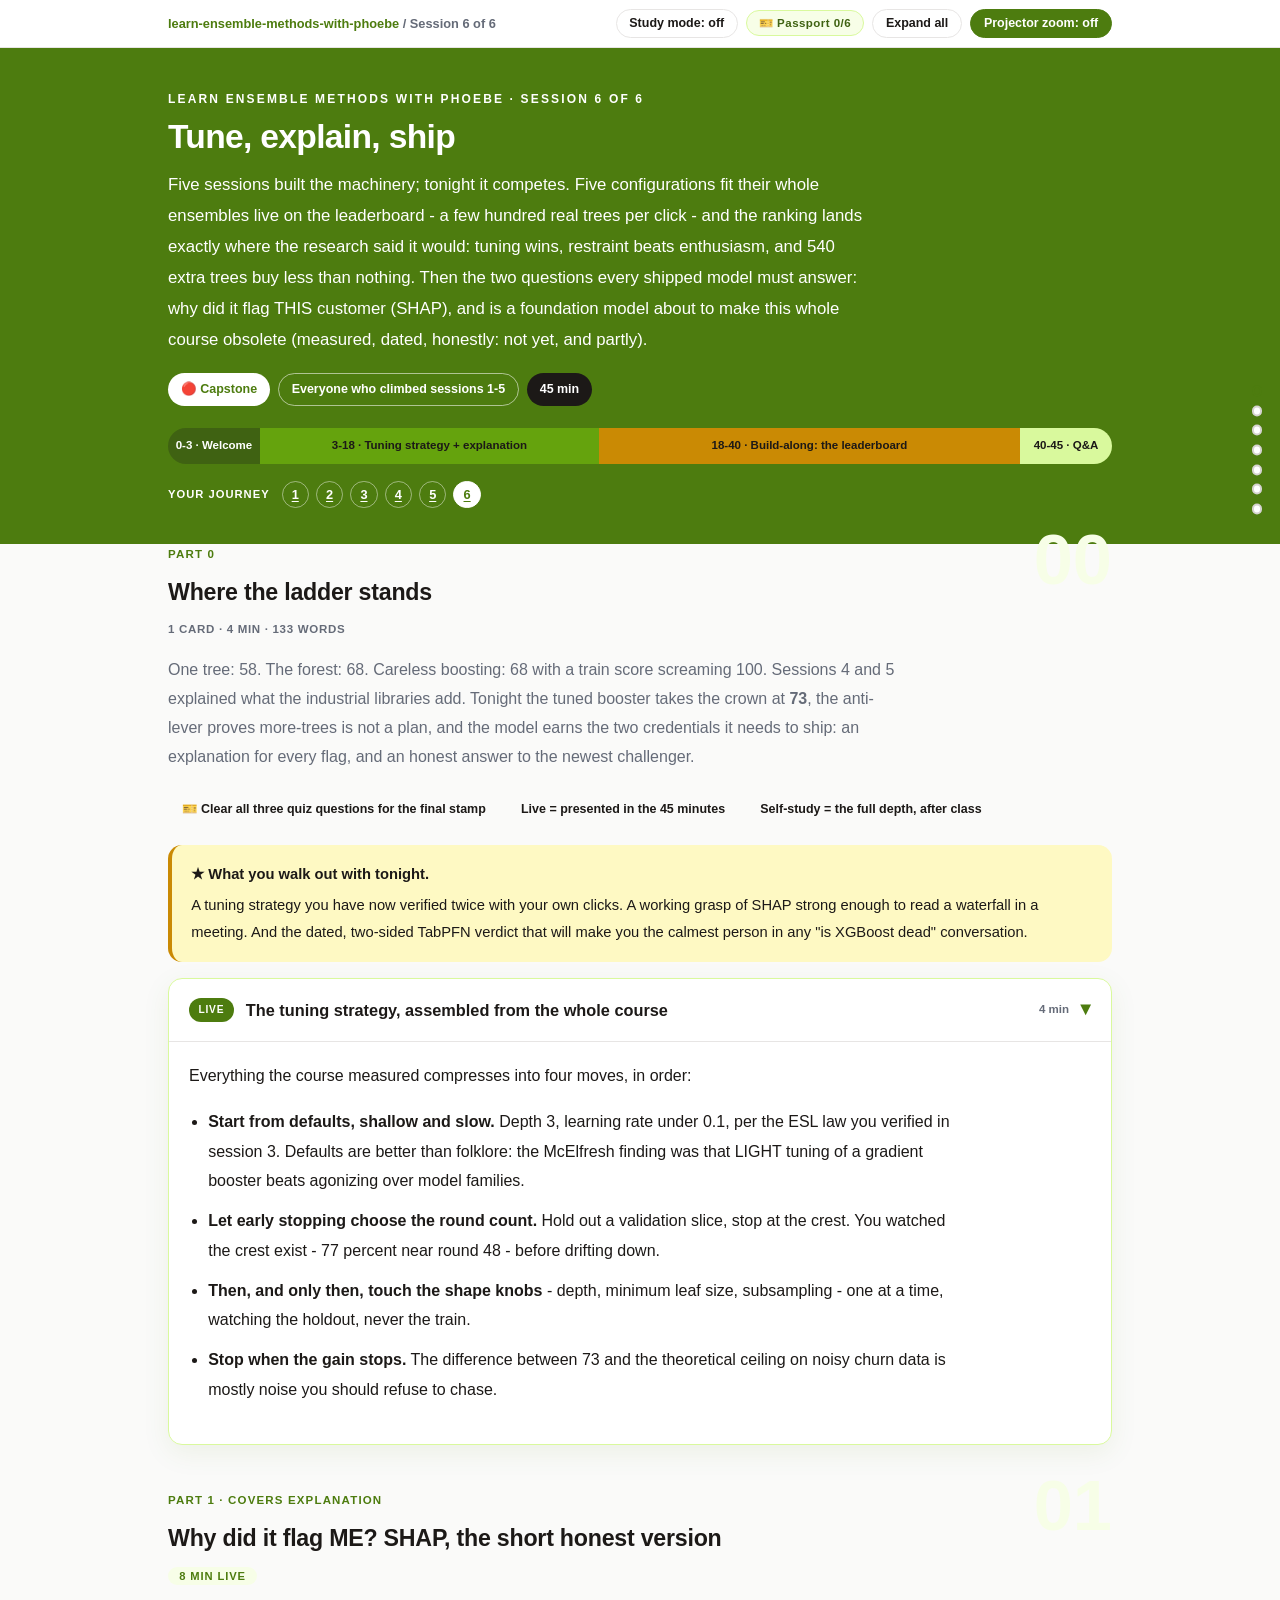
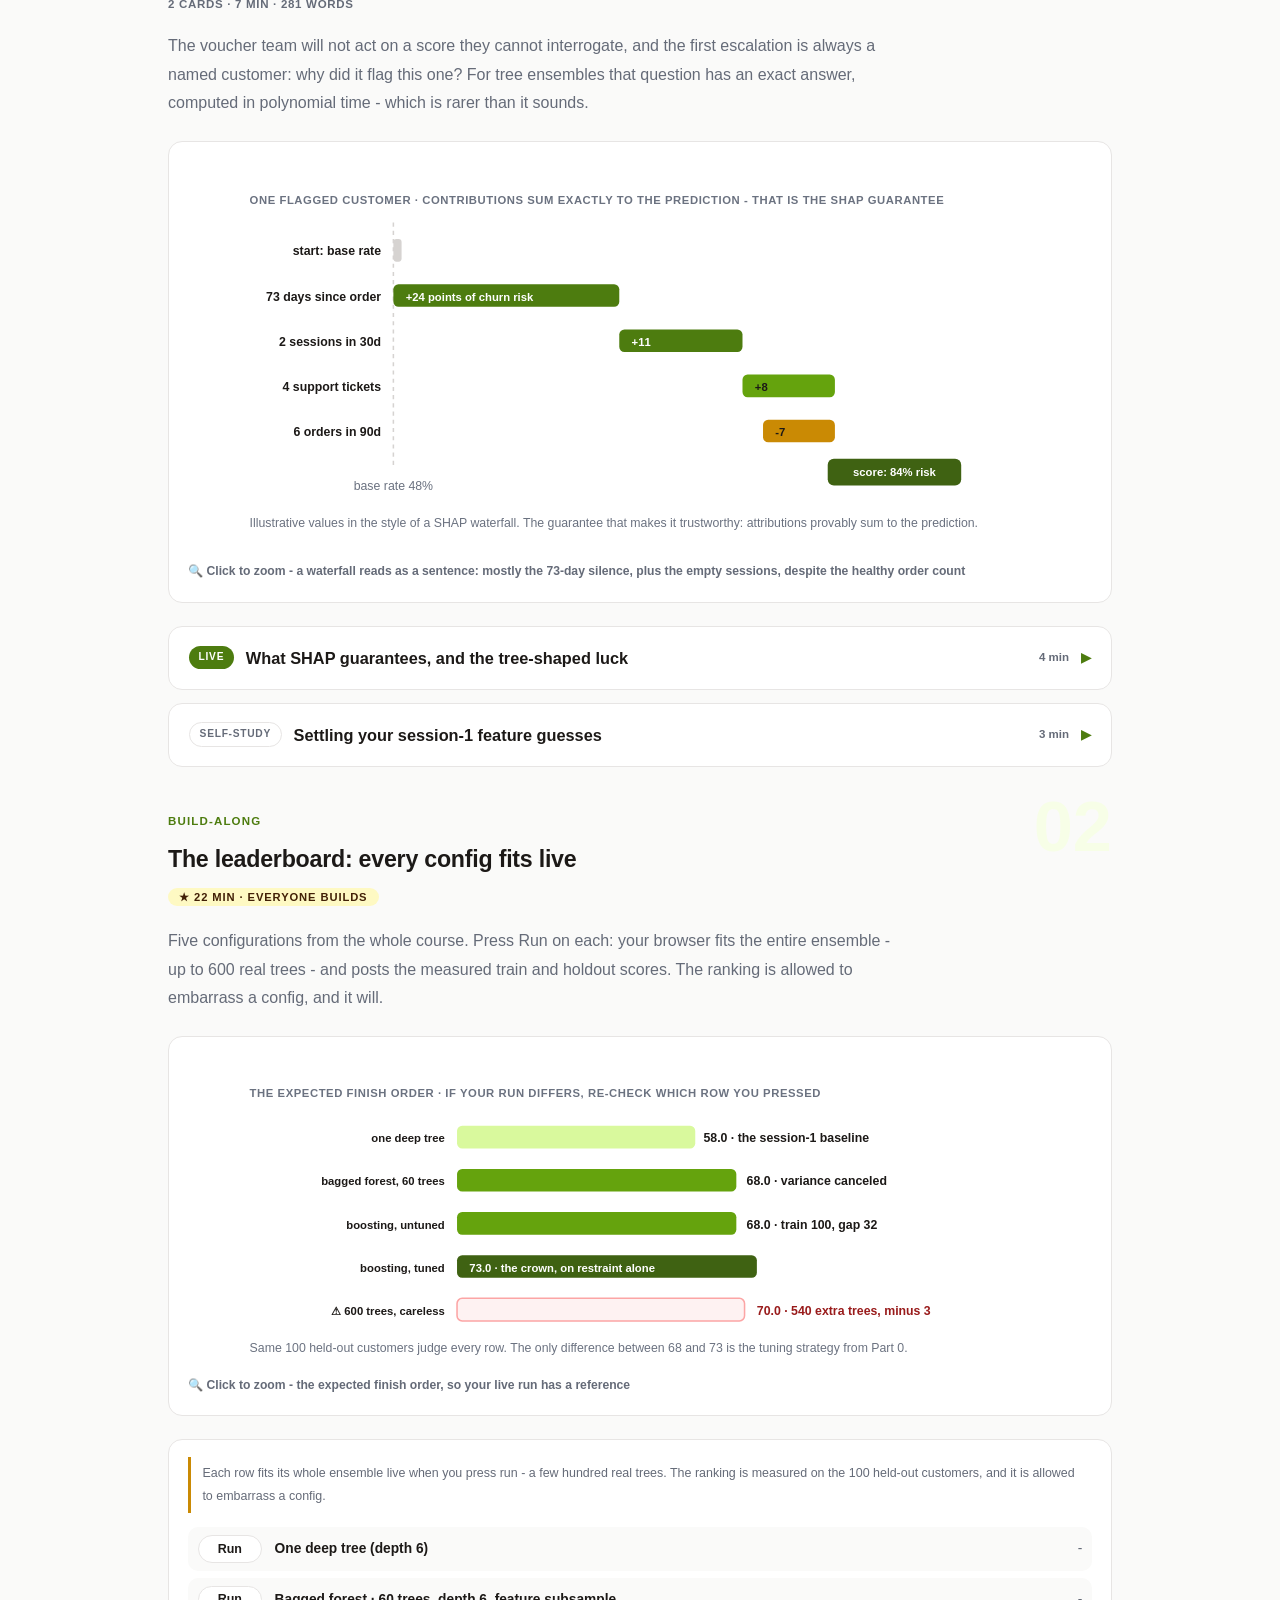
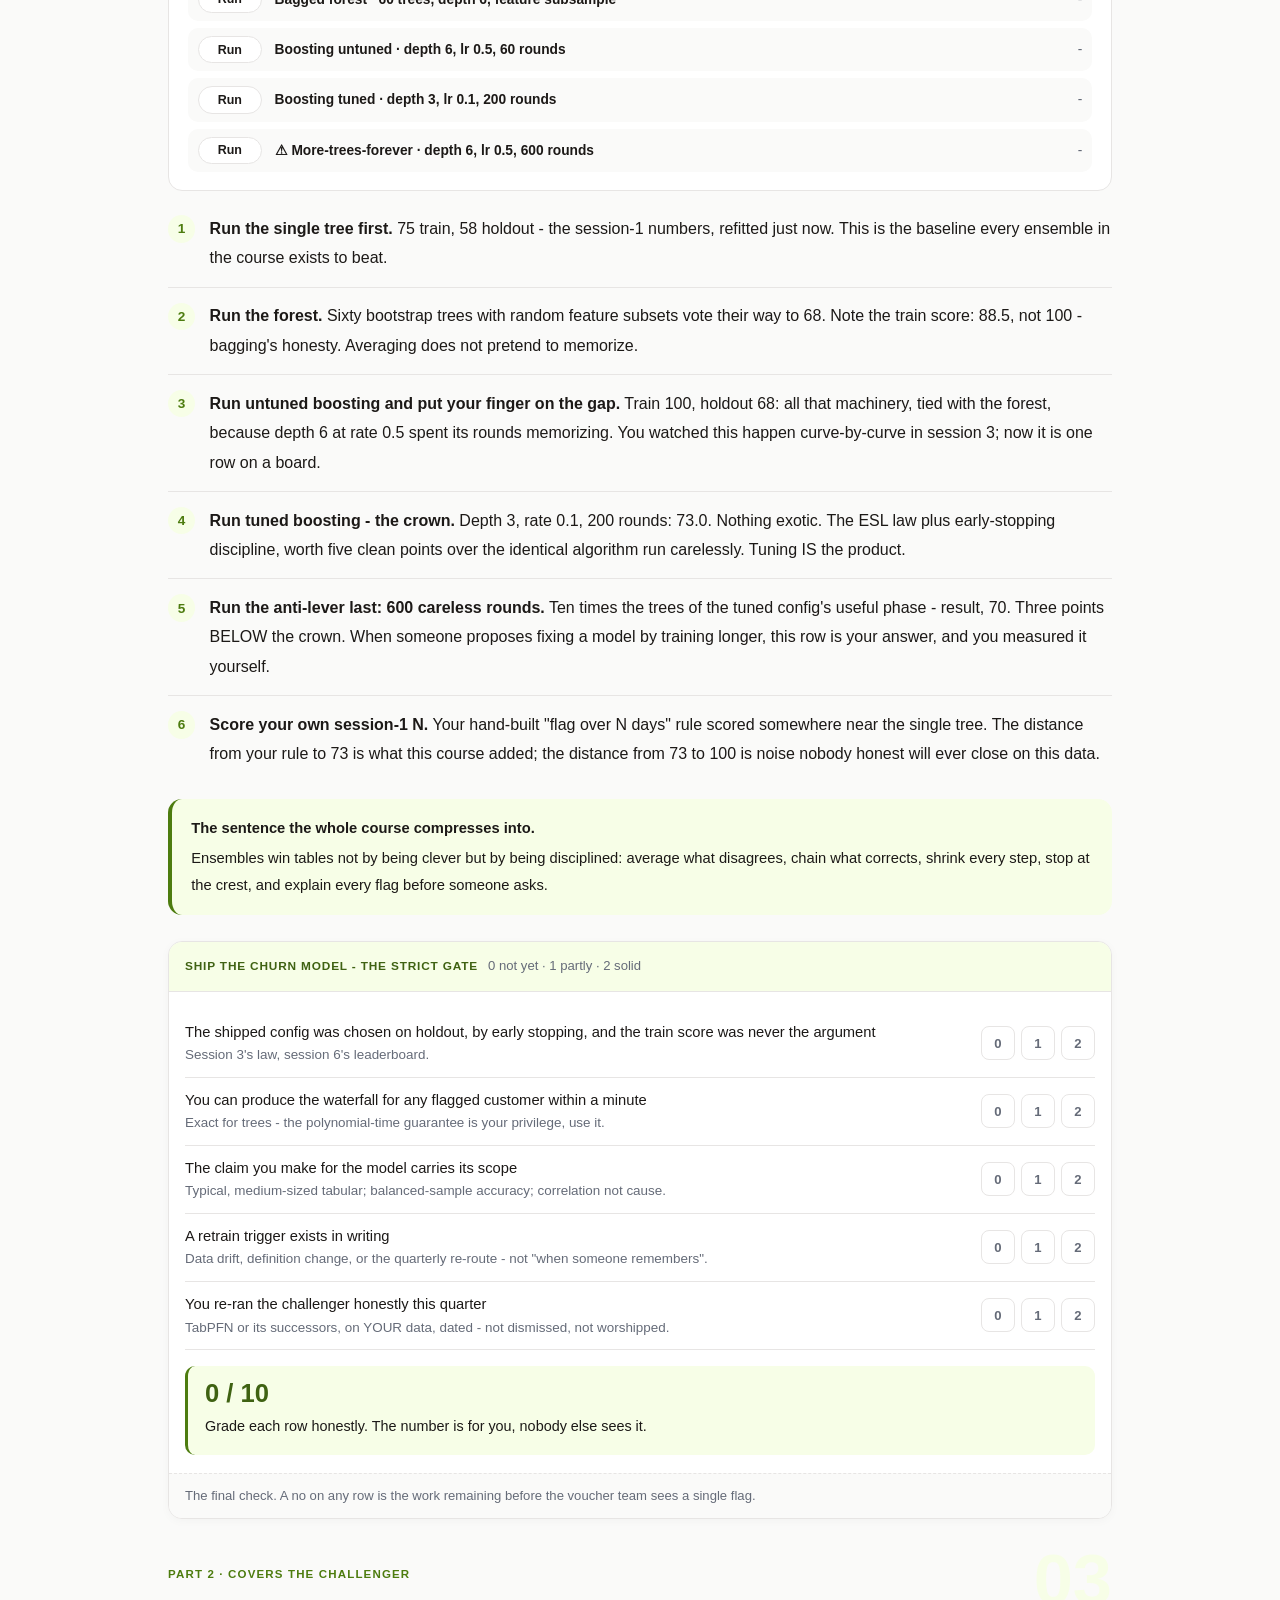
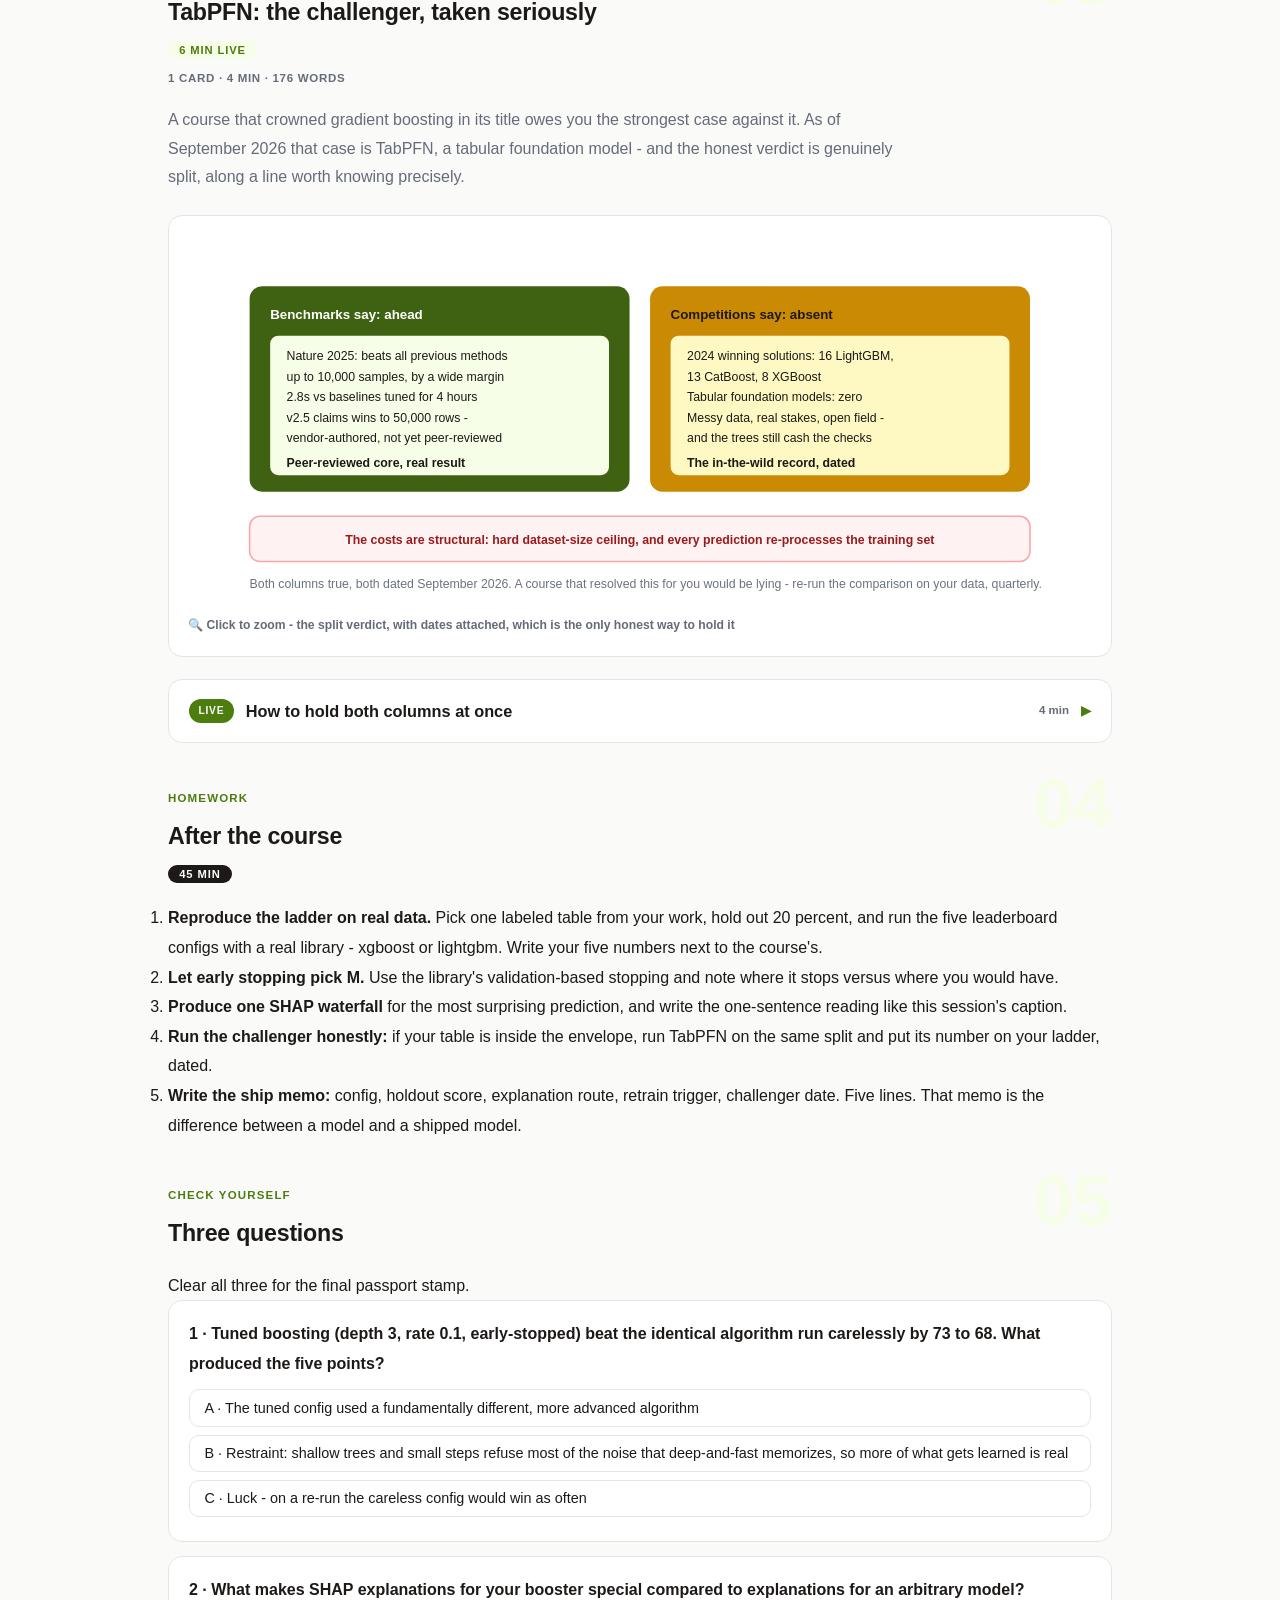
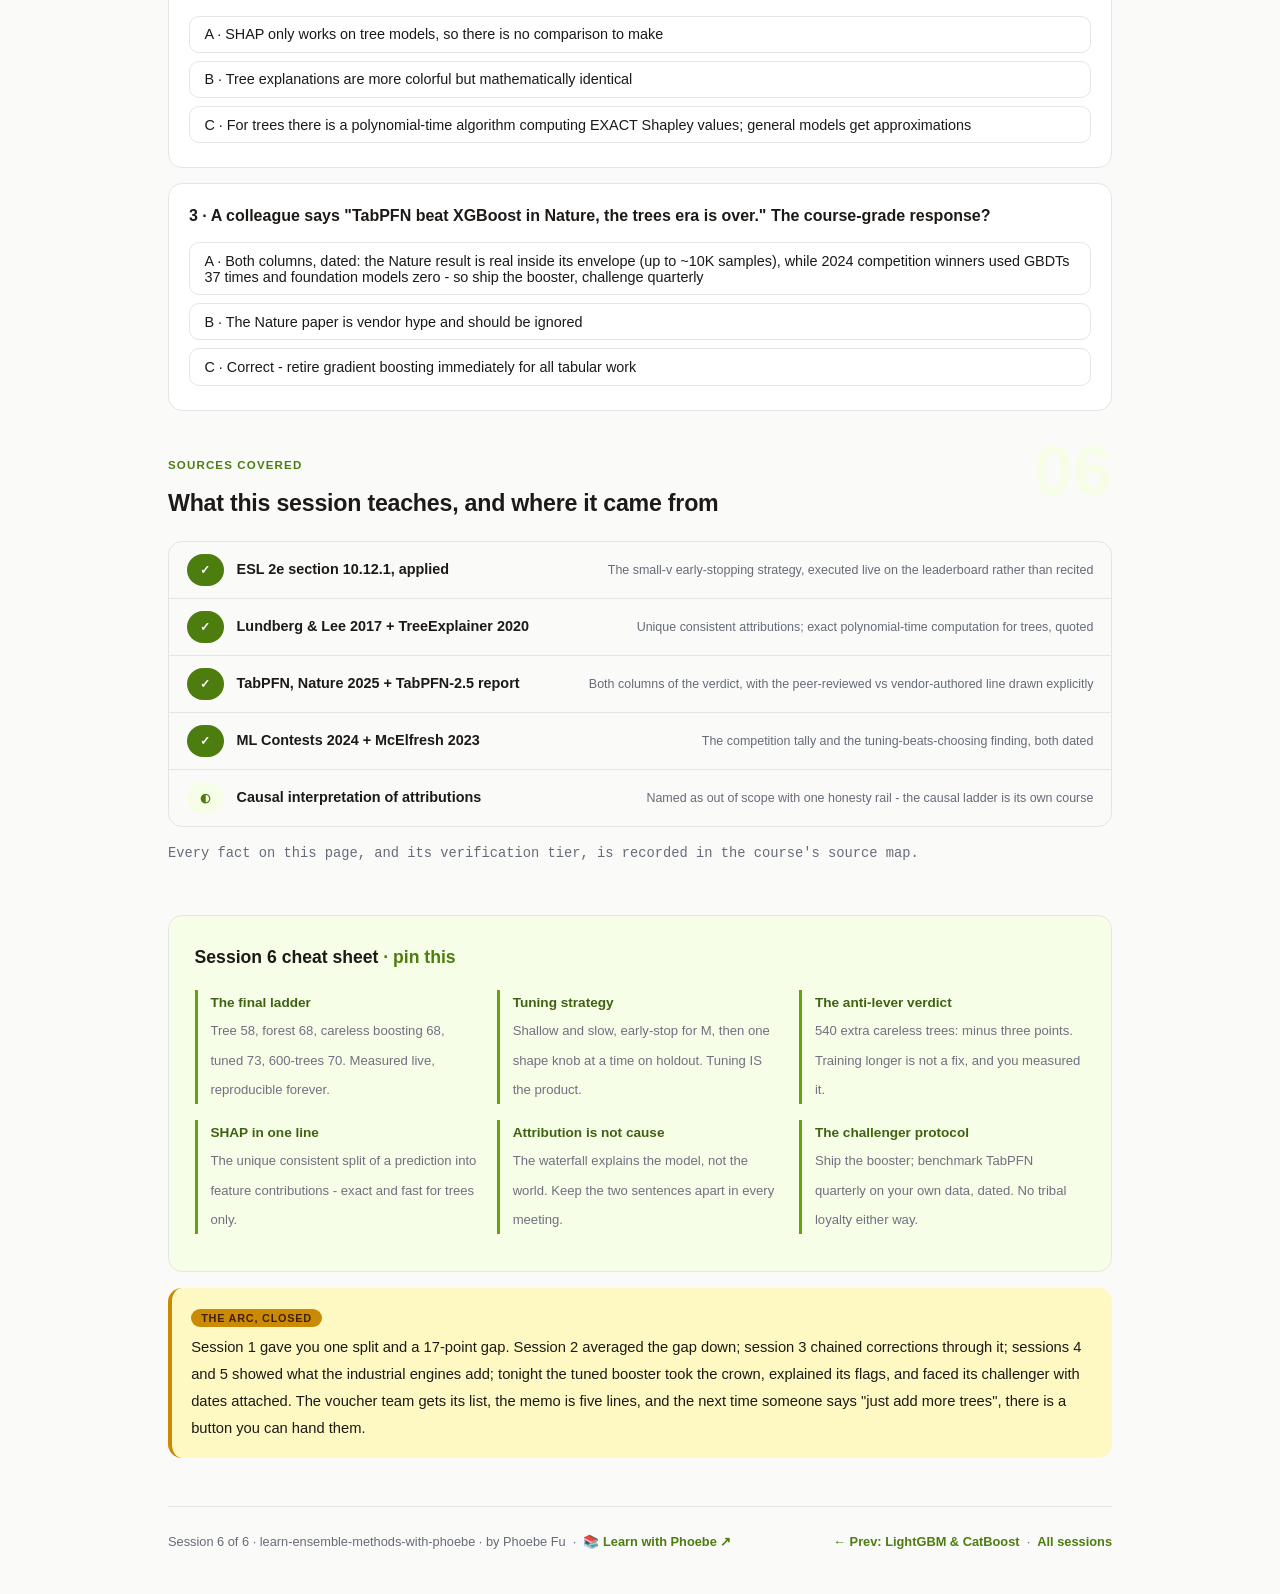
<file: courses/06-tune-explain-ship.html>
<!DOCTYPE html>
<html lang="en">
<head>
<meta charset="UTF-8">
<meta name="viewport" content="width=device-width, initial-scale=1.0">
<!-- social:start -->
<meta name="description" content="Session 6 of 6. The live leaderboard: five configs fit real ensembles in your browser, tuned boosting takes the crown at 73, SHAP explains the flags, and TabPFN gets its honest challenger slot.">
<meta property="og:type" content="article">
<meta property="og:site_name" content="Learn with Phoebe">
<meta property="og:title" content="Tune, explain, ship - learn ensemble methods with phoebe">
<meta property="og:description" content="Session 6 of 6. Five configs, fitted live. Tuning wins by 5. SHAP explains every flag. TabPFN challenges honestly.">
<meta property="og:url" content="https://phoebefu6.github.io/learn-ensemble-methods-with-phoebe/courses/06-tune-explain-ship.html">
<meta property="og:image" content="https://phoebefu6.github.io/learn-ensemble-methods-with-phoebe/assets/og-cover.png">
<meta property="og:image:width" content="1200">
<meta property="og:image:height" content="630">
<meta name="twitter:card" content="summary_large_image">
<meta name="twitter:title" content="Tune, explain, ship - learn ensemble methods with phoebe">
<meta name="twitter:description" content="Session 6 of 6. Five configs fitted live in the browser. Tuning wins by 5.">
<meta name="twitter:image" content="https://phoebefu6.github.io/learn-ensemble-methods-with-phoebe/assets/og-cover.png">
<!-- social:end -->
<title>Session 6 · Tune, explain, ship - learn ensemble methods with phoebe</title>
<link rel="stylesheet" href="../assets/style.css?v=23">
</head>
<body>

<div class="toolbar">
  <div class="wrap">
    <span class="crumb"><a href="../index.html">learn-ensemble-methods-with-phoebe</a> / Session 6 of 6</span>
    <button class="btn" id="toggle-all" type="button">Expand all</button>
    <button class="btn primary" id="zoom-toggle" type="button">Projector zoom: off</button>
  </div>
</div>

<header class="masthead">
  <div class="wrap">
    <div class="eyebrow">Learn Ensemble Methods with Phoebe · Session 6 of 6</div>
    <h1>Tune, explain, <span class="accent">ship</span></h1>
    <p class="sub">Five sessions built the machinery; tonight it competes. Five configurations fit their whole ensembles live on the leaderboard - a few hundred real trees per click - and the ranking lands exactly where the research said it would: tuning wins, restraint beats enthusiasm, and 540 extra trees buy less than nothing. Then the two questions every shipped model must answer: why did it flag THIS customer (SHAP), and is a foundation model about to make this whole course obsolete (measured, dated, honestly: not yet, and partly).</p>
    <div class="chip-row">
      <span class="chip level">🔴 Capstone</span>
      <span class="chip audience">Everyone who climbed sessions 1-5</span>
      <span class="chip time">45 min</span>
    </div>
    <div class="agenda">
      <span class="a1" style="flex:1">0-3 · Welcome</span>
      <span class="a2" style="flex:4">3-18 · Tuning strategy + explanation</span>
      <span class="a3" style="flex:5">18-40 · Build-along: the leaderboard</span>
      <span class="a4" style="flex:1">40-45 · Q&amp;A</span>
    </div>
  </div>
</header>

<main class="wrap">

  <!-- ============ INTRO ============ -->
  <section class="section" id="intro">
    <div class="section-kicker">
      <span class="klabel">Part 0</span>
      <h2>Where the ladder stands</h2>
    </div>
    <p class="lede">One tree: 58. The forest: 68. Careless boosting: 68 with a train score screaming 100. Sessions 4 and 5 explained what the industrial libraries add. Tonight the tuned booster takes the crown at <strong>73</strong>, the anti-lever proves more-trees is not a plan, and the model earns the two credentials it needs to ship: an explanation for every flag, and an honest answer to the newest challenger.</p>

    <div class="legend">
      <span class="pill">🎫 Clear all three quiz questions for the final stamp</span>
      <span class="pill">Live = presented in the 45 minutes</span>
      <span class="pill">Self-study = the full depth, after class</span>
    </div>

    <div class="callout win">
      <p><strong>★ What you walk out with tonight.</strong> A tuning strategy you have now verified twice with your own clicks. A working grasp of SHAP strong enough to read a waterfall in a meeting. And the dated, two-sided TabPFN verdict that will make you the calmest person in any "is XGBoost dead" conversation.</p>
    </div>

    <details class="card" open>
      <summary><span class="mode live">Live</span>The tuning strategy, assembled from the whole course<span class="mini">4 min</span><span class="caret">▶</span></summary>
      <div class="body">
        <p>Everything the course measured compresses into four moves, in order:</p>
        <ul>
          <li><strong>Start from defaults, shallow and slow.</strong> Depth 3, learning rate under 0.1, per the ESL law you verified in session 3. Defaults are better than folklore: the McElfresh finding was that LIGHT tuning of a gradient booster beats agonizing over model families.</li>
          <li><strong>Let early stopping choose the round count.</strong> Hold out a validation slice, stop at the crest. You watched the crest exist - 77 percent near round 48 - before drifting down.</li>
          <li><strong>Then, and only then, touch the shape knobs</strong> - depth, minimum leaf size, subsampling - one at a time, watching the holdout, never the train.</li>
          <li><strong>Stop when the gain stops.</strong> The difference between 73 and the theoretical ceiling on noisy churn data is mostly noise you should refuse to chase.</li>
        </ul>
      </div>
    </details>
  </section>

  <!-- ============ PART 1 ============ -->
  <section class="section" id="part-1">
    <div class="section-kicker">
      <span class="klabel">Part 1 · covers explanation</span>
      <h2>Why did it flag ME? SHAP, the short honest version</h2>
      <span class="tag concept">8 min live</span>
    </div>
    <p class="lede">The voucher team will not act on a score they cannot interrogate, and the first escalation is always a named customer: why did it flag this one? For tree ensembles that question has an exact answer, computed in polynomial time - which is rarer than it sounds.</p>

    <figure class="zoomable">
      <svg viewBox="0 0 880 380" xmlns="http://www.w3.org/2000/svg" role="img" aria-label="A SHAP-style waterfall for one flagged customer: starting from the base churn rate, days since order adds risk, sessions add risk, orders reduce it slightly, arriving at a high final score">
        <style>
          .e6aL { font: 600 12px Inter, sans-serif; fill: #1C1917; }
          .e6aV { font: 700 11px Inter, sans-serif; fill: #fff; }
          .e6aK { font: 700 12px Inter, sans-serif; fill: #1C1917; }
          .e6aN { font: 400 12px Inter, sans-serif; fill: #6B7280; }
          .e6aT { font: 700 11px Inter, sans-serif; fill: #6B7280; letter-spacing: .05em; }
        </style>
        <text class="e6aT" x="60" y="42">ONE FLAGGED CUSTOMER · CONTRIBUTIONS SUM EXACTLY TO THE PREDICTION - THAT IS THE SHAP GUARANTEE</text>
        <line x1="200" y1="60" x2="200" y2="300" stroke="#D6D3D1" stroke-width="1.5" stroke-dasharray="4 4"/>
        <text class="e6aN" x="200" y="320" text-anchor="middle">base rate 48%</text>
        <text class="e6aL" x="188" y="92" text-anchor="end">start: base rate</text>
        <rect x="200" y="76" width="8" height="22" rx="3" fill="#D6D3D1"/>
        <text class="e6aL" x="188" y="136" text-anchor="end">73 days since order</text>
        <rect x="200" y="120" width="220" height="22" rx="5" fill="#4D7C0F"/>
        <text class="e6aV" x="212" y="136">+24 points of churn risk</text>
        <text class="e6aL" x="188" y="180" text-anchor="end">2 sessions in 30d</text>
        <rect x="420" y="164" width="120" height="22" rx="5" fill="#4D7C0F"/>
        <text class="e6aV" x="432" y="180">+11</text>
        <text class="e6aL" x="188" y="224" text-anchor="end">4 support tickets</text>
        <rect x="540" y="208" width="90" height="22" rx="5" fill="#65A30D"/>
        <text class="e6aV" x="552" y="224" fill="#1C1917" style="fill:#1C1917">+8</text>
        <text class="e6aL" x="188" y="268" text-anchor="end">6 orders in 90d</text>
        <rect x="560" y="252" width="70" height="22" rx="5" fill="#CA8A04"/>
        <text class="e6aV" x="572" y="268" fill="#1C1917" style="fill:#1C1917">-7</text>
        <rect x="623" y="290" width="130" height="26" rx="6" fill="#3F6212"/>
        <text class="e6aV" x="688" y="307" text-anchor="middle">score: 84% risk</text>
        <text class="e6aN" x="60" y="356">Illustrative values in the style of a SHAP waterfall. The guarantee that makes it trustworthy: attributions provably sum to the prediction.</text>
      </svg>
      <figcaption>🔍 Click to zoom - a waterfall reads as a sentence: mostly the 73-day silence, plus the empty sessions, despite the healthy order count</figcaption>
    </figure>

    <details class="card">
      <summary><span class="mode live">Live</span>What SHAP guarantees, and the tree-shaped luck<span class="mini">4 min</span><span class="caret">▶</span></summary>
      <div class="body">
        <p>SHAP - Lundberg and Lee, 2017 - assigns each feature a contribution to one specific prediction, borrowed from cooperative game theory, and proves it is the <strong>unique</strong> attribution satisfying a small set of consistency properties. Not "a" way to split the credit: the only way that keeps the books balanced - contributions sum exactly to the prediction's distance from the base rate.</p>
        <p>The catch in general: computing Shapley values exactly is exponential. The tree-shaped luck: for tree ensembles, the 2020 TreeExplainer result gives "the first polynomial time algorithm to compute optimal explanations based on game theory" - exact values, fast, by walking the internal structure of the trees. Your booster gets exact explanations essentially free; a neural network gets approximations.</p>
        <div class="callout tip">
          <p><strong>Two honesty rails for using it.</strong> Exact-in-polynomial-time is a TREES-ONLY privilege - KernelSHAP for arbitrary models approximates. And SHAP explains what the MODEL did, not what the world does: "73-day silence contributed +24" is a fact about the booster, a correlation the trees found, never proof that silence causes churn. Causal claims live on an entirely different ladder.</p>
        </div>
      </div>
    </details>

    <details class="card">
      <summary><span class="mode self">Self-study</span>Settling your session-1 feature guesses<span class="mini">3 min</span><span class="caret">▶</span></summary>
      <div class="body">
        <p>Global SHAP - averaging attribution magnitudes across all customers - is the grown-up version of "which features matter". On the course data the ranking lands roughly: days since last order first by a wide margin, sessions and orders next, tickets and discount share behind, average order value nearly nothing.</p>
        <p>Compare that to the guesses you wrote in session 1. The typical surprise is AOV: it feels like it should matter - expensive-basket customers feel loyal - and the trees, free to use it, barely touch it. An uninformative feature discovered by the model itself is session 1's first Grinsztajn reason, closing the loop.</p>
      </div>
    </details>
  </section>

  <!-- ============ DEMO ============ -->
  <section class="section" id="demo-1">
    <div class="section-kicker">
      <span class="klabel">Build-along</span>
      <h2>The leaderboard: every config fits live</h2>
      <span class="tag demo">★ 22 min · everyone builds</span>
    </div>
    <p class="lede">Five configurations from the whole course. Press Run on each: your browser fits the entire ensemble - up to 600 real trees - and posts the measured train and holdout scores. The ranking is allowed to embarrass a config, and it will.</p>

    <figure class="zoomable">
      <svg viewBox="0 0 880 300" xmlns="http://www.w3.org/2000/svg" role="img" aria-label="Expected leaderboard results: single tree 58, forest 68, untuned boosting 68, tuned boosting 73 wins, six hundred careless trees 70">
        <style>
          .e6bL { font: 600 11px Inter, sans-serif; fill: #1C1917; }
          .e6bV { font: 800 12px Inter, sans-serif; fill: #1C1917; }
          .e6bW { font: 800 11px Inter, sans-serif; fill: #fff; }
          .e6bN { font: 400 12px Inter, sans-serif; fill: #6B7280; }
          .e6bT { font: 700 11px Inter, sans-serif; fill: #6B7280; letter-spacing: .05em; }
        </style>
        <text class="e6bT" x="60" y="40">THE EXPECTED FINISH ORDER · IF YOUR RUN DIFFERS, RE-CHECK WHICH ROW YOU PRESSED</text>
        <text class="e6bL" x="250" y="84" text-anchor="end">one deep tree</text>
        <rect x="262" y="68" width="232" height="22" rx="5" fill="#D9F99D"/>
        <text class="e6bV" x="502" y="84">58.0 · the session-1 baseline</text>
        <text class="e6bL" x="250" y="126" text-anchor="end">bagged forest, 60 trees</text>
        <rect x="262" y="110" width="272" height="22" rx="5" fill="#65A30D"/>
        <text class="e6bV" x="544" y="126">68.0 · variance canceled</text>
        <text class="e6bL" x="250" y="168" text-anchor="end">boosting, untuned</text>
        <rect x="262" y="152" width="272" height="22" rx="5" fill="#65A30D"/>
        <text class="e6bV" x="544" y="168">68.0 · train 100, gap 32</text>
        <text class="e6bL" x="250" y="210" text-anchor="end">boosting, tuned</text>
        <rect x="262" y="194" width="292" height="22" rx="5" fill="#3F6212"/>
        <text class="e6bW" x="274" y="210">73.0 · the crown, on restraint alone</text>
        <text class="e6bL" x="250" y="252" text-anchor="end">⚠ 600 trees, careless</text>
        <rect x="262" y="236" width="280" height="22" rx="5" fill="#FEF2F2" stroke="#FCA5A5" stroke-width="1.5"/>
        <text class="e6bV" x="554" y="252" fill="#991B1B" style="fill:#991B1B">70.0 · 540 extra trees, minus 3</text>
        <text class="e6bN" x="60" y="288">Same 100 held-out customers judge every row. The only difference between 68 and 73 is the tuning strategy from Part 0.</text>
      </svg>
      <figcaption>🔍 Click to zoom - the expected finish order, so your live run has a reference</figcaption>
    </figure>

    <div id="ensemble-tune"></div>

    <div class="steps">
      <div class="step"><p><strong>Run the single tree first.</strong> 75 train, 58 holdout - the session-1 numbers, refitted just now. This is the baseline every ensemble in the course exists to beat.</p></div>
      <div class="step"><p><strong>Run the forest.</strong> Sixty bootstrap trees with random feature subsets vote their way to 68. Note the train score: 88.5, not 100 - bagging's honesty. Averaging does not pretend to memorize.</p></div>
      <div class="step"><p><strong>Run untuned boosting and put your finger on the gap.</strong> Train 100, holdout 68: all that machinery, tied with the forest, because depth 6 at rate 0.5 spent its rounds memorizing. You watched this happen curve-by-curve in session 3; now it is one row on a board.</p></div>
      <div class="step"><p><strong>Run tuned boosting - the crown.</strong> Depth 3, rate 0.1, 200 rounds: 73.0. Nothing exotic. The ESL law plus early-stopping discipline, worth five clean points over the identical algorithm run carelessly. Tuning IS the product.</p></div>
      <div class="step"><p><strong>Run the anti-lever last: 600 careless rounds.</strong> Ten times the trees of the tuned config's useful phase - result, 70. Three points BELOW the crown. When someone proposes fixing a model by training longer, this row is your answer, and you measured it yourself.</p></div>
      <div class="step"><p><strong>Score your own session-1 N.</strong> Your hand-built "flag over N days" rule scored somewhere near the single tree. The distance from your rule to 73 is what this course added; the distance from 73 to 100 is noise nobody honest will ever close on this data.</p></div>
    </div>

    <div class="callout tip">
      <p><strong>The sentence the whole course compresses into.</strong> Ensembles win tables not by being clever but by being disciplined: average what disagrees, chain what corrects, shrink every step, stop at the crest, and explain every flag before someone asks.</p>
    </div>

    <div class="scorecard" data-title="Ship the churn model - the strict gate" data-foot="The final check. A no on any row is the work remaining before the voucher team sees a single flag.">
      <div class="sc-row"><div class="sc-q">The shipped config was chosen on holdout, by early stopping, and the train score was never the argument<em>Session 3's law, session 6's leaderboard.</em></div></div>
      <div class="sc-row"><div class="sc-q">You can produce the waterfall for any flagged customer within a minute<em>Exact for trees - the polynomial-time guarantee is your privilege, use it.</em></div></div>
      <div class="sc-row"><div class="sc-q">The claim you make for the model carries its scope<em>Typical, medium-sized tabular; balanced-sample accuracy; correlation not cause.</em></div></div>
      <div class="sc-row"><div class="sc-q">A retrain trigger exists in writing<em>Data drift, definition change, or the quarterly re-route - not "when someone remembers".</em></div></div>
      <div class="sc-row"><div class="sc-q">You re-ran the challenger honestly this quarter<em>TabPFN or its successors, on YOUR data, dated - not dismissed, not worshipped.</em></div></div>
    </div>
  </section>

  <!-- ============ PART 2 ============ -->
  <section class="section" id="part-2">
    <div class="section-kicker">
      <span class="klabel">Part 2 · covers the challenger</span>
      <h2>TabPFN: the challenger, taken seriously</h2>
      <span class="tag concept">6 min live</span>
    </div>
    <p class="lede">A course that crowned gradient boosting in its title owes you the strongest case against it. As of September 2026 that case is TabPFN, a tabular foundation model - and the honest verdict is genuinely split, along a line worth knowing precisely.</p>

    <figure class="zoomable">
      <svg viewBox="0 0 880 360" xmlns="http://www.w3.org/2000/svg" role="img" aria-label="Two-column evidence: benchmarks 2025 favor TabPFN on small data, competitions through 2024 show zero foundation model wins and continued GBDT dominance">
        <style>
          .e6cH { font: 800 13px Inter, sans-serif; fill: #fff; }
          .e6cB { font: 400 12px Inter, sans-serif; fill: #1C1917; }
          .e6cK { font: 700 12px Inter, sans-serif; fill: #1C1917; }
          .e6cN { font: 400 12px Inter, sans-serif; fill: #6B7280; }
        </style>
        <rect x="60" y="50" width="370" height="200" rx="12" fill="#3F6212"/>
        <text class="e6cH" x="80" y="82">Benchmarks say: ahead</text>
        <rect x="80" y="98" width="330" height="136" rx="8" fill="#F7FEE7"/>
        <text class="e6cB" x="96" y="122">Nature 2025: beats all previous methods</text>
        <text class="e6cB" x="96" y="142">up to 10,000 samples, by a wide margin</text>
        <text class="e6cB" x="96" y="162">2.8s vs baselines tuned for 4 hours</text>
        <text class="e6cB" x="96" y="182">v2.5 claims wins to 50,000 rows -</text>
        <text class="e6cB" x="96" y="202">vendor-authored, not yet peer-reviewed</text>
        <text class="e6cK" x="96" y="226">Peer-reviewed core, real result</text>
        <rect x="450" y="50" width="370" height="200" rx="12" fill="#CA8A04"/>
        <text class="e6cH" x="470" y="82" fill="#1C1917" style="fill:#1C1917">Competitions say: absent</text>
        <rect x="470" y="98" width="330" height="136" rx="8" fill="#FEF9C3"/>
        <text class="e6cB" x="486" y="122">2024 winning solutions: 16 LightGBM,</text>
        <text class="e6cB" x="486" y="142">13 CatBoost, 8 XGBoost</text>
        <text class="e6cB" x="486" y="162">Tabular foundation models: zero</text>
        <text class="e6cB" x="486" y="182">Messy data, real stakes, open field -</text>
        <text class="e6cB" x="486" y="202">and the trees still cash the checks</text>
        <text class="e6cK" x="486" y="226">The in-the-wild record, dated</text>
        <rect x="60" y="274" width="760" height="44" rx="10" fill="#FEF2F2" stroke="#FCA5A5" stroke-width="1.5"/>
        <text class="e6cK" x="440" y="301" text-anchor="middle" fill="#991B1B" style="fill:#991B1B">The costs are structural: hard dataset-size ceiling, and every prediction re-processes the training set</text>
        <text class="e6cN" x="60" y="344">Both columns true, both dated September 2026. A course that resolved this for you would be lying - re-run the comparison on your data, quarterly.</text>
      </svg>
      <figcaption>🔍 Click to zoom - the split verdict, with dates attached, which is the only honest way to hold it</figcaption>
    </figure>

    <details class="card">
      <summary><span class="mode live">Live</span>How to hold both columns at once<span class="mini">4 min</span><span class="caret">▶</span></summary>
      <div class="body">
        <p>The Nature result is real: on datasets up to 10,000 samples, TabPFN "outperforms all previous methods... by a wide margin", delivering in 2.8 seconds what took tuned baselines four hours. On data the size of this course's sample, the challenger is likely ahead - which is exactly why the final scorecard makes re-running it a standing row rather than a heresy.</p>
        <p>The structural costs are also real. The envelope is hard - beyond it quality and memory degrade, which is why the vendor's own 2.5 release ships a distillation engine to convert predictions back into compact models. And in-context learning means every prediction re-processes the training data: a fitted booster scores a customer in microseconds forever, and that asymmetry is why production and competitions still belong to the trees.</p>
        <div class="callout example">
          <span class="ex-pill">Real world</span>
          <p>The grown-up position in a 2026 architecture review: "GBDT is the shipped default; the foundation model is the quarterly challenger with a dated benchmark on our own data." That sentence contains no tribal loyalty, survives both futures, and costs one afternoon a quarter to maintain.</p>
        </div>
      </div>
    </details>
  </section>

  <!-- ============ HOMEWORK ============ -->
  <section class="section" id="exercise">
    <div class="section-kicker">
      <span class="klabel">Homework</span>
      <h2>After the course</h2>
      <span class="tag exercise">45 min</span>
    </div>
    <ol>
      <li><strong>Reproduce the ladder on real data.</strong> Pick one labeled table from your work, hold out 20 percent, and run the five leaderboard configs with a real library - xgboost or lightgbm. Write your five numbers next to the course's.</li>
      <li><strong>Let early stopping pick M.</strong> Use the library's validation-based stopping and note where it stops versus where you would have.</li>
      <li><strong>Produce one SHAP waterfall</strong> for the most surprising prediction, and write the one-sentence reading like this session's caption.</li>
      <li><strong>Run the challenger honestly:</strong> if your table is inside the envelope, run TabPFN on the same split and put its number on your ladder, dated.</li>
      <li><strong>Write the ship memo:</strong> config, holdout score, explanation route, retrain trigger, challenger date. Five lines. That memo is the difference between a model and a shipped model.</li>
    </ol>
  </section>

  <!-- ============ QUIZ ============ -->
  <section class="section" id="quiz">
    <div class="section-kicker">
      <span class="klabel">Check yourself</span>
      <h2>Three questions</h2>
    </div>
    <p>Clear all three for the final passport stamp.</p>

    <div class="quiz-q" data-answer="1">
      <p class="qtext">1 · Tuned boosting (depth 3, rate 0.1, early-stopped) beat the identical algorithm run carelessly by 73 to 68. What produced the five points?</p>
      <button class="qopt" type="button">A · The tuned config used a fundamentally different, more advanced algorithm</button>
      <button class="qopt" type="button">B · Restraint: shallow trees and small steps refuse most of the noise that deep-and-fast memorizes, so more of what gets learned is real</button>
      <button class="qopt" type="button">C · Luck - on a re-run the careless config would win as often</button>
      <p class="qwhy">Same loop, same trees' worth of compute in the useful phase, same data. The difference is the ESL strategy: v small, M chosen by early stopping. The engine is deterministic - re-running it produces the same 73 and 68, which is exactly why the leaderboard can hard-code its expectations.</p>
    </div>

    <div class="quiz-q" data-answer="2">
      <p class="qtext">2 · What makes SHAP explanations for your booster special compared to explanations for an arbitrary model?</p>
      <button class="qopt" type="button">A · SHAP only works on tree models, so there is no comparison to make</button>
      <button class="qopt" type="button">B · Tree explanations are more colorful but mathematically identical</button>
      <button class="qopt" type="button">C · For trees there is a polynomial-time algorithm computing EXACT Shapley values; general models get approximations</button>
      <p class="qwhy">The 2020 TreeExplainer result: "the first polynomial time algorithm to compute optimal explanations based on game theory", exploiting tree structure. KernelSHAP for arbitrary models approximates. Exact, fast explanation is a genuine competitive advantage of shipping trees - and it explains the model, never the world: attributions are not causes.</p>
    </div>

    <div class="quiz-q" data-answer="0">
      <p class="qtext">3 · A colleague says "TabPFN beat XGBoost in Nature, the trees era is over." The course-grade response?</p>
      <button class="qopt" type="button">A · Both columns, dated: the Nature result is real inside its envelope (up to ~10K samples), while 2024 competition winners used GBDTs 37 times and foundation models zero - so ship the booster, challenge quarterly</button>
      <button class="qopt" type="button">B · The Nature paper is vendor hype and should be ignored</button>
      <button class="qopt" type="button">C · Correct - retire gradient boosting immediately for all tabular work</button>
      <p class="qwhy">Both dismissal and surrender flunk. The peer-reviewed result is real and scoped; the in-the-wild record through 2024 is real and dated; the structural costs (size ceiling, per-prediction re-processing) are real and current. Holding contested evidence as contested, with dates, is the discipline - resolving it prematurely in either direction is the error.</p>
    </div>

    <p class="quiz-score"></p>
  </section>

  <!-- ============ OFFICIAL COVERAGE ============ -->
  <section class="section" id="official">
    <div class="section-kicker">
      <span class="klabel">Sources covered</span>
      <h2>What this session teaches, and where it came from</h2>
    </div>
    <div class="covered">
      <div class="covered-row"><span class="status pill solid">✓</span><span class="name">ESL 2e section 10.12.1, applied</span><span class="note">The small-v early-stopping strategy, executed live on the leaderboard rather than recited</span></div>
      <div class="covered-row"><span class="status pill solid">✓</span><span class="name">Lundberg &amp; Lee 2017 + TreeExplainer 2020</span><span class="note">Unique consistent attributions; exact polynomial-time computation for trees, quoted</span></div>
      <div class="covered-row"><span class="status pill solid">✓</span><span class="name">TabPFN, Nature 2025 + TabPFN-2.5 report</span><span class="note">Both columns of the verdict, with the peer-reviewed vs vendor-authored line drawn explicitly</span></div>
      <div class="covered-row"><span class="status pill solid">✓</span><span class="name">ML Contests 2024 + McElfresh 2023</span><span class="note">The competition tally and the tuning-beats-choosing finding, both dated</span></div>
      <div class="covered-row"><span class="status pill light">◐</span><span class="name">Causal interpretation of attributions</span><span class="note">Named as out of scope with one honesty rail - the causal ladder is its own course</span></div>
    </div>
    <p class="mono" style="margin-top:14px">Every fact on this page, and its verification tier, is recorded in the course's source map.</p>
  </section>

  <!-- ============ CHEAT SHEET ============ -->
  <section class="cheat" id="cheatsheet">
    <h3>Session 6 cheat sheet <span>· pin this</span></h3>
    <div class="grid-2">
      <div class="cheat-item"><b>The final ladder</b><span>Tree 58, forest 68, careless boosting 68, tuned 73, 600-trees 70. Measured live, reproducible forever.</span></div>
      <div class="cheat-item"><b>Tuning strategy</b><span>Shallow and slow, early-stop for M, then one shape knob at a time on holdout. Tuning IS the product.</span></div>
      <div class="cheat-item"><b>The anti-lever verdict</b><span>540 extra careless trees: minus three points. Training longer is not a fix, and you measured it.</span></div>
      <div class="cheat-item"><b>SHAP in one line</b><span>The unique consistent split of a prediction into feature contributions - exact and fast for trees only.</span></div>
      <div class="cheat-item"><b>Attribution is not cause</b><span>The waterfall explains the model, not the world. Keep the two sentences apart in every meeting.</span></div>
      <div class="cheat-item"><b>The challenger protocol</b><span>Ship the booster; benchmark TabPFN quarterly on your own data, dated. No tribal loyalty either way.</span></div>
    </div>
  </section>

  <div class="callout next">
    <span class="nx-pill">The arc, closed</span>
    <p>Session 1 gave you one split and a 17-point gap. Session 2 averaged the gap down; session 3 chained corrections through it; sessions 4 and 5 showed what the industrial engines add; tonight the tuned booster took the crown, explained its flags, and faced its challenger with dates attached. The voucher team gets its list, the memo is five lines, and the next time someone says "just add more trees", there is a button you can hand them.</p>
  </div>

  <footer class="pagefoot">
    <span>Session 6 of 6 · learn-ensemble-methods-with-phoebe · by Phoebe Fu &nbsp;·&nbsp; 📚 <a href="https://phoebefu6.github.io/learn-with-phoebe/">Learn with Phoebe ↗</a></span>
    <span><a href="05-lightgbm-and-catboost.html">← Prev: LightGBM &amp; CatBoost</a> &nbsp;·&nbsp; <a href="../index.html">All sessions</a></span>
  </footer>

</main>

<script src="../assets/app.js?v=21"></script>
<script src="../assets/ensemble-live.js?v=1"></script>
</body>
</html>
</file>
<file: assets/style.css>
/* learn-mcp-with-phoebe - editorial bold design system
   Accent: SQLite blue #4D7C0F · Ink navy #3F6212 · Flagship: amber #CA8A04
   (CSS var names still read --indigo/--amber; they hold SQL-blue values.) */

:root {
  --faint-text: #6F6864;
  --indigo: #4D7C0F;
  --indigo-deep: #3F6212;
  --indigo-mid: #65A30D;
  --indigo-soft: #D9F99D;
  --indigo-50: #F7FEE7;
  --ink: #1C1917;
  --muted: #656B78;
  --faint: #D6D3D1;
  --hairline: #E7E5E4;
  --amber: #CA8A04;
  --amber-ink: #422006;
  --amber-50: #FEF9C3;
  --paper: #FAFAF9;
  --code-bg: #F7FEE7;
  --code-ink: #1C1917;
  --radius: 14px;
}

* { margin: 0; padding: 0; box-sizing: border-box; }

html { font-size: 16px; scroll-behavior: smooth; }
html.zoom-125 { font-size: 20px; }
html.zoom-150 { font-size: 24px; }

body {
  font-family: "Inter", -apple-system, BlinkMacSystemFont, "Segoe UI", Roboto, sans-serif;
  background: var(--paper);
  color: var(--ink);
  line-height: 1.85;
  font-feature-settings: "tnum";
}

.wrap { max-width: 62rem; margin: 0 auto; padding: 0 1.5rem; }

/* ---------- header band ---------- */
.masthead {
  background: var(--indigo);
  color: #fff;
  padding: 2.5rem 0 2.25rem;
}
.masthead .eyebrow {
  font-size: .75rem;
  letter-spacing: .18em;
  text-transform: uppercase;
  opacity: 1;
  font-weight: 600;
}
.masthead h1 {
  font-size: 2.1rem;
  line-height: 1.15;
  font-weight: 800;
  margin: .5rem 0 .75rem;
  letter-spacing: -.02em;
}
.masthead h1 .accent { color: inherit; }
.masthead .sub { font-size: 1.05rem; opacity: 1; max-width: 44rem; }

.chip-row { display: flex; flex-wrap: wrap; gap: .5rem; margin-top: 1.1rem; }
.chip {
  display: inline-flex;
  align-items: center;
  gap: .35rem;
  border-radius: 999px;
  padding: .25rem .8rem;
  font-size: .78rem;
  font-weight: 600;
  white-space: nowrap;
}
.chip.level { background: #fff; color: var(--indigo); }
.chip.audience { background: rgba(255,255,255,.08); color: #fff; border: 1px solid rgba(255,255,255,.35); }
.chip.time { background: var(--ink); color: #fff; font-variant-numeric: tabular-nums; }


/* ---------- toolbar ---------- */
.toolbar {
  position: sticky;
  top: 0;
  z-index: 40;
  background: rgba(255,255,255,.94);
  backdrop-filter: blur(6px);
  border-bottom: 1px solid var(--hairline);
  padding: .55rem 0;
}
.toolbar .wrap { display: flex; align-items: center; gap: .5rem; flex-wrap: nowrap; }
.toolbar .crumb { font-size: .8rem; color: var(--muted); font-weight: 600; margin-right: auto; min-width: 0; white-space: nowrap; overflow: hidden; text-overflow: ellipsis; }
.toolbar .btn { white-space: nowrap; flex: none; padding: .38rem .8rem; font-size: .78rem; line-height: 1.2; }
.toolbar .crumb a { color: var(--indigo); text-decoration: none; }
.btn {
  border: 1px solid var(--hairline);
  background: #fff;
  color: var(--ink);
  border-radius: 999px;
  padding: .35rem .9rem;
  font-size: .78rem;
  font-weight: 600;
  cursor: pointer;
  font-family: inherit;
  transition: all .15s ease;
}
.btn:hover { border-color: var(--indigo); color: var(--indigo); }
.btn.primary { background: var(--indigo); border-color: var(--indigo); color: #fff; }
.btn.primary:hover { background: var(--indigo-deep); }

/* ---------- sections ---------- */
main { padding: 2.5rem 0 4rem; }

.section { margin-bottom: 2.8rem; }
.section-kicker { margin-bottom: 1rem; }
.section-kicker .klabel {
  display: block;
  font-size: .72rem;
  text-transform: uppercase;
  letter-spacing: .1em;
  color: var(--indigo);
  font-weight: 700;
  margin-bottom: .35rem;
}
.section-kicker h2 {
  font-size: 1.45rem;
  font-weight: 800;
  letter-spacing: -.01em;
  display: flex;
  align-items: center;
  gap: .7rem;
  flex-wrap: wrap;
}
.section-kicker .tag {
  border-radius: 999px;
  padding: .18rem .7rem;
  font-size: .7rem;
  font-weight: 700;
  text-transform: uppercase;
  letter-spacing: .08em;
}
.tag.concept { background: var(--indigo-50); color: var(--indigo); }
.tag.demo { background: var(--amber-50); color: var(--amber-ink); }
.tag.exercise { background: var(--ink); color: #fff; }

.lede { color: var(--muted); max-width: 46rem; margin-bottom: 1.4rem; line-height: 1.8; }

/* live vs self-study markers on cards */
.mode {
  font-size: .64rem;
  font-weight: 700;
  text-transform: uppercase;
  letter-spacing: .07em;
  padding: .14rem .6rem;
  border-radius: 999px;
  flex: none;
}
.mode.live { background: var(--indigo); color: #fff; }
.mode.self { background: #fff; color: var(--muted); border: 1px solid var(--hairline); }

/* ---------- accordions ---------- */
details.card {
  border: 1px solid var(--hairline);
  border-radius: var(--radius);
  margin-bottom: .8rem;
  overflow: hidden;
  background: #fff;
}
details.card[open] { border-color: var(--indigo-soft); box-shadow: 0 8px 28px rgba(77,124,15,.08); }
details.card summary {
  list-style: none;
  cursor: pointer;
  padding: 1rem 1.25rem;
  display: flex;
  align-items: center;
  gap: .75rem;
  font-weight: 700;
  font-size: 1.02rem;
  user-select: none;
}
details.card summary::-webkit-details-marker { display: none; }
details.card summary .dot {
  width: .6rem; height: .6rem;
  border-radius: 999px;
  background: var(--indigo);
  flex: none;
}
details.card summary .mini { margin-left: auto; font-size: .72rem; color: var(--muted); font-weight: 600; white-space: nowrap; }
details.card summary .caret { transition: transform .2s ease; color: var(--indigo); font-size: .8rem; }
details.card[open] summary .caret { transform: rotate(90deg); }
details.card .body { padding: 0 1.25rem 1.4rem; border-top: 1px solid var(--hairline); padding-top: 1.15rem; }
details.card .body p { margin-bottom: 1.05rem; max-width: 48rem; }
details.card .body p:last-child { margin-bottom: 0; }
details.card .body ul, details.card .body ol { margin: 0 0 1.1rem 1.2rem; max-width: 47rem; }
details.card .body li { margin-bottom: .65rem; }
details.card .body h4 { font-size: .95rem; font-weight: 700; margin: 1.1rem 0 .45rem; }
details.card .body h4:first-child { margin-top: 0; }

/* ---------- pills & legends ---------- */
.legend { display: flex; flex-wrap: wrap; gap: .5rem; margin: 0 0 1.2rem; }
.pill {
  display: inline-flex;
  align-items: center;
  gap: .4rem;
  border-radius: 999px;
  padding: .28rem .85rem;
  font-size: .78rem;
  font-weight: 600;
}
.pill.solid { background: var(--indigo); color: #fff; }
.pill.light { background: var(--indigo-50); color: var(--indigo); }
.pill.inkpill { background: var(--ink); color: #fff; }
.pill.amber, .pill.peach { background: var(--amber); color: var(--amber-ink); }
.pill.bare { color: var(--muted); }

/* ---------- 4D grid ---------- */
.grid-2 { display: grid; grid-template-columns: repeat(auto-fit, minmax(15rem, 1fr)); gap: .8rem; margin: .5rem 0 1rem; }
.d-card {
  border: 1px solid var(--hairline);
  border-left: 4px solid var(--indigo);
  border-radius: 10px;
  padding: 1rem 1.1rem;
}
.d-card h4 { font-size: .95rem; margin-bottom: .3rem; }
.d-card h4 .lead-letter { color: var(--indigo); }
.d-card p { font-size: .86rem; color: var(--muted); margin: 0; }

/* ---------- tables ---------- */
table.clean { width: 100%; border-collapse: collapse; font-size: .9rem; margin: .4rem 0 1rem; }
table.clean th {
  text-align: left;
  font-size: .72rem;
  text-transform: uppercase;
  letter-spacing: .08em;
  color: var(--muted);
  padding: .5rem .6rem;
  border-bottom: 2px solid var(--ink);
}
table.clean td { padding: .7rem .6rem; border-bottom: .5px solid var(--hairline); vertical-align: top; line-height: 1.7; }
table.clean td:first-child { font-weight: 600; }

/* ---------- prompt boxes ---------- */
.prompt-box{
  position: relative;
  background: #F7FEE7;
  border: 1px solid #E7E5E4;
  color: #1C1917;
  border-radius: var(--radius);
  padding: 1.1rem 1.2rem;
  margin: 1rem 0 1.2rem;
  font-family: "SF Mono", ui-monospace, Menlo, Consolas, monospace;
  font-size: .84rem;
  line-height: 1.65;
  white-space: pre-wrap;
  word-break: break-word;
}
.prompt-box .label{
  position: absolute;
  top: -0.7rem;
  left: 1rem;
  background: #4D7C0F;
  color: #FFFFFF;
  font-family: "Inter", -apple-system, sans-serif;
  font-size: .68rem;
  font-weight: 700;
  letter-spacing: .06em;
  text-transform: uppercase;
  border-radius: 999px;
  padding: .15rem .7rem;
}
.prompt-box.bad .label { background: var(--faint); color: var(--ink); }
.prompt-box.good .label { background: var(--amber); color: var(--amber-ink); }
.copy-btn{
  position: absolute;
  top: .7rem;
  right: .7rem;
  background: #FFFFFF;
  border: 1px solid #E7E5E4;
  color: #1C1917;
  border-radius: 999px;
  padding: .25rem .8rem;
  font-size: .72rem;
  font-weight: 600;
  cursor: pointer;
  font-family: "Inter", -apple-system, sans-serif;
  transition: background .15s ease;
}
.copy-btn:hover { background: #E7E5E4; }
.copy-btn.copied { background: var(--amber); border-color: var(--amber); color: var(--amber-ink); }

/* ---------- demo steps ---------- */
.steps { counter-reset: step; margin: .6rem 0 1rem; }
.step {
  display: grid;
  grid-template-columns: max-content minmax(0, 1fr);
  column-gap: .9rem;
  row-gap: .2rem;
  padding: .85rem 0;
  border-bottom: .5px solid var(--hairline);
}
.step > * { grid-column: 2; min-width: 0; }
.step > .prompt-box { margin: .8rem 0 .4rem; }
.step:last-child { border-bottom: none; }
.step::before {
  counter-increment: step;
  content: counter(step);
  flex: none;
  width: 1.7rem; height: 1.7rem;
  border-radius: 999px;
  background: var(--indigo-50);
  color: var(--indigo);
  font-weight: 700;
  font-size: .85rem;
  display: inline-flex;
  align-items: center;
  justify-content: center;
  margin-top: .1rem;
}
.step p { margin: 0; }

/* ---------- callouts ---------- */
.callout {
  border-radius: var(--radius);
  padding: 1rem 1.2rem;
  margin: 1rem 0;
  font-size: .92rem;
}
.callout.tip { background: var(--indigo-50); border-left: 4px solid var(--indigo); }
.callout.win { background: var(--amber-50); border-left: 4px solid var(--amber); }
.callout strong:first-child { display: block; margin-bottom: .2rem; }

.callout.example {
  background: #FFFFFF;
  border: 1px solid var(--hairline);
  border-left: 4px solid var(--amber);
  font-size: .9rem;
}
.callout.example .ex-pill {
  display: inline-block;
  background: var(--amber);
  color: var(--amber-ink);
  border-radius: 999px;
  padding: .15rem .7rem;
  font-size: .68rem;
  font-weight: 700;
  text-transform: uppercase;
  letter-spacing: .06em;
  margin-bottom: .5rem;
}
.callout.example p { margin: 0 0 .75rem; max-width: 47rem; }
.callout.example p:last-child { margin-bottom: 0; }
.callout.example ul { margin: 0 0 0 1.1rem; max-width: 46rem; }
.callout.example li { margin-bottom: .6rem; }
.callout.example li:last-child { margin-bottom: 0; }

/* ---------- zoomable figures ---------- */
figure.zoomable {
  border: 1px solid var(--hairline);
  border-radius: var(--radius);
  padding: 1.2rem;
  margin: 1rem 0 1.4rem;
  cursor: zoom-in;
  transition: box-shadow .15s ease;
  background: #fff;
}
figure.zoomable:hover { box-shadow: 0 8px 28px rgba(77,124,15,.12); }
figure.zoomable svg, figure.zoomable img { width: 100%; height: auto; display: block; }
figure.zoomable figcaption {
  margin-top: .6rem;
  font-size: .76rem;
  color: var(--muted);
  font-weight: 600;
  display: flex;
  align-items: center;
  gap: .4rem;
}

.lightbox{
  position: fixed;
  inset: 0;
  z-index: 100;
  background: rgba(250,250,249,.97);
  display: none;
  align-items: center;
  justify-content: center;
  padding: 3vh 3vw;
  cursor: zoom-out;
}
.lightbox.open { display: flex; }
.lightbox .inner{
  background: #fff;
  border: 1px solid #E7E5E4;
  box-shadow: 0 10px 40px rgba(28,25,23,.14);
  border-radius: var(--radius);
  padding: 2rem;
  max-width: 94vw;
  max-height: 92vh;
  overflow: auto;
}
.lightbox .inner svg, .lightbox .inner img { width: min(88vw, 70rem); height: auto; }
.lightbox .close-hint{
  position: fixed;
  top: 1rem; right: 1.4rem;
  color: #1C1917;
  font-size: .8rem;
  font-weight: 600;
}

/* ---------- courses covered ---------- */
.covered { border: 1px solid var(--hairline); border-radius: var(--radius); overflow: hidden; }
.covered-row {
  display: flex;
  align-items: baseline;
  gap: .8rem;
  padding: .75rem 1.1rem;
  border-bottom: .5px solid var(--hairline);
  font-size: .9rem;
}
.covered-row:last-child { border-bottom: none; }
.covered-row .status { flex: none; }
.covered-row .name { font-weight: 600; }
.covered-row .note { margin-left: auto; color: var(--muted); font-size: .78rem; text-align: right; }

/* ---------- cheat sheet footer ---------- */
.cheat{
  background: #F7FEE7;
  border: 1px solid #E7E5E4;
  color: #1C1917;
  border-radius: var(--radius);
  padding: 1.6rem 1.6rem 1.3rem;
  margin-top: 3rem;
}
.cheat h3 { font-size: 1.1rem; margin-bottom: 1rem; }
.cheat h3 span { color: #4D7C0F; }
.cheat .grid-2 { gap: 1rem; }
.cheat .cheat-item { border-left: 3px solid var(--indigo-mid); padding-left: .8rem; }
.cheat .cheat-item b { display: block; font-size: .85rem; color: #3F6212; }
.cheat .cheat-item span { font-size: .82rem; color: #6B7280; }

footer.pagefoot {
  border-top: 1px solid var(--hairline);
  margin-top: 3rem;
  padding: 1.4rem 0 2.5rem;
  font-size: .8rem;
  color: var(--muted);
  display: flex;
  justify-content: space-between;
  flex-wrap: wrap;
  gap: .8rem;
}
footer.pagefoot a { color: var(--indigo); text-decoration: none; font-weight: 600; }

/* ---------- wayfinding: reading progress + section dots + part numbers ---------- */

#progress-bar {
  position: fixed;
  top: 0; left: 0;
  height: 3px;
  width: 0;
  background: linear-gradient(90deg, var(--indigo), var(--amber));
  z-index: 90;
}

.pagenav {
  position: fixed;
  right: 1.1rem;
  top: 50%;
  transform: translateY(-50%);
  z-index: 50;
  display: flex;
  flex-direction: column;
  gap: .55rem;
}
.pagenav a {
  width: .68rem; height: .68rem;
  border-radius: 999px;
  background: #fff;
  border: 2px solid var(--faint);
  display: block;
  position: relative;
  transition: all .15s ease;
}
.pagenav a:hover { border-color: var(--indigo); transform: scale(1.3); }
.pagenav a.active { background: var(--indigo); border-color: var(--indigo); }
.pagenav a .nlabel {
  position: absolute;
  right: 1.4rem;
  top: 50%;
  transform: translateY(-50%);
  background: var(--ink);
  color: #fff;
  font-size: .7rem;
  font-weight: 600;
  padding: .22rem .65rem;
  border-radius: 6px;
  white-space: nowrap;
  opacity: 0;
  pointer-events: none;
  transition: opacity .15s ease;
}
.pagenav a:hover .nlabel { opacity: 1; }
@media (max-width: 74rem) { .pagenav { display: none; } }

main { counter-reset: partnum -1; }
.section .section-kicker { position: relative; }
.section .section-kicker::before {
  counter-increment: partnum;
  content: counter(partnum, decimal-leading-zero);
  position: absolute;
  right: 0;
  top: -1.2rem;
  font-size: 4.4rem;
  font-weight: 800;
  color: var(--indigo-50);
  line-height: 1;
  font-variant-numeric: tabular-nums;
  pointer-events: none;
  z-index: 0;
}
.section .section-kicker > * { position: relative; z-index: 1; }

details.card summary { transition: background .15s ease; }
details.card summary:hover { background: #FAFCFE; }

/* ---------- journey strip: you are here in the series ---------- */
.journey {
  display: flex;
  align-items: center;
  gap: .45rem;
  margin-top: 1.1rem;
  flex-wrap: wrap;
}
.journey .jlabel { font-size: .7rem; font-weight: 700; text-transform: uppercase; letter-spacing: .09em; opacity: 1; margin-right: .3rem; }
.journey a {
  width: 1.7rem; height: 1.7rem;
  border-radius: 999px;
  display: inline-flex;
  align-items: center;
  justify-content: center;
  font-size: .8rem;
  font-weight: 700;
  text-decoration: none;
  color: #fff;
  border: 1.5px solid rgba(255,255,255,.45);
  transition: all .15s ease;
  font-variant-numeric: tabular-nums;
}
.journey a:hover { border-color: #fff; transform: scale(1.12); }
.journey a.here { background: #fff; color: var(--indigo); border-color: #fff; }
.journey a.dd-chip { width: auto; border-radius: 999px; padding: 0 .7rem; font-size: .72rem; }

/* ---------- check-yourself quiz ---------- */
.quiz-q {
  border: 1px solid var(--hairline);
  border-radius: var(--radius);
  padding: 1.1rem 1.25rem 1rem;
  margin-bottom: .9rem;
  background: #fff;
}
.quiz-q .qtext { font-weight: 700; margin-bottom: .7rem; }
.quiz-q .qopt {
  display: block;
  width: 100%;
  text-align: left;
  background: #fff;
  border: 1px solid var(--hairline);
  border-radius: 10px;
  padding: .6rem .9rem;
  margin-bottom: .5rem;
  font-size: .9rem;
  font-family: inherit;
  color: var(--ink);
  cursor: pointer;
  transition: all .15s ease;
}
.quiz-q .qopt:hover { border-color: var(--indigo); background: var(--indigo-50); }
.quiz-q .qopt.correct { background: var(--indigo); border-color: var(--indigo); color: #fff; font-weight: 600; }
.quiz-q .qopt.correct::after { content: "  ✓"; }
.quiz-q .qopt.wrong { background: #FEF2F2; border-color: #FCA5A5; color: #991B1B; animation: qshake .3s ease; }
.quiz-q .qopt.wrong::after { content: "  not this one, try again"; font-size: .78rem; }
.quiz-q .qopt:disabled { cursor: default; }
.quiz-q .qwhy {
  display: none;
  background: var(--amber-50);
  border-left: 4px solid var(--amber);
  border-radius: 8px;
  padding: .6rem .9rem;
  font-size: .86rem;
  margin-top: .3rem;
}
.quiz-q.answered .qwhy { display: block; }
@keyframes qshake {
  0%, 100% { transform: translateX(0); }
  25% { transform: translateX(-5px); }
  75% { transform: translateX(5px); }
}
.quiz-score { font-weight: 700; color: var(--indigo); margin-top: .4rem; }

@media (prefers-reduced-motion: reduce) {
  .quiz-q .qopt.wrong { animation: none; }
  .journey a:hover { transform: none; }
}

/* ---------- micro-interactions (react-bits inspired, vanilla) ---------- */

/* BlurText: staggered word reveal on the masthead headline */
.masthead h1 .bw {
  display: inline-block;
  opacity: 0;
  filter: blur(8px);
  transform: translateY(.35em);
  animation: bw-in .7s cubic-bezier(.22,.9,.35,1) forwards;
  animation-delay: var(--bw-delay, 0s);
}
@keyframes bw-in {
  to { opacity: 1; filter: blur(0); transform: translateY(0); }
}

/* SpotlightCard: cursor-following highlight on accordion cards */
details.card { position: relative; }
details.card::after {
  content: "";
  position: absolute;
  inset: 0;
  pointer-events: none;
  opacity: 0;
  transition: opacity .3s ease;
  background: radial-gradient(320px circle at var(--mx, 50%) var(--my, 50%), rgba(77,124,15,.09), transparent 65%);
}
details.card:hover::after { opacity: 1; }

/* ScrollReveal: sections rise in as they enter the viewport */
.js-reveal .section {
  opacity: 0;
  transform: translateY(16px);
  transition: opacity .6s ease, transform .6s cubic-bezier(.22,.9,.35,1);
}
.js-reveal .section.revealed { opacity: 1; transform: none; }

@media (prefers-reduced-motion: reduce) {
  .masthead h1 .bw { animation: none; opacity: 1; filter: none; transform: none; }
  details.card::after { display: none; }
  .js-reveal .section { opacity: 1; transform: none; transition: none; }
}

@media (max-width: 40rem) {
  .masthead h1 { font-size: 1.6rem; }
  
  .toolbar .crumb { display: none; }
}

@media print {
  .toolbar, .copy-btn { display: none; }
  details.card { border: 1px solid #ccc; }
}

/* ---------- live SQL playground (sql-live.js) ---------- */
.sqlbox {
  border: 1px solid var(--hairline);
  border-radius: var(--radius);
  background: #fff;
  overflow: hidden;
  margin: 1rem 0 1.4rem;
  box-shadow: 0 8px 28px rgba(77,124,15,.06);
}
.sql-bar {
  display: flex; align-items: center; gap: .5rem;
  padding: .5rem .8rem;
  background: var(--indigo-deep);
  color: #fff;
}
.sql-dot { width: .6rem; height: .6rem; border-radius: 999px; background: var(--amber); flex: none; }
.sql-title { font-size: .76rem; font-weight: 600; letter-spacing: .02em; opacity: .92; }
.sql-spacer { margin-left: auto; }
.sql-btn {
  border: 1px solid rgba(255,255,255,.28);
  background: rgba(255,255,255,.08);
  color: #fff;
  border-radius: 999px;
  padding: .26rem .8rem;
  font-size: .74rem; font-weight: 700; cursor: pointer;
  font-family: inherit; transition: all .14s ease; white-space: nowrap;
}
.sql-btn:hover { background: rgba(255,255,255,.2); }
.sql-btn.sql-run { background: var(--amber); color: var(--amber-ink); border-color: var(--amber); }
.sql-btn.sql-run:hover { filter: brightness(1.05); }
.sql-label {
  display: block;
  font-size: .64rem; text-transform: uppercase; letter-spacing: .09em;
  font-weight: 700; color: var(--muted);
  padding: .6rem .9rem .2rem;
}
.sql-code-wrap { border-bottom: 1px solid var(--hairline); }
.sql-code {
  width: 100%;
  border: none; outline: none; resize: vertical;
  padding: .35rem .9rem .9rem;
  font-family: "SF Mono", "JetBrains Mono", Menlo, Consolas, monospace;
  font-size: .86rem; line-height: 1.6;
  color: var(--ink); background: #fff;
  tab-size: 2;
}
.sql-out { padding: .2rem .9rem 1rem; overflow-x: auto; }
.sql-tablewrap { overflow-x: auto; }
table.sql-table { width: 100%; border-collapse: collapse; font-size: .84rem; margin: .3rem 0 .1rem; }
table.sql-table th {
  text-align: left; text-transform: uppercase; letter-spacing: .05em;
  font-size: .68rem; color: var(--indigo); font-weight: 800;
  padding: .35rem .6rem; border-bottom: 2px solid var(--indigo-50); white-space: nowrap;
}
table.sql-table td {
  padding: .32rem .6rem; border-bottom: .5px solid var(--hairline);
  font-variant-numeric: tabular-nums; white-space: nowrap;
}
table.sql-table tr:last-child td { border-bottom: none; }
.sql-null { color: var(--faint); font-style: italic; font-size: .78rem; }
.sql-note { font-size: .74rem; color: var(--muted); margin: .5rem 0 0; font-weight: 600; }
.sql-hint { font-weight: 500; font-style: italic; }
.sql-err {
  font-size: .82rem; color: #991B1B; background: #FEF2F2;
  border: 1px solid #FCA5A5; border-radius: 8px;
  padding: .55rem .75rem; margin: .4rem 0 0;
  font-family: "SF Mono", Menlo, monospace;
}
.sql-cap { font-size: .78rem; color: var(--muted); padding: 0 .9rem .8rem; }
.sqlbox.sql-had-err .sql-bar { background: #7f1d1d; }


@keyframes mcpIn { from { opacity: 0; transform: translateY(6px); } to { opacity: 1; transform: none; } }


@media (max-width: 640px) {  }


@media (max-width: 640px) {
  
  
}

/* === LWP-PATCH v2 === */
/* palette-agnostic aliases: 75 repos use --indigo/--amber, 1 uses --pine/--clay */
:root {
  --pv-accent: var(--indigo, var(--pine, #CA8A04));
  --pv-flag: var(--amber, var(--clay, #4D7C0F));
  --pv-flag-50: var(--amber-50, var(--clay-50, #FEF3E2));
}

/* ============================================================
   v2 - readable on a phone + reading modes
   Layout only. No palette tokens are changed.
   ============================================================ */

/* --- skip link --- */
.skip-link {
  position: absolute; left: -9999px; top: 0; z-index: 200;
  background: var(--pv-accent); color: #fff;
  padding: .7rem 1.1rem; border-radius: 0 0 var(--radius) 0;
  font-weight: 700; font-size: .85rem; text-decoration: none;
}
.skip-link:focus { left: 0; }

/* --- visible keyboard focus everywhere --- */
:focus-visible {
  outline: 3px solid var(--pv-flag);
  outline-offset: 2px;
  border-radius: 4px;
}

/* --- diagrams: hold authored width, scroll instead of shrinking --- */
.figscroll { overflow-x: auto; -webkit-overflow-scrolling: touch; overscroll-behavior-x: contain; }
.figscroll::-webkit-scrollbar { height: 6px; }
.figscroll::-webkit-scrollbar-thumb { background: var(--faint); border-radius: 3px; }

/* --- tables: scroll container + sticky row label --- */
.tablescroll { overflow-x: auto; -webkit-overflow-scrolling: touch; border-radius: var(--radius); }

/* --- section contents counter --- */
.sec-meta {
  display: block; margin-top: .3rem;
  font-size: .72rem; font-weight: 700; letter-spacing: .06em;
  text-transform: uppercase; color: var(--muted);
  font-variant-numeric: tabular-nums;
}

/* --- study-mode switch --- */
.btn.mode-on { background: var(--pv-flag); border-color: var(--pv-flag); color: #fff; }

/* --- deep-linked card gets a moment of emphasis --- */
details.card.linked { border-color: var(--pv-flag); box-shadow: 0 0 0 3px var(--pv-flag-50); }

@media (max-width: 820px) {
  /* labels keep the size they were drawn at; the figure scrolls */
  figure.zoomable svg { min-width: 820px; }
  .figscroll .mm-svg, .mindmap svg { min-width: 840px; }

  table.clean { min-width: 620px; }
  table.clean th:first-child,
  table.clean td:first-child {
    position: sticky; left: 0; background: #fff;
    box-shadow: 1px 0 0 var(--hairline);
  }

  pre, .prompt-box { overflow-x: auto; }

  /* 44px tap targets */
  details.card summary { min-height: 44px; }
  .qopt { min-height: 44px; display: flex; align-items: center; padding: .7rem .9rem; }
  .toolbar .btn, .pagefoot a { min-height: 44px; display: inline-flex; align-items: center; justify-content: center; }
  .toolbar .crumb, .toolbar #zoom-toggle { display: none; }
  .toolbar .btn { flex: 1 1 0; padding: .3rem .4rem; font-size: .72rem; }
  table.clean { display: block; overflow-x: auto; -webkit-overflow-scrolling: touch; }
}

@media (max-width: 640px) {
  /* long inline code tokens and nowrap chips are the two things that still
     forced the page sideways below 640px: let them break rather than push
     the layout. Inside the media query only - desktop is untouched. */
  :not(pre) > code, .prompt-box span, code span,
  p span, li span, td span { overflow-wrap: anywhere; word-break: break-word; }
  .chip, .syn-chip, .pill, .mode, .tag { white-space: normal; max-width: 100%; }

  
  
  .chip-row, .legend { flex-wrap: wrap; }
  .journey { flex-wrap: wrap; row-gap: .45rem; }
}

/* --- print: a session should print as a complete handout --- */
@media print {
  .pagenav, #progress-bar, .skip-link, .journey, .lightbox { display: none !important; }
  details.card > .body { display: block !important; }
  details.card, figure, table.clean, .callout { break-inside: avoid; page-break-inside: avoid; }
  figure.zoomable svg { min-width: 0; max-width: 100%; }
  .figscroll, .tablescroll { overflow: visible; }
  a[href^="http"]::after { content: " (" attr(href) ")"; font-size: .72rem; color: #555; }
}

/* swipe hint: own line, only when the diagram really does scroll */
figure.zoomable.can-scroll figcaption { flex-wrap: wrap; }
figure.zoomable.can-scroll figcaption::after {
  content: "swipe the diagram \2192";
  flex: 0 0 100%;
  margin-top: .2rem;
  font-size: .72rem;
  font-weight: 700;
  letter-spacing: .04em;
  color: var(--pv-flag);
}
/* === /LWP-PATCH === */


/* ============================================================
   LWP WIDGET KIT v1 - wipe / hotspot / tick / tryrow / stakes
   / scorecard / passport. Self-theming off the course :root.
   ============================================================ */

/* --- shared shell --------------------------------------- */
.wk {
  margin: 26px 0;
  border: 1px solid var(--hairline);
  border-radius: var(--radius);
  background: #fff;
  box-shadow: 0 2px 10px rgba(0,0,0,.03);
  overflow: hidden;
}
.wk-head {
  display: flex; align-items: center; gap: 10px;
  padding: 12px 16px;
  background: var(--indigo-50);
  border-bottom: 1px solid var(--hairline);
}
.wk-head b {
  font-size: 0.74rem; font-weight: 800; letter-spacing: .07em;
  text-transform: uppercase; color: var(--indigo-deep);
}
.wk-head .wk-hint { font-size: 0.82rem; color: var(--muted); }
.wk-body { padding: 18px 16px; }
.wk-foot {
  padding: 10px 16px; border-top: 1px dashed var(--hairline);
  font-size: 0.82rem; color: var(--muted); background: var(--paper);
}

/* --- 1. wipe: draggable before/after ------------------- */
.wipe { position: relative; user-select: none; touch-action: none; }
.wipe-panes { position: relative; overflow: hidden; border-radius: 10px; }
.wipe-a, .wipe-b { padding: 18px 20px; font-size: 0.92rem; line-height: 1.75; }
.wipe-a { background: #FEF2F2; border: 1px solid #FCA5A5; border-radius: 10px; }
.wipe-b {
  position: absolute; inset: 0;
  background: var(--indigo-50); border: 1px solid var(--indigo-soft);
  border-radius: 10px;
  clip-path: inset(0 0 0 var(--wx, 50%));
}
.wipe-a h5, .wipe-b h5 {
  margin: 0 0 8px; font-size: 0.72rem; letter-spacing: .07em;
  text-transform: uppercase; font-weight: 800;
}
.wipe-a h5 { color: #991B1B; }
.wipe-b h5 { color: var(--indigo-deep); }
.wipe-a p, .wipe-b p { margin: 0 0 6px; }
.wipe-grip {
  position: absolute; top: 0; bottom: 0; width: 3px;
  background: var(--indigo); cursor: ew-resize; z-index: 3;
  transform: translateX(-1.5px);
}
.wipe-grip::after {
  content: "⇄"; position: absolute; top: 50%; left: 50%;
  transform: translate(-50%, -50%);
  width: 30px; height: 30px; border-radius: 999px;
  background: var(--indigo); color: #fff;
  display: grid; place-items: center;
  font-size: 0.85rem; font-weight: 800;
  box-shadow: 0 3px 12px rgba(0,0,0,.22);
}
.wipe-tags { display: flex; justify-content: space-between; margin-top: 10px; }
.wipe-tags span {
  font-size: 0.7rem; font-weight: 800; letter-spacing: .06em;
  text-transform: uppercase; padding: 3px 10px; border-radius: 999px;
}
.wipe-tags .wt-a { background: #FEF2F2; color: #991B1B; }
.wipe-tags .wt-b { background: var(--indigo-50); color: var(--indigo-deep); }

/* --- 2. hotspot: pins on a mock ------------------------ */
.hotspot { position: relative; }
.hs-mock { position: relative; border-radius: 10px; overflow: hidden; }
.hs-mock svg { display: block; width: 100%; height: auto; }
.hs-pin {
  position: absolute; left: var(--x); top: var(--y);
  transform: translate(-50%, -50%);
  width: 27px; height: 27px; border-radius: 999px;
  border: 2px solid #fff; background: var(--indigo); color: #fff;
  font: 800 0.78rem/1 Inter, sans-serif;
  display: grid; place-items: center; cursor: pointer;
  box-shadow: 0 2px 9px rgba(0,0,0,.28);
  transition: transform .16s ease, background .16s ease;
  z-index: 2;
}
.hs-pin:hover { transform: translate(-50%, -50%) scale(1.18); }
.hs-pin.on { background: var(--amber); color: var(--amber-ink); }
.hs-pin::before {
  content: ""; position: absolute; inset: -7px; border-radius: 999px;
  border: 2px solid var(--indigo); opacity: 0;
}
.hs-pin.on::before { border-color: var(--amber); opacity: .55; }
.hs-caps { margin-top: 14px; display: grid; gap: 8px; }
.hs-cap {
  display: none; gap: 10px;
  padding: 12px 14px; border-radius: 10px;
  background: var(--indigo-50); border-left: 3px solid var(--indigo);
  font-size: 0.9rem; line-height: 1.7;
}
.hs-cap.on { display: flex; }
.hs-cap b {
  flex: 0 0 auto; color: var(--indigo-deep);
  font-size: 0.74rem; letter-spacing: .06em; text-transform: uppercase;
  padding-top: 2px;
}
.hs-empty { font-size: 0.86rem; color: var(--muted); font-style: italic; }

/* --- 3. tick: travelling-dot pipeline ------------------ */
.tick-rail { position: relative; padding: 26px 0 8px; }
.tick-line {
  position: absolute; left: 4%; right: 4%; top: 40px; height: 3px;
  background: var(--hairline); border-radius: 2px;
}
.tick-fill {
  position: absolute; left: 0; top: 0; height: 100%;
  background: var(--indigo); border-radius: 2px;
  width: 0; transition: width .45s cubic-bezier(.4,0,.2,1);
}
.tick-dot {
  position: absolute; top: 41.5px; left: 4%;
  width: 15px; height: 15px; border-radius: 999px;
  background: var(--amber); border: 3px solid #fff;
  box-shadow: 0 2px 9px rgba(0,0,0,.25);
  transform: translate(-50%, -50%);
  transition: left .45s cubic-bezier(.4,0,.2,1);
  z-index: 3;
}
.tick-stages { display: flex; justify-content: space-between; position: relative; }
.tick-stage { flex: 1; text-align: center; }
.tick-stage i {
  display: block; width: 13px; height: 13px; margin: 34px auto 10px;
  border-radius: 999px; background: #fff;
  border: 3px solid var(--faint); transition: border-color .3s ease;
}
.tick-stage.done i { border-color: var(--indigo); background: var(--indigo); }
.tick-stage span {
  font-size: 0.76rem; font-weight: 700; color: var(--muted);
  transition: color .3s ease;
}
.tick-stage.done span { color: var(--ink); }
.tick-controls { display: flex; gap: 8px; align-items: center; margin-top: 6px; }
.tick-btn {
  font: 700 0.8rem Inter, sans-serif; cursor: pointer;
  padding: 7px 15px; border-radius: 999px;
  border: 1px solid var(--indigo); background: var(--indigo); color: #fff;
}
.tick-btn.ghost { background: #fff; color: var(--indigo); }
.tick-btn:disabled { opacity: .4; cursor: not-allowed; }
.tick-note {
  display: none; margin-top: 12px; padding: 13px 15px;
  background: var(--paper); border-left: 3px solid var(--amber);
  border-radius: 8px; font-size: 0.9rem; line-height: 1.75;
}
.tick-note.on { display: block; }
.tick-note b { color: var(--indigo-deep); }

/* --- 4. tryrow: inline micro-try ----------------------- */
.tryrow .tr-in {
  display: flex; gap: 8px; flex-wrap: wrap;
}
.tryrow textarea, .tryrow input[type="text"] {
  flex: 1 1 260px; min-height: 44px;
  font: 400 0.9rem/1.6 ui-monospace, SFMono-Regular, Menlo, monospace;
  padding: 10px 12px; border-radius: 9px;
  border: 1px solid var(--hairline); background: var(--paper); color: var(--ink);
  resize: vertical;
}
.tryrow textarea:focus, .tryrow input:focus {
  outline: none; border-color: var(--indigo);
  box-shadow: 0 0 0 3px var(--indigo-50);
}
.tr-go {
  font: 800 0.8rem Inter, sans-serif; cursor: pointer;
  padding: 0 18px; border-radius: 9px; min-height: 44px;
  border: 1px solid var(--indigo); background: var(--indigo); color: #fff;
}
.tr-out {
  display: none; margin-top: 12px; padding: 13px 15px;
  border-radius: 9px; background: var(--indigo-50);
  border-left: 3px solid var(--indigo);
  font-size: 0.9rem; line-height: 1.7;
}
.tr-out.on { display: block; }
.tr-out.bad { background: #FEF2F2; border-left-color: #991B1B; }
.tr-metrics { display: flex; flex-wrap: wrap; gap: 18px; margin-bottom: 6px; }
.tr-metric { display: flex; flex-direction: column; }
.tr-metric b {
  font: 800 1.35rem/1.1 Inter, sans-serif;
  font-variant-numeric: tabular-nums; color: var(--indigo-deep);
}
.tr-metric span {
  font-size: 0.68rem; font-weight: 700; letter-spacing: .06em;
  text-transform: uppercase; color: var(--muted); margin-top: 3px;
}
.tr-verdict { font-weight: 700; }
.tr-verdict.ok { color: var(--indigo-deep); }
.tr-verdict.no { color: #991B1B; }

/* --- 5. stakes: live cost meter ------------------------ */
.stakes-grid { display: grid; gap: 9px; }
.stakes-grid label {
  display: flex; align-items: flex-start; gap: 10px;
  padding: 11px 13px; border-radius: 9px;
  border: 1px solid var(--hairline); background: var(--paper);
  cursor: pointer; font-size: 0.9rem; line-height: 1.65;
  transition: border-color .16s ease, background .16s ease;
}
.stakes-grid label:hover { border-color: var(--indigo-soft); }
.stakes-grid label.on { border-color: var(--indigo); background: var(--indigo-50); }
.stakes-grid label.trap.on { border-color: #991B1B; background: #FEF2F2; }
.stakes-grid input { margin-top: 4px; accent-color: var(--indigo); flex: 0 0 auto; }
.stakes-grid .sk-d {
  margin-left: auto; flex: 0 0 auto;
  font: 800 0.76rem Inter, sans-serif; font-variant-numeric: tabular-nums;
  padding: 2px 9px; border-radius: 999px;
  background: var(--indigo-50); color: var(--indigo-deep);
}
.stakes-grid label.trap .sk-d { background: #FEF2F2; color: #991B1B; }
.stakes-read {
  display: flex; align-items: baseline; gap: 12px; flex-wrap: wrap;
  margin-top: 16px; padding: 15px 17px; border-radius: 10px;
  background: var(--indigo-deep); color: #fff;
}
.stakes-read output {
  font: 800 2.1rem/1 Inter, sans-serif; font-variant-numeric: tabular-nums;
}
.stakes-read .sk-unit { font-size: 0.85rem; opacity: .82; }
.stakes-read .sk-delta {
  margin-left: auto; font-size: 0.85rem; font-weight: 700;
  padding: 4px 11px; border-radius: 999px;
  background: rgba(255,255,255,.15);
}
.stakes-read .sk-delta.good { background: var(--amber); color: var(--amber-ink); }
.stakes-read .sk-delta.bad { background: #FCA5A5; color: #7f1d1d; }

/* --- 6. scorecard: halfway self-grade ------------------ */
.scorecard .sc-row {
  display: grid; grid-template-columns: 1fr auto; gap: 10px; align-items: center;
  padding: 11px 0; border-bottom: 1px solid var(--hairline);
}
.scorecard .sc-row:last-of-type { border-bottom: 0; }
.scorecard .sc-q { font-size: 0.92rem; line-height: 1.6; }
.scorecard .sc-q em { color: var(--muted); font-style: normal; font-size: 0.84rem; display: block; }
.sc-opts { display: flex; gap: 6px; }
.sc-opts button {
  width: 34px; height: 34px; border-radius: 8px; cursor: pointer;
  border: 1px solid var(--hairline); background: #fff; color: var(--muted);
  font: 800 0.82rem Inter, sans-serif;
}
.sc-opts button.on { background: var(--indigo); border-color: var(--indigo); color: #fff; }
.sc-total {
  margin-top: 16px; padding: 15px 17px; border-radius: 10px;
  background: var(--indigo-50); border-left: 3px solid var(--indigo);
}
.sc-total b {
  font: 800 1.6rem/1 Inter, sans-serif; font-variant-numeric: tabular-nums;
  color: var(--indigo-deep); display: block; margin-bottom: 4px;
}
.sc-total span { font-size: 0.9rem; line-height: 1.7; }

/* --- 7. passport --------------------------------------- */
.pp-pill {
  display: inline-flex; align-items: center; gap: 6px;
  font: 800 0.72rem Inter, sans-serif; letter-spacing: .04em;
  padding: 5px 12px; border-radius: 999px;
  background: var(--indigo-50); color: var(--indigo-deep);
  border: 1px solid var(--indigo-soft); cursor: default;
}
.pp-pill.full { background: var(--amber); color: var(--amber-ink); border-color: var(--amber); }
.pp-strip { display: flex; gap: 10px; flex-wrap: wrap; margin: 18px 0 6px; }
.pp-stamp {
  display: flex; flex-direction: column; align-items: center; gap: 6px;
  width: 74px; padding: 12px 6px; border-radius: 12px;
  border: 2px dashed var(--faint); background: var(--paper);
  text-decoration: none; color: var(--muted);
  transition: all .18s ease;
}
.pp-stamp:hover { border-color: var(--indigo-soft); }
.pp-stamp i { font-size: 1.3rem; font-style: normal; opacity: 1; }
.pp-stamp b { font: 800 0.7rem Inter, sans-serif; }
.pp-stamp.got {
  border-style: solid; border-color: var(--indigo);
  background: var(--indigo-50); color: var(--indigo-deep);
}
.pp-stamp.got i { opacity: 1; }
.pp-note { font-size: 0.86rem; color: var(--muted); }

/* --- 8. cliffhanger ------------------------------------ */
.callout.next {
  border-left: 4px solid var(--amber); background: var(--amber-50);
}
.callout.next .nx-pill {
  display: inline-block; margin-bottom: 7px;
  font: 800 0.68rem Inter, sans-serif; letter-spacing: .07em;
  text-transform: uppercase; padding: 3px 10px; border-radius: 999px;
  background: var(--amber); color: var(--amber-ink);
}

/* --- mobile floor (desktop is the product) ------------- */
@media (max-width: 720px) {
  .wk-body { padding: 14px 12px; }
  .stakes-read output { font-size: 1.7rem; }
  .stakes-grid .sk-d { margin-left: 0; }
  .stakes-grid label { flex-wrap: wrap; }
  .scorecard .sc-row { grid-template-columns: 1fr; }
  .sc-opts { justify-content: flex-start; }
  .tick-stage span { font-size: 0.68rem; }
  .pp-stamp { width: 62px; }
}


/* ============================================================
   dh-live.js - believability, and the other axis
   ============================================================ */
#dh-live { margin: 28px 0; }
.dh-reads { display: grid; grid-template-columns: 1fr 1fr; gap: 12px; margin-bottom: 16px; }
.dh-meter { padding: 16px 18px; border-radius: var(--radius); color: #fff; transition: background .3s ease; }
.dh-meter.dh-b { background: var(--indigo-deep); }
.dh-meter.dh-t { background: var(--indigo); }
.dh-meter.dh-t.collapsed { background: #991B1B; }
.dh-big { display: block; font: 800 2.6rem/1 Inter, sans-serif; font-variant-numeric: tabular-nums; }
.dh-big.hi { color: #D9F99D; }
.dh-big.mid { color: #fff; }
.dh-big.lo { color: #FCA5A5; }
.dh-mlab { display: block; font: 800 0.7rem Inter, sans-serif; letter-spacing: .07em;
  text-transform: uppercase; opacity: .85; margin-top: 6px; }
.dh-msub { display: block; font-size: 0.82rem; opacity: .8; margin-top: 3px; }
.dh-stage { display: grid; grid-template-columns: 260px 1fr; gap: 16px; margin-bottom: 14px; }
.dh-facewrap { border: 1px solid var(--hairline); border-radius: var(--radius);
  background: var(--paper); padding: 12px; display: grid; place-items: center; }
.dh-face { width: 100%; height: auto; max-width: 220px; }
.dh-right { min-width: 0; }
.dh-h { margin: 0 0 8px; font: 800 0.72rem Inter, sans-serif; letter-spacing: .07em;
  text-transform: uppercase; color: var(--muted); }
.dh-ta { width: 100%; font: 400 0.9rem/1.7 Inter, sans-serif; padding: 11px 13px;
  border-radius: 10px; border: 1px solid var(--hairline); background: #fff; color: var(--ink); resize: vertical; }
.dh-ta:focus { outline: none; border-color: var(--indigo); box-shadow: 0 0 0 3px var(--indigo-50); }
.dh-ctl { display: flex; gap: 10px; align-items: center; margin: 9px 0 14px; flex-wrap: wrap; }
.dh-tnote { font-size: 0.8rem; color: var(--muted); }
.dh-track { display: flex; flex-wrap: wrap; gap: 3px; }
.dh-cell { font: 700 0.66rem ui-monospace, Menlo, monospace; padding: 3px 6px; border-radius: 5px;
  background: var(--indigo-50); color: var(--indigo-deep); transition: all .1s linear; }
.dh-cell.rest { background: var(--paper); color: var(--faint-text); }
.dh-cell.now { background: var(--amber); color: var(--amber-ink); transform: scale(1.18); }
.dh-panel { border: 1px solid var(--hairline); border-radius: var(--radius); background: #fff; overflow: hidden; }
.dh-phead { display: flex; align-items: center; gap: 10px; flex-wrap: wrap;
  padding: 13px 16px; background: var(--indigo-50); border-bottom: 1px solid var(--hairline); }
.dh-phead b { font: 800 0.74rem Inter, sans-serif; letter-spacing: .07em; text-transform: uppercase; color: var(--indigo-deep); }
.dh-ethhead { background: var(--amber-50); border-top: 1px solid var(--hairline); }
.dh-ethhead b { color: var(--amber-ink); }
.dh-pnote { font-size: 0.82rem; color: var(--muted); }
.dh-lever { display: flex; align-items: flex-start; gap: 11px; flex-wrap: wrap;
  padding: 13px 16px; border-bottom: 1px solid var(--hairline); cursor: pointer; transition: background .16s ease; }
.dh-lever:hover { background: var(--paper); }
.dh-lever.on { background: var(--indigo-50); }
.dh-lever.dh-disc.on { background: var(--amber-50); }
.dh-lever input { margin-top: 4px; accent-color: var(--indigo); flex: 0 0 auto; }
.dh-lever.dh-disc input { accent-color: var(--amber); }
.dh-lmid { flex: 1 1 240px; min-width: 0; }
.dh-lmid b { display: block; font-size: 0.92rem; line-height: 1.5; }
.dh-why { display: block; font-size: 0.82rem; line-height: 1.65; color: var(--muted); margin-top: 3px; }
.dh-w { flex: 0 0 auto; font: 800 0.74rem Inter, sans-serif; font-variant-numeric: tabular-nums;
  padding: 3px 10px; border-radius: 999px; background: var(--indigo-50); color: var(--indigo-deep); }
.dh-w0 { background: var(--amber-50); color: var(--amber-ink); }
.dh-sess { flex: 0 0 auto; font: 700 0.66rem Inter, sans-serif; letter-spacing: .06em;
  text-transform: uppercase; padding: 3px 9px; border-radius: 999px;
  background: var(--paper); color: var(--muted); border: 1px solid var(--hairline); }
.dh-facts { display: flex; gap: 10px; align-items: center; flex-wrap: wrap; padding: 13px 16px;
  border-bottom: 1px solid var(--hairline); background: var(--paper); }
.dh-fnote { font-size: 0.8rem; color: var(--muted); }
.dh-acts { display: flex; gap: 8px; padding: 14px 16px; flex-wrap: wrap; }
.dh-btn { font: 800 0.8rem Inter, sans-serif; cursor: pointer; padding: 9px 17px;
  border-radius: 999px; border: 1px solid var(--indigo); background: var(--indigo); color: #fff; }
.dh-btn.ghost { background: #fff; color: var(--indigo); }
.dh-btn:disabled { opacity: .4; cursor: not-allowed; }
.dh-verdict { margin: 14px 0 0; padding: 13px 16px; border-radius: 10px; font-size: 0.9rem; line-height: 1.75; }
.dh-verdict.ok { background: var(--indigo-50); border-left: 3px solid var(--indigo); }
.dh-verdict.warn { background: var(--amber-50); border-left: 3px solid var(--amber); color: var(--amber-ink); }
.dh-verdict.bad { background: #FEF2F2; border-left: 3px solid #991B1B; color: #7f1d1d; }
.dh-rail { margin: 14px 0 0; padding: 13px 16px; border-radius: 10px;
  background: var(--paper); border-left: 3px solid var(--muted);
  font-size: 0.86rem; line-height: 1.75; color: var(--muted); }
.dh-rail b { color: var(--ink); }
@media (max-width: 860px) {
  .dh-stage { grid-template-columns: 1fr; }
  .dh-reads { grid-template-columns: 1fr; }
  .dh-big { font-size: 2.1rem; }
}


/* ---------- agenda bar ---------- */
/* Restored 2026-08-26. This block was missing from the aiap batch stylesheet while
   older course repos had it, so the masthead agenda rendered as run-on text.
   Band text colours are computed per palette rather than copied, because this
   batch uses much paler soft tones than the repo the block came from. */
.agenda {
  display: flex;
  border-radius: 999px;
  overflow: hidden;
  margin: 1.4rem 0 0;
  font-size: .72rem;
  font-weight: 600;
  text-align: center;
}

.agenda span { padding: .45rem .3rem; white-space: nowrap; overflow: hidden; text-overflow: ellipsis; }

.agenda .a1 { background: var(--indigo-deep); color: #fff; }
.agenda .a2 { background: var(--indigo-mid); color: #1C1917; }
.agenda .a3 { background: var(--amber); color: #1C1917; }
.agenda .a4 { background: var(--indigo-soft); color: var(--ink); }


/* ---------- mono, and the warn callout ---------- */
/* Added 2026-08-26. Both were used in markup with no rule anywhere in the
   estate: .mono appeared in 126 places across this batch and in zero
   stylesheets, and .callout.warn inherited only padding and radius from the
   base .callout, which sets no background, so warnings rendered as plain
   indented paragraphs. .mono needs two rules because it is used both as a
   block footer note and as inline code. */
.mono {
  font-family: ui-monospace, SFMono-Regular, "SF Mono", Menlo, Consolas, "Liberation Mono", monospace;
  font-size: .86em;
}

p.mono { color: var(--muted); }

span.mono {
  background: var(--paper);
  border: 1px solid var(--hairline);
  border-radius: 5px;
  padding: .08em .34em;
  white-space: nowrap;
}

.callout.warn { background: #FEF2F2; border-left: 4px solid #B91C1C; }

/* ensemble-live simulator */
.el-wrap { border: 1px solid var(--hairline); border-radius: var(--radius); padding: 1.1rem 1.2rem; background: #fff; }
.el-honesty { font-size: .78rem; color: var(--muted); border-left: 3px solid var(--amber); padding: .3rem .7rem; margin-bottom: .9rem; }
.el-ctrl { display: flex; gap: .7rem; align-items: center; flex-wrap: wrap; margin-bottom: .9rem; font-size: .85rem; }
.el-ctrl label { color: var(--muted); font-weight: 600; }
.el-ctrl select { border: 1px solid var(--hairline); border-radius: 8px; padding: .25rem .5rem; font: inherit; background: var(--indigo-50); }
.el-count { font-weight: 700; color: var(--indigo-deep); font-variant-numeric: tabular-nums; }
.el-head { display: flex; gap: 1.6rem; flex-wrap: wrap; margin-bottom: .9rem; }
.el-num b { font-size: 1.7rem; color: var(--indigo-deep); display: block; font-variant-numeric: tabular-nums; }
.el-num span { font-size: .74rem; color: var(--muted); text-transform: uppercase; letter-spacing: .04em; }
.el-num.el-gap b { color: #991B1B; }
.el-curve { border: 1px solid var(--hairline); border-radius: 10px; padding: .5rem; background: var(--paper); }
.el-curve svg { width: 100%; height: 150px; display: block; }
.el-legend { font-size: .74rem; color: var(--muted); margin-top: .3rem; }
.el-legend i { display: inline-block; width: .85rem; height: .3rem; border-radius: 999px; margin: 0 .3rem 0 .8rem; vertical-align: middle; }
.el-board { display: flex; flex-direction: column; gap: .45rem; }
.el-row { display: grid; grid-template-columns: 64px 1fr auto; gap: .8rem; align-items: center; padding: .5rem .6rem; border-radius: 10px; background: var(--paper); font-size: .86rem; }
.el-row .el-name { font-weight: 600; color: var(--ink); }
.el-row .el-res { font-variant-numeric: tabular-nums; color: var(--muted); }
.el-row .el-res b { color: var(--indigo-deep); }
@media (max-width: 720px) { .el-row { grid-template-columns: 64px 1fr; } .el-row .el-res { grid-column: 1 / -1; } }

/* layout-patch-3: phone-width overflow (2026-10-10) */
.sql-bar { flex-wrap: wrap; }
@media (max-width: 480px) {
  .covered-row { flex-wrap: wrap; }
  .covered-row .note { margin-left: 0; text-align: left; flex-basis: 100%; }
  details.card summary { flex-wrap: wrap; }
  details.card summary .mini { white-space: normal; }
  .wk, .sqlbox, .prompt-box, pre { max-width: 100%; overflow-x: auto; }
  .mono, code, strong, .note { overflow-wrap: anywhere; }
  select, input[type=range], label { max-width: 100%; }
  canvas, svg, img { max-width: 100%; height: auto; }
  .tree-kids, .tree-node-wrap, .tree-node, .rb-night, .al-row, .gd-field, .tl-row, .sl-row { max-width: 100%; overflow-x: auto; }
  .tl-cols, .sl-cols, .bb-cols, .ev-cols, [class$="-cols"] { grid-template-columns: 1fr !important; display: grid; }
  .tl-cols > *, .sl-cols > *, [class$="-cols"] > * { min-width: 0; max-width: 100%; }
  .mono { white-space: normal; }
  .er-w, .bb-lab, .tl-lev, .sl-lev { max-width: 100%; white-space: normal; }
}
/* contrast-patch-2b */
.cheat a { color: var(--indigo-deep, var(--ink)); }
.chip.audience { background: transparent; border-color: rgba(255,255,255,.55); }
.masthead a, .masthead .sub a { color: #fff; text-decoration: underline; text-underline-offset: 2px; }
.prompt-box b, .prompt-box strong { color: var(--indigo-deep, var(--ink)); }
.prompt-box span, .prompt-box em, .prompt-box i { color: inherit; }
.pp-stamp i { color: var(--ink); }

/* Prompt-box label sits inside the box (2026-10-12). Hanging it 0.7rem above the edge let any
   overflow:auto parent cut it in half; in normal flow nothing can clip it. The right margin
   keeps it clear of the Copy button; long labels wrap instead of running under it. */
.prompt-box > .label{ position: static; display: table; margin: 0 5.2rem .55rem 0; white-space: normal; line-height: 1.45; }

/* Wipe panes share one grid cell (2026-10-12): the taller pane sets the height. Pane B was
   absolutely positioned over pane A, so a longer B was cut off at the bottom on phones. */
.wipe-panes { display: grid; }
.wipe-panes > .wipe-a, .wipe-panes > .wipe-b { grid-area: 1 / 1; }
.wipe-panes > .wipe-b { position: relative; inset: auto; }
</file>
